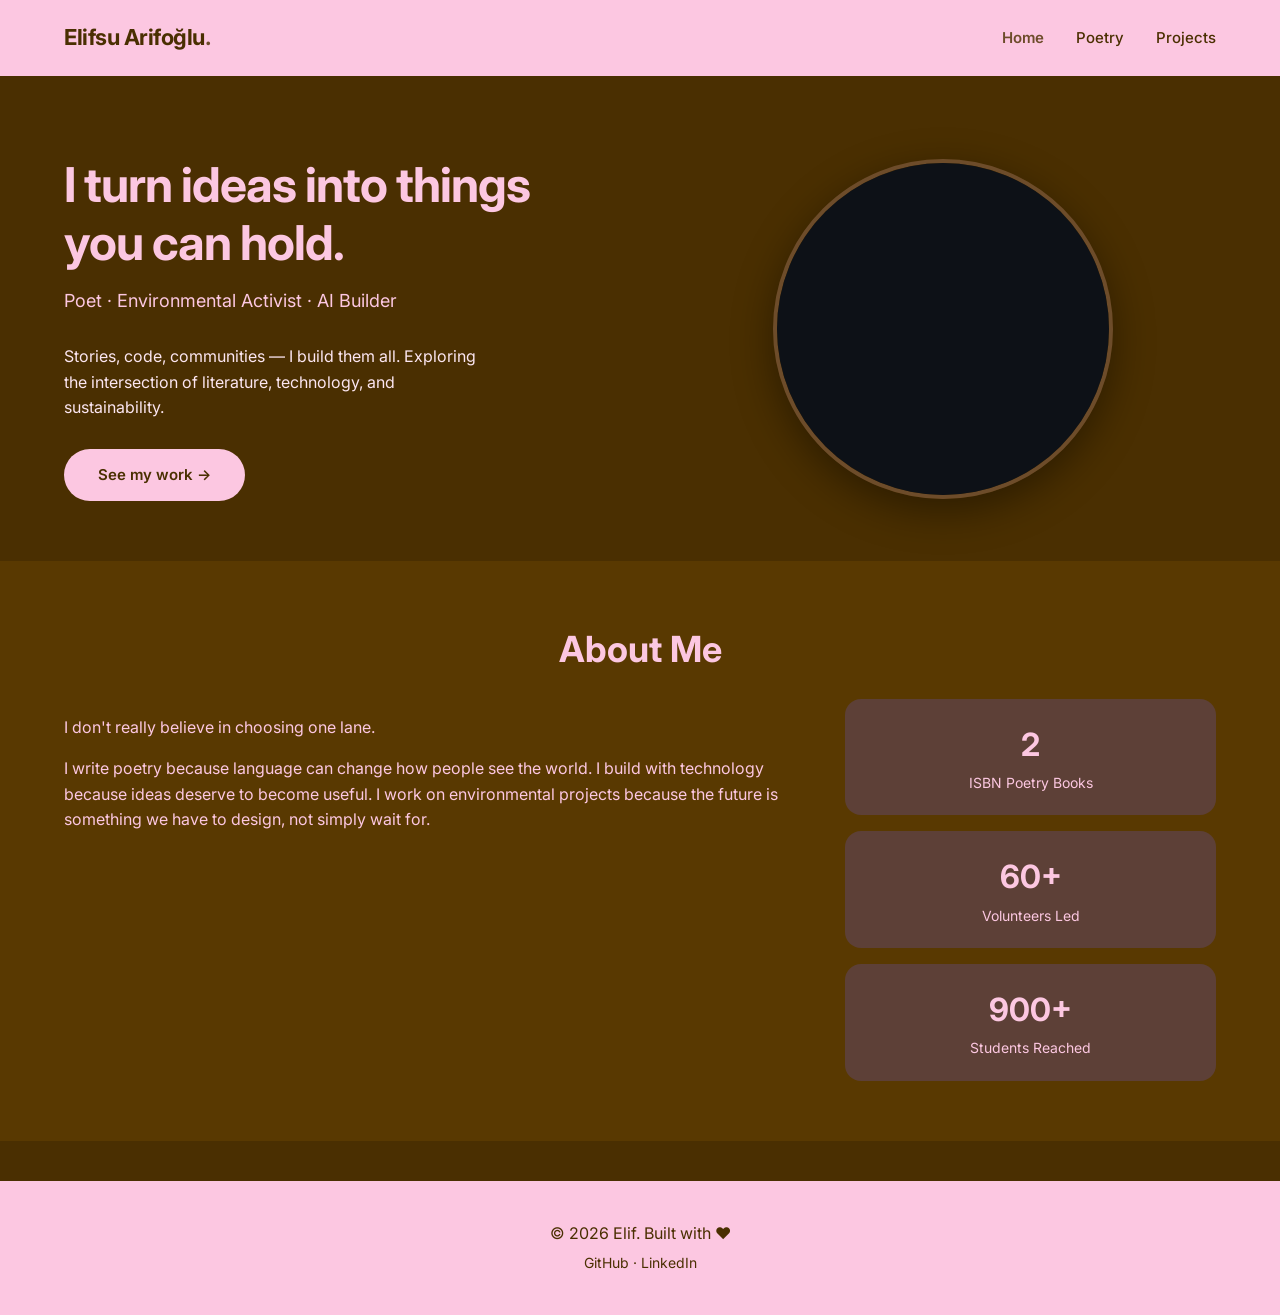
<file: index.html>
<!DOCTYPE html>
<html lang="en">
<head>
    <meta charset="UTF-8" />
    <meta name="viewport" content="width=device-width, initial-scale=1.0" />
    <title>Elifsu Arifoğlu | Portfolio</title>
    <link rel="stylesheet" href="style.css" />
    <link href="https://fonts.googleapis.com/css2?family=Inter:wght@300;400;500;600;700&display=swap" rel="stylesheet" />
</head>
<body>

    <nav>
        <div class="container">
            <div class="logo">Elifsu Arifoğlu<span>.</span></div>
            <ul class="nav-links">
                <li><a href="index.html" class="active">Home</a></li>
                <li><a href="poetry.html">Poetry</a></li>
                <li><a href="projects.html">Projects</a></li>
            </ul>
        </div>
    </nav>

    <!-- HERO -->
    <section class="hero">
        <div class="container">
            <div class="hero-content">
                <h1>I turn ideas into <span>things you can hold</span>.</h1>
                <p>Poet · Environmental Activist · AI Builder</p>
                <p style="font-size: 16px; color: #fce6f1; max-width: 420px;">
                    Stories, code, communities — I build them all. 
                    Exploring the intersection of literature, technology, and sustainability.
                </p>
                <a href="projects.html" class="btn">See my work →</a>
            </div>
            <div class="hero-image">
                <img src="elif-photo.png" alt="Elif" />
            </div>
        </div>
    </section>

    <!-- ABOUT -->
    <section style="background: #593901; padding: 60px 0;">
        <div class="container">
            <h2 class="section-title">About Me</h2>
            <div class="about-grid">
                <div class="about-text">
                    <p>
                    </p>
                        I don't really believe in choosing one lane.
                    </p>    
                        I write poetry because language can change how people see the world.
                        I build with technology because ideas deserve to become useful.
                        I work on environmental projects because the future is something we have to design, not simply wait for.
                    </p>
                    </p>
                </div>
                <div class="about-stats">
                    <div class="stat">
                        <span class="stat-number">2</span>
                        <span class="stat-label">ISBN Poetry Books</span>
                    </div>
                    <div class="stat">
                        <span class="stat-number">60+</span>
                        <span class="stat-label">Volunteers Led</span>
                    </div>
                    <div class="stat">
                        <span class="stat-number">900+</span>
                        <span class="stat-label">Students Reached</span>
                    </div>
                </div>
            </div>
        </div>
    </section>

    <footer>
        <div class="container">
            <p>© 2026 Elif. Built with ❤️</p>
            <p style="margin-top: 6px; font-size: 14px;">
                <a href="https://github.com/elifsuarifoglu" target="_blank">GitHub</a> ·
                <a href="https://linkedin.com/in/elifsu-arifoğlu-418056383" target="_blank">LinkedIn</a>
            </p>
        </div>
    </footer>

    <script src="script.js"></script>
</body>
</html>
</file>
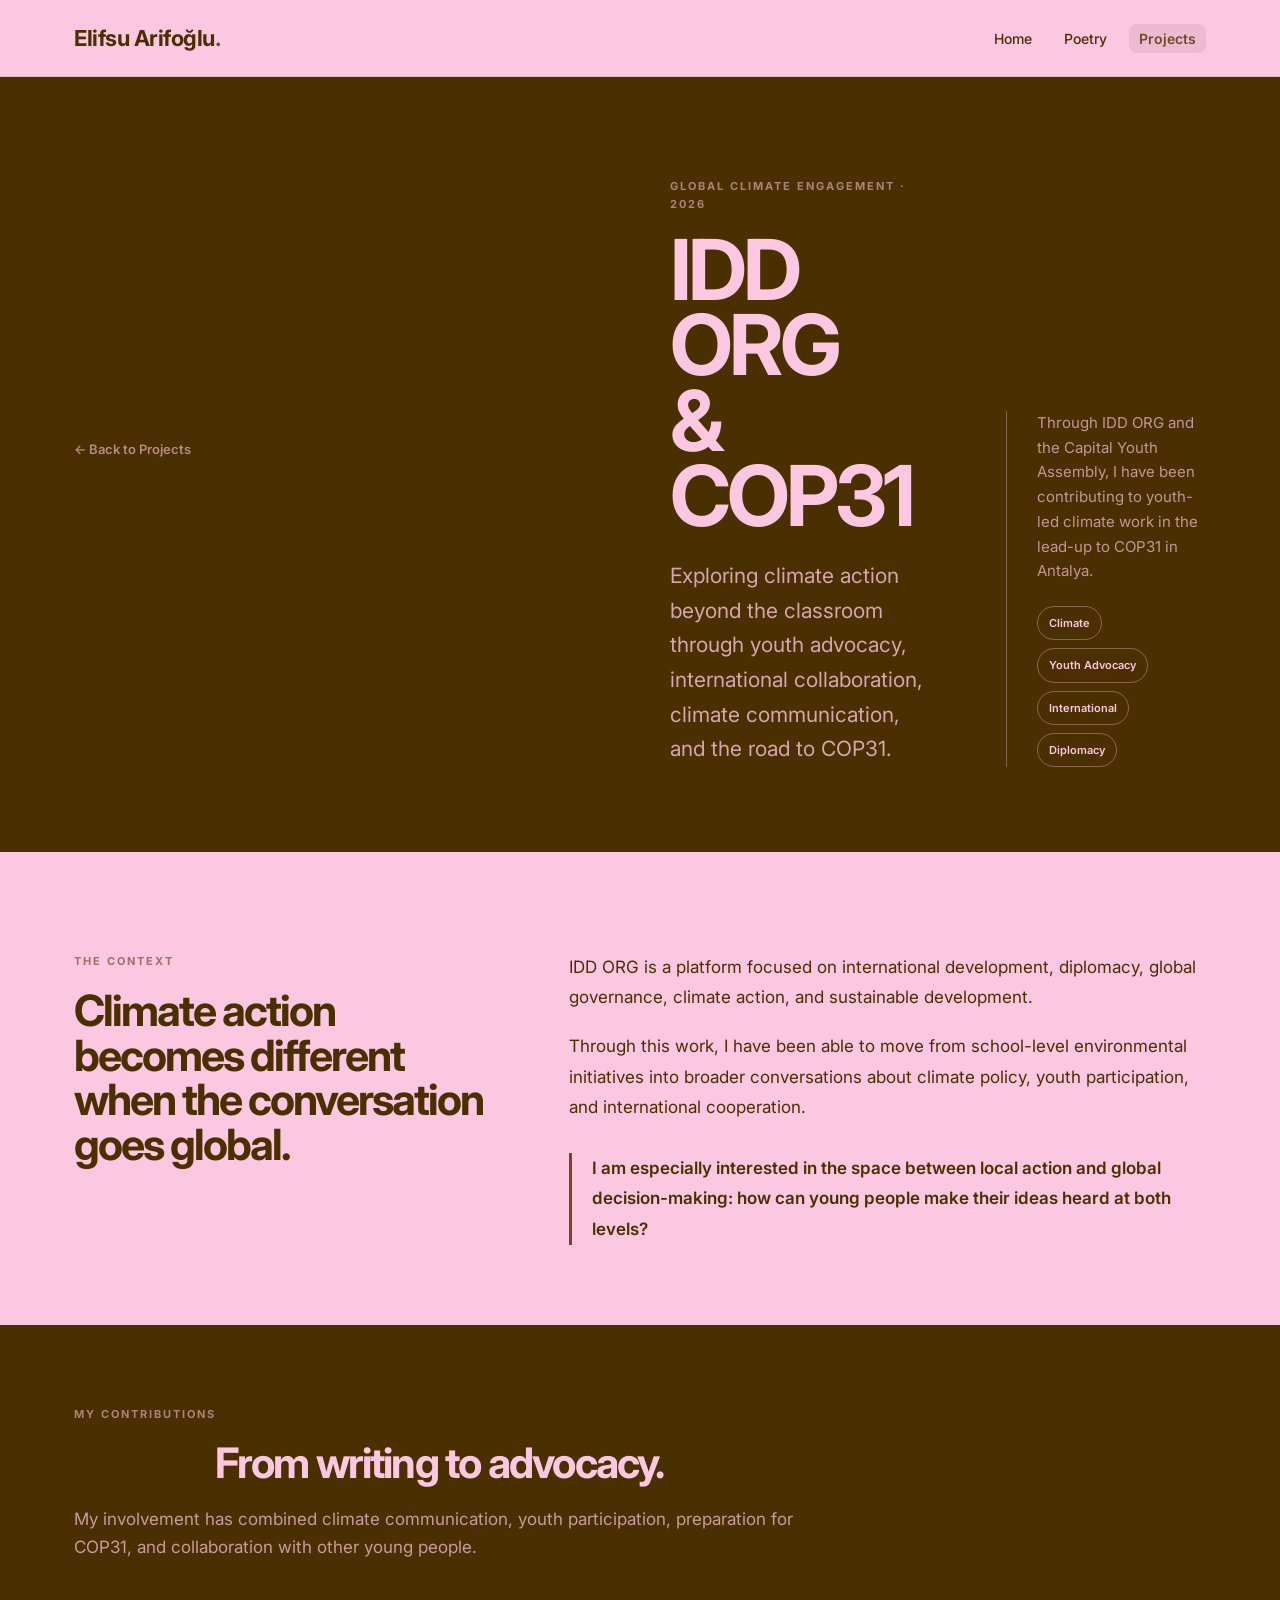
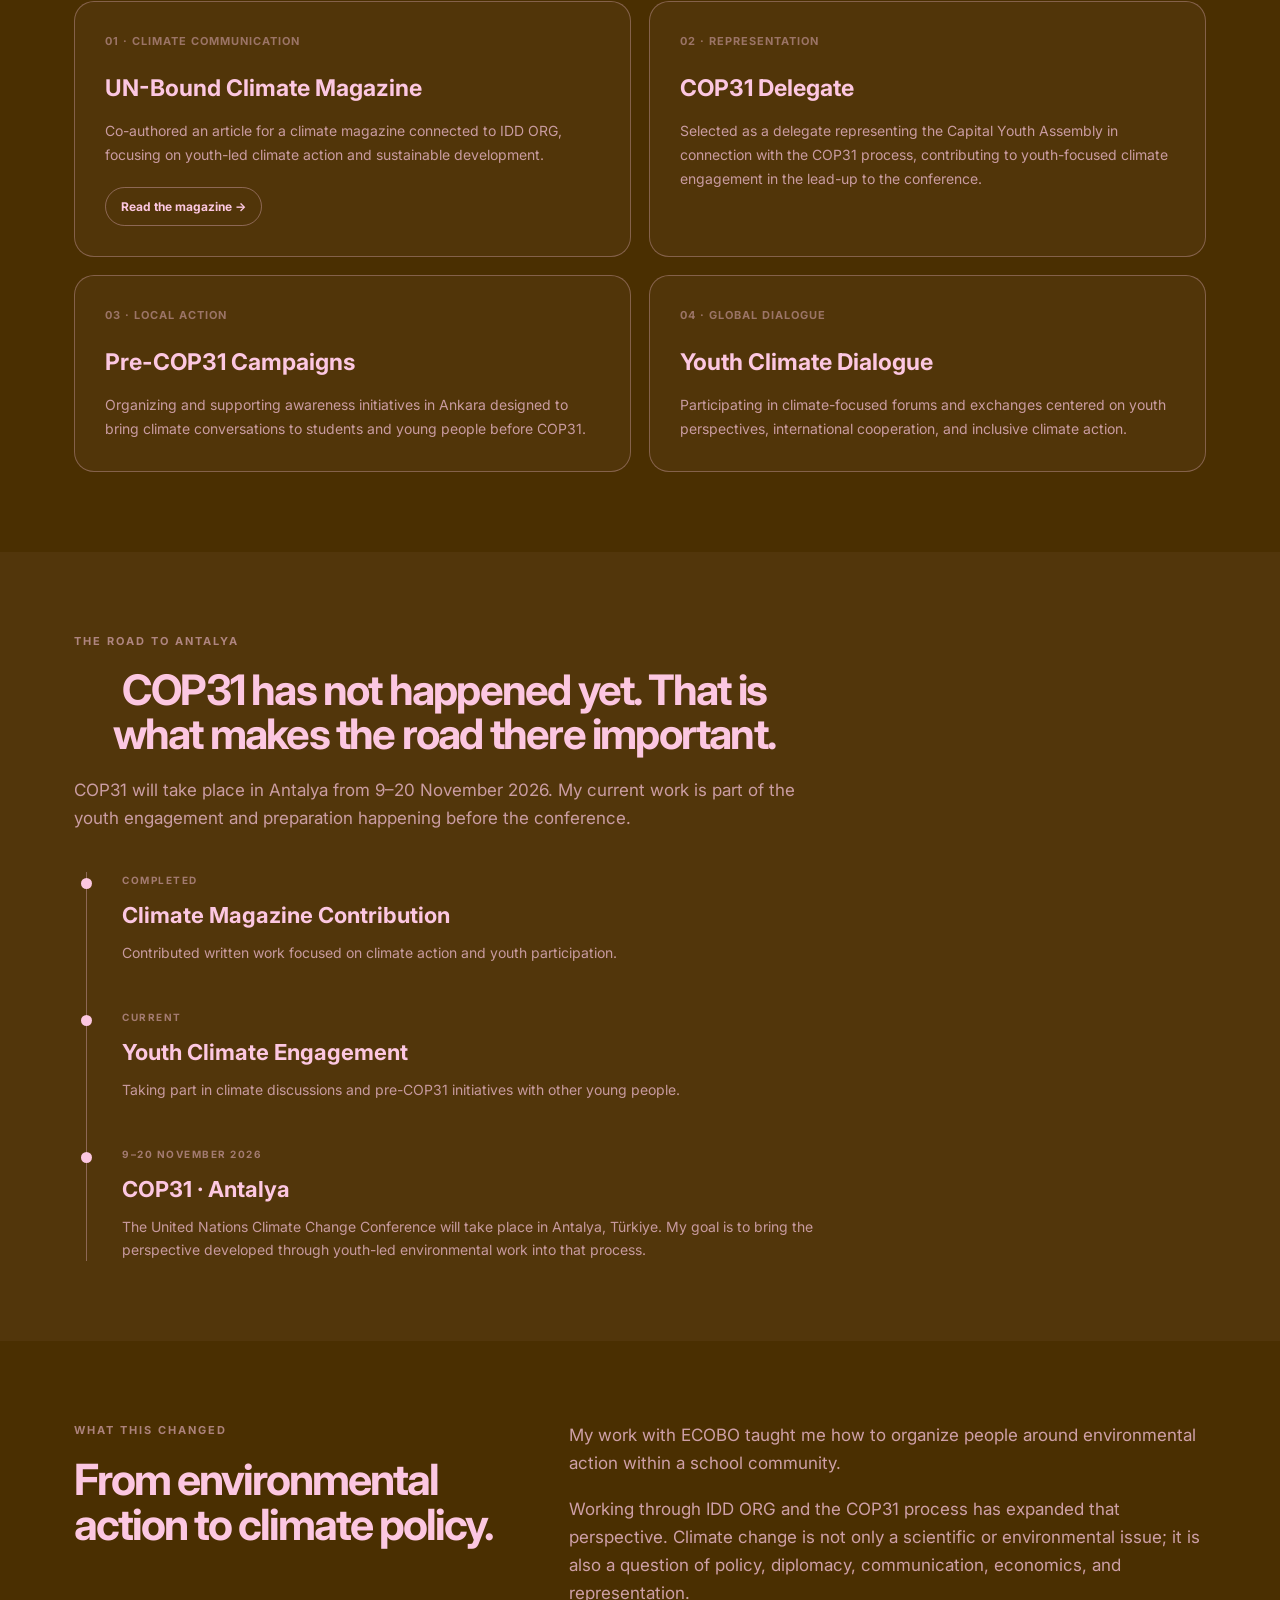
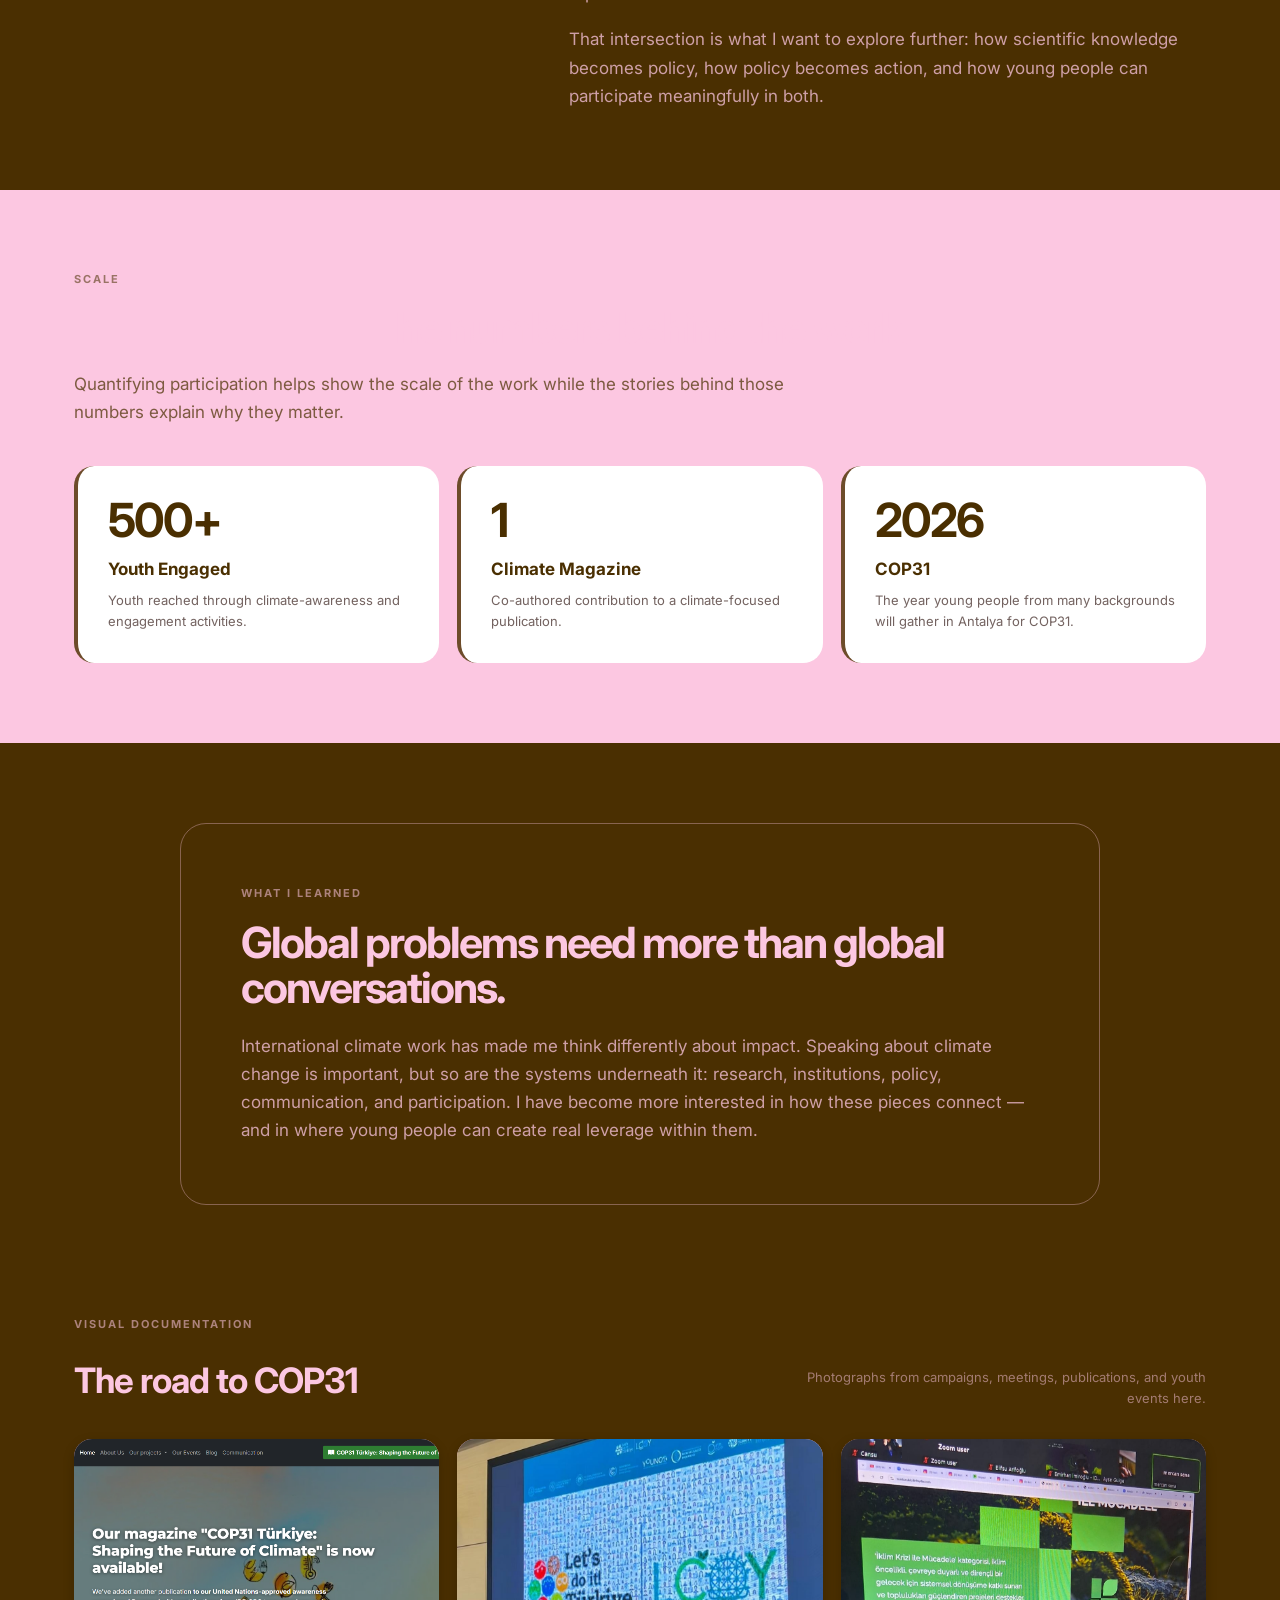
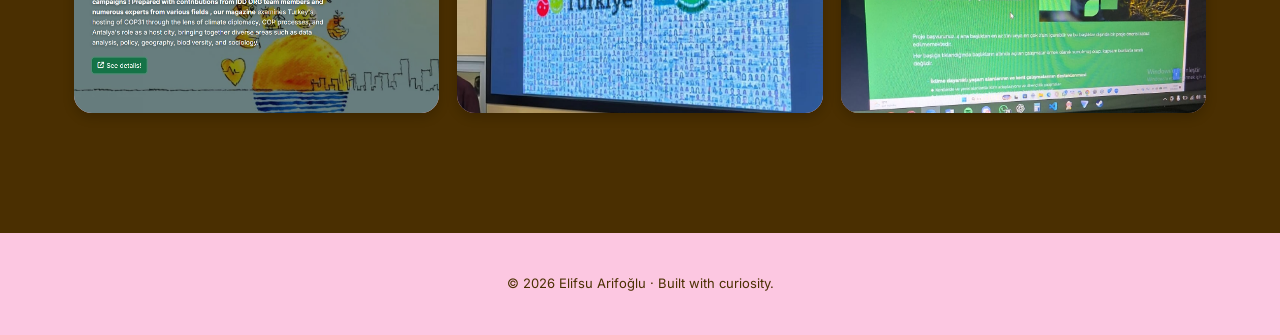
<file: cop31.html>
<!DOCTYPE html>
<html lang="en">
<head>
    <meta charset="UTF-8" />
    <meta name="viewport" content="width=device-width, initial-scale=1.0" />

    <title>IDD ORG & COP31 | Elifsu Arifoğlu</title>

    <link rel="stylesheet" href="style.css" />

    <link
        href="https://fonts.googleapis.com/css2?family=Inter:wght@300;400;500;600;700&display=swap"
        rel="stylesheet"
    />

    <style>
        * {
            margin: 0;
            padding: 0;
            box-sizing: border-box;
        }

        html {
            scroll-behavior: smooth;
        }

        body {
            font-family: 'Inter', -apple-system, BlinkMacSystemFont, sans-serif;
            background: #4a2f01;
            color: #fcc7e1;
            line-height: 1.65;
        }

        a {
            color: inherit;
        }

        .container {
            max-width: 1180px;
            margin: 0 auto;
            padding: 0 24px;
        }

        /* =========================
           NAVIGATION
        ========================== */

        nav {
            padding: 20px 0;
            background: #fcc7e1;
            position: sticky;
            top: 0;
            z-index: 100;
            border-bottom: 1px solid rgba(74, 47, 1, 0.12);
        }

        nav .container {
            display: flex;
            justify-content: space-between;
            align-items: center;
            gap: 20px;
        }

        .logo {
            color: #4a2f01;
            text-decoration: none;
            font-size: 22px;
            font-weight: 700;
            letter-spacing: -0.5px;
        }

        .logo span {
            color: #6D4C2A;
        }

        .nav-links {
            display: flex;
            gap: 12px;
            list-style: none;
            flex-wrap: wrap;
            justify-content: flex-end;
        }

        .nav-links a {
            color: #4a2f01;
            text-decoration: none;
            font-size: 14px;
            font-weight: 500;
            padding: 6px 10px;
            border-radius: 8px;
            transition: all 0.25s ease;
        }

        .nav-links a:hover,
        .nav-links a.active {
            color: #6D4C2A;
            background: rgba(74, 47, 1, 0.08);
        }

        /* =========================
           HERO
        ========================== */

        .hero {
            padding: 100px 0 85px;
        }

        .back-link {
            display: inline-block;
            text-decoration: none;
            font-size: 13px;
            font-weight: 600;
            opacity: 0.6;
            margin-bottom: 45px;
        }

        .back-link:hover {
            opacity: 1;
        }

        .hero-grid {
            display: grid;
            grid-template-columns: 1.15fr 0.85fr;
            gap: 65px;
            align-items: end;
        }

        .eyebrow {
            font-size: 11px;
            font-weight: 700;
            text-transform: uppercase;
            letter-spacing: 2px;
            opacity: 0.55;
            margin-bottom: 18px;
        }

        .hero h1 {
            font-size: clamp(48px, 7vw, 84px);
            line-height: 0.9;
            letter-spacing: -4px;
            margin-bottom: 25px;
        }

        .hero-title {
            max-width: 720px;
            font-size: 21px;
            opacity: 0.78;
        }

        .hero-side {
            border-left: 1px solid rgba(252, 199, 225, 0.35);
            padding-left: 30px;
        }

        .hero-side p {
            font-size: 15px;
            opacity: 0.68;
            margin-bottom: 22px;
        }

        .tag-row {
            display: flex;
            flex-wrap: wrap;
            gap: 8px;
        }

        .tag {
            padding: 7px 11px;
            border: 1px solid rgba(252, 199, 225, 0.35);
            border-radius: 999px;
            font-size: 11px;
            font-weight: 600;
        }

        /* =========================
           GENERAL
        ========================== */

        section {
            padding: 80px 0;
        }

        .section-label {
            font-size: 11px;
            font-weight: 700;
            text-transform: uppercase;
            letter-spacing: 2px;
            opacity: 0.55;
            margin-bottom: 18px;
        }

        .section-title {
            font-size: 42px;
            line-height: 1.05;
            letter-spacing: -1.8px;
            margin-bottom: 20px;
        }

        .section-description {
            max-width: 730px;
            font-size: 17px;
            opacity: 0.71;
        }

        /* =========================
           ABOUT
        ========================== */

        .about-section {
            background: #fcc7e1;
            color: #4a2f01;
        }

        .about-grid {
            display: grid;
            grid-template-columns: 0.8fr 1.2fr;
            gap: 70px;
        }

        .about-grid .section-label {
            color: #4a2f01;
        }

        .about-grid h2 {
            font-size: 43px;
            line-height: 1.04;
            letter-spacing: -2px;
        }

        .about-text {
            font-size: 18px;
            line-height: 1.8;
        }

        .about-text p + p {
            margin-top: 18px;
        }

        .quote {
            margin-top: 30px;
            border-left: 3px solid #6D4C2A;
            padding-left: 20px;
            font-size: 17px;
            font-weight: 600;
        }

        /* =========================
           CONTRIBUTIONS
        ========================== */

        .contribution-header {
            max-width: 730px;
            margin-bottom: 40px;
        }

        .contribution-grid {
            display: grid;
            grid-template-columns: repeat(2, 1fr);
            gap: 18px;
        }

        .contribution-card {
            padding: 30px;
            border: 1px solid rgba(252, 199, 225, 0.3);
            border-radius: 20px;
            background: rgba(252, 199, 225, 0.04);
        }

        .contribution-number {
            display: block;
            font-size: 11px;
            font-weight: 700;
            letter-spacing: 1px;
            opacity: 0.43;
            margin-bottom: 20px;
        }

        .contribution-card h3 {
            font-size: 23px;
            margin-bottom: 11px;
        }

        .contribution-card p {
            font-size: 14px;
            opacity: 0.7;
            line-height: 1.7;
        }

        .magazine-button {
            display: inline-flex;
            margin-top: 20px;
            padding: 9px 15px;
            border: 1px solid rgba(252, 199, 225, 0.35);
            border-radius: 999px;
            text-decoration: none;
            font-size: 12px;
            font-weight: 700;
            transition: transform 0.25s ease,
                        background 0.25s ease;
        }

        .magazine-button:hover {
            transform: translateY(-2px);
            background: rgba(252, 199, 225, 0.08);
        }

        /* =========================
           COP31 TIMELINE
        ========================== */

        .timeline-section {
            background: rgba(252, 199, 225, 0.045);
        }

        .timeline-header {
            max-width: 740px;
            margin-bottom: 40px;
        }

        .timeline {
            border-left: 1px solid rgba(252, 199, 225, 0.35);
            margin-left: 12px;
        }

        .timeline-item {
            position: relative;
            padding: 0 0 45px 35px;
        }

        .timeline-item:last-child {
            padding-bottom: 0;
        }

        .timeline-dot {
            position: absolute;
            width: 11px;
            height: 11px;
            border-radius: 50%;
            background: #fcc7e1;
            left: -6px;
            top: 6px;
        }

        .timeline-date {
            display: block;
            font-size: 10px;
            text-transform: uppercase;
            letter-spacing: 1.5px;
            font-weight: 700;
            opacity: 0.48;
            margin-bottom: 8px;
        }

        .timeline-item h3 {
            font-size: 22px;
            margin-bottom: 8px;
        }

        .timeline-item p {
            max-width: 720px;
            font-size: 14px;
            opacity: 0.69;
        }

        /* =========================
           GLOBAL PERSPECTIVE
        ========================== */

        .global-grid {
            display: grid;
            grid-template-columns: 0.8fr 1.2fr;
            gap: 70px;
        }

        .global-grid h2 {
            font-size: 43px;
            line-height: 1.05;
            letter-spacing: -2px;
        }

        .global-text {
            font-size: 17px;
            opacity: 0.74;
        }

        .global-text p + p {
            margin-top: 18px;
        }

        /* =========================
           IMPACT
        ========================== */

        .impact-section {
            background: #fcc7e1;
            color: #4a2f01;
        }

        .impact-section .section-label {
            color: #4a2f01;
        }

        .impact-grid {
            display: grid;
            grid-template-columns: repeat(3, 1fr);
            gap: 18px;
            margin-top: 40px;
        }

        .impact-card {
            background: #ffffff;
            border-radius: 20px;
            padding: 30px;
            border-left: 4px solid #6D4C2A;
        }

        .impact-number {
            font-size: 47px;
            font-weight: 700;
            letter-spacing: -2px;
            line-height: 1;
            margin-bottom: 12px;
        }

        .impact-card h3 {
            font-size: 17px;
            margin-bottom: 7px;
        }

        .impact-card p {
            color: #3E2723;
            font-size: 13px;
            opacity: 0.72;
        }

        /* =========================
           WHAT I LEARNED
        ========================== */

        .reflection {
            max-width: 920px;
            margin: 0 auto;
        }

        .reflection-box {
            padding: 60px;
            border: 1px solid rgba(252, 199, 225, 0.35);
            border-radius: 26px;
        }

        .reflection-box h2 {
            font-size: 43px;
            line-height: 1.05;
            letter-spacing: -2px;
            margin-bottom: 22px;
        }

        .reflection-box p {
            max-width: 800px;
            font-size: 17px;
            opacity: 0.74;
        }

        /* =========================
           GALLERY - DÜZELTİLDİ
        ========================== */

        .gallery {
            padding-top: 30px;
        }

        .gallery-header {
            display: flex;
            justify-content: space-between;
            align-items: flex-end;
            gap: 20px;
            margin-bottom: 30px;
        }

        .gallery-header h2 {
            font-size: 35px;
            letter-spacing: -1px;
        }

        .gallery-header p {
            max-width: 400px;
            font-size: 13px;
            opacity: 0.5;
            text-align: right;
        }

        .gallery-grid {
            display: grid;
            grid-template-columns: repeat(3, 1fr);
            gap: 18px;
        }

        .gallery-item {
            aspect-ratio: 4 / 3;
            background: #fcc7e1;
            border-radius: 18px;
            overflow: hidden;
            box-shadow: 0 4px 12px rgba(0, 0, 0, 0.2);
            transition: transform 0.3s, box-shadow 0.3s;
        }

        .gallery-item:hover {
            transform: scale(1.03);
            box-shadow: 0 8px 24px rgba(0, 0, 0, 0.4);
            z-index: 2;
        }

        .gallery-item .placeholder {
            width: 100%;
            height: 100%;
            overflow: hidden;
            display: flex;
            align-items: center;
            justify-content: center;
        }

        .gallery-item .placeholder img {
            width: 100% !important;
            height: 100% !important;
            object-fit: cover !important;
            display: block !important;
            transition: transform 0.5s ease;
        }

        .gallery-item:hover .placeholder img {
            transform: scale(1.1);
        }

        /* =========================
           FOOTER
        ========================== */

        footer {
            padding: 40px 0;
            background: #fcc7e1;
            color: #4a2f01;
            text-align: center;
        }

        footer p {
            font-size: 13px;
        }

        footer a {
            color: #4a2f01;
            text-decoration: none;
            font-weight: 600;
        }

        /* =========================
           RESPONSIVE
        ========================== */

        @media (max-width: 850px) {

            nav .container {
                flex-direction: column;
            }

            .hero-grid,
            .about-grid,
            .global-grid {
                grid-template-columns: 1fr;
            }

            .hero-side {
                border-left: none;
                border-top: 1px solid rgba(252, 199, 225, 0.35);
                padding-left: 0;
                padding-top: 25px;
            }

            .contribution-grid,
            .impact-grid {
                grid-template-columns: 1fr 1fr;
            }

            .gallery-grid {
                grid-template-columns: 1fr 1fr;
            }

            .gallery-header {
                flex-direction: column;
                align-items: flex-start;
            }

            .gallery-header p {
                text-align: left;
            }
        }

        @media (max-width: 600px) {

            .container {
                padding: 0 18px;
            }

            section {
                padding: 55px 0;
            }

            .hero {
                padding: 70px 0 55px;
            }

            .hero h1 {
                letter-spacing: -3px;
            }

            .hero-title {
                font-size: 17px;
            }

            .contribution-grid,
            .impact-grid,
            .gallery-grid {
                grid-template-columns: 1fr;
            }

            .about-grid h2,
            .global-grid h2,
            .impact-section .section-title,
            .reflection-box h2 {
                font-size: 31px;
            }

            .impact-number {
                font-size: 42px;
            }

            .reflection-box {
                padding: 32px 24px;
            }
        }
    </style>
</head>


<body>

    <!-- =========================
         NAVIGATION
    ========================== -->

    <nav>
        <div class="container">

            <a href="index.html" class="logo">
                Elifsu Arifoğlu<span>.</span>
            </a>

            <ul class="nav-links">

                <li>
                    <a href="index.html">Home</a>
                </li>

                <li>
                    <a href="poetry.html">Poetry</a>
                </li>

                <li>
                    <a href="projects.html" class="active">Projects</a>
                </li>

            </ul>

        </div>
    </nav>


    <!-- =========================
         HERO
    ========================== -->

    <header class="hero">

        <div class="container">

            <a href="projects.html" class="back-link">
                ← Back to Projects
            </a>

            <div class="hero-grid">

                <div>

                    <div class="eyebrow">
                        Global Climate Engagement · 2026
                    </div>

                    <h1>
                        IDD ORG<br />
                        &amp; COP31
                    </h1>

                    <p class="hero-title">
                        Exploring climate action beyond the classroom
                        through youth advocacy, international collaboration,
                        climate communication, and the road to COP31.
                    </p>

                </div>


                <div class="hero-side">

                    <p>
                        Through IDD ORG and the Capital Youth Assembly,
                        I have been contributing to youth-led climate
                        work in the lead-up to COP31 in Antalya.
                    </p>

                    <div class="tag-row">

                        <span class="tag">
                            Climate
                        </span>

                        <span class="tag">
                            Youth Advocacy
                        </span>

                        <span class="tag">
                            International
                        </span>

                        <span class="tag">
                            Diplomacy
                        </span>

                    </div>

                </div>

            </div>

        </div>

    </header>


    <!-- =========================
         ABOUT
    ========================== -->

    <section class="about-section">

        <div class="container">

            <div class="about-grid">

                <div>

                    <div class="section-label">
                        The Context
                    </div>

                    <h2>
                        Climate action becomes
                        different when the
                        conversation goes global.
                    </h2>

                </div>


                <div class="about-text">

                    <p>
                        IDD ORG is a platform focused on international
                        development, diplomacy, global governance,
                        climate action, and sustainable development.
                    </p>

                    <p>
                        Through this work, I have been able to move from
                        school-level environmental initiatives into
                        broader conversations about climate policy,
                        youth participation, and international cooperation.
                    </p>

                    <div class="quote">
                        I am especially interested in the space between
                        local action and global decision-making:
                        how can young people make their ideas heard
                        at both levels?
                    </div>

                </div>

            </div>

        </div>

    </section>


    <!-- =========================
         CONTRIBUTIONS
    ========================== -->

    <section>

        <div class="container">

            <div class="contribution-header">

                <div class="section-label">
                    My Contributions
                </div>

                <h2 class="section-title">
                    From writing to advocacy.
                </h2>

                <p class="section-description">
                    My involvement has combined climate communication,
                    youth participation, preparation for COP31, and
                    collaboration with other young people.
                </p>

            </div>


            <div class="contribution-grid">


                <!-- MAGAZINE -->

                <article class="contribution-card">

                    <span class="contribution-number">
                        01 · CLIMATE COMMUNICATION
                    </span>

                    <h3>
                        UN-Bound Climate Magazine
                    </h3>

                    <p>
                        Co-authored an article for a climate magazine
                        connected to IDD ORG, focusing on youth-led
                        climate action and sustainable development.
                    </p>

                    <a
                        href="https://iklimdd.org/public/dergi/?sayfa=1"
                        class="magazine-button"
                        target="_blank"
                        rel="noopener noreferrer"
                    >
                        Read the magazine →
                    </a>

                </article>


                <!-- DELEGATE -->

                <article class="contribution-card">

                    <span class="contribution-number">
                        02 · REPRESENTATION
                    </span>

                    <h3>
                        COP31 Delegate
                    </h3>

                    <p>
                        Selected as a delegate representing the Capital
                        Youth Assembly in connection with the COP31 process,
                        contributing to youth-focused climate engagement
                        in the lead-up to the conference.
                    </p>

                </article>


                <!-- CAMPAIGNS -->

                <article class="contribution-card">

                    <span class="contribution-number">
                        03 · LOCAL ACTION
                    </span>

                    <h3>
                        Pre-COP31 Campaigns
                    </h3>

                    <p>
                        Organizing and supporting awareness initiatives
                        in Ankara designed to bring climate conversations
                        to students and young people before COP31.
                    </p>

                </article>


                <!-- FORUMS -->

                <article class="contribution-card">

                    <span class="contribution-number">
                        04 · GLOBAL DIALOGUE
                    </span>

                    <h3>
                        Youth Climate Dialogue
                    </h3>

                    <p>
                        Participating in climate-focused forums and
                        exchanges centered on youth perspectives,
                        international cooperation, and inclusive
                        climate action.
                    </p>

                </article>


            </div>

        </div>

    </section>


    <!-- =========================
         ROAD TO COP31
    ========================== -->

    <section class="timeline-section">

        <div class="container">

            <div class="timeline-header">

                <div class="section-label">
                    The Road to Antalya
                </div>

                <h2 class="section-title">
                    COP31 has not happened yet.
                    That is what makes the road there important.
                </h2>

                <p class="section-description">
                    COP31 will take place in Antalya from
                    9–20 November 2026. My current work is part
                    of the youth engagement and preparation happening
                    before the conference.
                </p>

            </div>


            <div class="timeline">

                <div class="timeline-item">

                    <span class="timeline-dot"></span>

                    <span class="timeline-date">
                        Completed
                    </span>

                    <h3>
                        Climate Magazine Contribution
                    </h3>

                    <p>
                        Contributed written work focused on climate
                        action and youth participation.
                    </p>

                </div>


                <div class="timeline-item">

                    <span class="timeline-dot"></span>

                    <span class="timeline-date">
                        Current
                    </span>

                    <h3>
                        Youth Climate Engagement
                    </h3>

                    <p>
                        Taking part in climate discussions and
                        pre-COP31 initiatives with other young people.
                    </p>

                </div>


                <div class="timeline-item">

                    <span class="timeline-dot"></span>

                    <span class="timeline-date">
                        9–20 November 2026
                    </span>

                    <h3>
                        COP31 · Antalya
                    </h3>

                    <p>
                        The United Nations Climate Change Conference
                        will take place in Antalya, Türkiye. My goal is
                        to bring the perspective developed through
                        youth-led environmental work into that process.
                    </p>

                </div>


            </div>

        </div>

    </section>


    <!-- =========================
         GLOBAL PERSPECTIVE
    ========================== -->

    <section>

        <div class="container">

            <div class="global-grid">

                <div>

                    <div class="section-label">
                        What This Changed
                    </div>

                    <h2>
                        From environmental
                        action to climate policy.
                    </h2>

                </div>


                <div class="global-text">

                    <p>
                        My work with ECOBO taught me how to organize
                        people around environmental action within a
                        school community.
                    </p>

                    <p>
                        Working through IDD ORG and the COP31 process
                        has expanded that perspective. Climate change
                        is not only a scientific or environmental issue;
                        it is also a question of policy, diplomacy,
                        communication, economics, and representation.
                    </p>

                    <p>
                        That intersection is what I want to explore
                        further: how scientific knowledge becomes policy,
                        how policy becomes action, and how young people
                        can participate meaningfully in both.
                    </p>

                </div>

            </div>

        </div>

    </section>


    <!-- =========================
         IMPACT
    ========================== -->

    <section class="impact-section">

        <div class="container">

            <div class="section-label">
                Scale
            </div>

            <h2 class="section-title">
                The numbers behind the work.
            </h2>

            <p class="section-description">
                Quantifying participation helps show the scale of
                the work while the stories behind those numbers
                explain why they matter.
            </p>


            <div class="impact-grid">


                <div class="impact-card">

                    <div class="impact-number">
                        500+
                    </div>

                    <h3>
                        Youth Engaged
                    </h3>

                    <p>
                        Youth reached through climate-awareness
                        and engagement activities.
                    </p>

                </div>


                <div class="impact-card">

                    <div class="impact-number">
                        1
                    </div>

                    <h3>
                        Climate Magazine
                    </h3>

                    <p>
                        Co-authored contribution to a climate-focused
                        publication.
                    </p>

                </div>


                <div class="impact-card">

                    <div class="impact-number">
                        2026
                    </div>

                    <h3>
                        COP31
                    </h3>

                    <p>
                        The year young people from many backgrounds
                        will gather in Antalya for COP31.
                    </p>

                </div>


            </div>

        </div>

    </section>


    <!-- =========================
         REFLECTION
    ========================== -->

    <section>

        <div class="container">

            <div class="reflection">

                <div class="reflection-box">

                    <div class="section-label">
                        What I Learned
                    </div>

                    <h2>
                        Global problems need more
                        than global conversations.
                    </h2>

                    <p>
                        International climate work has made me think
                        differently about impact. Speaking about climate
                        change is important, but so are the systems
                        underneath it: research, institutions, policy,
                        communication, and participation. I have become
                        more interested in how these pieces connect —
                        and in where young people can create real leverage
                        within them.
                    </p>

                </div>

            </div>

        </div>

    </section>


    <!-- =========================
         GALLERY - DÜZELTİLDİ
    ========================== -->

    <section class="gallery">

        <div class="container">

            <div class="gallery-header">

                <div>

                    <div class="section-label">
                        Visual Documentation
                    </div>

                    <h2>
                        The road to COP31
                    </h2>

                </div>

                <p>
                    Photographs from campaigns, meetings,
                    publications, and youth events here.
                </p>

            </div>

            <div class="gallery-grid">

                <div class="gallery-item">
                    <div class="placeholder">
                        <img src="images/idddergi.png" alt="IDD Magazine" />
                    </div>
                </div>

                <div class="gallery-item">
                    <div class="placeholder">
                        <img src="images/lcoy.jpeg" alt="LCOY" />
                    </div>
                </div>

                <div class="gallery-item">
                    <div class="placeholder">
                        <img src="images/idd.jpeg" alt="IDD" style="object-position: center 19%;" />
                    </div>
                </div>

            </div>

        </div>

    </section>


    <!-- =========================
         FOOTER
    ========================== -->

    <footer>

        <div class="container">

            <p>
                © 2026 Elifsu Arifoğlu · Built with curiosity.
            </p>

        </div>

    </footer>

</body>
</html>
</file>
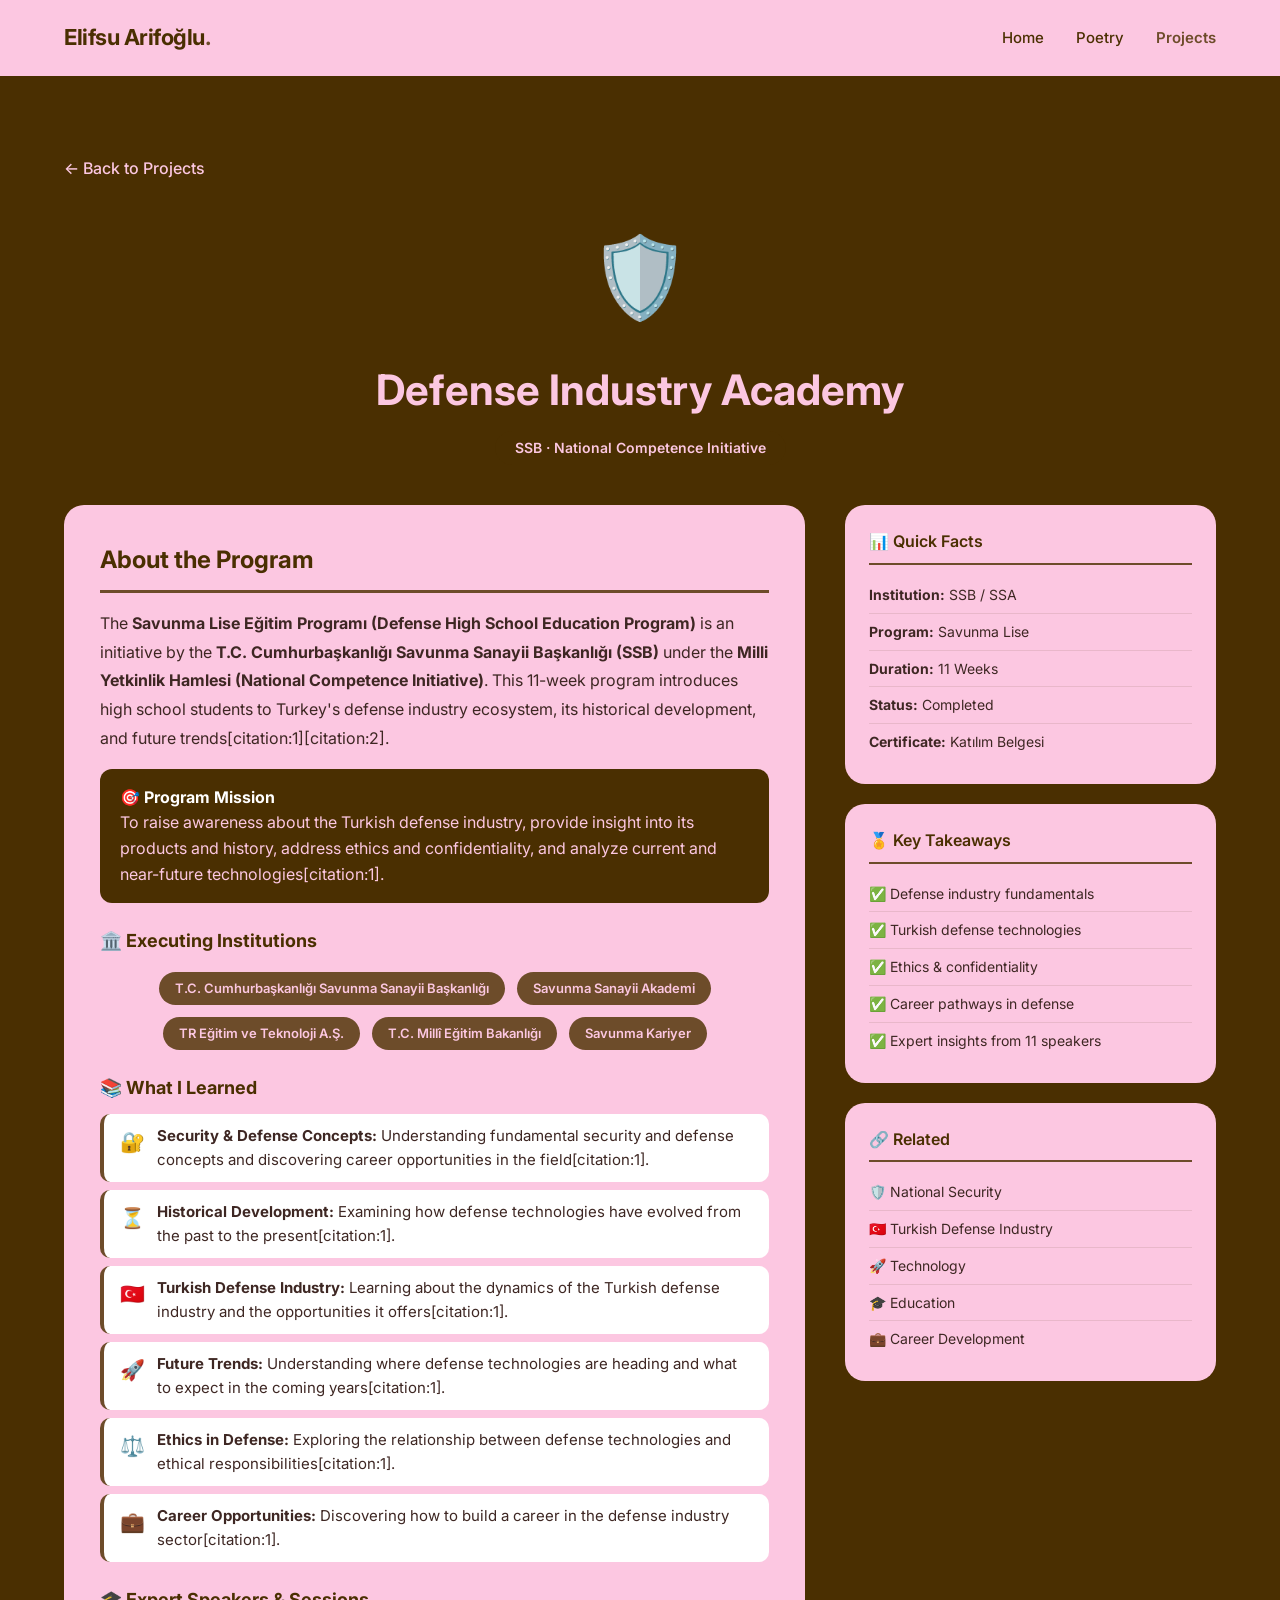
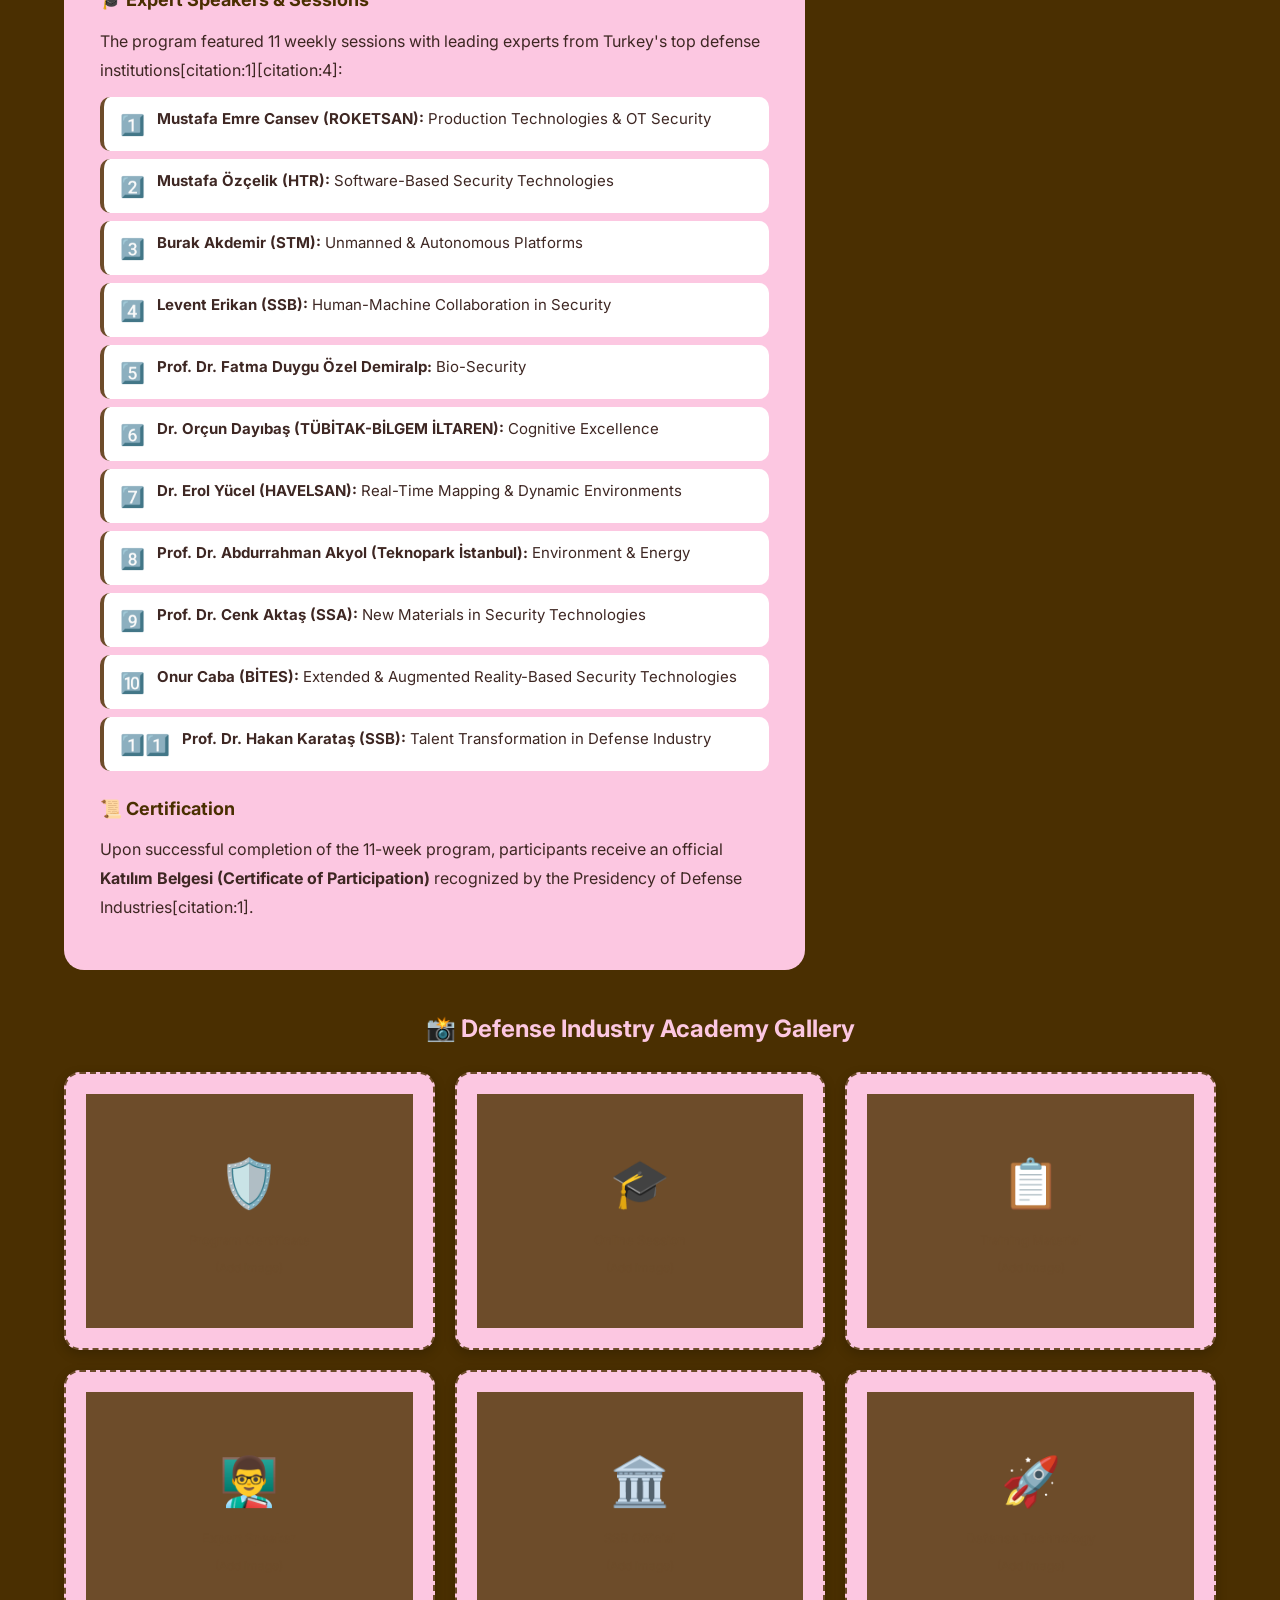
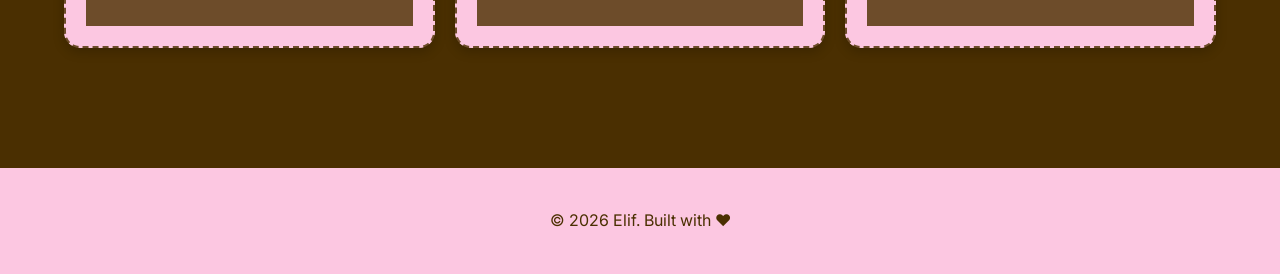
<file: defence-academy.html>
<!DOCTYPE html>
<html lang="en">
<head>
    <meta charset="UTF-8" />
    <meta name="viewport" content="width=device-width, initial-scale=1.0" />
    <title>Defense Industry Academy | Elifsu Arifoğlu</title>
    <link rel="stylesheet" href="style.css" />
    <link href="https://fonts.googleapis.com/css2?family=Inter:wght@300;400;500;600;700&display=swap" rel="stylesheet" />
    <style>
        /* Savunma Sanayii özel stilleri - SADECE İÇERİK İÇİN */
        .project-hero {
            text-align: center;
            margin-bottom: 40px;
        }

        .project-hero .icon-large {
            font-size: 80px;
            display: block;
            margin-bottom: 16px;
        }

        .project-hero h1 {
            font-size: 42px;
            font-weight: 700;
            color: #fcc7e1;
            margin-bottom: 8px;
        }

        .project-hero .tag-large {
            display: inline-block;
            padding: 6px 20px;
            background: #4a2f01;
            border-radius: 30px;
            font-size: 14px;
            font-weight: 600;
            color: #fcc7e1;
        }

        .project-content {
            display: grid;
            grid-template-columns: 2fr 1fr;
            gap: 40px;
            margin-top: 30px;
        }

        .project-main {
            background: #fcc7e1;
            border-radius: 20px;
            padding: 36px;
            color: #4a2f01;
        }

        .project-main h2 {
            font-size: 24px;
            margin-bottom: 16px;
            color: #4a2f01;
            border-bottom: 3px solid #6D4C2A;
            padding-bottom: 10px;
        }

        .project-main h3 {
            font-size: 18px;
            margin: 24px 0 12px;
            color: #4a2f01;
        }

        .project-main p {
            font-size: 16px;
            line-height: 1.8;
            color: #3E2723;
            margin-bottom: 12px;
        }

        .project-main ul {
            list-style: none;
            padding: 0;
        }

        .project-main ul li {
            padding: 10px 16px;
            margin-bottom: 8px;
            background: #ffffff;
            border-radius: 10px;
            border-left: 4px solid #6D4C2A;
            font-size: 15px;
            line-height: 1.6;
            color: #3E2723;
            display: flex;
            align-items: flex-start;
            gap: 12px;
        }

        .project-main ul li .li-icon {
            font-size: 20px;
            flex-shrink: 0;
            margin-top: 2px;
        }

        .project-sidebar {
            display: flex;
            flex-direction: column;
            gap: 20px;
        }

        .sidebar-card {
            background: #fcc7e1;
            border-radius: 20px;
            padding: 24px;
            color: #4a2f01;
        }

        .sidebar-card h4 {
            font-size: 16px;
            font-weight: 600;
            margin-bottom: 12px;
            color: #4a2f01;
            border-bottom: 2px solid #6D4C2A;
            padding-bottom: 8px;
        }

        .sidebar-card p,
        .sidebar-card li {
            font-size: 14px;
            line-height: 1.7;
            color: #3E2723;
        }

        .sidebar-card ul {
            list-style: none;
            padding: 0;
        }

        .sidebar-card ul li {
            padding: 6px 0;
            border-bottom: 1px solid rgba(74, 47, 1, 0.1);
        }

        .sidebar-card ul li:last-child {
            border-bottom: none;
        }

        .highlight-box {
            background: #4a2f01;
            border-radius: 12px;
            padding: 16px 20px;
            margin: 16px 0;
            color: #fcc7e1;
        }

        .highlight-box strong {
            color: #ffffff;
        }

        .highlight-box a {
            color: #fcc7e1;
            text-decoration: underline;
            font-weight: 600;
            transition: color 0.3s;
        }

        .highlight-box a:hover {
            color: #ffffff;
        }

        .institution-logos {
            display: flex;
            flex-wrap: wrap;
            gap: 12px;
            margin: 16px 0;
            justify-content: center;
        }

        .institution-tag {
            display: inline-block;
            padding: 6px 16px;
            background: #6D4C2A;
            border-radius: 20px;
            font-size: 13px;
            font-weight: 600;
            color: #fcc7e1;
        }

        .gallery-section {
            margin-top: 40px;
        }

        .gallery-section h2 {
            font-size: 24px;
            color: #fcc7e1;
            text-align: center;
            margin-bottom: 24px;
        }

        .gallery-grid {
            display: grid;
            grid-template-columns: repeat(3, 1fr);
            gap: 20px;
        }

        .gallery-item {
            background: #fcc7e1;
            border-radius: 16px;
            overflow: hidden;
            aspect-ratio: 4/3;
            display: flex;
            align-items: center;
            justify-content: center;
            color: #4a2f01;
            font-size: 14px;
            text-align: center;
            padding: 20px;
            transition: transform 0.3s;
            border: 2px dashed #6D4C2A;
        }

        .gallery-item:hover {
            transform: scale(1.02);
        }

        .gallery-item .placeholder {
            display: flex;
            flex-direction: column;
            align-items: center;
            gap: 8px;
        }

        .gallery-item .placeholder .icon {
            font-size: 48px;
        }

        .gallery-item .placeholder .label {
            font-weight: 500;
            font-size: 13px;
            color: #6D4C2A;
        }

        .gallery-item img {
            width: 100%;
            height: 100%;
            object-fit: cover;
        }

        @media (max-width: 768px) {
            .project-content {
                grid-template-columns: 1fr;
            }

            .project-hero h1 {
                font-size: 30px;
            }

            .project-main {
                padding: 24px;
            }

            .gallery-grid {
                grid-template-columns: 1fr 1fr;
            }
        }

        @media (max-width: 480px) {
            .gallery-grid {
                grid-template-columns: 1fr;
            }
        }
    </style>
</head>
<body>

    <nav>
        <div class="container">
            <div class="logo">Elifsu Arifoğlu<span>.</span></div>
            <ul class="nav-links">
                <li><a href="index.html">Home</a></li>
                <li><a href="poetry.html">Poetry</a></li>
                <li><a href="projects.html" class="active">Projects</a></li>
            </ul>
        </div>
    </nav>

    <section>
        <div class="container">

            <a href="projects.html" class="btn-back">← Back to Projects</a>

            <div class="project-hero">
                <span class="icon-large">🛡️</span>
                <h1>Defense Industry Academy</h1>
                <span class="tag-large">SSB · National Competence Initiative</span>
            </div>

            <div class="project-content">

                <div class="project-main">
                    <h2>About the Program</h2>
                    <p>
                        The <strong>Savunma Lise Eğitim Programı (Defense High School Education Program)</strong>
                        is an initiative by the <strong>T.C. Cumhurbaşkanlığı Savunma Sanayii Başkanlığı (SSB)</strong>
                        under the <strong>Milli Yetkinlik Hamlesi (National Competence Initiative)</strong>.
                        This 11-week program introduces high school students to Turkey's defense industry
                        ecosystem, its historical development, and future trends[citation:1][citation:2].
                    </p>

                    <div class="highlight-box">
                        <strong>🎯 Program Mission</strong><br />
                        To raise awareness about the Turkish defense industry, provide insight into
                        its products and history, address ethics and confidentiality, and analyze
                        current and near-future technologies[citation:1].
                    </div>

                    <h3>🏛️ Executing Institutions</h3>
                    <div class="institution-logos">
                        <span class="institution-tag">T.C. Cumhurbaşkanlığı Savunma Sanayii Başkanlığı</span>
                        <span class="institution-tag">Savunma Sanayii Akademi</span>
                        <span class="institution-tag">TR Eğitim ve Teknoloji A.Ş.</span>
                        <span class="institution-tag">T.C. Millî Eğitim Bakanlığı</span>
                        <span class="institution-tag">Savunma Kariyer</span>
                    </div>

                    <h3>📚 What I Learned</h3>
                    <ul>
                        <li>
                            <span class="li-icon">🔐</span>
                            <div>
                                <strong>Security & Defense Concepts:</strong> Understanding fundamental
                                security and defense concepts and discovering career opportunities
                                in the field[citation:1].
                            </div>
                        </li>
                        <li>
                            <span class="li-icon">⏳</span>
                            <div>
                                <strong>Historical Development:</strong> Examining how defense technologies
                                have evolved from the past to the present[citation:1].
                            </div>
                        </li>
                        <li>
                            <span class="li-icon">🇹🇷</span>
                            <div>
                                <strong>Turkish Defense Industry:</strong> Learning about the dynamics
                                of the Turkish defense industry and the opportunities it offers[citation:1].
                            </div>
                        </li>
                        <li>
                            <span class="li-icon">🚀</span>
                            <div>
                                <strong>Future Trends:</strong> Understanding where defense technologies
                                are heading and what to expect in the coming years[citation:1].
                            </div>
                        </li>
                        <li>
                            <span class="li-icon">⚖️</span>
                            <div>
                                <strong>Ethics in Defense:</strong> Exploring the relationship between
                                defense technologies and ethical responsibilities[citation:1].
                            </div>
                        </li>
                        <li>
                            <span class="li-icon">💼</span>
                            <div>
                                <strong>Career Opportunities:</strong> Discovering how to build a
                                career in the defense industry sector[citation:1].
                            </div>
                        </li>
                    </ul>

                    <h3>🎓 Expert Speakers & Sessions</h3>
                    <p>
                        The program featured 11 weekly sessions with leading experts from Turkey's
                        top defense institutions[citation:1][citation:4]:
                    </p>
                    <ul>
                        <li>
                            <span class="li-icon">1️⃣</span>
                            <div>
                                <strong>Mustafa Emre Cansev (ROKETSAN):</strong> Production Technologies
                                & OT Security
                            </div>
                        </li>
                        <li>
                            <span class="li-icon">2️⃣</span>
                            <div>
                                <strong>Mustafa Özçelik (HTR):</strong> Software-Based Security Technologies
                            </div>
                        </li>
                        <li>
                            <span class="li-icon">3️⃣</span>
                            <div>
                                <strong>Burak Akdemir (STM):</strong> Unmanned & Autonomous Platforms
                            </div>
                        </li>
                        <li>
                            <span class="li-icon">4️⃣</span>
                            <div>
                                <strong>Levent Erikan (SSB):</strong> Human-Machine Collaboration in Security
                            </div>
                        </li>
                        <li>
                            <span class="li-icon">5️⃣</span>
                            <div>
                                <strong>Prof. Dr. Fatma Duygu Özel Demiralp:</strong> Bio-Security
                            </div>
                        </li>
                        <li>
                            <span class="li-icon">6️⃣</span>
                            <div>
                                <strong>Dr. Orçun Dayıbaş (TÜBİTAK-BİLGEM İLTAREN):</strong> Cognitive Excellence
                            </div>
                        </li>
                        <li>
                            <span class="li-icon">7️⃣</span>
                            <div>
                                <strong>Dr. Erol Yücel (HAVELSAN):</strong> Real-Time Mapping & Dynamic Environments
                            </div>
                        </li>
                        <li>
                            <span class="li-icon">8️⃣</span>
                            <div>
                                <strong>Prof. Dr. Abdurrahman Akyol (Teknopark İstanbul):</strong> Environment & Energy
                            </div>
                        </li>
                        <li>
                            <span class="li-icon">9️⃣</span>
                            <div>
                                <strong>Prof. Dr. Cenk Aktaş (SSA):</strong> New Materials in Security Technologies
                            </div>
                        </li>
                        <li>
                            <span class="li-icon">🔟</span>
                            <div>
                                <strong>Onur Caba (BİTES):</strong> Extended & Augmented Reality-Based Security Technologies
                            </div>
                        </li>
                        <li>
                            <span class="li-icon">1️⃣1️⃣</span>
                            <div>
                                <strong>Prof. Dr. Hakan Karataş (SSB):</strong> Talent Transformation in Defense Industry
                            </div>
                        </li>
                    </ul>

                    <h3>📜 Certification</h3>
                    <p>
                        Upon successful completion of the 11-week program, participants receive
                        an official <strong>Katılım Belgesi (Certificate of Participation)</strong>
                        recognized by the Presidency of Defense Industries[citation:1].
                    </p>
                </div>

                <div class="project-sidebar">

                    <div class="sidebar-card">
                        <h4>📊 Quick Facts</h4>
                        <ul>
                            <li><strong>Institution:</strong> SSB / SSA</li>
                            <li><strong>Program:</strong> Savunma Lise</li>
                            <li><strong>Duration:</strong> 11 Weeks</li>
                            <li><strong>Status:</strong> Completed</li>
                            <li><strong>Certificate:</strong> Katılım Belgesi</li>
                        </ul>
                    </div>

                    <div class="sidebar-card">
                        <h4>🏅 Key Takeaways</h4>
                        <ul>
                            <li>✅ Defense industry fundamentals</li>
                            <li>✅ Turkish defense technologies</li>
                            <li>✅ Ethics & confidentiality</li>
                            <li>✅ Career pathways in defense</li>
                            <li>✅ Expert insights from 11 speakers</li>
                        </ul>
                    </div>

                    <div class="sidebar-card">
                        <h4>🔗 Related</h4>
                        <ul>
                            <li>🛡️ National Security</li>
                            <li>🇹🇷 Turkish Defense Industry</li>
                            <li>🚀 Technology</li>
                            <li>🎓 Education</li>
                            <li>💼 Career Development</li>
                        </ul>
                    </div>

                </div>

            </div>

            <div class="gallery-section">
                <h2>📸 Defense Industry Academy Gallery</h2>
                <div class="gallery-grid">

                    <div class="gallery-item">
                        <div class="placeholder">
                            <span class="icon">🛡️</span>
                            <span class="label">Program Certificate</span>
                            <span style="font-size:12px;color:#6D4C2A;">(Add image)</span>
                        </div>
                    </div>

                    <div class="gallery-item">
                        <div class="placeholder">
                            <span class="icon">🎓</span>
                            <span class="label">Online Session</span>
                            <span style="font-size:12px;color:#6D4C2A;">(Add image)</span>
                        </div>
                    </div>

                    <div class="gallery-item">
                        <div class="placeholder">
                            <span class="icon">📋</span>
                            <span class="label">Training Material</span>
                            <span style="font-size:12px;color:#6D4C2A;">(Add image)</span>
                        </div>
                    </div>

                    <div class="gallery-item">
                        <div class="placeholder">
                            <span class="icon">👨‍🏫</span>
                            <span class="label">Expert Speaker</span>
                            <span style="font-size:12px;color:#6D4C2A;">(Add image)</span>
                        </div>
                    </div>

                    <div class="gallery-item">
                        <div class="placeholder">
                            <span class="icon">🏛️</span>
                            <span class="label">SSB Official</span>
                            <span style="font-size:12px;color:#6D4C2A;">(Add image)</span>
                        </div>
                    </div>

                    <div class="gallery-item">
                        <div class="placeholder">
                            <span class="icon">🚀</span>
                            <span class="label">Defense Technology</span>
                            <span style="font-size:12px;color:#6D4C2A;">(Add image)</span>
                        </div>
                    </div>

                </div>
            </div>

        </div>
    </section>

    <footer>
        <div class="container">
            <p>© 2026 Elif. Built with ❤️</p>
        </div>
    </footer>

    <script src="script.js"></script>
</body>
</html>
</file>
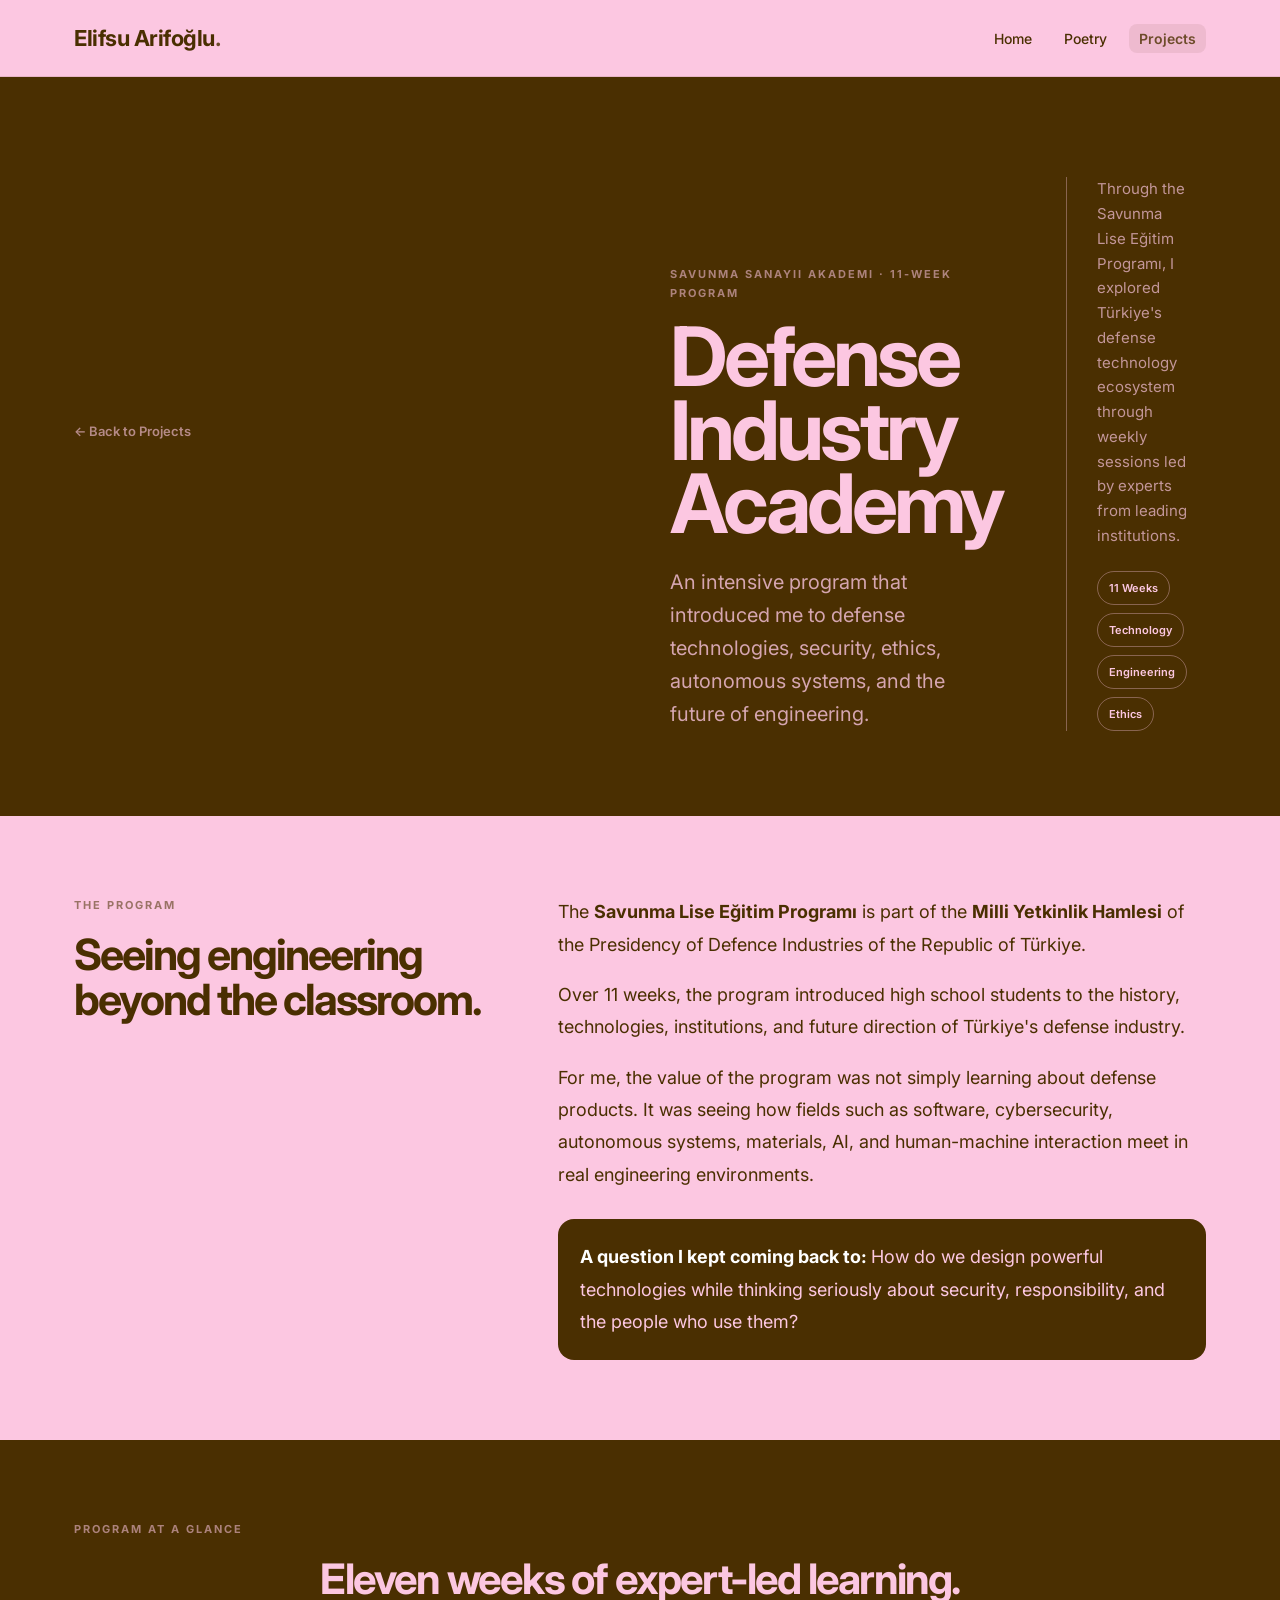
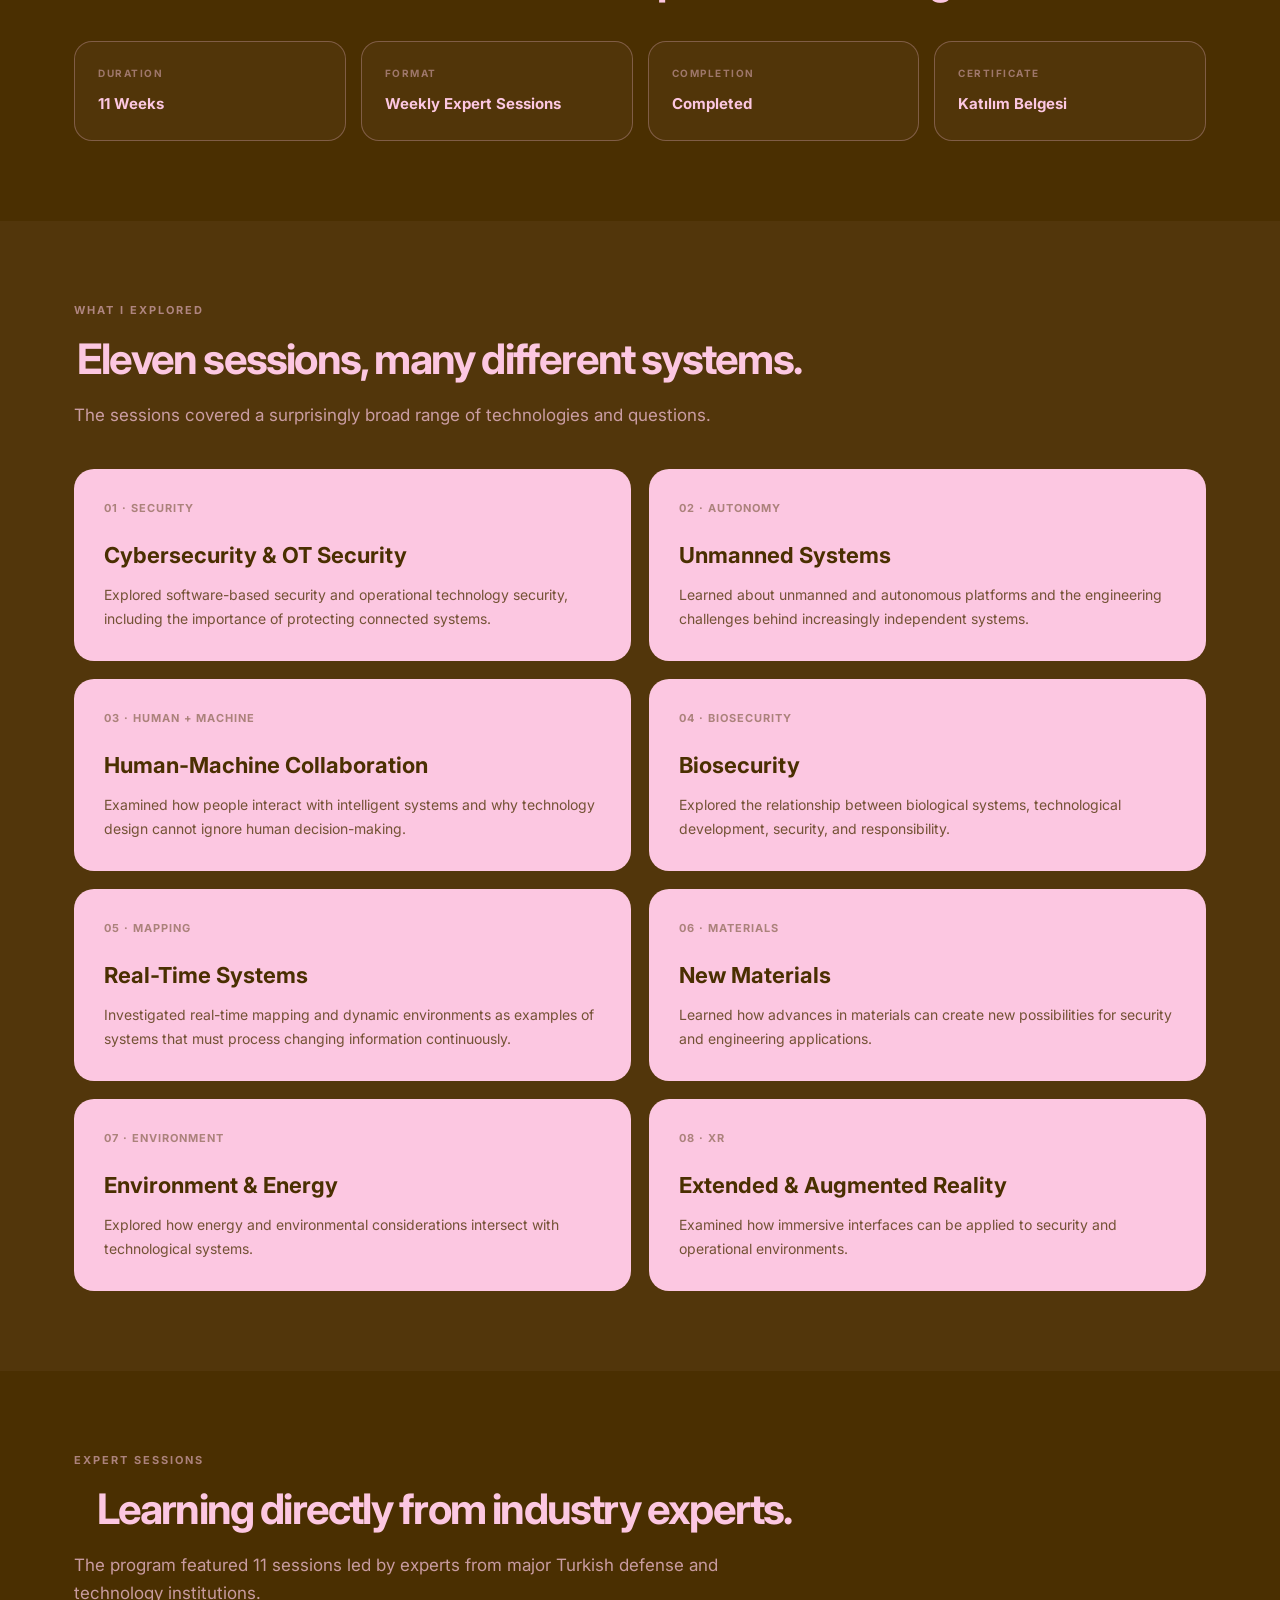
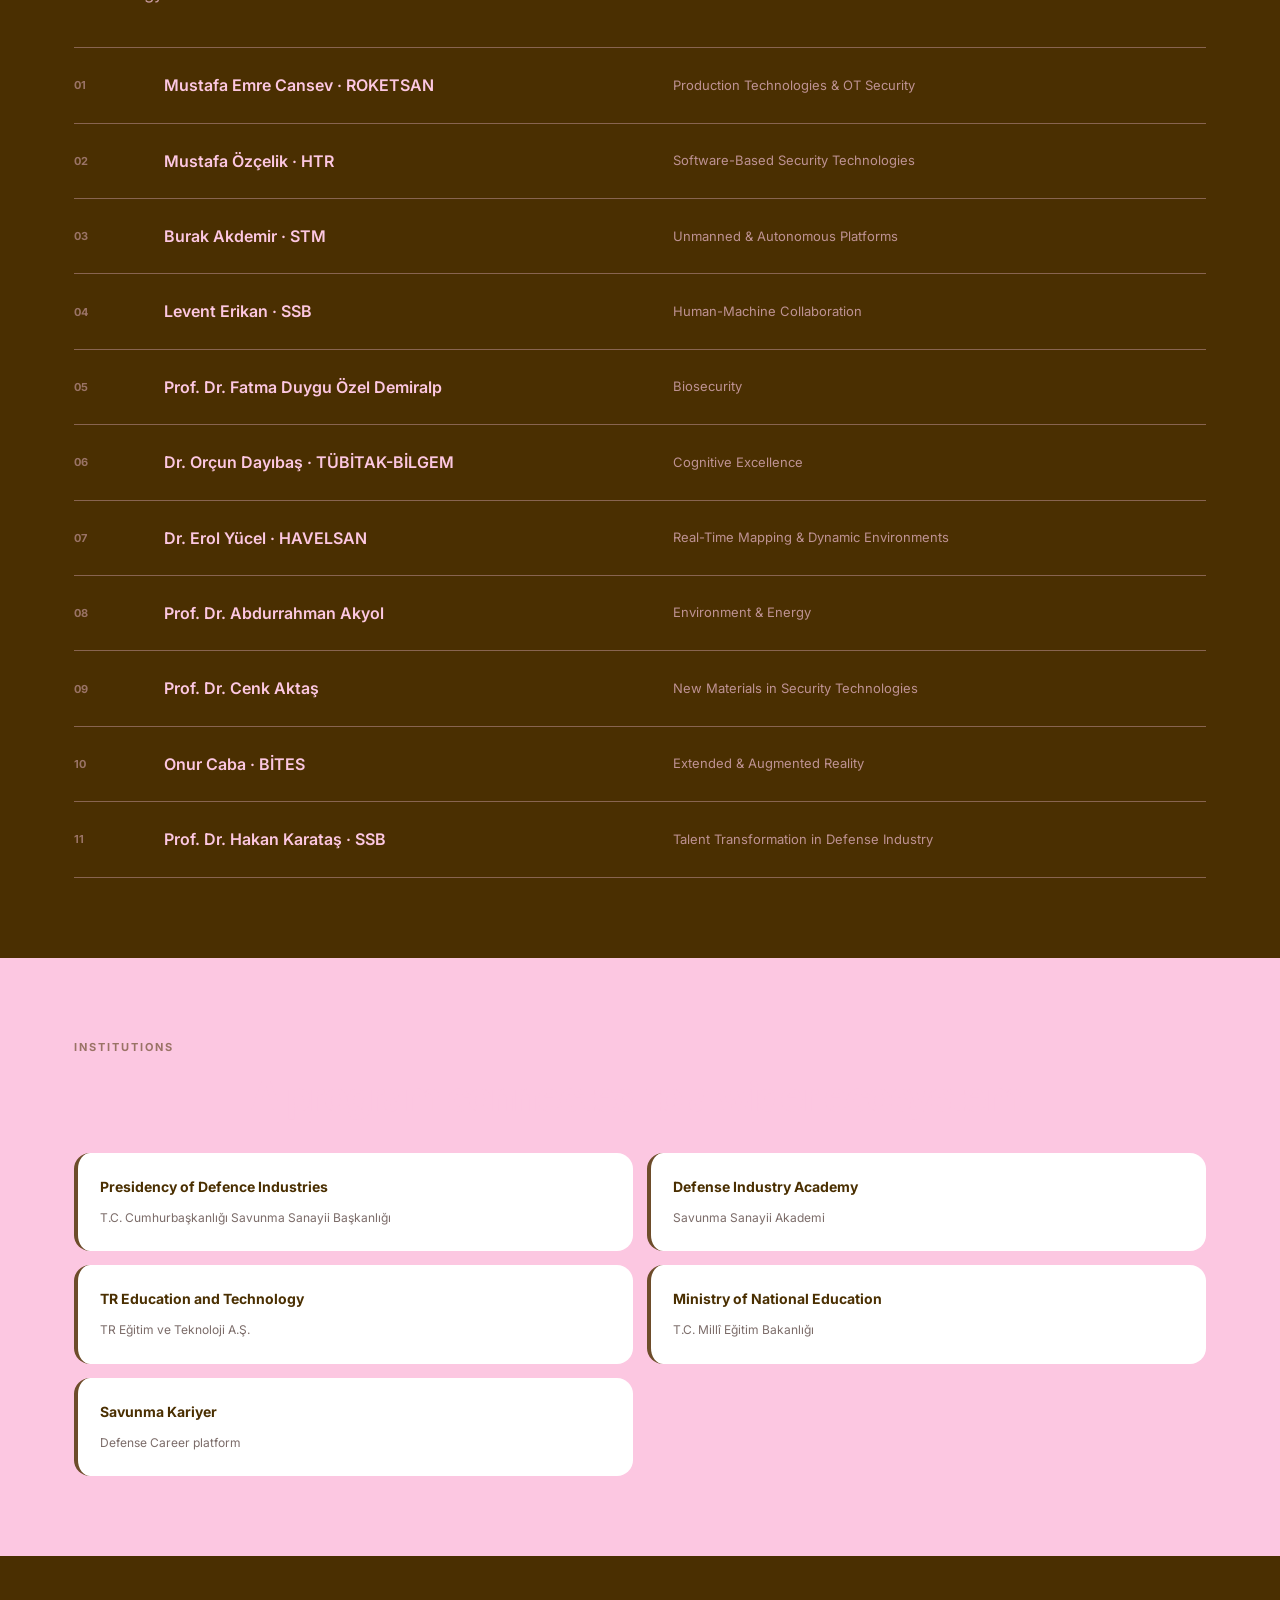
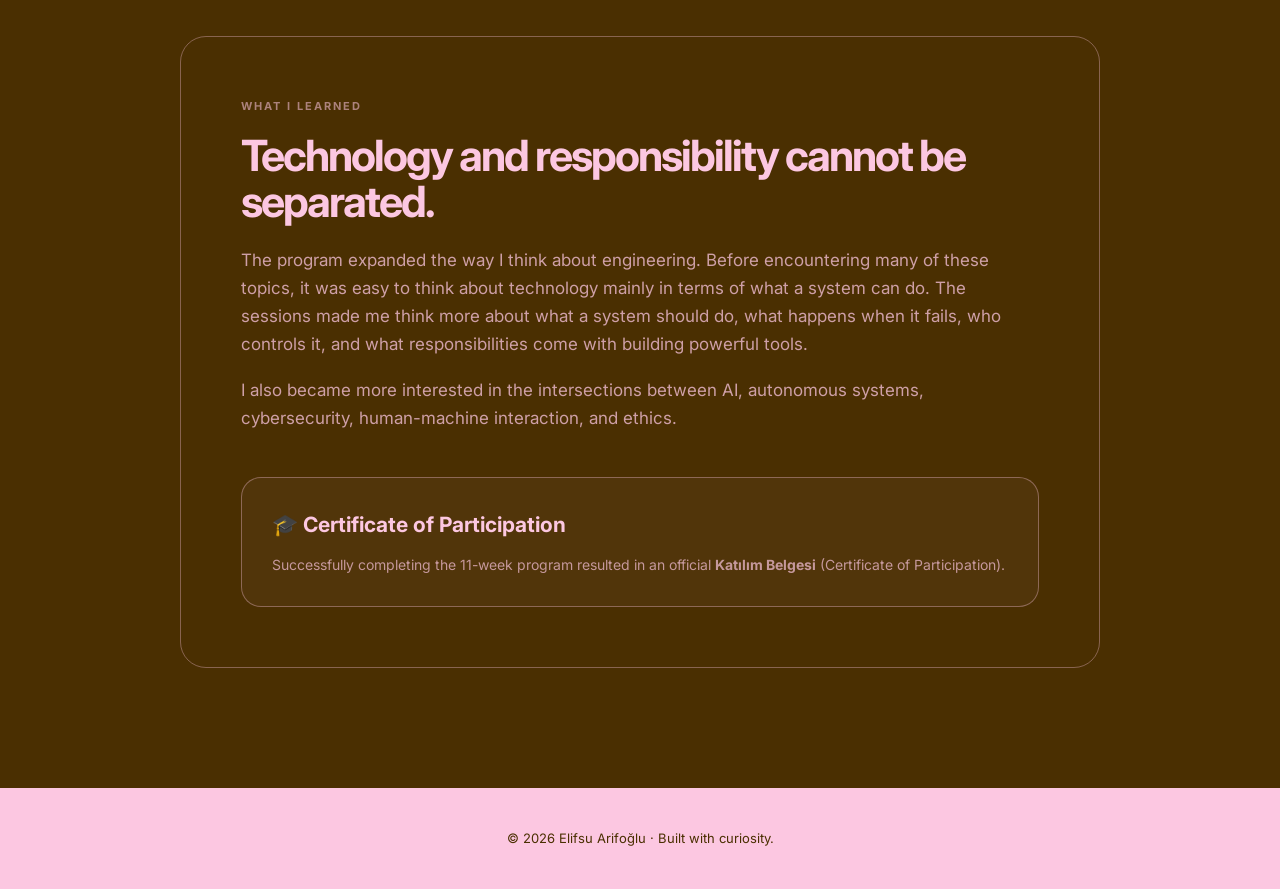
<file: defense-academy.html>
<!DOCTYPE html>
<html lang="en">
<head>
    <meta charset="UTF-8" />
    <meta name="viewport" content="width=device-width, initial-scale=1.0" />

    <title>Defense Industry Academy | Elifsu Arifoğlu</title>

    <link rel="stylesheet" href="style.css" />

    <link
        href="https://fonts.googleapis.com/css2?family=Inter:wght@300;400;500;600;700&display=swap"
        rel="stylesheet"
    />

    <style>

        /* =========================
           GLOBAL
        ========================== */

        * {
            margin: 0;
            padding: 0;
            box-sizing: border-box;
        }

        html {
            scroll-behavior: smooth;
        }

        body {
            font-family: 'Inter', -apple-system, BlinkMacSystemFont, sans-serif;
            background: #4a2f01;
            color: #fcc7e1;
            line-height: 1.65;
        }

        a {
            color: inherit;
        }

        .container {
            max-width: 1180px;
            margin: 0 auto;
            padding: 0 24px;
        }


        /* =========================
           NAVIGATION
        ========================== */

        nav {
            padding: 20px 0;
            background: #fcc7e1;
            position: sticky;
            top: 0;
            z-index: 100;
            border-bottom: 1px solid rgba(74, 47, 1, 0.12);
        }

        nav .container {
            display: flex;
            justify-content: space-between;
            align-items: center;
            gap: 20px;
        }

        .logo {
            color: #4a2f01;
            text-decoration: none;
            font-size: 22px;
            font-weight: 700;
            letter-spacing: -0.5px;
        }

        .logo span {
            color: #6D4C2A;
        }

        .nav-links {
            display: flex;
            gap: 12px;
            list-style: none;
            flex-wrap: wrap;
            justify-content: flex-end;
        }

        .nav-links a {
            color: #4a2f01;
            text-decoration: none;
            font-size: 14px;
            font-weight: 500;
            padding: 6px 10px;
            border-radius: 8px;
            transition: all 0.25s ease;
        }

        .nav-links a:hover,
        .nav-links a.active {
            color: #6D4C2A;
            background: rgba(74, 47, 1, 0.08);
        }


        /* =========================
           HERO
        ========================== */

        .hero {
            padding: 100px 0 85px;
        }

        .back-link {
            display: inline-block;
            text-decoration: none;
            font-size: 13px;
            font-weight: 600;
            opacity: 0.6;
            margin-bottom: 45px;
        }

        .back-link:hover {
            opacity: 1;
        }

        .hero-grid {
            display: grid;
            grid-template-columns: 1.15fr 0.85fr;
            gap: 65px;
            align-items: end;
        }

        .eyebrow {
            font-size: 11px;
            font-weight: 700;
            text-transform: uppercase;
            letter-spacing: 2px;
            opacity: 0.55;
            margin-bottom: 18px;
        }

        .hero h1 {
            font-size: clamp(48px, 7vw, 82px);
            line-height: 0.9;
            letter-spacing: -4px;
            margin-bottom: 25px;
        }

        .hero-title {
            max-width: 760px;
            font-size: 20px;
            opacity: 0.78;
        }

        .hero-side {
            border-left: 1px solid rgba(252, 199, 225, 0.35);
            padding-left: 30px;
        }

        .hero-side p {
            font-size: 15px;
            opacity: 0.68;
            margin-bottom: 22px;
        }

        .tag-row {
            display: flex;
            flex-wrap: wrap;
            gap: 8px;
        }

        .tag {
            padding: 7px 11px;
            border: 1px solid rgba(252, 199, 225, 0.35);
            border-radius: 999px;
            font-size: 11px;
            font-weight: 600;
        }


        /* =========================
           GENERAL
        ========================== */

        section {
            padding: 80px 0;
        }

        .section-label {
            font-size: 11px;
            font-weight: 700;
            text-transform: uppercase;
            letter-spacing: 2px;
            opacity: 0.55;
            margin-bottom: 18px;
        }

        .section-title {
            font-size: 42px;
            line-height: 1.05;
            letter-spacing: -1.8px;
            margin-bottom: 20px;
        }

        .section-description {
            max-width: 730px;
            font-size: 17px;
            opacity: 0.71;
        }


        /* =========================
           PROGRAM OVERVIEW
        ========================== */

        .overview-section {
            background: #fcc7e1;
            color: #4a2f01;
        }

        .overview-grid {
            display: grid;
            grid-template-columns: 0.78fr 1.22fr;
            gap: 70px;
        }

        .overview-grid .section-label {
            color: #4a2f01;
        }

        .overview-grid h2 {
            font-size: 43px;
            line-height: 1.04;
            letter-spacing: -2px;
        }

        .overview-text {
            font-size: 18px;
            line-height: 1.8;
        }

        .overview-text p + p {
            margin-top: 18px;
        }

        .overview-highlight {
            margin-top: 28px;
            padding: 22px;
            background: #4a2f01;
            color: #fcc7e1;
            border-radius: 16px;
        }

        .overview-highlight strong {
            color: #ffffff;
        }


        /* =========================
           QUICK FACTS
        ========================== */

        .facts-grid {
            display: grid;
            grid-template-columns: repeat(4, 1fr);
            gap: 15px;
            margin-top: 40px;
        }

        .fact-card {
            padding: 23px;
            border: 1px solid rgba(252, 199, 225, 0.28);
            border-radius: 18px;
            background: rgba(252, 199, 225, 0.04);
        }

        .fact-card span {
            display: block;
            font-size: 10px;
            text-transform: uppercase;
            letter-spacing: 1.5px;
            font-weight: 700;
            opacity: 0.45;
            margin-bottom: 9px;
        }

        .fact-card strong {
            font-size: 15px;
            line-height: 1.4;
        }


        /* =========================
           WHAT I EXPLORED
        ========================== */

        .explore-section {
            background: rgba(252, 199, 225, 0.045);
        }

        .explore-header {
            max-width: 730px;
            margin-bottom: 40px;
        }

        .explore-grid {
            display: grid;
            grid-template-columns: repeat(2, 1fr);
            gap: 18px;
        }

        .explore-card {
            padding: 30px;
            background: #fcc7e1;
            color: #4a2f01;
            border-radius: 20px;
        }

        .explore-number {
            display: block;
            font-size: 11px;
            font-weight: 700;
            letter-spacing: 1px;
            opacity: 0.45;
            margin-bottom: 20px;
        }

        .explore-card h3 {
            font-size: 22px;
            margin-bottom: 10px;
        }

        .explore-card p {
            font-size: 14px;
            line-height: 1.7;
            opacity: 0.76;
        }


        /* =========================
           EXPERT SESSIONS
        ========================== */

        .sessions-header {
            max-width: 740px;
            margin-bottom: 40px;
        }

        .sessions-list {
            border-top: 1px solid rgba(252, 199, 225, 0.35);
        }

        .session-item {
            display: grid;
            grid-template-columns: 70px 1.1fr 1.2fr;
            gap: 20px;
            align-items: center;
            padding: 24px 0;
            border-bottom: 1px solid rgba(252, 199, 225, 0.35);
        }

        .session-number {
            font-size: 11px;
            opacity: 0.45;
            font-weight: 700;
        }

        .speaker {
            font-size: 16px;
            font-weight: 600;
        }

        .topic {
            font-size: 13px;
            opacity: 0.65;
        }


        /* =========================
           INSTITUTIONS
        ========================== */

        .institutions-section {
            background: #fcc7e1;
            color: #4a2f01;
        }

        .institutions-section .section-label {
            color: #4a2f01;
        }

        .institution-grid {
            display: grid;
            grid-template-columns: repeat(2, 1fr);
            gap: 14px;
            margin-top: 35px;
        }

        .institution-card {
            padding: 22px;
            background: #ffffff;
            border-radius: 16px;
            border-left: 4px solid #6D4C2A;
        }

        .institution-card strong {
            display: block;
            font-size: 14px;
            margin-bottom: 5px;
        }

        .institution-card span {
            font-size: 12px;
            color: #3E2723;
            opacity: 0.68;
        }


        /* =========================
           REFLECTION
        ========================== */

        .reflection-box {
            max-width: 920px;
            margin: 0 auto;
            padding: 60px;
            border: 1px solid rgba(252, 199, 225, 0.35);
            border-radius: 26px;
        }

        .reflection-box h2 {
            font-size: 43px;
            line-height: 1.05;
            letter-spacing: -2px;
            margin-bottom: 22px;
        }

        .reflection-box p {
            max-width: 800px;
            font-size: 17px;
            opacity: 0.74;
        }


        /* =========================
           CERTIFICATION
        ========================== */

        .certificate {
            margin-top: 45px;
            padding: 30px;
            border: 1px solid rgba(252, 199, 225, 0.35);
            border-radius: 20px;
            background: rgba(252, 199, 225, 0.045);
        }

        .certificate h3 {
            font-size: 21px;
            margin-bottom: 10px;
        }

        .certificate p {
            font-size: 14px;
            opacity: 0.68;
        }


        /* =========================
           FOOTER
        ========================== */

        footer {
            padding: 40px 0;
            background: #fcc7e1;
            color: #4a2f01;
            text-align: center;
        }

        footer p {
            font-size: 13px;
        }


        /* =========================
           RESPONSIVE
        ========================== */

        @media (max-width: 850px) {

            nav .container {
                flex-direction: column;
            }

            .hero-grid,
            .overview-grid {
                grid-template-columns: 1fr;
            }

            .hero-side {
                border-left: none;
                border-top: 1px solid rgba(252, 199, 225, 0.35);
                padding-left: 0;
                padding-top: 25px;
            }

            .facts-grid {
                grid-template-columns: 1fr 1fr;
            }

            .explore-grid,
            .institution-grid {
                grid-template-columns: 1fr;
            }

            .session-item {
                grid-template-columns: 55px 1fr;
            }

            .topic {
                grid-column: 2;
            }
        }

        @media (max-width: 600px) {

            .container {
                padding: 0 18px;
            }

            section {
                padding: 55px 0;
            }

            .hero {
                padding: 70px 0 55px;
            }

            .hero h1 {
                letter-spacing: -3px;
            }

            .hero-title {
                font-size: 17px;
            }

            .facts-grid {
                grid-template-columns: 1fr;
            }

            .overview-grid h2,
            .reflection-box h2 {
                font-size: 31px;
            }

            .reflection-box {
                padding: 32px 24px;
            }

        }

    </style>
</head>


<body>


    <!-- =========================
         NAVIGATION
    ========================== -->

    <nav>

        <div class="container">

            <a href="index.html" class="logo">
                Elifsu Arifoğlu<span>.</span>
            </a>

            <ul class="nav-links">

                <li>
                    <a href="index.html">Home</a>
                </li>

                <li>
                    <a href="poetry.html">Poetry</a>
                </li>

                <li>
                    <a href="projects.html" class="active">Projects</a>
                </li>

            </ul>

        </div>

    </nav>


    <!-- =========================
         HERO
    ========================== -->

    <header class="hero">

        <div class="container">

            <a href="projects.html" class="back-link">
                ← Back to Projects
            </a>


            <div class="hero-grid">

                <div>

                    <div class="eyebrow">
                        Savunma Sanayii Akademi · 11-Week Program
                    </div>

                    <h1>
                        Defense<br />
                        Industry Academy
                    </h1>

                    <p class="hero-title">
                        An intensive program that introduced me to
                        defense technologies, security, ethics,
                        autonomous systems, and the future of engineering.
                    </p>

                </div>


                <div class="hero-side">

                    <p>
                        Through the Savunma Lise Eğitim Programı,
                        I explored Türkiye's defense technology ecosystem
                        through weekly sessions led by experts from
                        leading institutions.
                    </p>

                    <div class="tag-row">

                        <span class="tag">
                            11 Weeks
                        </span>

                        <span class="tag">
                            Technology
                        </span>

                        <span class="tag">
                            Engineering
                        </span>

                        <span class="tag">
                            Ethics
                        </span>

                    </div>

                </div>

            </div>

        </div>

    </header>


    <!-- =========================
         OVERVIEW
    ========================== -->

    <section class="overview-section">

        <div class="container">

            <div class="overview-grid">

                <div>

                    <div class="section-label">
                        The Program
                    </div>

                    <h2>
                        Seeing engineering
                        beyond the classroom.
                    </h2>

                </div>


                <div class="overview-text">

                    <p>
                        The <strong>Savunma Lise Eğitim Programı</strong>
                        is part of the
                        <strong>Milli Yetkinlik Hamlesi</strong>
                        of the Presidency of Defence Industries of
                        the Republic of Türkiye.
                    </p>

                    <p>
                        Over 11 weeks, the program introduced
                        high school students to the history,
                        technologies, institutions, and future
                        direction of Türkiye's defense industry.
                    </p>

                    <p>
                        For me, the value of the program was not
                        simply learning about defense products.
                        It was seeing how fields such as software,
                        cybersecurity, autonomous systems, materials,
                        AI, and human-machine interaction meet
                        in real engineering environments.
                    </p>

                    <div class="overview-highlight">

                        <strong>
                            A question I kept coming back to:
                        </strong>

                        How do we design powerful technologies
                        while thinking seriously about security,
                        responsibility, and the people who use them?

                    </div>

                </div>

            </div>

        </div>

    </section>


    <!-- =========================
         FACTS
    ========================== -->

    <section>

        <div class="container">

            <div class="section-label">
                Program at a Glance
            </div>

            <h2 class="section-title">
                Eleven weeks of expert-led learning.
            </h2>


            <div class="facts-grid">

                <div class="fact-card">

                    <span>
                        Duration
                    </span>

                    <strong>
                        11 Weeks
                    </strong>

                </div>


                <div class="fact-card">

                    <span>
                        Format
                    </span>

                    <strong>
                        Weekly Expert Sessions
                    </strong>

                </div>


                <div class="fact-card">

                    <span>
                        Completion
                    </span>

                    <strong>
                        Completed
                    </strong>

                </div>


                <div class="fact-card">

                    <span>
                        Certificate
                    </span>

                    <strong>
                        Katılım Belgesi
                    </strong>

                </div>

            </div>

        </div>

    </section>


    <!-- =========================
         WHAT I EXPLORED
    ========================== -->

    <section class="explore-section">

        <div class="container">

            <div class="explore-header">

                <div class="section-label">
                    What I Explored
                </div>

                <h2 class="section-title">
                    Eleven sessions,
                    many different systems.
                </h2>

                <p class="section-description">
                    The sessions covered a surprisingly broad
                    range of technologies and questions.
                </p>

            </div>


            <div class="explore-grid">


                <div class="explore-card">

                    <span class="explore-number">
                        01 · SECURITY
                    </span>

                    <h3>
                        Cybersecurity &amp; OT Security
                    </h3>

                    <p>
                        Explored software-based security and
                        operational technology security,
                        including the importance of protecting
                        connected systems.
                    </p>

                </div>


                <div class="explore-card">

                    <span class="explore-number">
                        02 · AUTONOMY
                    </span>

                    <h3>
                        Unmanned Systems
                    </h3>

                    <p>
                        Learned about unmanned and autonomous
                        platforms and the engineering challenges
                        behind increasingly independent systems.
                    </p>

                </div>


                <div class="explore-card">

                    <span class="explore-number">
                        03 · HUMAN + MACHINE
                    </span>

                    <h3>
                        Human-Machine Collaboration
                    </h3>

                    <p>
                        Examined how people interact with intelligent
                        systems and why technology design cannot
                        ignore human decision-making.
                    </p>

                </div>


                <div class="explore-card">

                    <span class="explore-number">
                        04 · BIOSECURITY
                    </span>

                    <h3>
                        Biosecurity
                    </h3>

                    <p>
                        Explored the relationship between biological
                        systems, technological development,
                        security, and responsibility.
                    </p>

                </div>


                <div class="explore-card">

                    <span class="explore-number">
                        05 · MAPPING
                    </span>

                    <h3>
                        Real-Time Systems
                    </h3>

                    <p>
                        Investigated real-time mapping and
                        dynamic environments as examples of
                        systems that must process changing
                        information continuously.
                    </p>

                </div>


                <div class="explore-card">

                    <span class="explore-number">
                        06 · MATERIALS
                    </span>

                    <h3>
                        New Materials
                    </h3>

                    <p>
                        Learned how advances in materials can
                        create new possibilities for security
                        and engineering applications.
                    </p>

                </div>


                <div class="explore-card">

                    <span class="explore-number">
                        07 · ENVIRONMENT
                    </span>

                    <h3>
                        Environment &amp; Energy
                    </h3>

                    <p>
                        Explored how energy and environmental
                        considerations intersect with technological
                        systems.
                    </p>

                </div>


                <div class="explore-card">

                    <span class="explore-number">
                        08 · XR
                    </span>

                    <h3>
                        Extended &amp; Augmented Reality
                    </h3>

                    <p>
                        Examined how immersive interfaces can be
                        applied to security and operational environments.
                    </p>

                </div>


            </div>

        </div>

    </section>


    <!-- =========================
         EXPERT SESSIONS
    ========================== -->

    <section>

        <div class="container">

            <div class="sessions-header">

                <div class="section-label">
                    Expert Sessions
                </div>

                <h2 class="section-title">
                    Learning directly from
                    industry experts.
                </h2>

                <p class="section-description">
                    The program featured 11 sessions led by experts
                    from major Turkish defense and technology institutions.
                </p>

            </div>


            <div class="sessions-list">


                <div class="session-item">

                    <span class="session-number">
                        01
                    </span>

                    <span class="speaker">
                        Mustafa Emre Cansev · ROKETSAN
                    </span>

                    <span class="topic">
                        Production Technologies &amp; OT Security
                    </span>

                </div>


                <div class="session-item">

                    <span class="session-number">
                        02
                    </span>

                    <span class="speaker">
                        Mustafa Özçelik · HTR
                    </span>

                    <span class="topic">
                        Software-Based Security Technologies
                    </span>

                </div>


                <div class="session-item">

                    <span class="session-number">
                        03
                    </span>

                    <span class="speaker">
                        Burak Akdemir · STM
                    </span>

                    <span class="topic">
                        Unmanned &amp; Autonomous Platforms
                    </span>

                </div>


                <div class="session-item">

                    <span class="session-number">
                        04
                    </span>

                    <span class="speaker">
                        Levent Erikan · SSB
                    </span>

                    <span class="topic">
                        Human-Machine Collaboration
                    </span>

                </div>


                <div class="session-item">

                    <span class="session-number">
                        05
                    </span>

                    <span class="speaker">
                        Prof. Dr. Fatma Duygu Özel Demiralp
                    </span>

                    <span class="topic">
                        Biosecurity
                    </span>

                </div>


                <div class="session-item">

                    <span class="session-number">
                        06
                    </span>

                    <span class="speaker">
                        Dr. Orçun Dayıbaş · TÜBİTAK-BİLGEM
                    </span>

                    <span class="topic">
                        Cognitive Excellence
                    </span>

                </div>


                <div class="session-item">

                    <span class="session-number">
                        07
                    </span>

                    <span class="speaker">
                        Dr. Erol Yücel · HAVELSAN
                    </span>

                    <span class="topic">
                        Real-Time Mapping &amp; Dynamic Environments
                    </span>

                </div>


                <div class="session-item">

                    <span class="session-number">
                        08
                    </span>

                    <span class="speaker">
                        Prof. Dr. Abdurrahman Akyol
                    </span>

                    <span class="topic">
                        Environment &amp; Energy
                    </span>

                </div>


                <div class="session-item">

                    <span class="session-number">
                        09
                    </span>

                    <span class="speaker">
                        Prof. Dr. Cenk Aktaş
                    </span>

                    <span class="topic">
                        New Materials in Security Technologies
                    </span>

                </div>


                <div class="session-item">

                    <span class="session-number">
                        10
                    </span>

                    <span class="speaker">
                        Onur Caba · BİTES
                    </span>

                    <span class="topic">
                        Extended &amp; Augmented Reality
                    </span>

                </div>


                <div class="session-item">

                    <span class="session-number">
                        11
                    </span>

                    <span class="speaker">
                        Prof. Dr. Hakan Karataş · SSB
                    </span>

                    <span class="topic">
                        Talent Transformation in Defense Industry
                    </span>

                </div>


            </div>

        </div>

    </section>


    <!-- =========================
         INSTITUTIONS
    ========================== -->

    <section class="institutions-section">

        <div class="container">

            <div class="section-label">
                Institutions
            </div>

            <h2 class="section-title">
                A program connected to
                a wider ecosystem.
            </h2>


            <div class="institution-grid">


                <div class="institution-card">

                    <strong>
                        Presidency of Defence Industries
                    </strong>

                    <span>
                        T.C. Cumhurbaşkanlığı Savunma Sanayii Başkanlığı
                    </span>

                </div>


                <div class="institution-card">

                    <strong>
                        Defense Industry Academy
                    </strong>

                    <span>
                        Savunma Sanayii Akademi
                    </span>

                </div>


                <div class="institution-card">

                    <strong>
                        TR Education and Technology
                    </strong>

                    <span>
                        TR Eğitim ve Teknoloji A.Ş.
                    </span>

                </div>


                <div class="institution-card">

                    <strong>
                        Ministry of National Education
                    </strong>

                    <span>
                        T.C. Millî Eğitim Bakanlığı
                    </span>

                </div>


                <div class="institution-card">

                    <strong>
                        Savunma Kariyer
                    </strong>

                    <span>
                        Defense Career platform
                    </span>

                </div>


            </div>

        </div>

    </section>


    <!-- =========================
         REFLECTION
    ========================== -->

    <section>

        <div class="container">

            <div class="reflection-box">

                <div class="section-label">
                    What I Learned
                </div>

                <h2>
                    Technology and responsibility
                    cannot be separated.
                </h2>

                <p>
                    The program expanded the way I think about
                    engineering. Before encountering many of these
                    topics, it was easy to think about technology
                    mainly in terms of what a system can do.
                    The sessions made me think more about what a
                    system should do, what happens when it fails,
                    who controls it, and what responsibilities come
                    with building powerful tools.
                </p>

                <p style="margin-top: 18px;">
                    I also became more interested in the intersections
                    between AI, autonomous systems, cybersecurity,
                    human-machine interaction, and ethics.
                </p>

                <div class="certificate">

                    <h3>
                        🎓 Certificate of Participation
                    </h3>

                    <p>
                        Successfully completing the 11-week program
                        resulted in an official
                        <strong>Katılım Belgesi</strong>
                        (Certificate of Participation).
                    </p>

                </div>

            </div>

        </div>

    </section>


    <!-- =========================
         FOOTER
    ========================== -->

    <footer>

        <div class="container">

            <p>
                © 2026 Elifsu Arifoğlu · Built with curiosity.
            </p>

        </div>

    </footer>


</body>
</html>
</file>
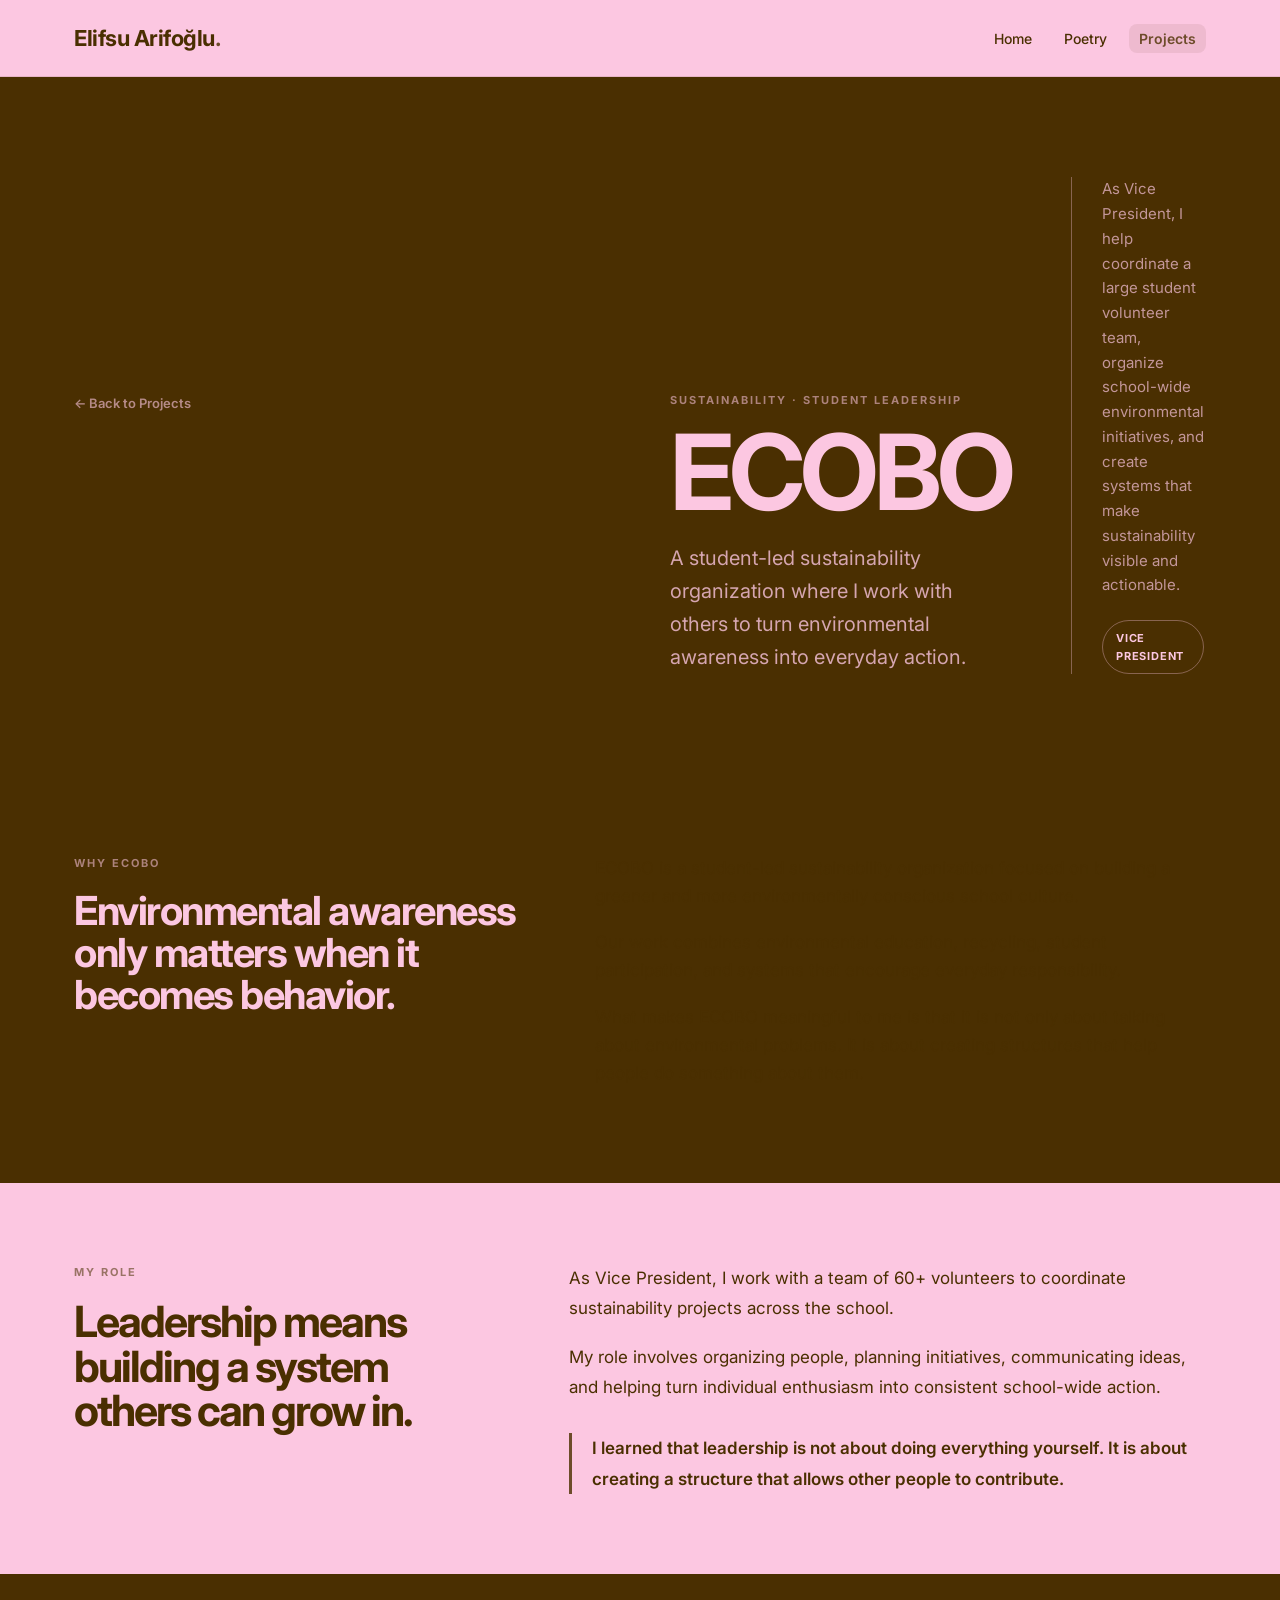
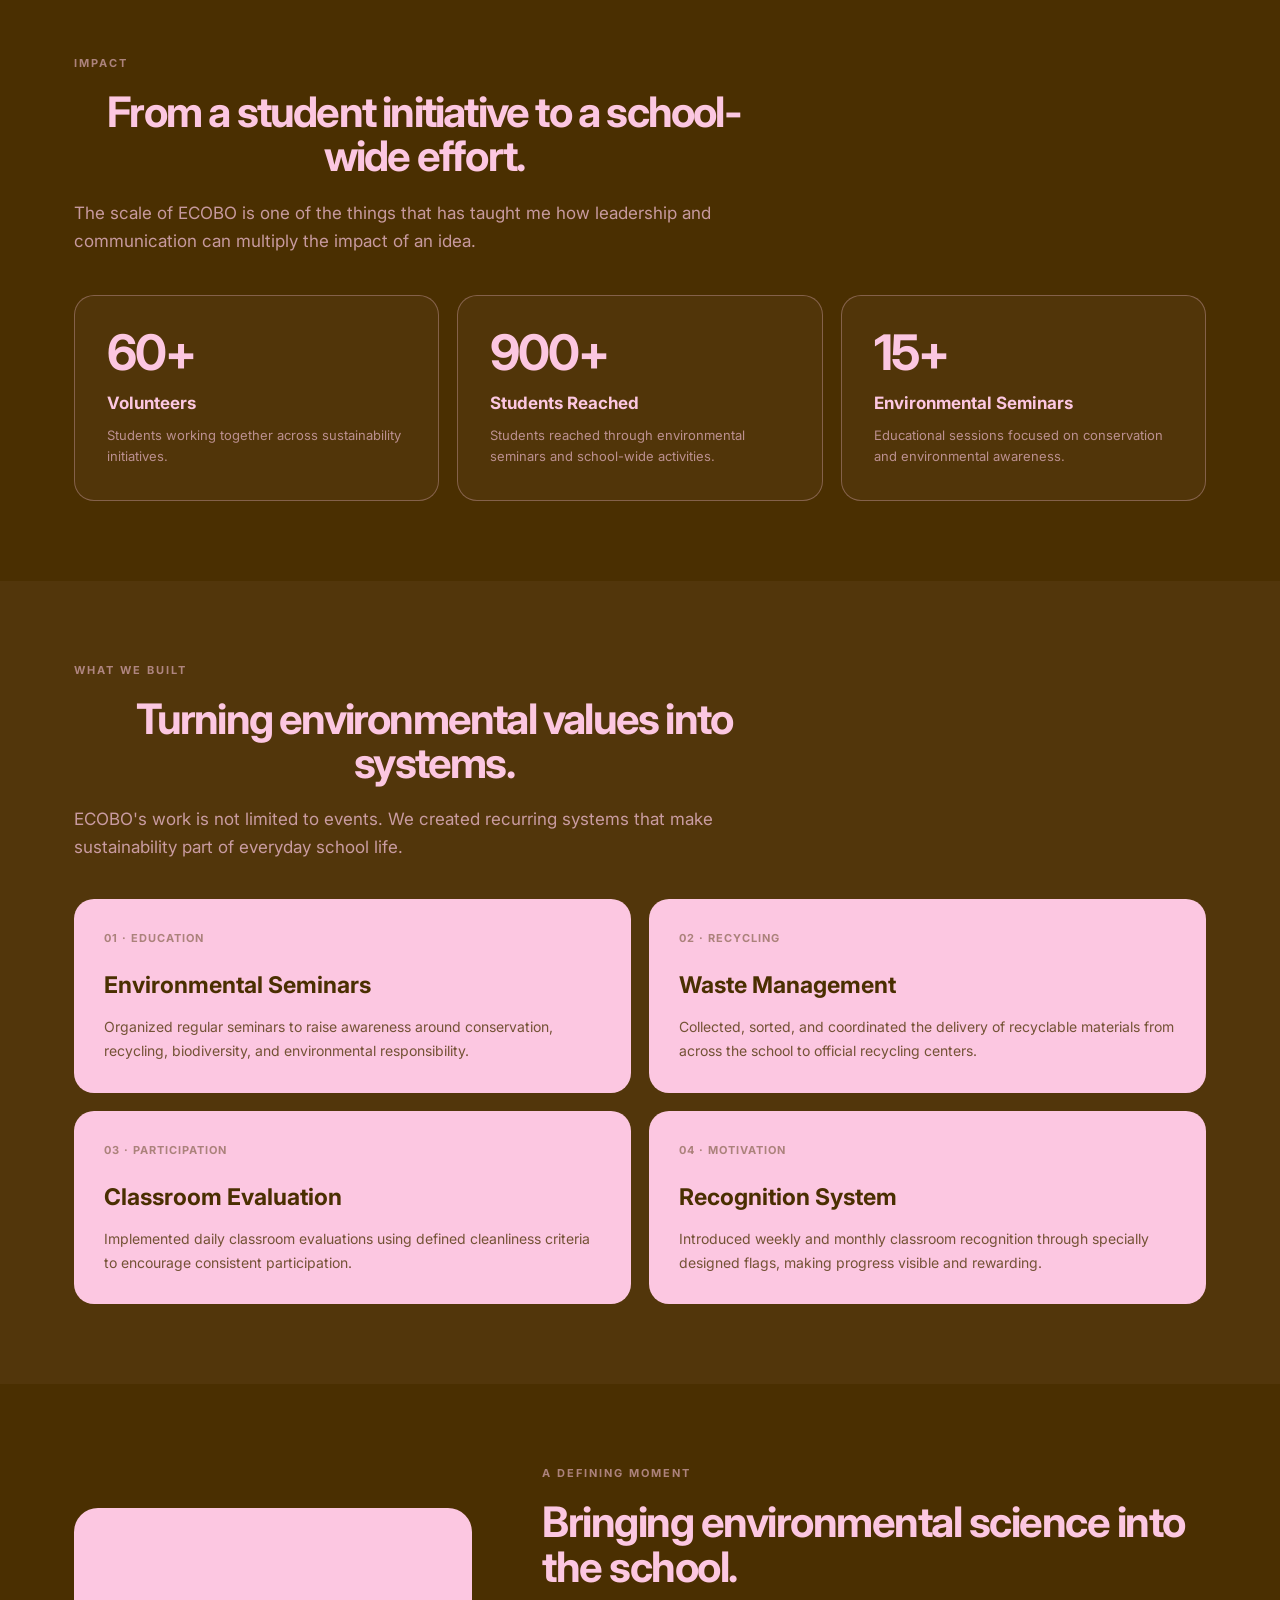
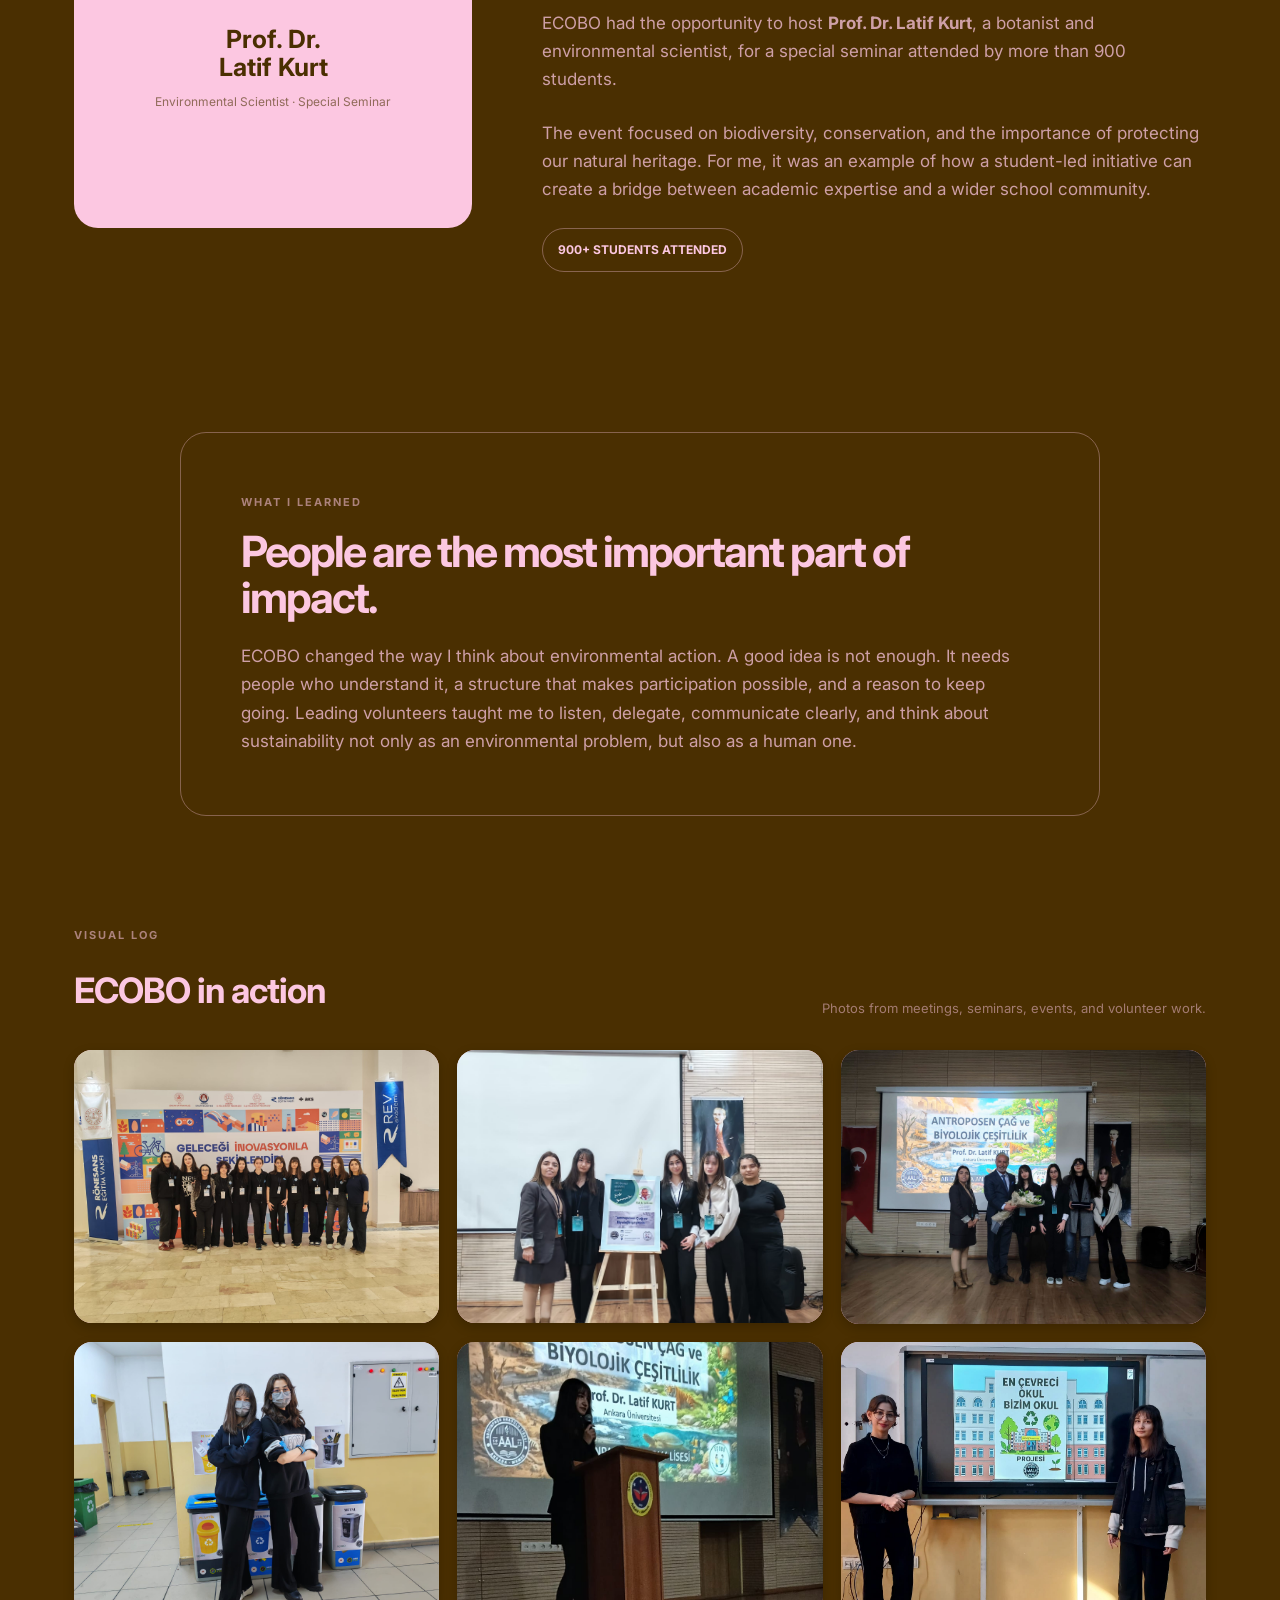
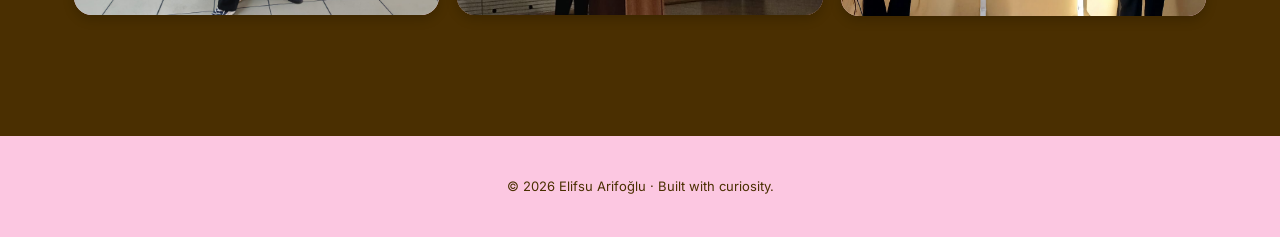
<file: ecobo.html>
<!DOCTYPE html>
<html lang="en">
<head>
    <meta charset="UTF-8" />
    <meta name="viewport" content="width=device-width, initial-scale=1.0" />

    <title>ECOBO | Elifsu Arifoğlu</title>

    <link rel="stylesheet" href="style.css" />

    <link
        href="https://fonts.googleapis.com/css2?family=Inter:wght@300;400;500;600;700&display=swap"
        rel="stylesheet"
    />

    <style>
        * {
            margin: 0;
            padding: 0;
            box-sizing: border-box;
        }

        html {
            scroll-behavior: smooth;
        }

        body {
            font-family: 'Inter', -apple-system, BlinkMacSystemFont, sans-serif;
            background: #4a2f01;
            color: #fcc7e1;
            line-height: 1.65;
        }

        a {
            color: inherit;
        }

        .container {
            max-width: 1180px;
            margin: 0 auto;
            padding: 0 24px;
        }

        /* =========================
           NAVIGATION
        ========================== */

        nav {
            padding: 20px 0;
            background: #fcc7e1;
            position: sticky;
            top: 0;
            z-index: 100;
            border-bottom: 1px solid rgba(74, 47, 1, 0.12);
        }

        nav .container {
            display: flex;
            justify-content: space-between;
            align-items: center;
            gap: 20px;
        }

        .logo {
            color: #4a2f01;
            text-decoration: none;
            font-size: 22px;
            font-weight: 700;
            letter-spacing: -0.5px;
        }

        .logo span {
            color: #6D4C2A;
        }

        .nav-links {
            display: flex;
            gap: 12px;
            list-style: none;
            flex-wrap: wrap;
            justify-content: flex-end;
        }

        .nav-links a {
            color: #4a2f01;
            text-decoration: none;
            font-size: 14px;
            font-weight: 500;
            padding: 6px 10px;
            border-radius: 8px;
            transition: all 0.25s ease;
        }

        .nav-links a:hover,
        .nav-links a.active {
            background: rgba(74, 47, 1, 0.08);
            color: #6D4C2A;
        }

        /* =========================
           HERO
        ========================== */

        .hero {
            padding: 100px 0 80px;
        }

        .back-link {
            display: inline-block;
            text-decoration: none;
            font-size: 13px;
            font-weight: 600;
            opacity: 0.6;
            margin-bottom: 45px;
            transition: opacity 0.25s ease;
        }

        .back-link:hover {
            opacity: 1;
        }

        .hero-grid {
            display: grid;
            grid-template-columns: 1.1fr 0.9fr;
            gap: 60px;
            align-items: end;
        }

        .eyebrow {
            font-size: 11px;
            text-transform: uppercase;
            letter-spacing: 2px;
            font-weight: 700;
            opacity: 0.55;
            margin-bottom: 18px;
        }

        .hero h1 {
            font-size: clamp(58px, 9vw, 105px);
            line-height: 0.86;
            letter-spacing: -5px;
            margin-bottom: 25px;
        }

        .hero-subtitle {
            max-width: 680px;
            font-size: 20px;
            opacity: 0.78;
        }

        .hero-side {
            border-left: 1px solid rgba(252, 199, 225, 0.35);
            padding-left: 30px;
        }

        .hero-side p {
            font-size: 15px;
            opacity: 0.68;
            margin-bottom: 22px;
        }

        .role-tag {
            display: inline-block;
            padding: 8px 13px;
            border: 1px solid rgba(252, 199, 225, 0.35);
            border-radius: 999px;
            font-size: 11px;
            font-weight: 700;
            text-transform: uppercase;
            letter-spacing: 0.8px;
        }

        /* =========================
           GENERAL
        ========================== */

        section {
            padding: 80px 0;
        }

        .section-label {
            font-size: 11px;
            font-weight: 700;
            text-transform: uppercase;
            letter-spacing: 2px;
            opacity: 0.55;
            margin-bottom: 18px;
        }

        .section-title {
            font-size: 42px;
            line-height: 1.05;
            letter-spacing: -1.8px;
            margin-bottom: 20px;
        }

        .section-description {
            max-width: 720px;
            font-size: 17px;
            opacity: 0.7;
        }

        /* =========================
           ABOUT / WHY
        ========================== */

        .about-grid {
            display: grid;
            grid-template-columns: 0.85fr 1.15fr;
            gap: 70px;
            align-items: start;
        }

        .about-grid h2 {
            font-size: 40px;
            line-height: 1.05;
            letter-spacing: -1.5px;
        }

        .about-text p {
            font-size: 17px;
            opacity: 0.76;
        }

        .about-text p + p {
            margin-top: 18px;
        }

        /* =========================
           MY ROLE
        ========================== */

        .role-section {
            background: #fcc7e1;
            color: #4a2f01;
        }

        .role-grid {
            display: grid;
            grid-template-columns: 1fr 1.5fr;
            gap: 70px;
        }

        .role-grid .section-label {
            color: #4a2f01;
        }

        .role-grid h2 {
            font-size: 43px;
            line-height: 1.04;
            letter-spacing: -2px;
        }

        .role-text {
            font-size: 17px;
            line-height: 1.8;
        }

        .role-text p + p {
            margin-top: 18px;
        }

        .role-quote {
            margin-top: 30px;
            padding-left: 20px;
            border-left: 3px solid #6D4C2A;
            font-size: 17px;
            font-weight: 600;
        }

        /* =========================
           IMPACT
        ========================== */

        .impact-header {
            max-width: 700px;
            margin-bottom: 40px;
        }

        .impact-grid {
            display: grid;
            grid-template-columns: repeat(3, 1fr);
            gap: 18px;
        }

        .impact-card {
            padding: 32px;
            border: 1px solid rgba(252, 199, 225, 0.3);
            border-radius: 20px;
            background: rgba(252, 199, 225, 0.04);
        }

        .impact-number {
            font-size: 49px;
            font-weight: 700;
            letter-spacing: -2px;
            line-height: 1;
            margin-bottom: 12px;
        }

        .impact-card h3 {
            font-size: 17px;
            margin-bottom: 8px;
        }

        .impact-card p {
            font-size: 13px;
            opacity: 0.62;
        }

        /* =========================
           ACTION
        ========================== */

        .action-section {
            background: rgba(252, 199, 225, 0.045);
        }

        .action-header {
            max-width: 720px;
            margin-bottom: 38px;
        }

        .action-grid {
            display: grid;
            grid-template-columns: repeat(2, 1fr);
            gap: 18px;
        }

        .action-card {
            background: #fcc7e1;
            color: #4a2f01;
            padding: 30px;
            border-radius: 20px;
        }

        .action-number {
            display: block;
            font-size: 11px;
            font-weight: 700;
            letter-spacing: 1px;
            opacity: 0.45;
            margin-bottom: 20px;
        }

        .action-card h3 {
            font-size: 23px;
            margin-bottom: 10px;
        }

        .action-card p {
            font-size: 14px;
            line-height: 1.7;
            opacity: 0.76;
        }

        /* =========================
           SPECIAL EVENT
        ========================== */

        .event-grid {
            display: grid;
            grid-template-columns: 0.75fr 1.25fr;
            gap: 70px;
            align-items: center;
        }

        .event-visual {
            min-height: 320px;
            background: #fcc7e1;
            color: #4a2f01;
            border-radius: 24px;
            display: flex;
            align-items: center;
            justify-content: center;
            padding: 35px;
            text-align: center;
        }

        .event-visual h3 {
            font-size: 25px;
            line-height: 1.15;
        }

        .event-visual span {
            display: block;
            margin-top: 10px;
            font-size: 12px;
            opacity: 0.6;
        }

        .event-text h2 {
            font-size: 42px;
            line-height: 1.05;
            letter-spacing: -1.5px;
            margin-bottom: 20px;
        }

        .event-text p {
            font-size: 17px;
            opacity: 0.74;
        }

        .event-stat {
            margin-top: 25px;
            display: inline-block;
            padding: 11px 15px;
            border: 1px solid rgba(252, 199, 225, 0.35);
            border-radius: 999px;
            font-size: 12px;
            font-weight: 700;
        }

        /* =========================
           LEADERSHIP LESSON
        ========================== */

        .reflection-box {
            max-width: 920px;
            margin: 0 auto;
            padding: 60px;
            border: 1px solid rgba(252, 199, 225, 0.34);
            border-radius: 26px;
        }

        .reflection-box h2 {
            font-size: 43px;
            line-height: 1.06;
            letter-spacing: -2px;
            margin-bottom: 22px;
        }

        .reflection-box p {
            max-width: 790px;
            font-size: 17px;
            opacity: 0.74;
        }

        /* =========================
           GALLERY - DÜZELTİLDİ
        ========================== */

        .gallery {
            padding-top: 30px;
        }

        .gallery-header {
            display: flex;
            justify-content: space-between;
            align-items: end;
            gap: 20px;
            margin-bottom: 30px;
        }

        .gallery-header h2 {
            font-size: 35px;
            letter-spacing: -1px;
        }

        .gallery-header p {
            font-size: 13px;
            opacity: 0.5;
            text-align: right;
        }

        .gallery-grid {
            display: grid;
            grid-template-columns: repeat(3, 1fr);
            gap: 18px;
        }

        .gallery-item {
            aspect-ratio: 4 / 3;
            background: #fcc7e1;
            border-radius: 18px;
            overflow: hidden;
            box-shadow: 0 4px 12px rgba(0, 0, 0, 0.2);
            transition: transform 0.3s, box-shadow 0.3s;
        }

        .gallery-item:hover {
            transform: scale(1.03);
            box-shadow: 0 8px 24px rgba(0, 0, 0, 0.4);
            z-index: 2;
        }

        .gallery-item .placeholder {
            width: 100%;
            height: 100%;
            overflow: hidden;
            display: flex;
            align-items: center;
            justify-content: center;
        }

        /* ===== FOTOĞRAFLARIN TAM KAPLAMASI ===== */
        .gallery-item .placeholder img {
            width: 100% !important;
            height: 100% !important;
            object-fit: cover !important;
            display: block !important;
            transition: transform 0.5s ease;
        }

        .gallery-item:hover .placeholder img {
            transform: scale(1.1);
        }

        /* =========================
           FOOTER
        ========================== */

        footer {
            padding: 40px 0;
            background: #fcc7e1;
            color: #4a2f01;
            text-align: center;
        }

        footer p {
            font-size: 13px;
        }

        footer a {
            color: #4a2f01;
            text-decoration: none;
            font-weight: 600;
        }

        /* =========================
           RESPONSIVE
        ========================== */

        @media (max-width: 850px) {

            nav .container {
                flex-direction: column;
            }

            .hero-grid,
            .about-grid,
            .role-grid,
            .event-grid {
                grid-template-columns: 1fr;
            }

            .hero-side {
                border-left: none;
                border-top: 1px solid rgba(252, 199, 225, 0.35);
                padding-left: 0;
                padding-top: 25px;
            }

            .impact-grid {
                grid-template-columns: 1fr 1fr;
            }

            .action-grid {
                grid-template-columns: 1fr;
            }

            .gallery-grid {
                grid-template-columns: 1fr 1fr;
            }

            .gallery-header {
                flex-direction: column;
                align-items: flex-start;
            }

            .gallery-header p {
                text-align: left;
            }
        }

        @media (max-width: 600px) {

            .container {
                padding: 0 18px;
            }

            section {
                padding: 55px 0;
            }

            .hero {
                padding: 70px 0 55px;
            }

            .hero h1 {
                letter-spacing: -3px;
            }

            .hero-subtitle {
                font-size: 17px;
            }

            .impact-grid,
            .gallery-grid {
                grid-template-columns: 1fr;
            }

            .about-grid h2,
            .role-grid h2,
            .event-text h2,
            .reflection-box h2 {
                font-size: 31px;
            }

            .impact-number {
                font-size: 42px;
            }

            .reflection-box {
                padding: 32px 24px;
            }
        }
    </style>
</head>


<body>

    <!-- =========================
         NAVIGATION
    ========================== -->

    <nav>
        <div class="container">

            <a href="index.html" class="logo">
                Elifsu Arifoğlu<span>.</span>
            </a>

            <ul class="nav-links">

                <li>
                    <a href="index.html">Home</a>
                </li>

                <li>
                    <a href="poetry.html">Poetry</a>
                </li>

                <li>
                    <a href="projects.html" class="active">Projects</a>
                </li>

            </ul>

        </div>
    </nav>


    <!-- =========================
         HERO
    ========================== -->

    <header class="hero">

        <div class="container">

            <a href="projects.html" class="back-link">
                ← Back to Projects
            </a>

            <div class="hero-grid">

                <div>

                    <div class="eyebrow">
                        Sustainability · Student Leadership
                    </div>

                    <h1>
                        ECOBO
                    </h1>

                    <p class="hero-subtitle">
                        A student-led sustainability organization where
                        I work with others to turn environmental awareness
                        into everyday action.
                    </p>

                </div>


                <div class="hero-side">

                    <p>
                        As Vice President, I help coordinate a large
                        student volunteer team, organize school-wide
                        environmental initiatives, and create systems
                        that make sustainability visible and actionable.
                    </p>

                    <span class="role-tag">
                        Vice President
                    </span>

                </div>

            </div>

        </div>

    </header>


    <!-- =========================
         ABOUT
    ========================== -->

    <section>

        <div class="container">

            <div class="about-grid">

                <div>

                    <div class="section-label">
                        Why ECOBO
                    </div>

                    <h2>
                        Environmental awareness
                        only matters when it
                        becomes behavior.
                    </h2>

                </div>


                <div class="about-text">

                    <p>
                        ECOBO is a student-led sustainability organization
                        focused on building a greener and more environmentally
                        conscious school culture.
                    </p>

                    <p>
                        Our work combines environmental education,
                        recycling, student participation, and systems
                        that encourage everyday responsibility.
                    </p>

                    <p>
                        What makes ECOBO meaningful to me is that it is
                        not only about talking about environmental problems.
                        It is about creating structures that help people
                        do something about them.
                    </p>

                </div>

            </div>

        </div>

    </section>


    <!-- =========================
         MY ROLE
    ========================== -->

    <section class="role-section">

        <div class="container">

            <div class="role-grid">

                <div>

                    <div class="section-label">
                        My Role
                    </div>

                    <h2>
                        Leadership means
                        building a system
                        others can grow in.
                    </h2>

                </div>


                <div class="role-text">

                    <p>
                        As Vice President, I work with a team of 60+
                        volunteers to coordinate sustainability
                        projects across the school.
                    </p>

                    <p>
                        My role involves organizing people, planning
                        initiatives, communicating ideas, and helping
                        turn individual enthusiasm into consistent
                        school-wide action.
                    </p>

                    <div class="role-quote">
                        I learned that leadership is not about doing
                        everything yourself. It is about creating a
                        structure that allows other people to contribute.
                    </div>

                </div>

            </div>

        </div>

    </section>


    <!-- =========================
         IMPACT
    ========================== -->

    <section>

        <div class="container">

            <div class="impact-header">

                <div class="section-label">
                    Impact
                </div>

                <h2 class="section-title">
                    From a student initiative
                    to a school-wide effort.
                </h2>

                <p class="section-description">
                    The scale of ECOBO is one of the things that has
                    taught me how leadership and communication can
                    multiply the impact of an idea.
                </p>

            </div>


            <div class="impact-grid">

                <div class="impact-card">

                    <div class="impact-number">
                        60+
                    </div>

                    <h3>
                        Volunteers
                    </h3>

                    <p>
                        Students working together across
                        sustainability initiatives.
                    </p>

                </div>


                <div class="impact-card">

                    <div class="impact-number">
                        900+
                    </div>

                    <h3>
                        Students Reached
                    </h3>

                    <p>
                        Students reached through environmental
                        seminars and school-wide activities.
                    </p>

                </div>


                <div class="impact-card">

                    <div class="impact-number">
                        15+
                    </div>

                    <h3>
                        Environmental Seminars
                    </h3>

                    <p>
                        Educational sessions focused on
                        conservation and environmental awareness.
                    </p>

                </div>

            </div>

        </div>

    </section>


    <!-- =========================
         WHAT WE BUILT
    ========================== -->

    <section class="action-section">

        <div class="container">

            <div class="action-header">

                <div class="section-label">
                    What We Built
                </div>

                <h2 class="section-title">
                    Turning environmental
                    values into systems.
                </h2>

                <p class="section-description">
                    ECOBO's work is not limited to events. We created
                    recurring systems that make sustainability part
                    of everyday school life.
                </p>

            </div>


            <div class="action-grid">


                <div class="action-card">

                    <span class="action-number">
                        01 · EDUCATION
                    </span>

                    <h3>
                        Environmental Seminars
                    </h3>

                    <p>
                        Organized regular seminars to raise awareness
                        around conservation, recycling, biodiversity,
                        and environmental responsibility.
                    </p>

                </div>


                <div class="action-card">

                    <span class="action-number">
                        02 · RECYCLING
                    </span>

                    <h3>
                        Waste Management
                    </h3>

                    <p>
                        Collected, sorted, and coordinated the delivery
                        of recyclable materials from across the school
                        to official recycling centers.
                    </p>

                </div>


                <div class="action-card">

                    <span class="action-number">
                        03 · PARTICIPATION
                    </span>

                    <h3>
                        Classroom Evaluation
                    </h3>

                    <p>
                        Implemented daily classroom evaluations using
                        defined cleanliness criteria to encourage
                        consistent participation.
                    </p>

                </div>


                <div class="action-card">

                    <span class="action-number">
                        04 · MOTIVATION
                    </span>

                    <h3>
                        Recognition System
                    </h3>

                    <p>
                        Introduced weekly and monthly classroom
                        recognition through specially designed flags,
                        making progress visible and rewarding.
                    </p>

                </div>


            </div>

        </div>

    </section>


    <!-- =========================
         SPECIAL EVENT
    ========================== -->

    <section>

        <div class="container">

            <div class="event-grid">

                <div class="event-visual">

                    <div>

                        <h3>
                            Prof. Dr.<br />
                            Latif Kurt
                        </h3>

                        <span>
                            Environmental Scientist · Special Seminar
                        </span>

                    </div>

                </div>


                <div class="event-text">

                    <div class="section-label">
                        A Defining Moment
                    </div>

                    <h2>
                        Bringing environmental
                        science into the school.
                    </h2>

                    <p>
                        ECOBO had the opportunity to host
                        <strong>Prof. Dr. Latif Kurt</strong>, a botanist
                        and environmental scientist, for a special seminar
                        attended by more than 900 students.
                    </p>

                    <br />

                    <p>
                        The event focused on biodiversity, conservation,
                        and the importance of protecting our natural
                        heritage. For me, it was an example of how a
                        student-led initiative can create a bridge between
                        academic expertise and a wider school community.
                    </p>

                    <span class="event-stat">
                        900+ STUDENTS ATTENDED
                    </span>

                </div>

            </div>

        </div>

    </section>


    <!-- =========================
         REFLECTION
    ========================== -->

    <section>

        <div class="container">

            <div class="reflection-box">

                <div class="section-label">
                    What I Learned
                </div>

                <h2>
                    People are the most
                    important part of impact.
                </h2>

                <p>
                    ECOBO changed the way I think about environmental
                    action. A good idea is not enough. It needs people
                    who understand it, a structure that makes participation
                    possible, and a reason to keep going. Leading volunteers
                    taught me to listen, delegate, communicate clearly,
                    and think about sustainability not only as an
                    environmental problem, but also as a human one.
                </p>

            </div>

        </div>

    </section>


    <!-- =========================
         GALLERY
    ========================== -->

    <section class="gallery">

        <div class="container">

            <div class="gallery-header">

                <div>

                    <div class="section-label">
                        Visual Log
                    </div>

                    <h2>
                        ECOBO in action
                    </h2>

                </div>

                <p>
                    Photos from meetings, seminars,
                    events, and volunteer work.
                </p>

            </div>


            <div class="gallery-grid">


                <div class="gallery-item">
                    <div class="placeholder">
                        <img src="images/ecoboteam.jpeg" alt="Team" />
                    </div>
                </div>


                <div class="gallery-item">
                    <div class="placeholder">
                        <img src="images/edilek.jpeg" alt="Volunteer" />
                    </div>
                </div>


                <div class="gallery-item">
                    <div class="placeholder">
                        <img src="images/ecobodr.jpeg" alt="Event" />
                    </div>
                </div>


                <div class="gallery-item">
                    <div class="placeholder">
                        <img src="images/ecoboe.jpeg" alt="Activity" />
                    </div>
                </div>


                <div class="gallery-item">
                    <div class="placeholder">
                        <img src="images/ecobome.jpeg" alt="Meeting" style="object-position: center 40%;" />
                    </div>
                </div>


                <div class="gallery-item">
                    <div class="placeholder">
                        <img src="images/ecobosunum.jpeg" alt="Seminar" />
                    </div>
                </div>


            </div>

        </div>

    </section>


    <!-- =========================
         FOOTER
    ========================== -->

    <footer>

        <div class="container">

            <p>
                © 2026 Elifsu Arifoğlu · Built with curiosity.
            </p>

        </div>

    </footer>

</body>
</html>
</file>
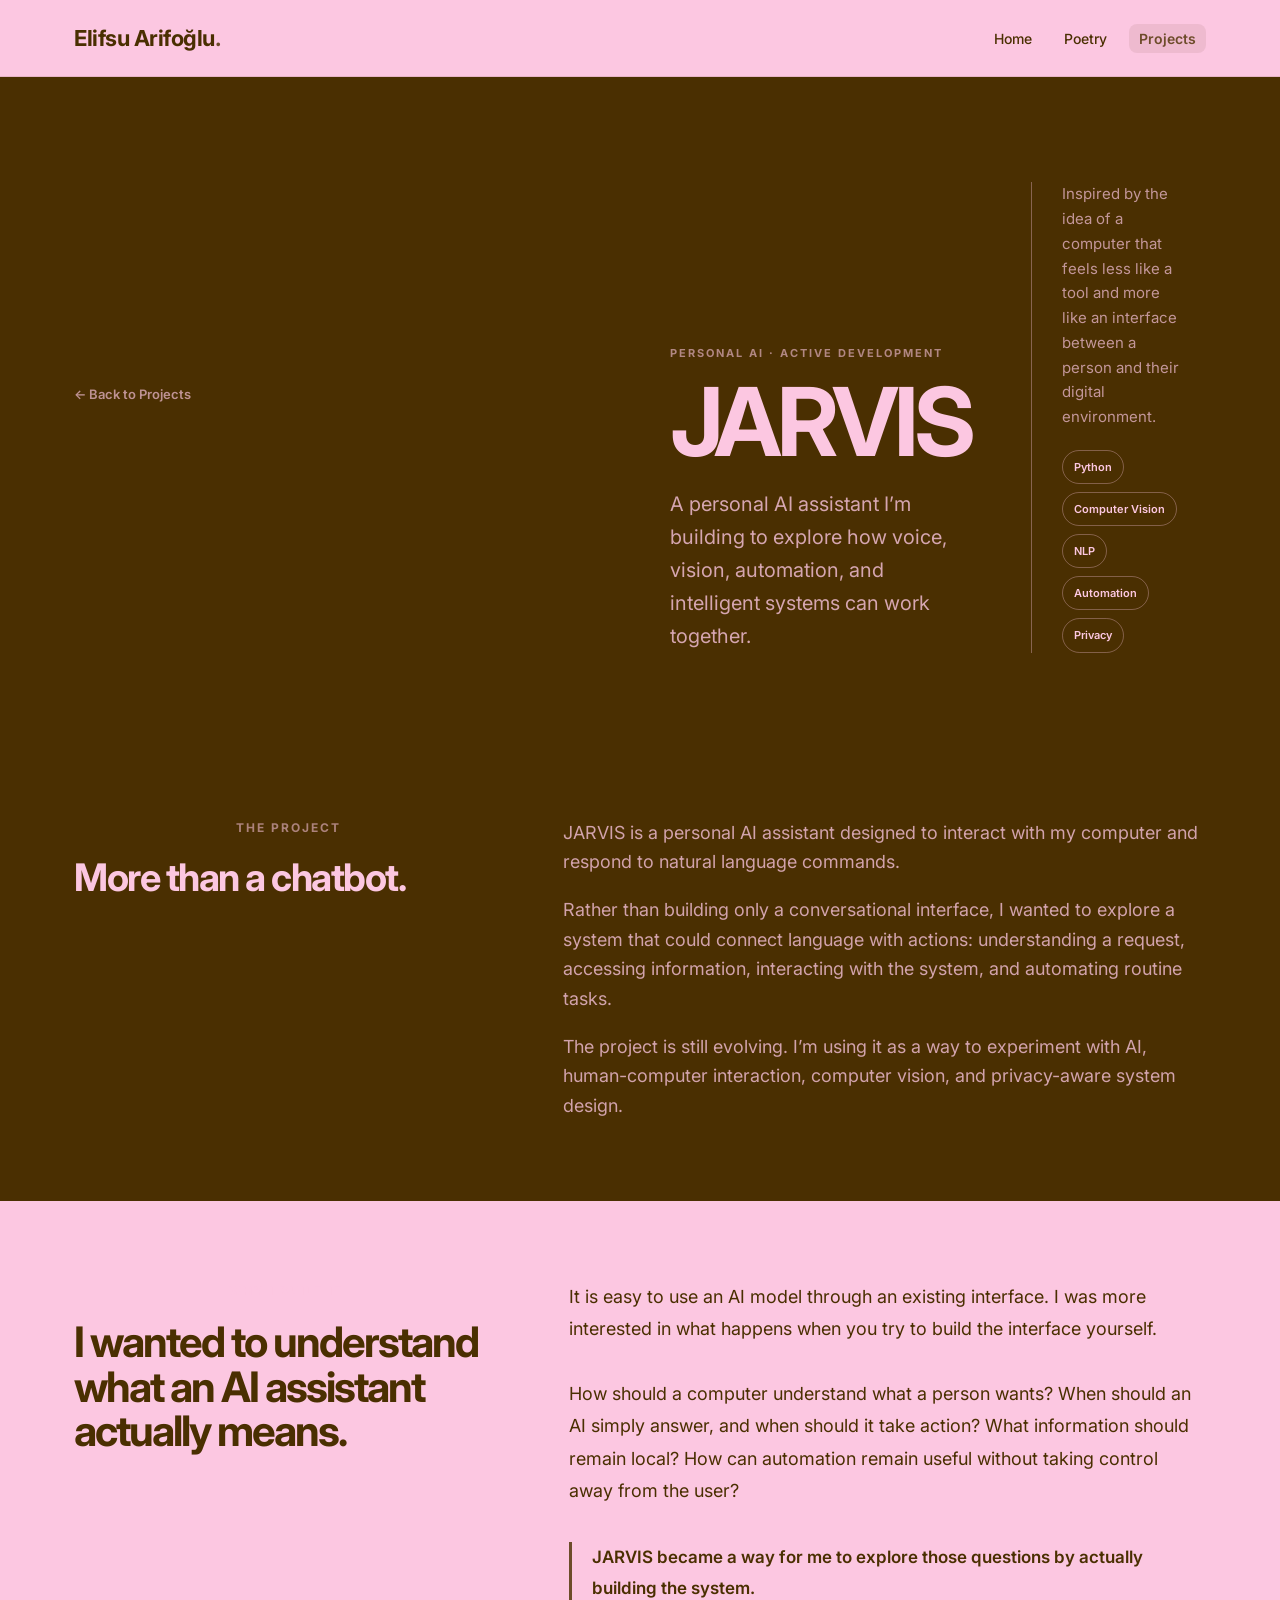
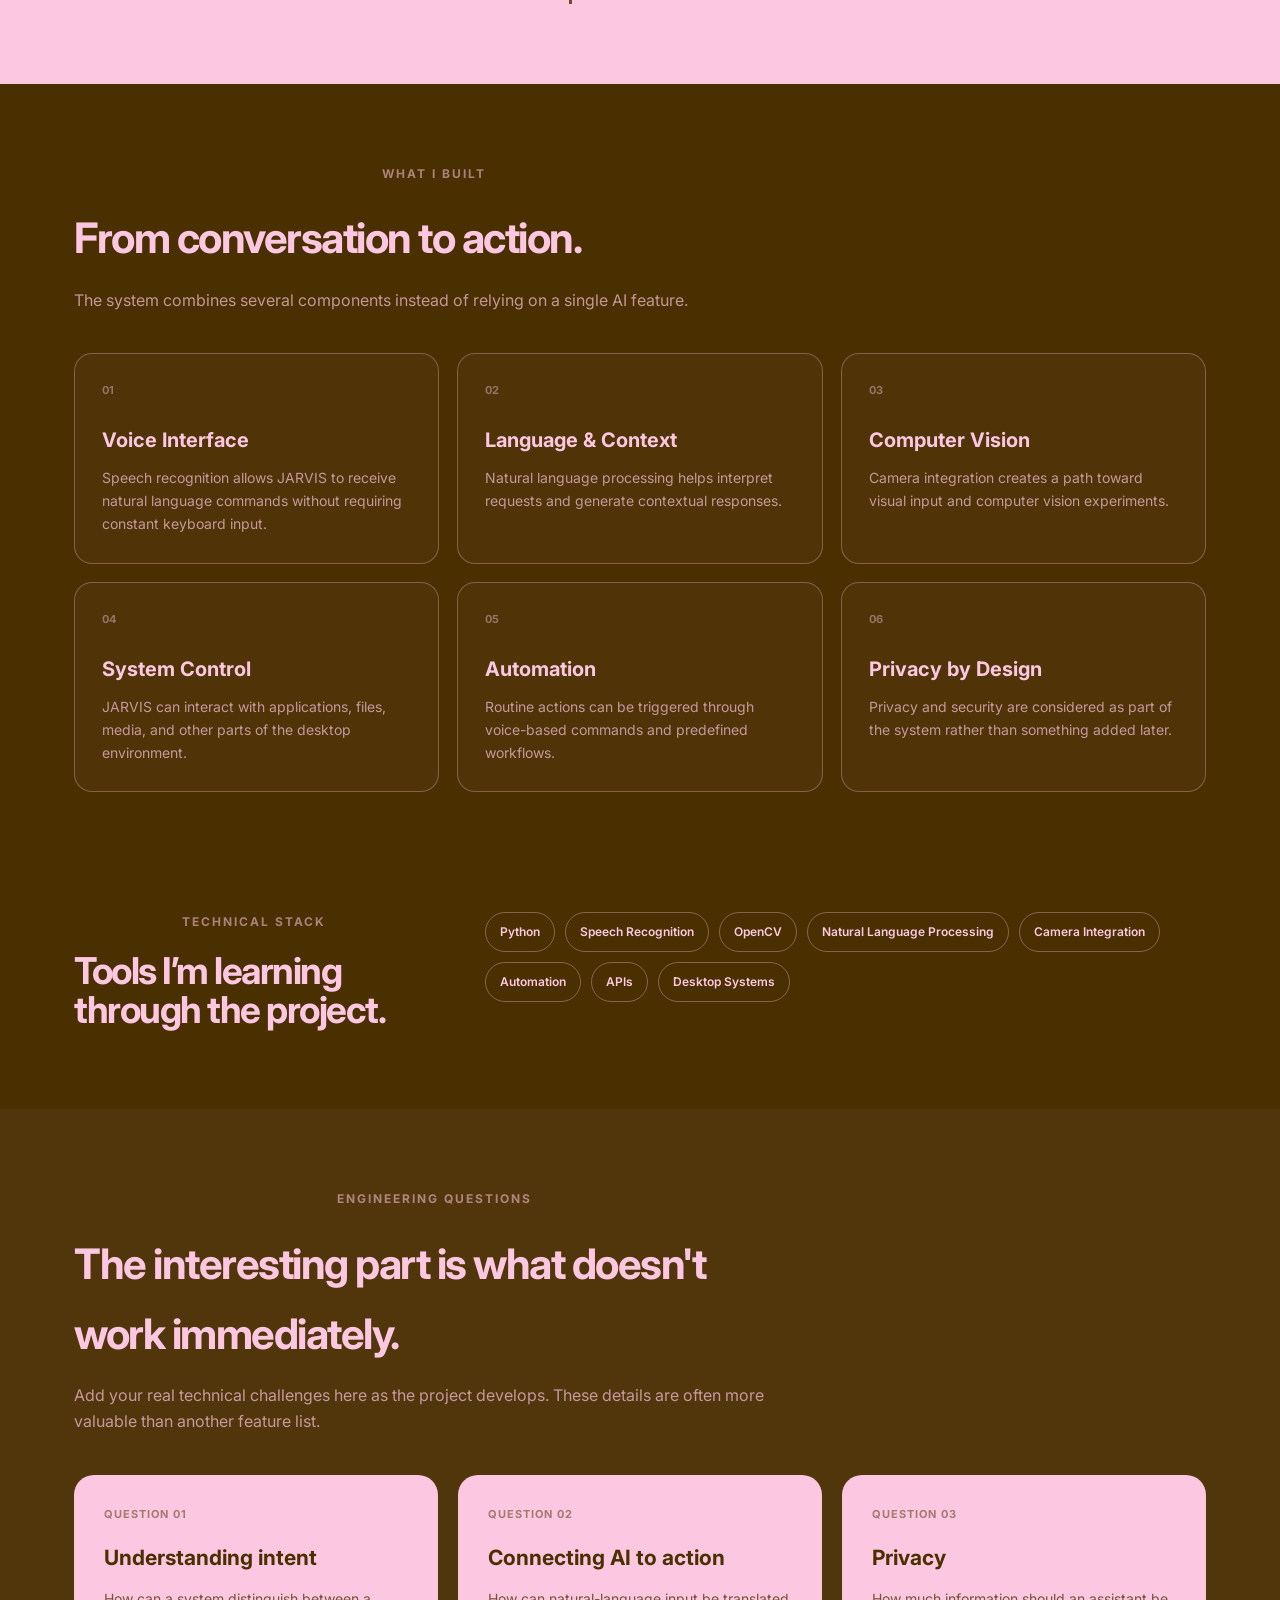
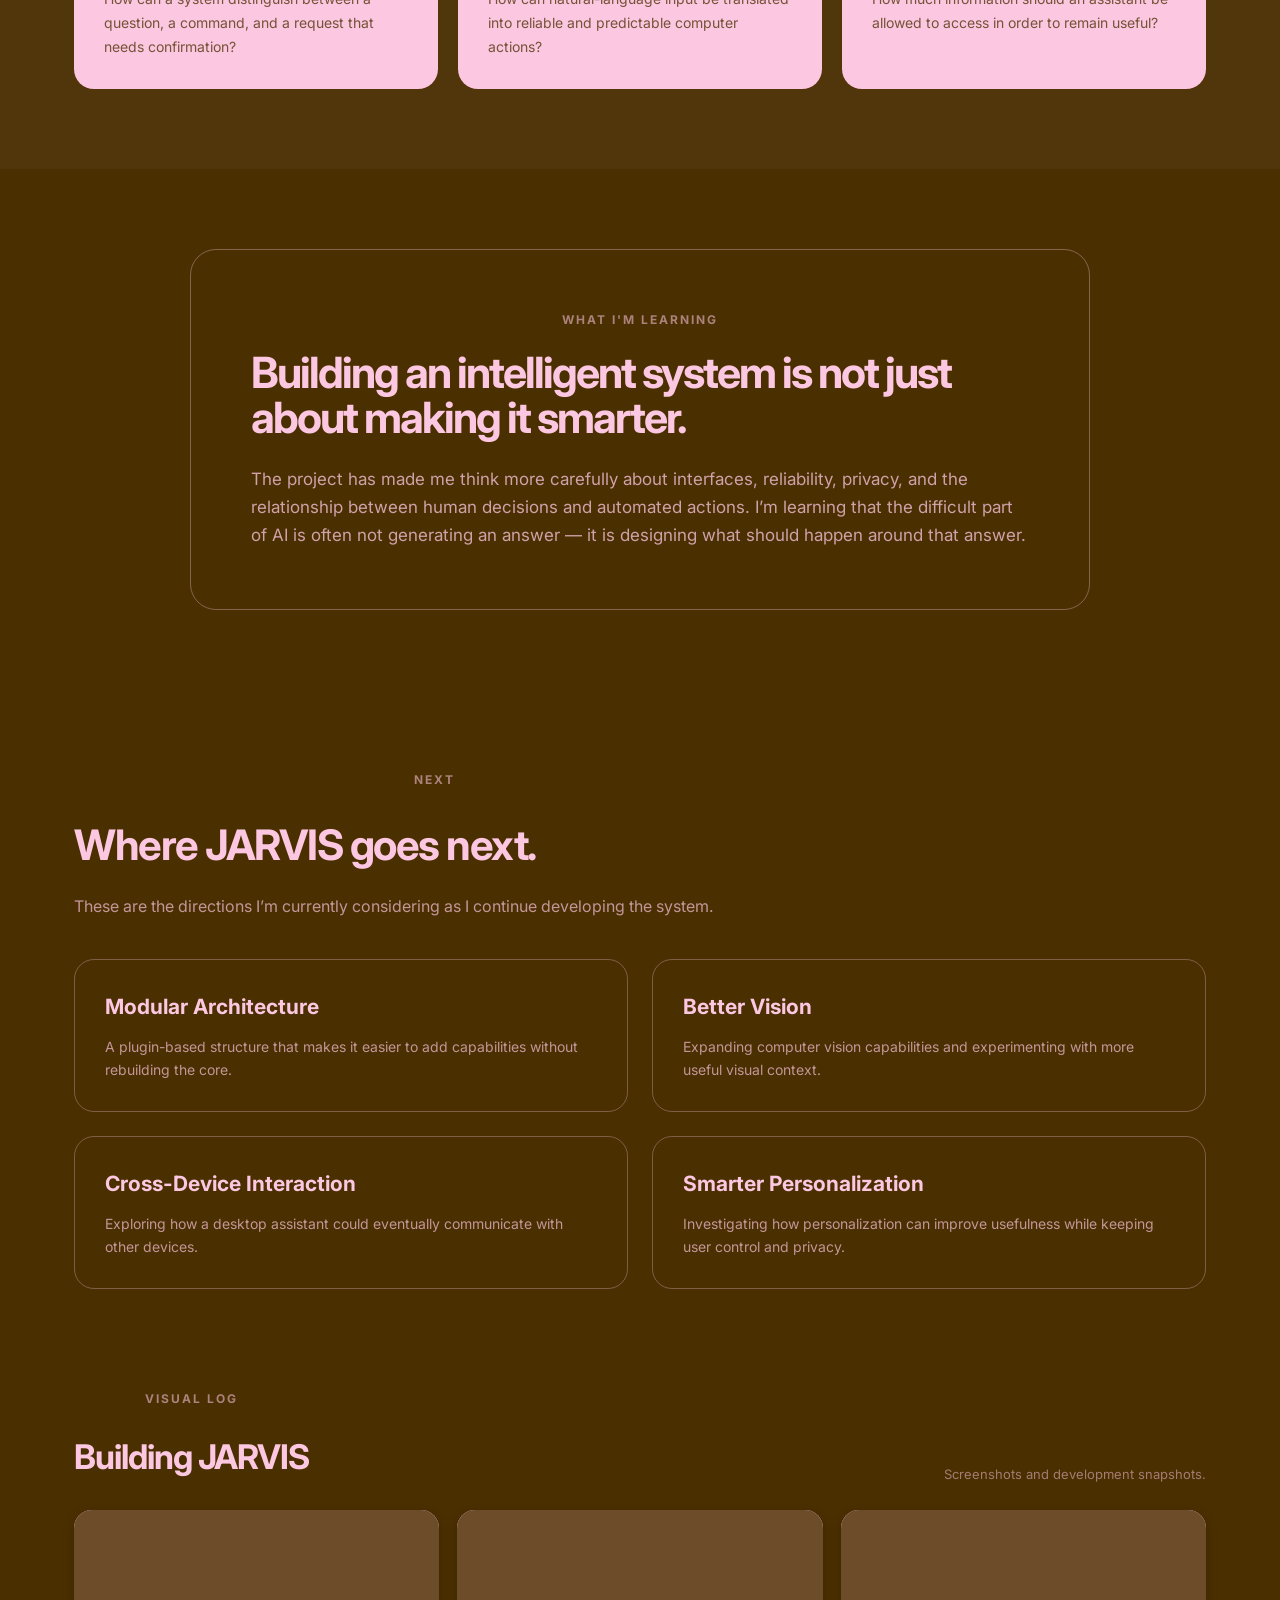
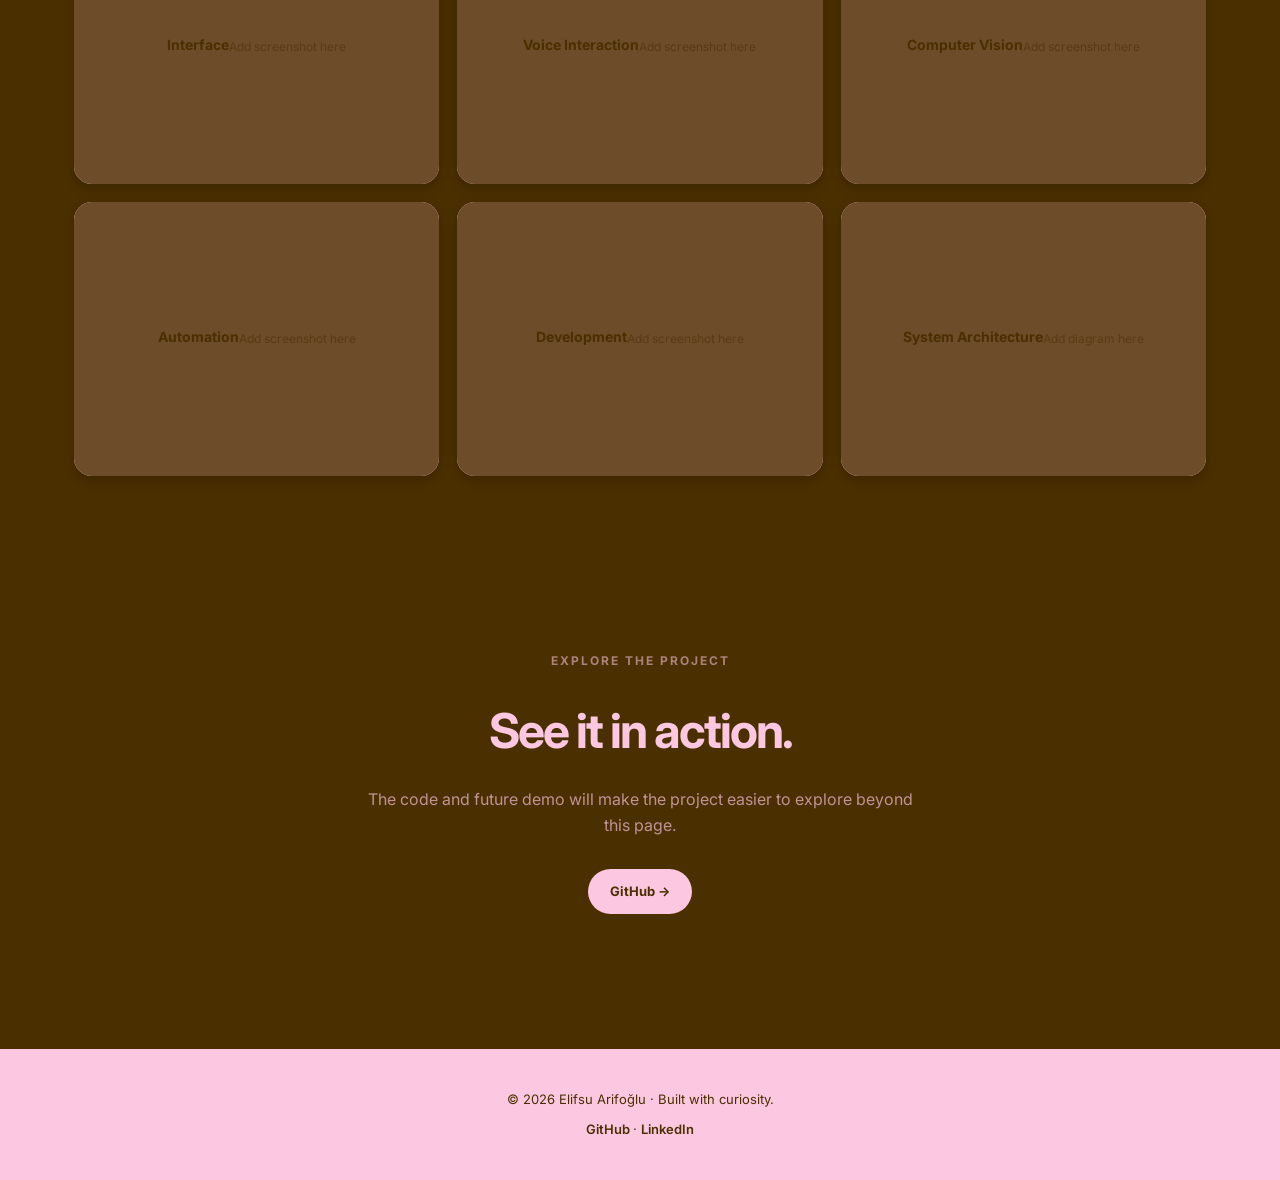
<file: jarvis.html>
<!DOCTYPE html>
<html lang="en">
<head>
    <meta charset="UTF-8" />
    <meta name="viewport" content="width=device-width, initial-scale=1.0" />

    <title>JARVIS | Elifsu Arifoğlu</title>

    <link rel="stylesheet" href="style.css" />

    <link
        href="https://fonts.googleapis.com/css2?family=Inter:wght@300;400;500;600;700&display=swap"
        rel="stylesheet"
    />

    <style>
        * {
            margin: 0;
            padding: 0;
            box-sizing: border-box;
        }

        html {
            scroll-behavior: smooth;
        }

        body {
            font-family: 'Inter', -apple-system, BlinkMacSystemFont, sans-serif;
            background: #4a2f01;
            color: #fcc7e1;
            line-height: 1.65;
        }

        a {
            color: inherit;
        }

        .container {
            max-width: 1180px;
            margin: 0 auto;
            padding: 0 24px;
        }

        /* =========================
           NAVIGATION
        ========================== */

        nav {
            padding: 20px 0;
            background: #fcc7e1;
            position: sticky;
            top: 0;
            z-index: 100;
            border-bottom: 1px solid rgba(74, 47, 1, 0.12);
        }

        nav .container {
            display: flex;
            align-items: center;
            justify-content: space-between;
            gap: 20px;
        }

        .logo {
            text-decoration: none;
            font-size: 22px;
            font-weight: 700;
            letter-spacing: -0.5px;
            color: #4a2f01;
        }

        .logo span {
            color: #6D4C2A;
        }

        .nav-links {
            list-style: none;
            display: flex;
            gap: 12px;
            flex-wrap: wrap;
            justify-content: flex-end;
        }

        .nav-links a {
            text-decoration: none;
            color: #4a2f01;
            font-size: 14px;
            font-weight: 500;
            padding: 6px 10px;
            border-radius: 8px;
            transition: all 0.25s ease;
        }

        .nav-links a:hover,
        .nav-links a.active {
            background: rgba(74, 47, 1, 0.08);
            color: #6D4C2A;
        }

        /* =========================
           HERO
        ========================== */

        .hero {
            padding: 105px 0 85px;
        }

        .back-link {
            display: inline-flex;
            text-decoration: none;
            font-size: 13px;
            font-weight: 600;
            opacity: 0.65;
            margin-bottom: 45px;
            transition: opacity 0.25s ease;
        }

        .back-link:hover {
            opacity: 1;
        }

        .hero-grid {
            display: grid;
            grid-template-columns: 1.15fr 0.85fr;
            gap: 60px;
            align-items: end;
        }

        .eyebrow {
            font-size: 11px;
            font-weight: 700;
            text-transform: uppercase;
            letter-spacing: 2px;
            opacity: 0.58;
            margin-bottom: 18px;
        }

        .hero h1 {
            font-size: clamp(52px, 8vw, 95px);
            line-height: 0.88;
            letter-spacing: -5px;
            margin-bottom: 24px;
        }

        .hero-subtitle {
            max-width: 680px;
            font-size: 20px;
            opacity: 0.78;
        }

        .hero-right {
            border-left: 1px solid rgba(252, 199, 225, 0.35);
            padding-left: 30px;
        }

        .hero-right p {
            font-size: 15px;
            opacity: 0.68;
            margin-bottom: 20px;
        }

        .hero-tags {
            display: flex;
            flex-wrap: wrap;
            gap: 8px;
        }

        .hero-tag {
            padding: 7px 11px;
            border: 1px solid rgba(252, 199, 225, 0.32);
            border-radius: 999px;
            font-size: 11px;
            font-weight: 600;
        }

        /* =========================
           INTRO
        ========================== */

        section {
            padding: 80px 0;
        }

        .section-title {
            font-size: 12px;
            text-transform: uppercase;
            letter-spacing: 2px;
            font-weight: 700;
            opacity: 0.55;
            margin-bottom: 20px;
        }

        .intro-grid {
            display: grid;
            grid-template-columns: 1fr 1.5fr;
            gap: 60px;
            align-items: start;
        }

        .intro-grid h2 {
            font-size: 38px;
            line-height: 1.08;
            letter-spacing: -1.5px;
        }

        .intro-text {
            font-size: 18px;
            opacity: 0.76;
            max-width: 720px;
        }

        .intro-text p + p {
            margin-top: 18px;
        }

        /* =========================
           WHY I BUILT IT
        ========================== */

        .why-section {
            background: #fcc7e1;
            color: #4a2f01;
        }

        .why-section .section-title {
            opacity: 0.55;
        }

        .why-grid {
            display: grid;
            grid-template-columns: 0.8fr 1.2fr;
            gap: 70px;
        }

        .why-grid h2 {
            font-size: 42px;
            line-height: 1.05;
            letter-spacing: -2px;
        }

        .why-text {
            font-size: 18px;
            line-height: 1.8;
        }

        .quote {
            margin-top: 35px;
            padding-left: 20px;
            border-left: 3px solid #6D4C2A;
            font-size: 17px;
            font-weight: 600;
        }

        /* =========================
           SYSTEM
        ========================== */

        .system-header {
            max-width: 720px;
            margin-bottom: 40px;
        }

        .system-header h2 {
            font-size: 42px;
            letter-spacing: -1.5px;
            margin-bottom: 14px;
        }

        .system-header p {
            font-size: 16px;
            opacity: 0.68;
        }

        .system-grid {
            display: grid;
            grid-template-columns: repeat(3, 1fr);
            gap: 18px;
        }

        .system-card {
            padding: 27px;
            border: 1px solid rgba(252, 199, 225, 0.3);
            border-radius: 18px;
            background: rgba(252, 199, 225, 0.035);
        }

        .system-number {
            display: block;
            font-size: 11px;
            font-weight: 700;
            opacity: 0.42;
            margin-bottom: 25px;
        }

        .system-card h3 {
            font-size: 20px;
            margin-bottom: 9px;
        }

        .system-card p {
            font-size: 14px;
            opacity: 0.68;
        }

        /* =========================
           TECH STACK
        ========================== */

        .tech-section {
            padding-top: 40px;
        }

        .tech-grid {
            display: grid;
            grid-template-columns: 1fr 2fr;
            gap: 50px;
            align-items: start;
        }

        .tech-grid h2 {
            font-size: 37px;
            line-height: 1.05;
            letter-spacing: -1.5px;
        }

        .tech-tags {
            display: flex;
            flex-wrap: wrap;
            gap: 10px;
        }

        .tech-tag {
            padding: 9px 14px;
            border: 1px solid rgba(252, 199, 225, 0.35);
            border-radius: 999px;
            font-size: 12px;
            font-weight: 600;
        }

        /* =========================
           CHALLENGES
        ========================== */

        .challenges {
            background: rgba(252, 199, 225, 0.045);
        }

        .challenge-grid {
            display: grid;
            grid-template-columns: repeat(3, 1fr);
            gap: 20px;
        }

        .challenge-card {
            padding: 30px;
            background: #fcc7e1;
            color: #4a2f01;
            border-radius: 20px;
        }

        .challenge-card span {
            display: block;
            font-size: 11px;
            font-weight: 700;
            letter-spacing: 1px;
            opacity: 0.5;
            margin-bottom: 18px;
        }

        .challenge-card h3 {
            font-size: 21px;
            margin-bottom: 12px;
        }

        .challenge-card p {
            font-size: 14px;
            line-height: 1.7;
            opacity: 0.76;
        }

        /* =========================
           LEARNING
        ========================== */

        .learning-box {
            max-width: 900px;
            margin: 0 auto;
            padding: 60px;
            border: 1px solid rgba(252, 199, 225, 0.34);
            border-radius: 26px;
        }

        .learning-box h2 {
            font-size: 43px;
            line-height: 1.05;
            letter-spacing: -2px;
            margin-bottom: 25px;
        }

        .learning-box p {
            font-size: 17px;
            opacity: 0.75;
        }

        /* =========================
           FUTURE
        ========================== */

        .future-grid {
            display: grid;
            grid-template-columns: 1fr 1fr;
            gap: 24px;
        }

        .future-card {
            padding: 30px;
            border-radius: 20px;
            border: 1px solid rgba(252, 199, 225, 0.3);
        }

        .future-card h3 {
            font-size: 21px;
            margin-bottom: 10px;
        }

        .future-card p {
            font-size: 14px;
            opacity: 0.68;
        }

        /* =========================
           LINKS
        ========================== */

        .links-section {
            text-align: center;
            padding: 95px 0;
        }

        .links-section h2 {
            font-size: 48px;
            letter-spacing: -2px;
            margin-bottom: 16px;
        }

        .links-section p {
            max-width: 560px;
            margin: 0 auto 30px;
            opacity: 0.66;
        }

        .button-row {
            display: flex;
            justify-content: center;
            flex-wrap: wrap;
            gap: 12px;
        }

        .button {
            display: inline-flex;
            align-items: center;
            justify-content: center;
            padding: 12px 22px;
            border-radius: 999px;
            text-decoration: none;
            font-weight: 700;
            font-size: 13px;
            transition: transform 0.25s ease,
                        background 0.25s ease;
        }

        .button-primary {
            background: #fcc7e1;
            color: #4a2f01;
        }

        .button-secondary {
            border: 1px solid rgba(252, 199, 225, 0.4);
            color: #fcc7e1;
        }

        .button:hover {
            transform: translateY(-2px);
        }

        /* =========================
           GALLERY
        ========================== */

        .gallery {
            padding-top: 20px;
        }

        .gallery-header {
            display: flex;
            justify-content: space-between;
            align-items: end;
            gap: 20px;
            margin-bottom: 25px;
        }

        .gallery-header h2 {
            font-size: 34px;
            letter-spacing: -1px;
        }

        .gallery-header p {
            font-size: 13px;
            opacity: 0.5;
            text-align: right;
        }

        .gallery-grid {
            display: grid;
            grid-template-columns: repeat(3, 1fr);
            gap: 18px;
        }

        .gallery-item {
            aspect-ratio: 4 / 3;
            background: #fcc7e1;
            border-radius: 18px;
            overflow: hidden;
            display: flex;
            align-items: center;
            justify-content: center;
            color: #4a2f01;
        }

        .gallery-item img {
            width: 100%;
            height: 100%;
            object-fit: cover;
        }

        .placeholder {
            text-align: center;
            padding: 20px;
        }

        .placeholder strong {
            display: block;
            font-size: 14px;
            margin-bottom: 5px;
        }

        .placeholder span {
            font-size: 12px;
            opacity: 0.55;
        }

        /* =========================
           FOOTER
        ========================== */

        footer {
            padding: 40px 0;
            background: #fcc7e1;
            color: #4a2f01;
            text-align: center;
        }

        footer p {
            font-size: 13px;
        }

        footer a {
            color: #4a2f01;
            text-decoration: none;
            font-weight: 600;
        }

        /* =========================
           RESPONSIVE
        ========================== */

        @media (max-width: 850px) {

            nav .container {
                flex-direction: column;
            }

            .hero-grid,
            .intro-grid,
            .why-grid,
            .tech-grid {
                grid-template-columns: 1fr;
            }

            .hero-right {
                border-left: none;
                border-top: 1px solid rgba(252, 199, 225, 0.35);
                padding-left: 0;
                padding-top: 25px;
            }

            .system-grid,
            .challenge-grid {
                grid-template-columns: 1fr 1fr;
            }

            .future-grid {
                grid-template-columns: 1fr;
            }

            .gallery-grid {
                grid-template-columns: 1fr 1fr;
            }

            .gallery-header {
                flex-direction: column;
                align-items: flex-start;
            }

            .gallery-header p {
                text-align: left;
            }
        }

        @media (max-width: 600px) {

            .container {
                padding: 0 18px;
            }

            section {
                padding: 55px 0;
            }

            .hero {
                padding: 70px 0 55px;
            }

            .hero h1 {
                letter-spacing: -3px;
            }

            .hero-subtitle {
                font-size: 17px;
            }

            .system-grid,
            .challenge-grid,
            .gallery-grid {
                grid-template-columns: 1fr;
            }

            .intro-grid h2,
            .why-grid h2,
            .tech-grid h2,
            .learning-box h2 {
                font-size: 31px;
            }

            .learning-box {
                padding: 32px 24px;
            }

            .links-section h2 {
                font-size: 38px;
            }
        }
    </style>
</head>


<body>

    <!-- =========================
         NAV
    ========================== -->

    <nav>
        <div class="container">

            <a href="index.html" class="logo">
                Elifsu Arifoğlu<span>.</span>
            </a>

            <ul class="nav-links">

                <li>
                    <a href="index.html">Home</a>
                </li>

                <li>
                    <a href="poetry.html">Poetry</a>
                </li>

                <li>
                    <a href="projects.html" class="active">Projects</a>
                </li>

            </ul>

        </div>
    </nav>


    <!-- =========================
         HERO
    ========================== -->

    <header class="hero">

        <div class="container">

            <a href="projects.html" class="back-link">
                ← Back to Projects
            </a>

            <div class="hero-grid">

                <div>

                    <div class="eyebrow">
                        Personal AI · Active Development
                    </div>

                    <h1>
                        JARVIS
                    </h1>

                    <p class="hero-subtitle">
                        A personal AI assistant I’m building to explore
                        how voice, vision, automation, and intelligent
                        systems can work together.
                    </p>

                </div>


                <div class="hero-right">

                    <p>
                        Inspired by the idea of a computer that feels
                        less like a tool and more like an interface
                        between a person and their digital environment.
                    </p>

                    <div class="hero-tags">

                        <span class="hero-tag">
                            Python
                        </span>

                        <span class="hero-tag">
                            Computer Vision
                        </span>

                        <span class="hero-tag">
                            NLP
                        </span>

                        <span class="hero-tag">
                            Automation
                        </span>

                        <span class="hero-tag">
                            Privacy
                        </span>

                    </div>

                </div>

            </div>

        </div>

    </header>


    <!-- =========================
         ABOUT
    ========================== -->

    <section>

        <div class="container">

            <div class="intro-grid">

                <div>

                    <div class="section-title">
                        The Project
                    </div>

                    <h2>
                        More than a chatbot.
                    </h2>

                </div>


                <div class="intro-text">

                    <p>
                        JARVIS is a personal AI assistant designed to
                        interact with my computer and respond to natural
                        language commands.
                    </p>

                    <p>
                        Rather than building only a conversational
                        interface, I wanted to explore a system that
                        could connect language with actions: understanding
                        a request, accessing information, interacting with
                        the system, and automating routine tasks.
                    </p>

                    <p>
                        The project is still evolving. I’m using it as a
                        way to experiment with AI, human-computer
                        interaction, computer vision, and privacy-aware
                        system design.
                    </p>

                </div>

            </div>

        </div>

    </section>


    <!-- =========================
         WHY I BUILT IT
    ========================== -->

    <section class="why-section">

        <div class="container">

            <div class="why-grid">

                <div>

                    <div class="section-title">
                        Why I Built It
                    </div>

                    <h2>
                        I wanted to understand
                        what an AI assistant
                        actually means.
                    </h2>

                </div>


                <div class="why-text">

                    <p>
                        It is easy to use an AI model through an existing
                        interface. I was more interested in what happens
                        when you try to build the interface yourself.
                    </p>

                    <br />

                    <p>
                        How should a computer understand what a person
                        wants? When should an AI simply answer, and when
                        should it take action? What information should
                        remain local? How can automation remain useful
                        without taking control away from the user?
                    </p>

                    <div class="quote">
                        JARVIS became a way for me to explore those
                        questions by actually building the system.
                    </div>

                </div>

            </div>

        </div>

    </section>


    <!-- =========================
         SYSTEM
    ========================== -->

    <section>

        <div class="container">

            <div class="system-header">

                <div class="section-title">
                    What I Built
                </div>

                <h2>
                    From conversation to action.
                </h2>

                <p>
                    The system combines several components instead of
                    relying on a single AI feature.
                </p>

            </div>


            <div class="system-grid">


                <div class="system-card">

                    <span class="system-number">
                        01
                    </span>

                    <h3>
                        Voice Interface
                    </h3>

                    <p>
                        Speech recognition allows JARVIS to receive
                        natural language commands without requiring
                        constant keyboard input.
                    </p>

                </div>


                <div class="system-card">

                    <span class="system-number">
                        02
                    </span>

                    <h3>
                        Language &amp; Context
                    </h3>

                    <p>
                        Natural language processing helps interpret
                        requests and generate contextual responses.
                    </p>

                </div>


                <div class="system-card">

                    <span class="system-number">
                        03
                    </span>

                    <h3>
                        Computer Vision
                    </h3>

                    <p>
                        Camera integration creates a path toward
                        visual input and computer vision experiments.
                    </p>

                </div>


                <div class="system-card">

                    <span class="system-number">
                        04
                    </span>

                    <h3>
                        System Control
                    </h3>

                    <p>
                        JARVIS can interact with applications, files,
                        media, and other parts of the desktop environment.
                    </p>

                </div>


                <div class="system-card">

                    <span class="system-number">
                        05
                    </span>

                    <h3>
                        Automation
                    </h3>

                    <p>
                        Routine actions can be triggered through
                        voice-based commands and predefined workflows.
                    </p>

                </div>


                <div class="system-card">

                    <span class="system-number">
                        06
                    </span>

                    <h3>
                        Privacy by Design
                    </h3>

                    <p>
                        Privacy and security are considered as part of
                        the system rather than something added later.
                    </p>

                </div>


            </div>

        </div>

    </section>


    <!-- =========================
         TECHNOLOGY
    ========================== -->

    <section class="tech-section">

        <div class="container">

            <div class="tech-grid">

                <div>

                    <div class="section-title">
                        Technical Stack
                    </div>

                    <h2>
                        Tools I’m learning
                        through the project.
                    </h2>

                </div>


                <div class="tech-tags">

                    <span class="tech-tag">
                        Python
                    </span>

                    <span class="tech-tag">
                        Speech Recognition
                    </span>

                    <span class="tech-tag">
                        OpenCV
                    </span>

                    <span class="tech-tag">
                        Natural Language Processing
                    </span>

                    <span class="tech-tag">
                        Camera Integration
                    </span>

                    <span class="tech-tag">
                        Automation
                    </span>

                    <span class="tech-tag">
                        APIs
                    </span>

                    <span class="tech-tag">
                        Desktop Systems
                    </span>

                </div>

            </div>

        </div>

    </section>


    <!-- =========================
         CHALLENGES
    ========================== -->

    <section class="challenges">

        <div class="container">

            <div class="system-header">

                <div class="section-title">
                    Engineering Questions
                </div>

                <h2>
                    The interesting part is what
                    doesn't work immediately.
                </h2>

                <p>
                    Add your real technical challenges here as the
                    project develops. These details are often more
                    valuable than another feature list.
                </p>

            </div>


            <div class="challenge-grid">


                <div class="challenge-card">

                    <span>
                        QUESTION 01
                    </span>

                    <h3>
                        Understanding intent
                    </h3>

                    <p>
                        How can a system distinguish between a question,
                        a command, and a request that needs confirmation?
                    </p>

                </div>


                <div class="challenge-card">

                    <span>
                        QUESTION 02
                    </span>

                    <h3>
                        Connecting AI to action
                    </h3>

                    <p>
                        How can natural-language input be translated
                        into reliable and predictable computer actions?
                    </p>

                </div>


                <div class="challenge-card">

                    <span>
                        QUESTION 03
                    </span>

                    <h3>
                        Privacy
                    </h3>

                    <p>
                        How much information should an assistant be
                        allowed to access in order to remain useful?
                    </p>

                </div>


            </div>

        </div>

    </section>


    <!-- =========================
         WHAT I LEARNED
    ========================== -->

    <section>

        <div class="container">

            <div class="learning-box">

                <div class="section-title">
                    What I'm Learning
                </div>

                <h2>
                    Building an intelligent system
                    is not just about making it smarter.
                </h2>

                <p>
                    The project has made me think more carefully about
                    interfaces, reliability, privacy, and the relationship
                    between human decisions and automated actions.
                    I’m learning that the difficult part of AI is often
                    not generating an answer — it is designing what should
                    happen around that answer.
                </p>

            </div>

        </div>

    </section>


    <!-- =========================
         FUTURE
    ========================== -->

    <section>

        <div class="container">

            <div class="system-header">

                <div class="section-title">
                    Next
                </div>

                <h2>
                    Where JARVIS goes next.
                </h2>

                <p>
                    These are the directions I’m currently considering
                    as I continue developing the system.
                </p>

            </div>


            <div class="future-grid">


                <div class="future-card">

                    <h3>
                        Modular Architecture
                    </h3>

                    <p>
                        A plugin-based structure that makes it easier
                        to add capabilities without rebuilding the core.
                    </p>

                </div>


                <div class="future-card">

                    <h3>
                        Better Vision
                    </h3>

                    <p>
                        Expanding computer vision capabilities and
                        experimenting with more useful visual context.
                    </p>

                </div>


                <div class="future-card">

                    <h3>
                        Cross-Device Interaction
                    </h3>

                    <p>
                        Exploring how a desktop assistant could eventually
                        communicate with other devices.
                    </p>

                </div>


                <div class="future-card">

                    <h3>
                        Smarter Personalization
                    </h3>

                    <p>
                        Investigating how personalization can improve
                        usefulness while keeping user control and privacy.
                    </p>

                </div>


            </div>

        </div>

    </section>


    <!-- =========================
         GALLERY
    ========================== -->

    <section class="gallery">

        <div class="container">

            <div class="gallery-header">

                <div>

                    <div class="section-title">
                        Visual Log
                    </div>

                    <h2>
                        Building JARVIS
                    </h2>

                </div>

                <p>
                    Screenshots and development snapshots.
                </p>

            </div>


            <div class="gallery-grid">

                <div class="gallery-item">

                    <div class="placeholder">
                        <strong>Interface</strong>
                        <span>Add screenshot here</span>
                    </div>

                </div>


                <div class="gallery-item">

                    <div class="placeholder">
                        <strong>Voice Interaction</strong>
                        <span>Add screenshot here</span>
                    </div>

                </div>


                <div class="gallery-item">

                    <div class="placeholder">
                        <strong>Computer Vision</strong>
                        <span>Add screenshot here</span>
                    </div>

                </div>


                <div class="gallery-item">

                    <div class="placeholder">
                        <strong>Automation</strong>
                        <span>Add screenshot here</span>
                    </div>

                </div>


                <div class="gallery-item">

                    <div class="placeholder">
                        <strong>Development</strong>
                        <span>Add screenshot here</span>
                    </div>

                </div>


                <div class="gallery-item">

                    <div class="placeholder">
                        <strong>System Architecture</strong>
                        <span>Add diagram here</span>
                    </div>

                </div>


            </div>

        </div>

    </section>


    <!-- =========================
         LINKS
    ========================== -->

    <section class="links-section">

        <div class="container">

            <div class="section-title">
                Explore the project
            </div>

            <h2>
                See it in action.
            </h2>

            <p>
                The code and future demo will make the project
                easier to explore beyond this page.
            </p>

            <div class="button-row">

                <!--
                Replace this URL with your actual repository
                when the final GitHub link is ready.
                -->

                <a
                    href="https://github.com/elifsuarifoglu/jarvis-ai-assistant"
                    target="_blank"
                    rel="noopener noreferrer"
                    class="button button-primary"
                >
                    GitHub →
                </a>

                <!-- Add your live demo later -->

                <!--
                <a
                    href="YOUR-DEMO-LINK"
                    target="_blank"
                    rel="noopener noreferrer"
                    class="button button-secondary"
                >
                    Live Demo →
                </a>
                -->

            </div>

        </div>

    </section>


    <!-- =========================
         FOOTER
    ========================== -->

    <footer>

        <div class="container">

            <p>
                © 2026 Elifsu Arifoğlu · Built with curiosity.
            </p>

            <p style="margin-top: 8px;">

                <a
                    href="https://github.com/elifsuarifoglu"
                    target="_blank"
                    rel="noopener noreferrer"
                >
                    GitHub
                </a>

                ·

                <a
                    href="https://linkedin.com/in/elifsuarifoglu"
                    target="_blank"
                    rel="noopener noreferrer"
                >
                    LinkedIn
                </a>

            </p>

        </div>

    </footer>


</body>
</html>
</file>
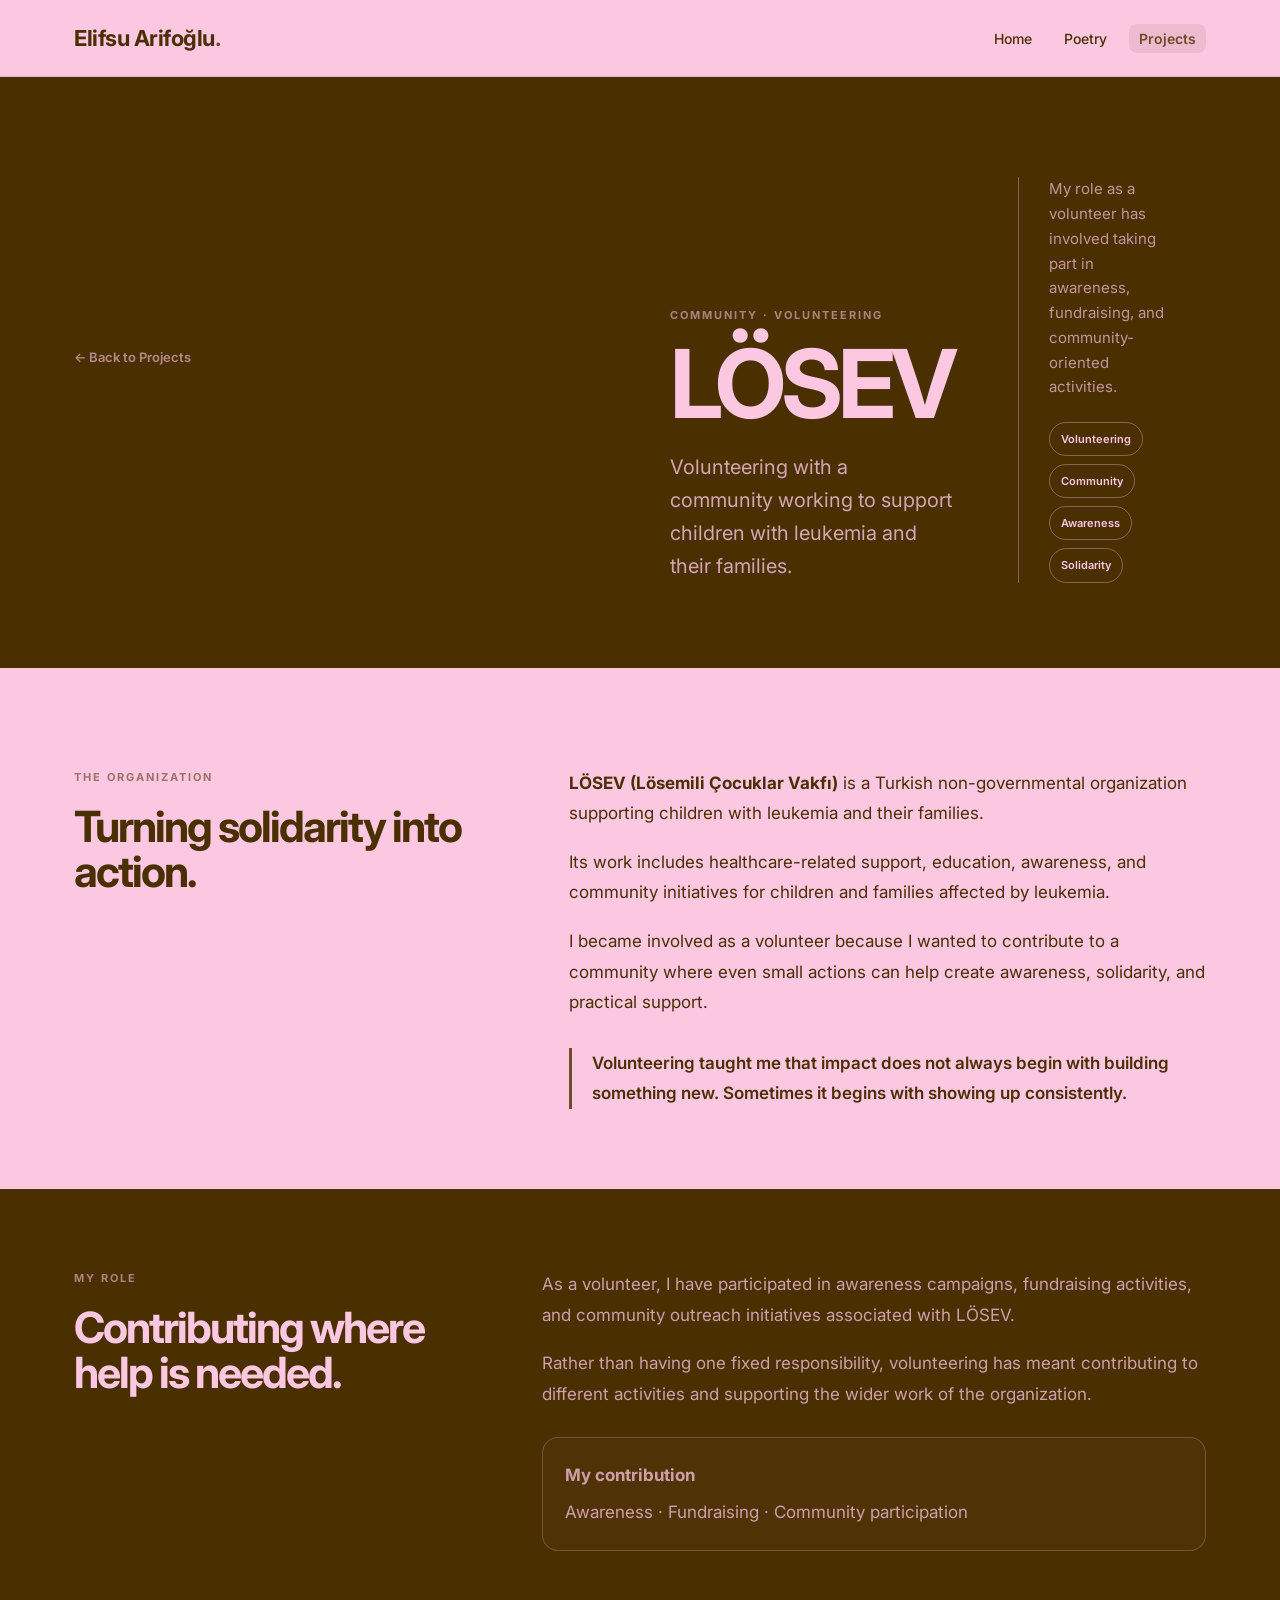
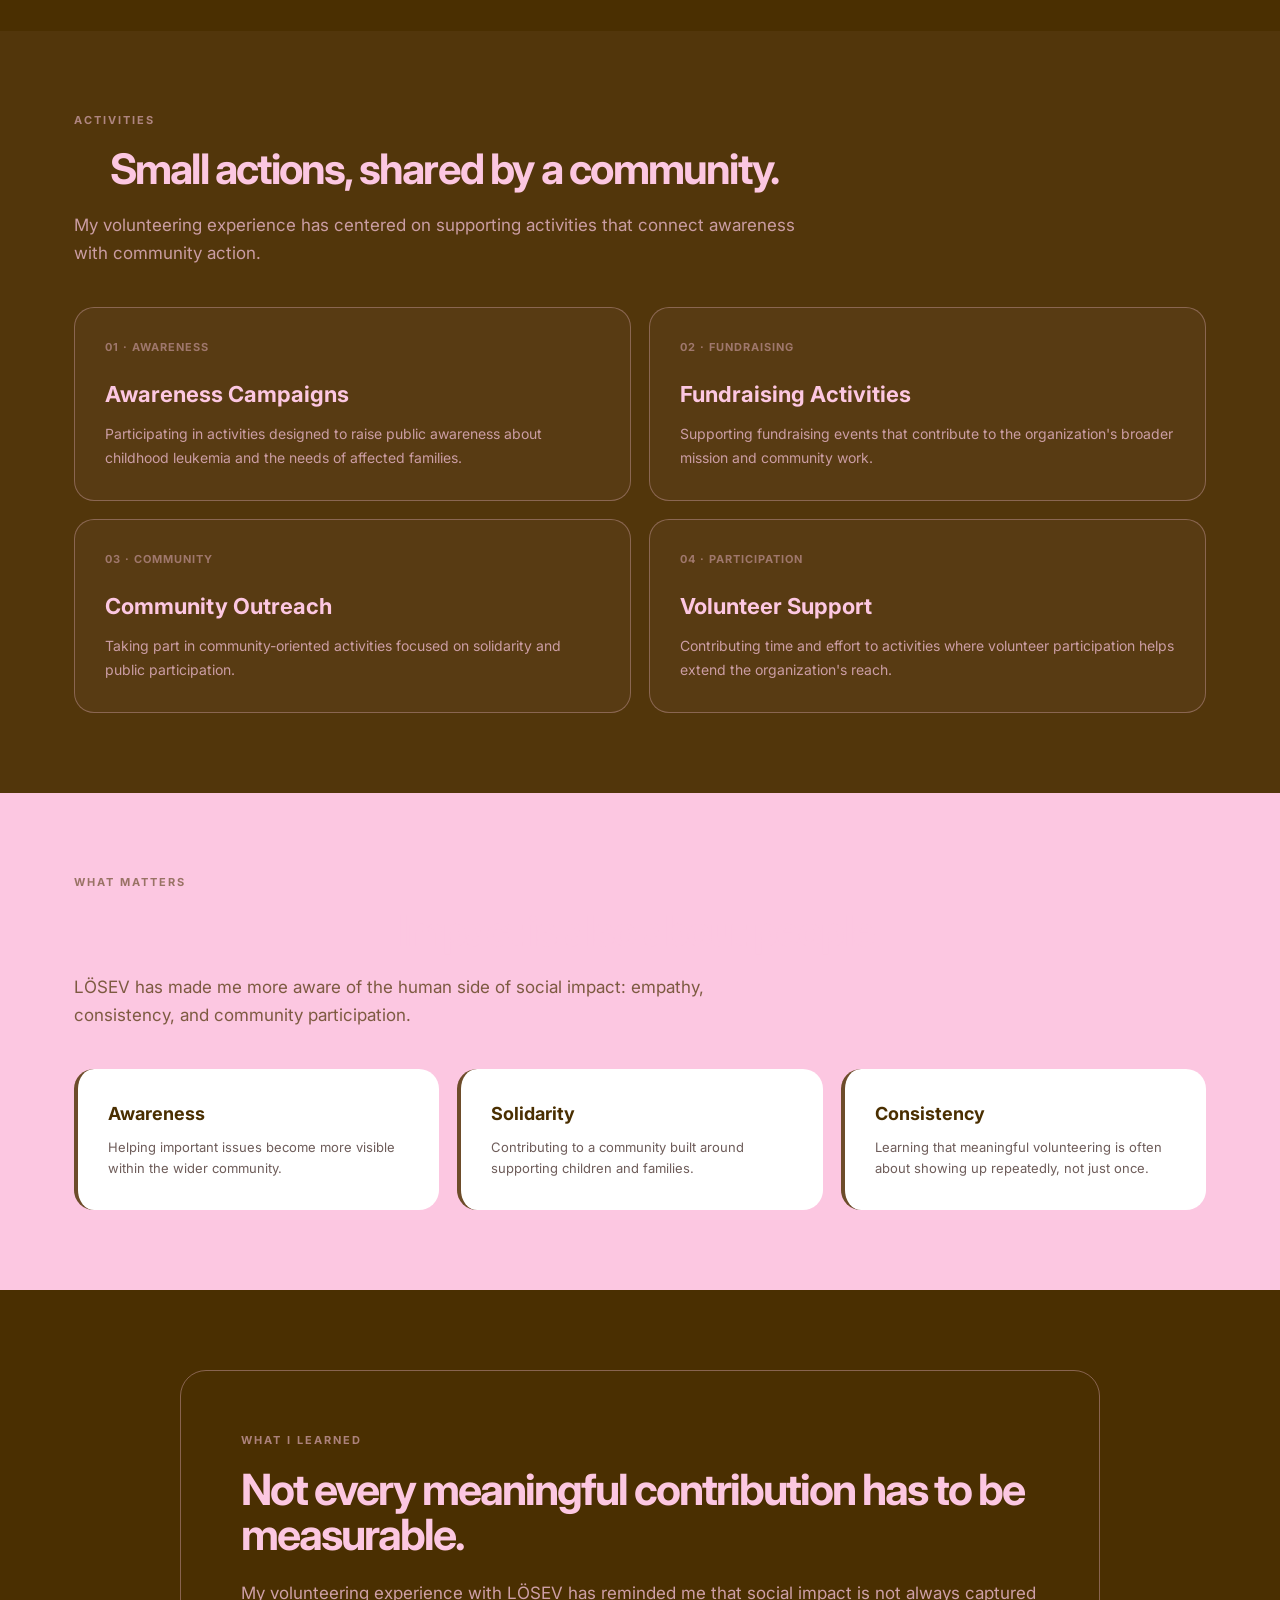
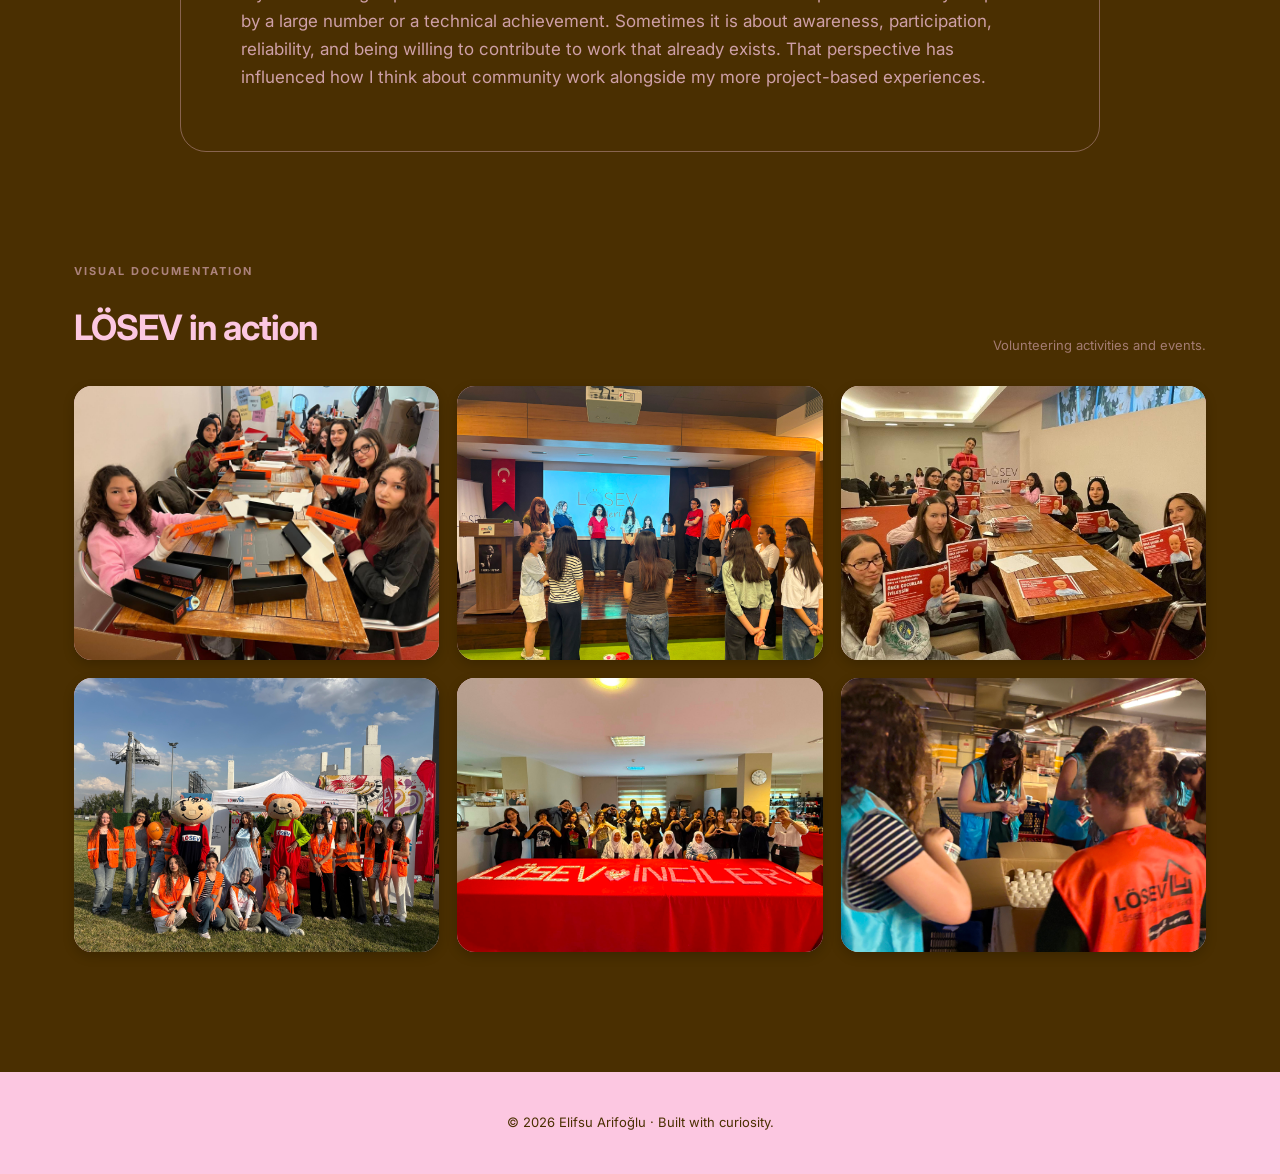
<file: losev.html>
<!DOCTYPE html>
<html lang="en">
<head>
    <meta charset="UTF-8" />
    <meta name="viewport" content="width=device-width, initial-scale=1.0" />

    <title>LÖSEV | Elifsu Arifoğlu</title>

    <link rel="stylesheet" href="style.css" />

    <link
        href="https://fonts.googleapis.com/css2?family=Inter:wght@300;400;500;600;700&display=swap"
        rel="stylesheet"
    />

    <style>

        /* =========================
           GLOBAL
        ========================== */

        * {
            margin: 0;
            padding: 0;
            box-sizing: border-box;
        }

        html {
            scroll-behavior: smooth;
        }

        body {
            font-family: 'Inter', -apple-system, BlinkMacSystemFont, sans-serif;
            background: #4a2f01;
            color: #fcc7e1;
            line-height: 1.65;
        }

        a {
            color: inherit;
        }

        .container {
            max-width: 1180px;
            margin: 0 auto;
            padding: 0 24px;
        }


        /* =========================
           NAVIGATION
        ========================== */

        nav {
            padding: 20px 0;
            background: #fcc7e1;
            position: sticky;
            top: 0;
            z-index: 100;
            border-bottom: 1px solid rgba(74, 47, 1, 0.12);
        }

        nav .container {
            display: flex;
            justify-content: space-between;
            align-items: center;
            gap: 20px;
        }

        .logo {
            color: #4a2f01;
            text-decoration: none;
            font-size: 22px;
            font-weight: 700;
            letter-spacing: -0.5px;
        }

        .logo span {
            color: #6D4C2A;
        }

        .nav-links {
            display: flex;
            gap: 12px;
            list-style: none;
            flex-wrap: wrap;
            justify-content: flex-end;
        }

        .nav-links a {
            color: #4a2f01;
            text-decoration: none;
            font-size: 14px;
            font-weight: 500;
            padding: 6px 10px;
            border-radius: 8px;
            transition: all 0.25s ease;
        }

        .nav-links a:hover,
        .nav-links a.active {
            color: #6D4C2A;
            background: rgba(74, 47, 1, 0.08);
        }


        /* =========================
           HERO
        ========================== */

        .hero {
            padding: 100px 0 85px;
        }

        .back-link {
            display: inline-block;
            text-decoration: none;
            font-size: 13px;
            font-weight: 600;
            opacity: 0.6;
            margin-bottom: 45px;
        }

        .back-link:hover {
            opacity: 1;
        }

        .hero-grid {
            display: grid;
            grid-template-columns: 1.15fr 0.85fr;
            gap: 65px;
            align-items: end;
        }

        .eyebrow {
            font-size: 11px;
            font-weight: 700;
            text-transform: uppercase;
            letter-spacing: 2px;
            opacity: 0.55;
            margin-bottom: 18px;
        }

        .hero h1 {
            font-size: clamp(55px, 8vw, 95px);
            line-height: 0.88;
            letter-spacing: -5px;
            margin-bottom: 25px;
        }

        .hero-title {
            max-width: 720px;
            font-size: 20px;
            opacity: 0.78;
        }

        .hero-side {
            border-left: 1px solid rgba(252, 199, 225, 0.35);
            padding-left: 30px;
        }

        .hero-side p {
            font-size: 15px;
            opacity: 0.68;
            margin-bottom: 22px;
        }

        .tag-row {
            display: flex;
            flex-wrap: wrap;
            gap: 8px;
        }

        .tag {
            padding: 7px 11px;
            border: 1px solid rgba(252, 199, 225, 0.35);
            border-radius: 999px;
            font-size: 11px;
            font-weight: 600;
        }


        /* =========================
           GENERAL
        ========================== */

        section {
            padding: 80px 0;
        }

        .section-label {
            font-size: 11px;
            font-weight: 700;
            text-transform: uppercase;
            letter-spacing: 2px;
            opacity: 0.55;
            margin-bottom: 18px;
        }

        .section-title {
            font-size: 42px;
            line-height: 1.05;
            letter-spacing: -1.8px;
            margin-bottom: 20px;
        }

        .section-description {
            max-width: 730px;
            font-size: 17px;
            opacity: 0.71;
        }


        /* =========================
           ABOUT
        ========================== */

        .about-section {
            background: #fcc7e1;
            color: #4a2f01;
        }

        .about-grid {
            display: grid;
            grid-template-columns: 0.8fr 1.2fr;
            gap: 70px;
        }

        .about-grid .section-label {
            color: #4a2f01;
        }

        .about-grid h2 {
            font-size: 43px;
            line-height: 1.05;
            letter-spacing: -2px;
        }

        .about-text {
            font-size: 18px;
            line-height: 1.8;
            color: #4a2f01;
        }

        .about-text p + p {
            margin-top: 18px;
        }

        .quote {
            margin-top: 30px;
            border-left: 3px solid #6D4C2A;
            padding-left: 20px;
            font-size: 17px;
            font-weight: 600;
        }


        /* =========================
           MY ROLE
        ========================== */

        .role-grid {
            display: grid;
            grid-template-columns: 0.75fr 1.25fr;
            gap: 70px;
        }

        .role-grid h2 {
            font-size: 43px;
            line-height: 1.04;
            letter-spacing: -2px;
        }

        .role-text {
            font-size: 17px;
            opacity: 0.74;
            line-height: 1.8;
        }

        .role-text p + p {
            margin-top: 18px;
        }

        .role-highlight {
            margin-top: 28px;
            padding: 22px;
            border: 1px solid rgba(252, 199, 225, 0.3);
            border-radius: 16px;
            background: rgba(252, 199, 225, 0.045);
        }

        .role-highlight strong {
            display: block;
            margin-bottom: 6px;
        }


        /* =========================
           ACTIVITIES
        ========================== */

        .activities-section {
            background: rgba(252, 199, 225, 0.045);
        }

        .activities-header {
            max-width: 740px;
            margin-bottom: 40px;
        }

        .activity-grid {
            display: grid;
            grid-template-columns: repeat(2, 1fr);
            gap: 18px;
        }

        .activity-card {
            padding: 30px;
            border: 1px solid rgba(252, 199, 225, 0.3);
            border-radius: 20px;
            background: rgba(252, 199, 225, 0.04);
        }

        .activity-number {
            display: block;
            font-size: 11px;
            font-weight: 700;
            letter-spacing: 1px;
            opacity: 0.43;
            margin-bottom: 20px;
        }

        .activity-card h3 {
            font-size: 22px;
            margin-bottom: 10px;
        }

        .activity-card p {
            font-size: 14px;
            opacity: 0.7;
            line-height: 1.7;
        }


        /* =========================
           IMPACT
        ========================== */

        .impact-section {
            background: #fcc7e1;
            color: #4a2f01;
        }

        .impact-section .section-label {
            color: #4a2f01;
        }

        .impact-grid {
            display: grid;
            grid-template-columns: repeat(3, 1fr);
            gap: 18px;
            margin-top: 40px;
        }

        .impact-card {
            background: #ffffff;
            border-radius: 20px;
            padding: 30px;
            border-left: 4px solid #6D4C2A;
        }

        .impact-card h3 {
            font-size: 18px;
            margin-bottom: 8px;
        }

        .impact-card p {
            color: #3E2723;
            font-size: 13px;
            opacity: 0.75;
        }


        /* =========================
           REFLECTION
        ========================== */

        .reflection-box {
            max-width: 920px;
            margin: 0 auto;
            padding: 60px;
            border: 1px solid rgba(252, 199, 225, 0.35);
            border-radius: 26px;
        }

        .reflection-box h2 {
            font-size: 43px;
            line-height: 1.05;
            letter-spacing: -2px;
            margin-bottom: 22px;
        }

        .reflection-box p {
            max-width: 800px;
            font-size: 17px;
            opacity: 0.74;
        }


        /* =========================
           GALLERY - DÜZELTİLDİ
        ========================== */

        .gallery {
            padding-top: 30px;
        }

        .gallery-header {
            display: flex;
            justify-content: space-between;
            align-items: flex-end;
            gap: 20px;
            margin-bottom: 30px;
        }

        .gallery-header h2 {
            font-size: 35px;
            letter-spacing: -1px;
        }

        .gallery-header p {
            font-size: 13px;
            opacity: 0.5;
            text-align: right;
        }

        .gallery-grid {
            display: grid;
            grid-template-columns: repeat(3, 1fr);
            gap: 18px;
        }

        .gallery-item {
            aspect-ratio: 4 / 3;
            background: #fcc7e1;
            border-radius: 18px;
            overflow: hidden;
            box-shadow: 0 4px 12px rgba(0, 0, 0, 0.2);
            transition: transform 0.3s, box-shadow 0.3s;
        }

        .gallery-item:hover {
            transform: scale(1.03);
            box-shadow: 0 8px 24px rgba(0, 0, 0, 0.4);
            z-index: 2;
        }

        .gallery-item .placeholder {
            width: 100%;
            height: 100%;
            overflow: hidden;
            display: flex;
            align-items: center;
            justify-content: center;
        }

        .gallery-item .placeholder img {
            width: 100% !important;
            height: 100% !important;
            object-fit: cover !important;
            display: block !important;
            transition: transform 0.5s ease;
        }

        .gallery-item:hover .placeholder img {
            transform: scale(1.1);
        }


        /* =========================
           FOOTER
        ========================== */

        footer {
            padding: 40px 0;
            background: #fcc7e1;
            color: #4a2f01;
            text-align: center;
        }

        footer p {
            font-size: 13px;
        }


        /* =========================
           RESPONSIVE
        ========================== */

        @media (max-width: 850px) {

            nav .container {
                flex-direction: column;
            }

            .hero-grid,
            .about-grid,
            .role-grid {
                grid-template-columns: 1fr;
            }

            .hero-side {
                border-left: none;
                border-top: 1px solid rgba(252, 199, 225, 0.35);
                padding-left: 0;
                padding-top: 25px;
            }

            .activity-grid,
            .impact-grid {
                grid-template-columns: 1fr 1fr;
            }

            .gallery-grid {
                grid-template-columns: 1fr 1fr;
            }

            .gallery-header {
                flex-direction: column;
                align-items: flex-start;
            }

            .gallery-header p {
                text-align: left;
            }
        }

        @media (max-width: 600px) {

            .container {
                padding: 0 18px;
            }

            section {
                padding: 55px 0;
            }

            .hero {
                padding: 70px 0 55px;
            }

            .hero h1 {
                letter-spacing: -3px;
            }

            .hero-title {
                font-size: 17px;
            }

            .activity-grid,
            .impact-grid,
            .gallery-grid {
                grid-template-columns: 1fr;
            }

            .about-grid h2,
            .role-grid h2,
            .reflection-box h2 {
                font-size: 31px;
            }

            .reflection-box {
                padding: 32px 24px;
            }
        }

    </style>
</head>


<body>


    <!-- =========================
         NAVIGATION
    ========================== -->

    <nav>

        <div class="container">

            <a href="index.html" class="logo">
                Elifsu Arifoğlu<span>.</span>
            </a>

            <ul class="nav-links">

                <li>
                    <a href="index.html">Home</a>
                </li>

                <li>
                    <a href="poetry.html">Poetry</a>
                </li>

                <li>
                    <a href="projects.html" class="active">Projects</a>
                </li>

            </ul>

        </div>

    </nav>


    <!-- =========================
         HERO
    ========================== -->

    <header class="hero">

        <div class="container">

            <a href="projects.html" class="back-link">
                ← Back to Projects
            </a>

            <div class="hero-grid">

                <div>

                    <div class="eyebrow">
                        Community · Volunteering
                    </div>

                    <h1>
                        LÖSEV
                    </h1>

                    <p class="hero-title">
                        Volunteering with a community working to support
                        children with leukemia and their families.
                    </p>

                </div>


                <div class="hero-side">

                    <p>
                        My role as a volunteer has involved taking part
                        in awareness, fundraising, and community-oriented
                        activities.
                    </p>

                    <div class="tag-row">

                        <span class="tag">
                            Volunteering
                        </span>

                        <span class="tag">
                            Community
                        </span>

                        <span class="tag">
                            Awareness
                        </span>

                        <span class="tag">
                            Solidarity
                        </span>

                    </div>

                </div>

            </div>

        </div>

    </header>


    <!-- =========================
         ABOUT
    ========================== -->

    <section class="about-section">

        <div class="container">

            <div class="about-grid">

                <div>

                    <div class="section-label">
                        The Organization
                    </div>

                    <h2>
                        Turning solidarity
                        into action.
                    </h2>

                </div>


                <div class="about-text">

                    <p>
                        <strong>LÖSEV (Lösemili Çocuklar Vakfı)</strong>
                        is a Turkish non-governmental organization
                        supporting children with leukemia and their
                        families.
                    </p>

                    <p>
                        Its work includes healthcare-related support,
                        education, awareness, and community initiatives
                        for children and families affected by leukemia.
                    </p>

                    <p>
                        I became involved as a volunteer because I wanted
                        to contribute to a community where even small
                        actions can help create awareness, solidarity,
                        and practical support.
                    </p>

                    <div class="quote">
                        Volunteering taught me that impact does not
                        always begin with building something new.
                        Sometimes it begins with showing up consistently.
                    </div>

                </div>

            </div>

        </div>

    </section>


    <!-- =========================
         MY ROLE
    ========================== -->

    <section>

        <div class="container">

            <div class="role-grid">

                <div>

                    <div class="section-label">
                        My Role
                    </div>

                    <h2>
                        Contributing where
                        help is needed.
                    </h2>

                </div>


                <div class="role-text">

                    <p>
                        As a volunteer, I have participated in
                        awareness campaigns, fundraising activities,
                        and community outreach initiatives associated
                        with LÖSEV.
                    </p>

                    <p>
                        Rather than having one fixed responsibility,
                        volunteering has meant contributing to different
                        activities and supporting the wider work of the
                        organization.
                    </p>

                    <div class="role-highlight">

                        <strong>
                            My contribution
                        </strong>

                        Awareness · Fundraising · Community participation

                    </div>

                </div>

            </div>

        </div>

    </section>


    <!-- =========================
         ACTIVITIES
    ========================== -->

    <section class="activities-section">

        <div class="container">

            <div class="activities-header">

                <div class="section-label">
                    Activities
                </div>

                <h2 class="section-title">
                    Small actions,
                    shared by a community.
                </h2>

                <p class="section-description">
                    My volunteering experience has centered on
                    supporting activities that connect awareness
                    with community action.
                </p>

            </div>


            <div class="activity-grid">


                <div class="activity-card">

                    <span class="activity-number">
                        01 · AWARENESS
                    </span>

                    <h3>
                        Awareness Campaigns
                    </h3>

                    <p>
                        Participating in activities designed to raise
                        public awareness about childhood leukemia and
                        the needs of affected families.
                    </p>

                </div>


                <div class="activity-card">

                    <span class="activity-number">
                        02 · FUNDRAISING
                    </span>

                    <h3>
                        Fundraising Activities
                    </h3>

                    <p>
                        Supporting fundraising events that contribute
                        to the organization's broader mission and
                        community work.
                    </p>

                </div>


                <div class="activity-card">

                    <span class="activity-number">
                        03 · COMMUNITY
                    </span>

                    <h3>
                        Community Outreach
                    </h3>

                    <p>
                        Taking part in community-oriented activities
                        focused on solidarity and public participation.
                    </p>

                </div>


                <div class="activity-card">

                    <span class="activity-number">
                        04 · PARTICIPATION
                    </span>

                    <h3>
                        Volunteer Support
                    </h3>

                    <p>
                        Contributing time and effort to activities
                        where volunteer participation helps extend
                        the organization's reach.
                    </p>

                </div>


            </div>

        </div>

    </section>


    <!-- =========================
         IMPACT
    ========================== -->

    <section class="impact-section">

        <div class="container">

            <div class="section-label">
                What Matters
            </div>

            <h2 class="section-title">
                Impact is also about
                people.
            </h2>

            <p class="section-description">
                LÖSEV has made me more aware of the human side of
                social impact: empathy, consistency, and community
                participation.
            </p>


            <div class="impact-grid">


                <div class="impact-card">

                    <h3>
                        Awareness
                    </h3>

                    <p>
                        Helping important issues become more visible
                        within the wider community.
                    </p>

                </div>


                <div class="impact-card">

                    <h3>
                        Solidarity
                    </h3>

                    <p>
                        Contributing to a community built around
                        supporting children and families.
                    </p>

                </div>


                <div class="impact-card">

                    <h3>
                        Consistency
                    </h3>

                    <p>
                        Learning that meaningful volunteering is
                        often about showing up repeatedly, not just once.
                    </p>

                </div>


            </div>

        </div>

    </section>


    <!-- =========================
         REFLECTION
    ========================== -->

    <section>

        <div class="container">

            <div class="reflection-box">

                <div class="section-label">
                    What I Learned
                </div>

                <h2>
                    Not every meaningful
                    contribution has to be
                    measurable.
                </h2>

                <p>
                    My volunteering experience with LÖSEV has reminded
                    me that social impact is not always captured by a
                    large number or a technical achievement. Sometimes
                    it is about awareness, participation, reliability,
                    and being willing to contribute to work that already
                    exists. That perspective has influenced how I think
                    about community work alongside my more project-based
                    experiences.
                </p>

            </div>

        </div>

    </section>


    <!-- =========================
         GALLERY - DÜZELTİLDİ
    ========================== -->

    <section class="gallery">

        <div class="container">

            <div class="gallery-header">

                <div>

                    <div class="section-label">
                        Visual Documentation
                    </div>

                    <h2>
                        LÖSEV in action
                    </h2>

                </div>

                <p>
                    Volunteering activities and events.
                </p>

            </div>

            <div class="gallery-grid">

                <div class="gallery-item">
                    <div class="placeholder">
                        <img src="images/l.jpeg" alt="LÖSEV Activity" />
                    </div>
                </div>

                <div class="gallery-item">
                    <div class="placeholder">
                        <img src="images/o.jpeg" alt="LÖSEV Event" />
                    </div>
                </div>

                <div class="gallery-item">
                    <div class="placeholder">
                        <img src="images/s.jpeg" alt="LÖSEV Campaign" />
                    </div>
                </div>

                <div class="gallery-item">
                    <div class="placeholder">
                        <img src="images/v.jpeg" alt="LÖSEV Volunteer" />
                    </div>
                </div>

                <div class="gallery-item">
                    <div class="placeholder">
                        <img src="images/e.jpeg" alt="LÖSEV Community" />
                    </div>
                </div>

                <div class="gallery-item">
                    <div class="placeholder">
                        <img src="images/v1.jpeg" alt="LÖSEV Event" />
                    </div>
                </div>

            </div>

        </div>

    </section>


    <!-- =========================
         FOOTER
    ========================== -->

    <footer>

        <div class="container">

            <p>
                © 2026 Elifsu Arifoğlu · Built with curiosity.
            </p>

        </div>

    </footer>


</body>
</html>
</file>
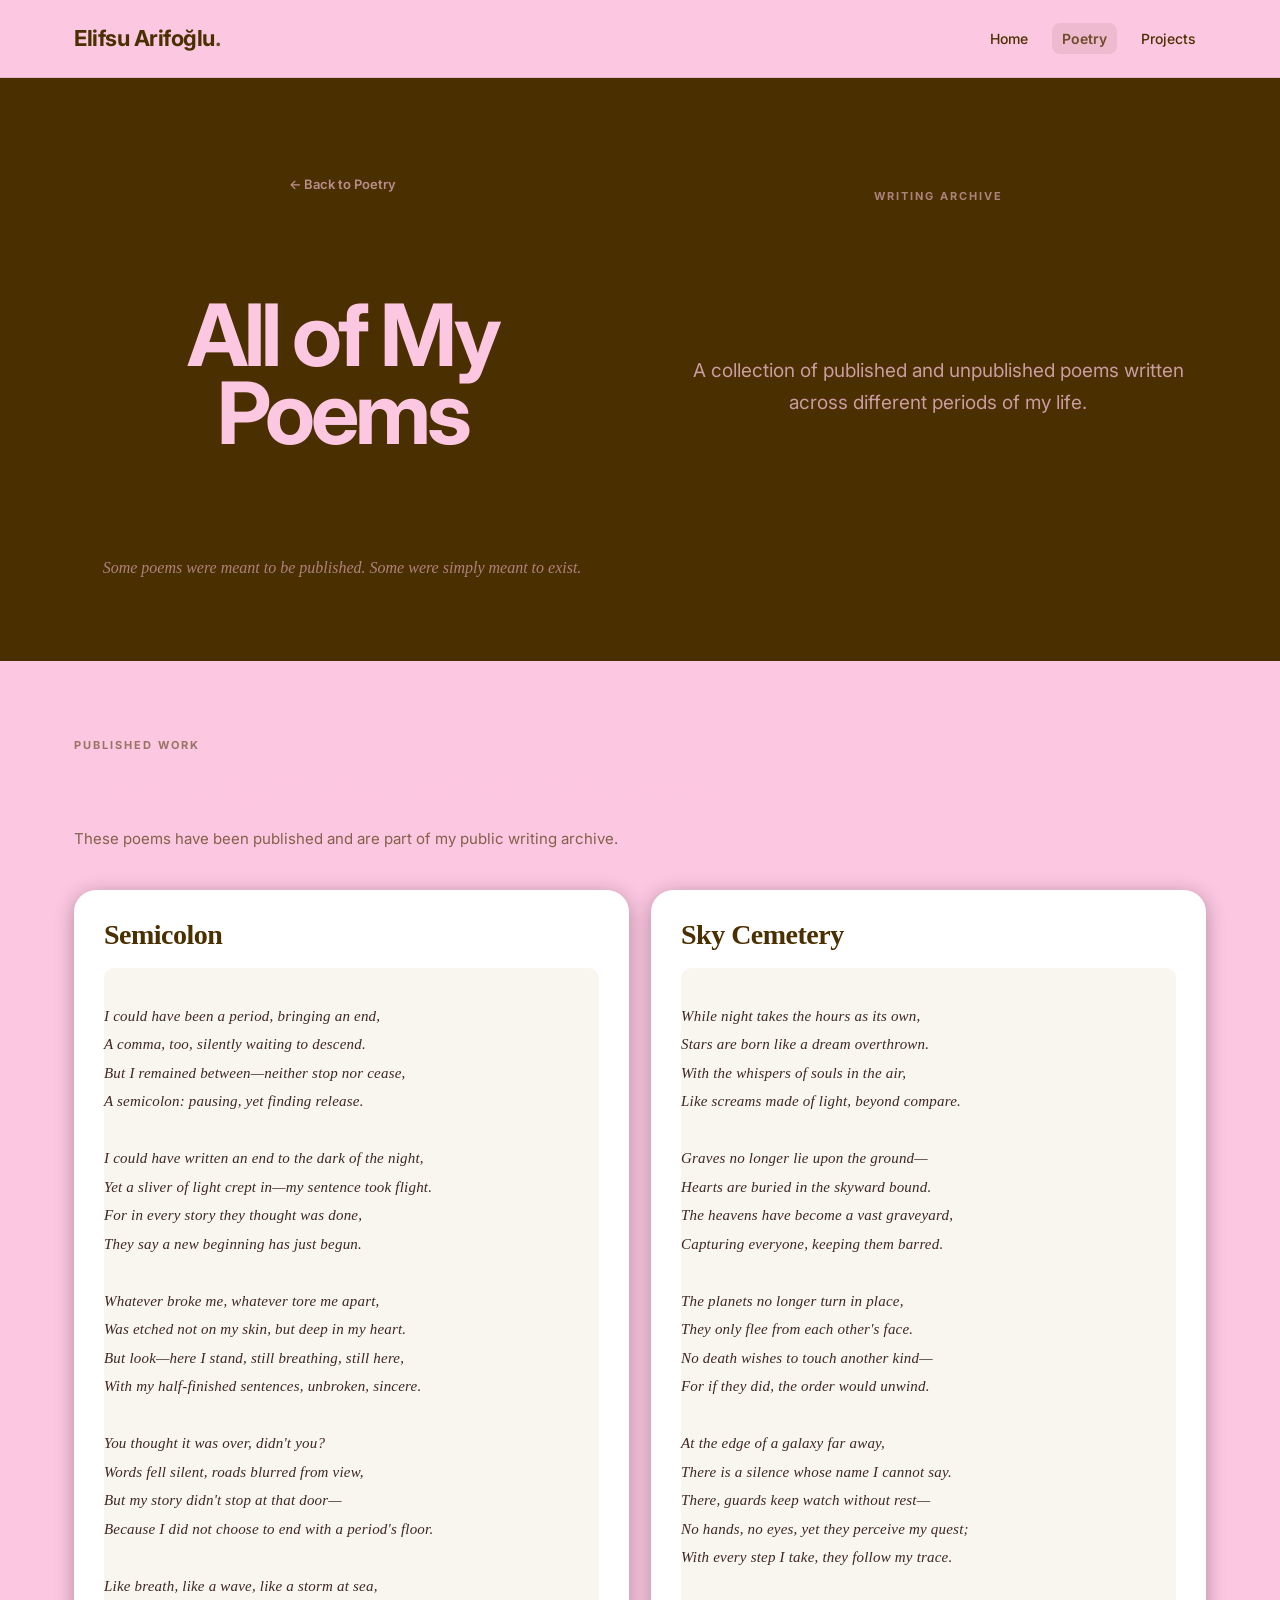
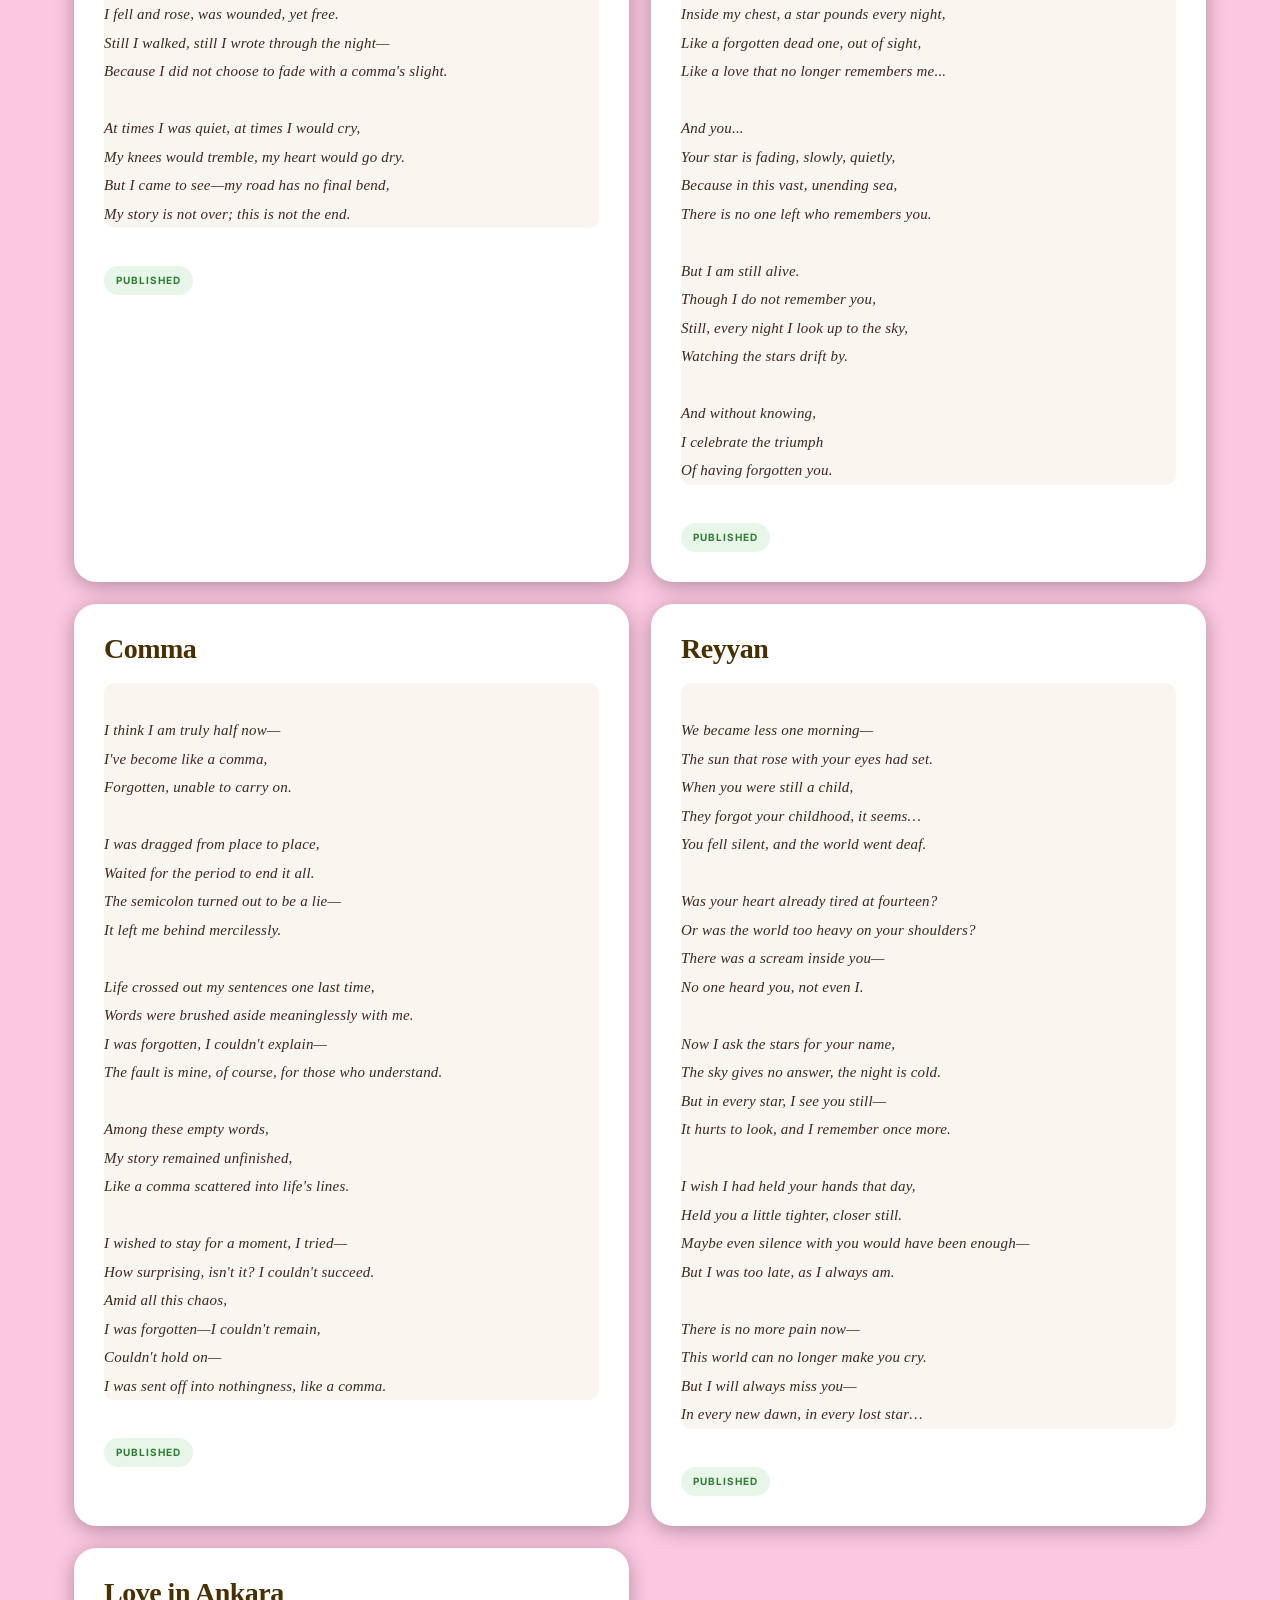
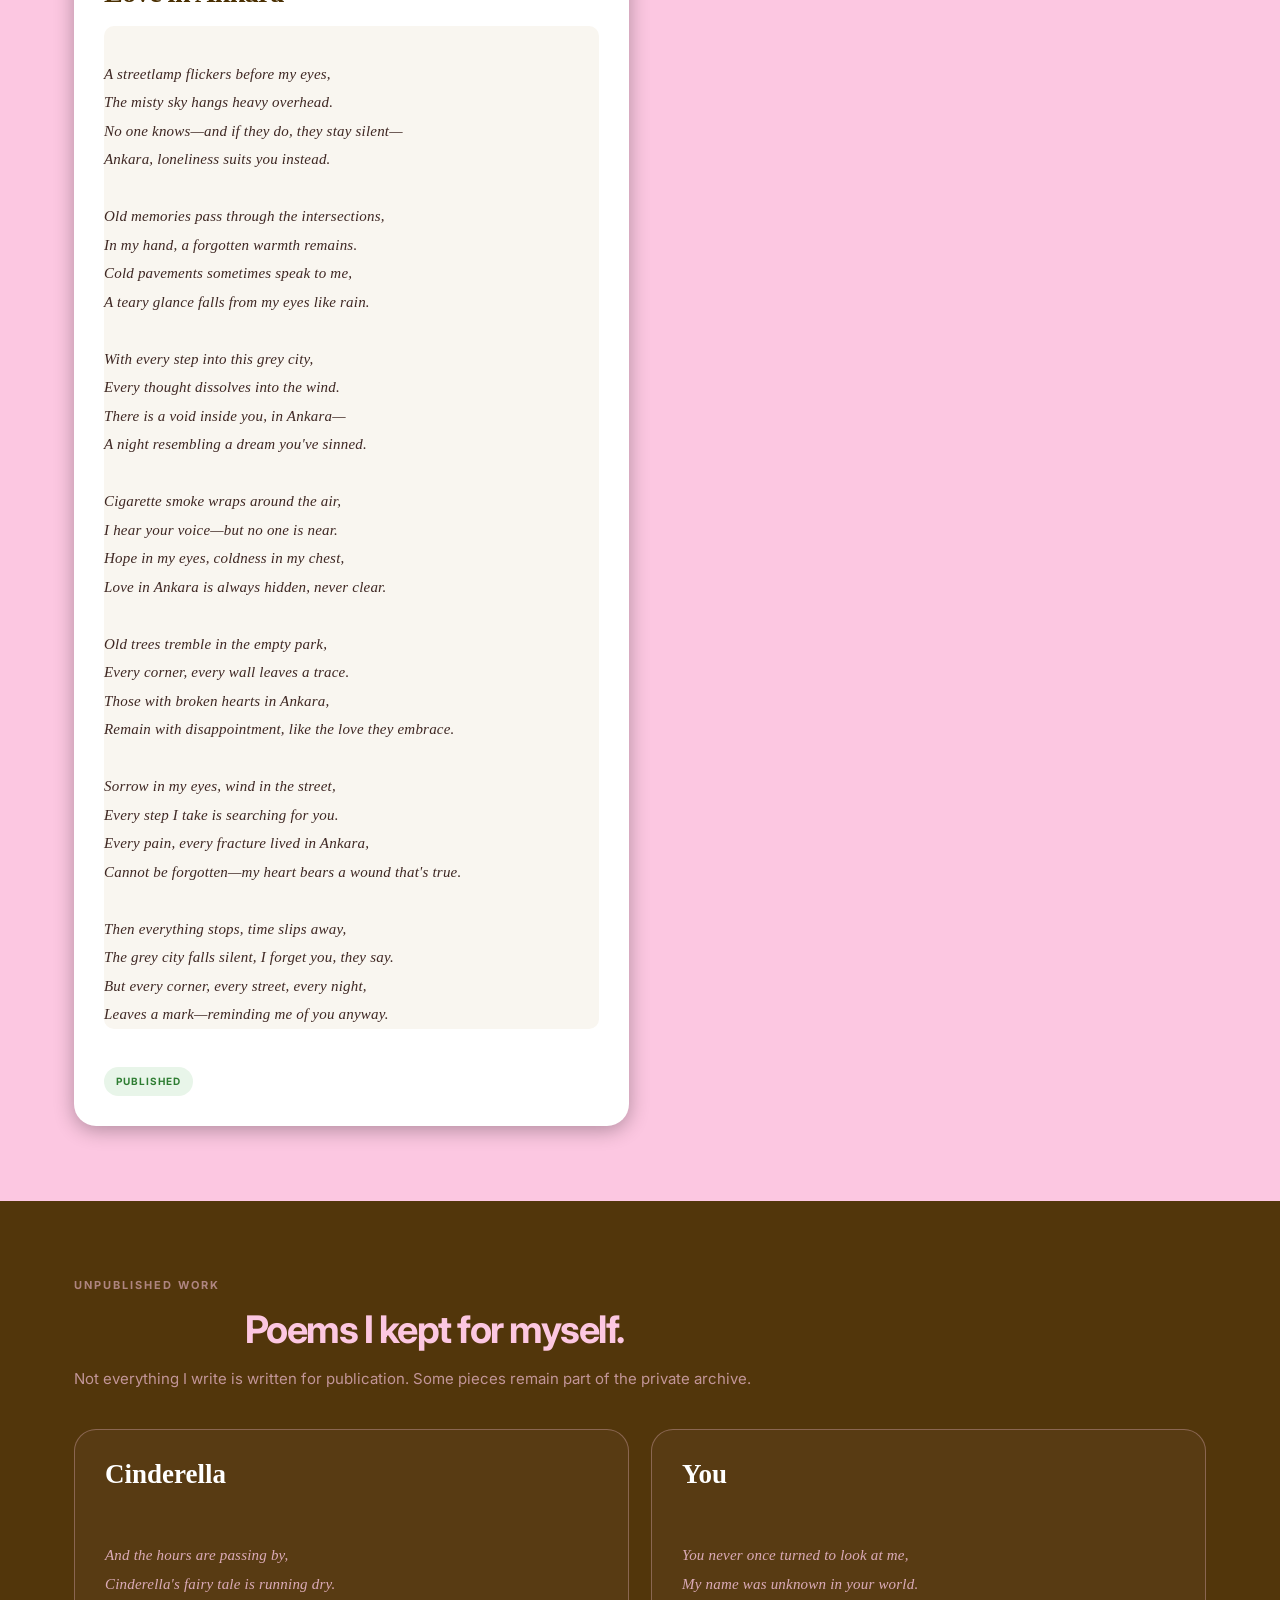
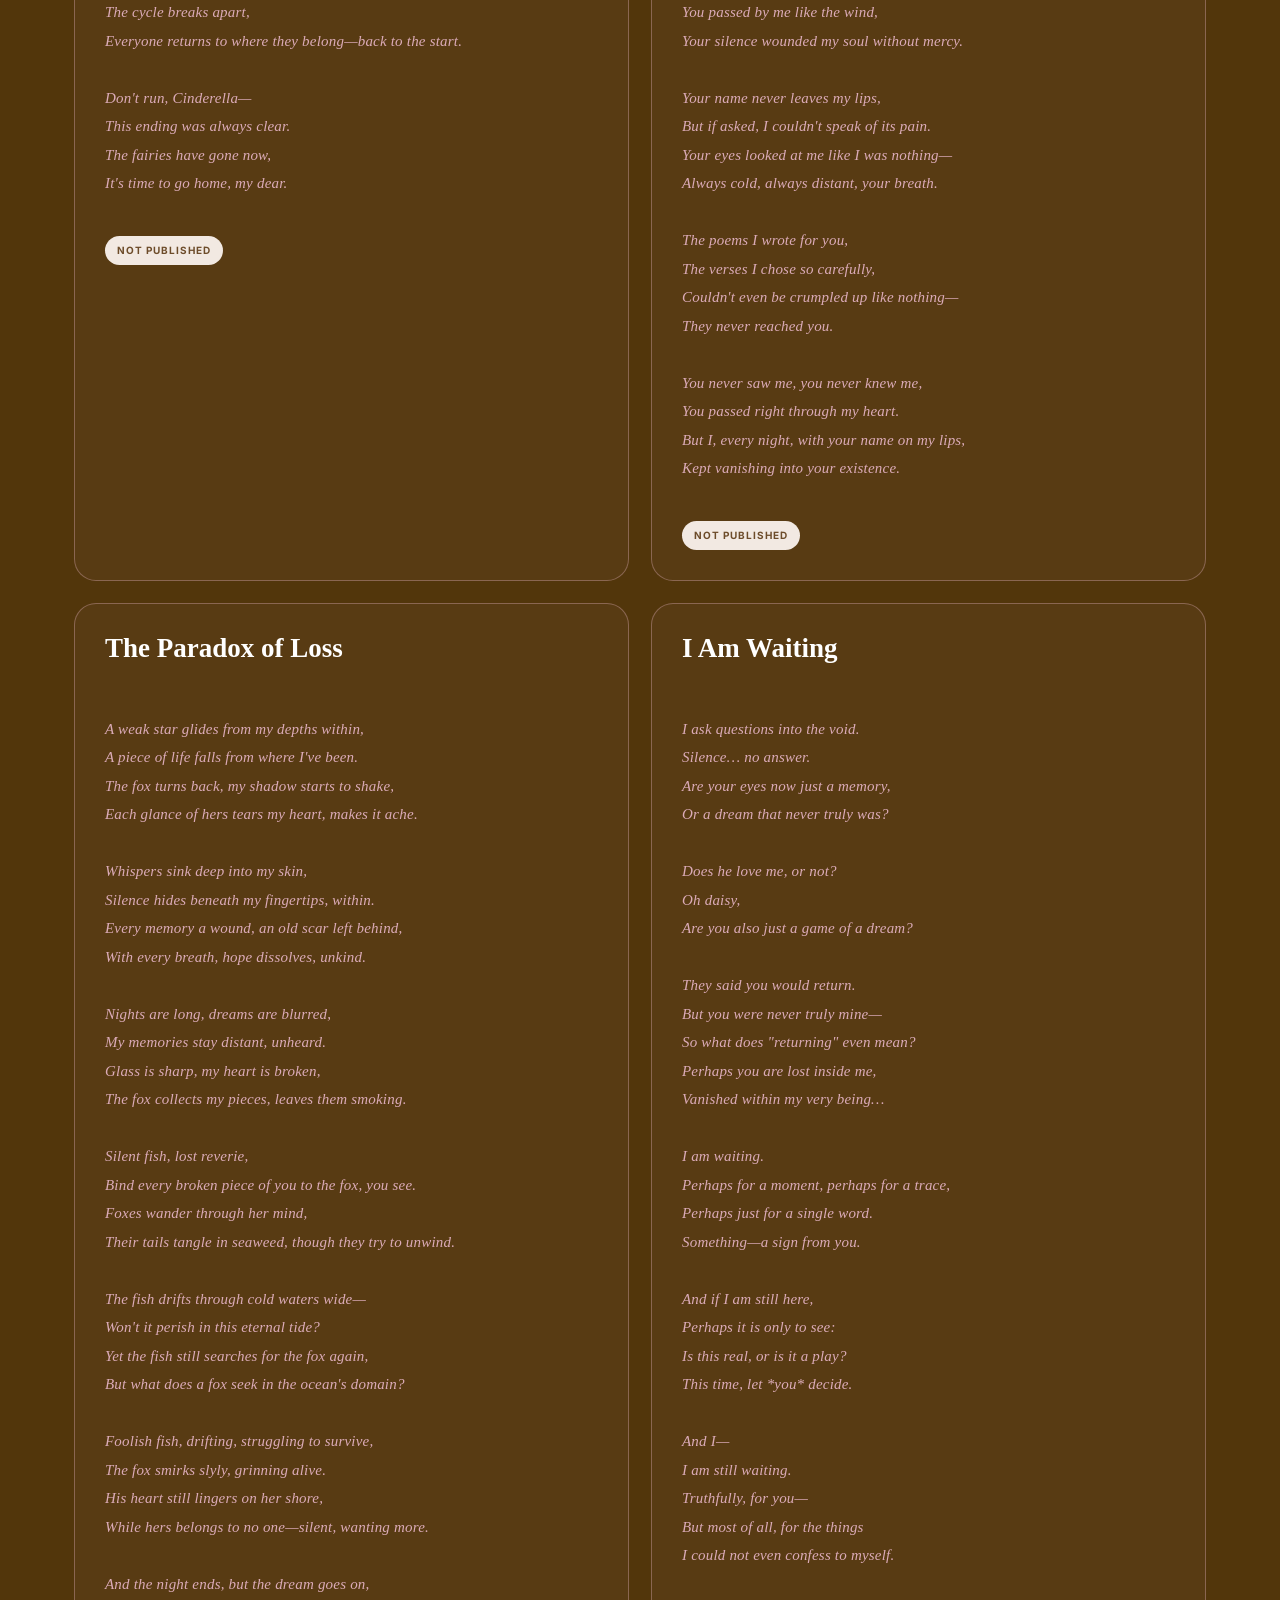
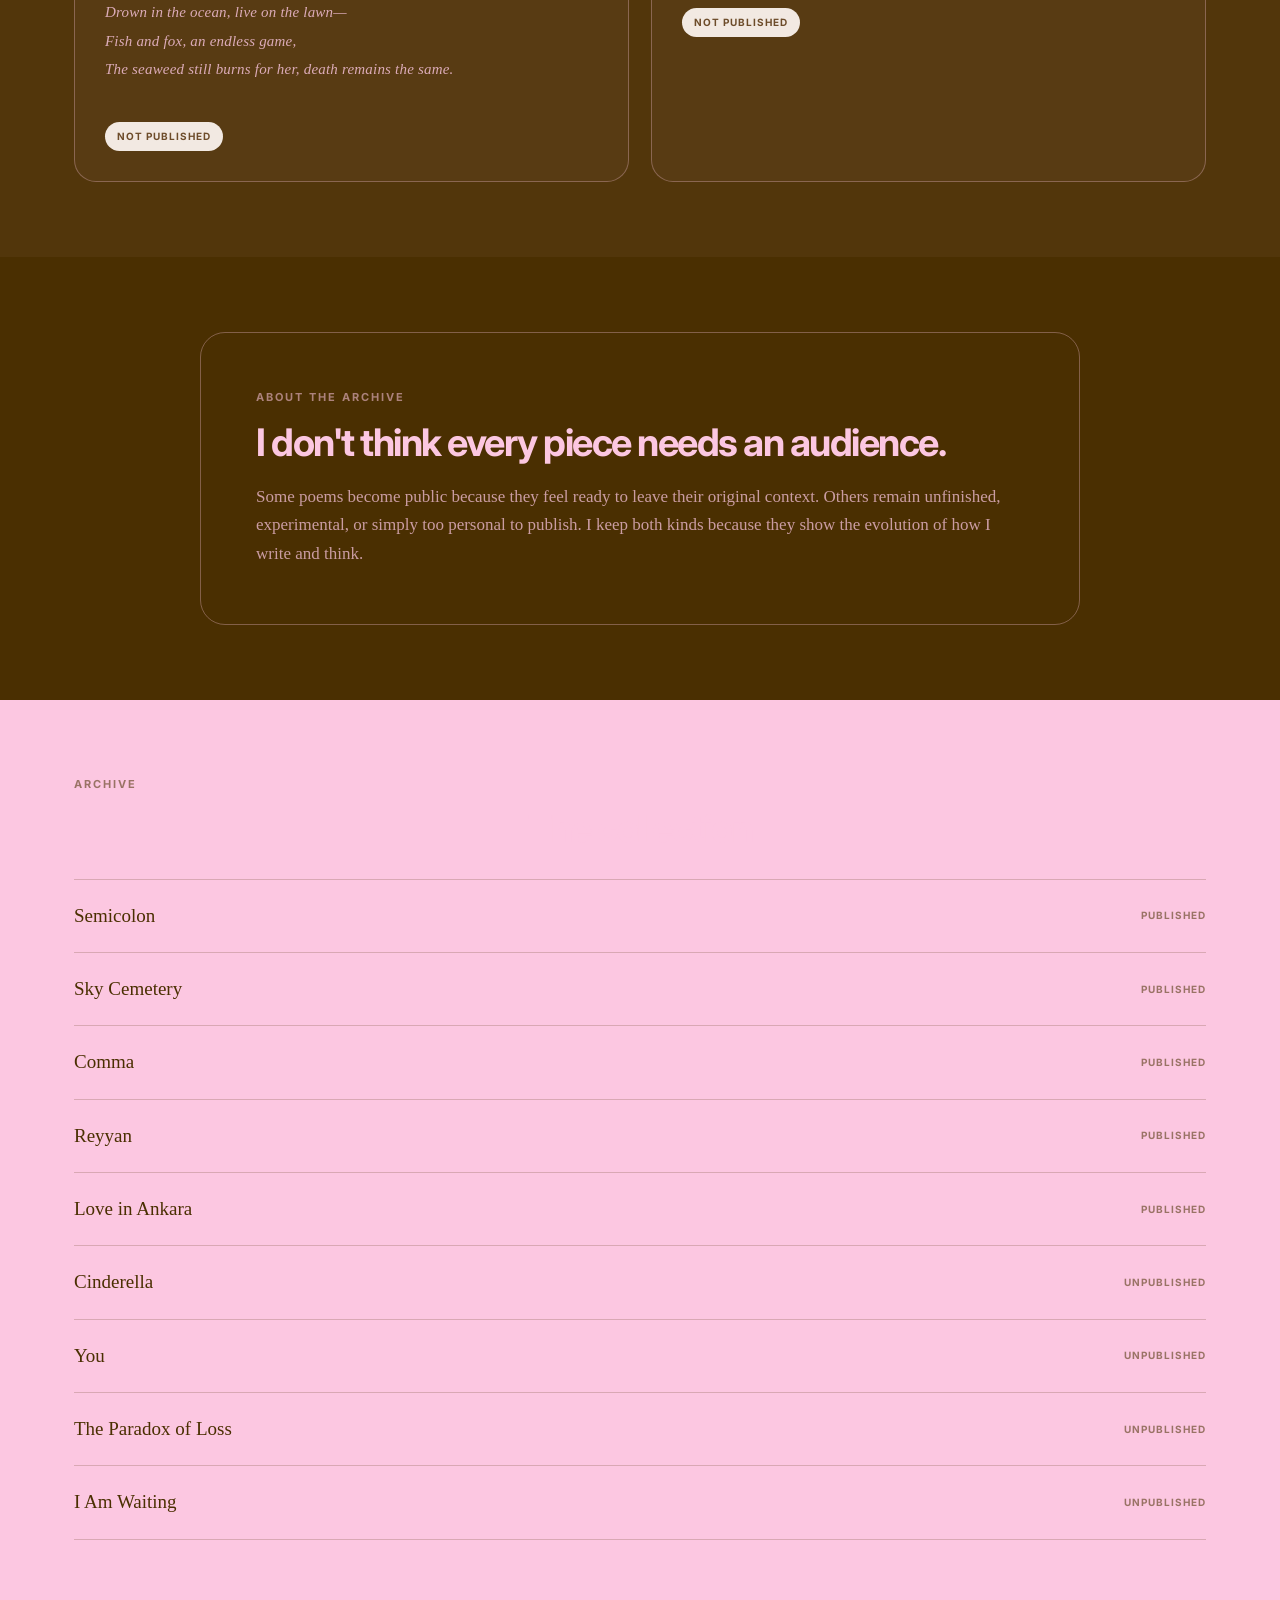
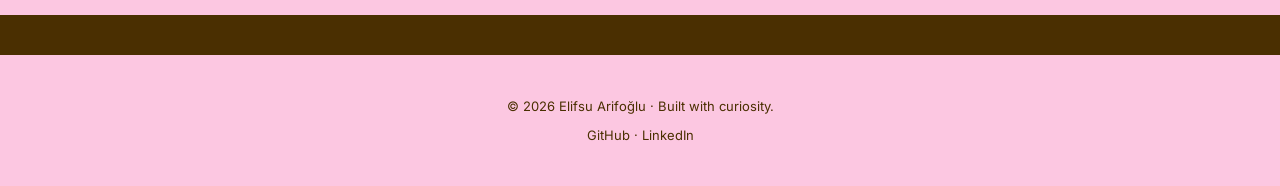
<file: poems.html>
<!DOCTYPE html>
<html lang="en">
<head>
    <meta charset="UTF-8" />
    <meta name="viewport" content="width=device-width, initial-scale=1.0" />

    <title>Elifsu Arifoğlu | All Poems</title>

    <link rel="stylesheet" href="style.css" />

    <link
        href="https://fonts.googleapis.com/css2?family=Inter:wght@300;400;500;600;700&display=swap"
        rel="stylesheet"
    />

    <style>

        /* =========================
           GLOBAL
        ========================== */

        * {
            margin: 0;
            padding: 0;
            box-sizing: border-box;
        }

        html {
            scroll-behavior: smooth;
        }

        body {
            font-family: 'Inter', -apple-system, BlinkMacSystemFont, sans-serif;
            background: #4a2f01;
            color: #fcc7e1;
            line-height: 1.7;
        }

        .container {
            max-width: 1180px;
            margin: 0 auto;
            padding: 0 24px;
        }


        /* =========================
           NAVIGATION
        ========================== */

        nav {
            padding: 20px 0;
            background: #fcc7e1;
            position: sticky;
            top: 0;
            z-index: 100;
            border-bottom: 1px solid rgba(74, 47, 1, 0.12);
        }

        nav .container {
            display: flex;
            justify-content: space-between;
            align-items: center;
            gap: 20px;
        }

        .logo {
            font-size: 22px;
            font-weight: 700;
            letter-spacing: -0.5px;
            color: #4a2f01;
            text-decoration: none;
        }

        .logo span {
            color: #6D4C2A;
        }

        .nav-links {
            display: flex;
            gap: 14px;
            list-style: none;
            flex-wrap: wrap;
        }

        .nav-links a {
            text-decoration: none;
            color: #4a2f01;
            font-weight: 500;
            font-size: 14px;
            padding: 7px 10px;
            border-radius: 8px;
            transition: all 0.25s ease;
        }

        .nav-links a:hover,
        .nav-links a.active {
            color: #6D4C2A;
            background: rgba(74, 47, 1, 0.08);
        }


        /* =========================
           HERO
        ========================== */

        .hero {
            padding: 95px 0 80px;
            text-align: center;
        }

        .back-btn {
            display: inline-block;
            margin-bottom: 42px;
            text-decoration: none;
            color: #fcc7e1;
            font-size: 13px;
            font-weight: 600;
            opacity: 0.62;
            transition: opacity 0.25s ease;
        }

        .back-btn:hover {
            opacity: 1;
        }

        .eyebrow {
            font-size: 11px;
            text-transform: uppercase;
            letter-spacing: 2px;
            font-weight: 700;
            opacity: 0.55;
            margin-bottom: 18px;
        }

        .hero h1 {
            font-size: clamp(48px, 8vw, 86px);
            line-height: 0.9;
            letter-spacing: -4px;
            margin-bottom: 24px;
        }

        .hero-description {
            max-width: 680px;
            margin: 0 auto;
            font-size: 19px;
            opacity: 0.72;
        }

        .hero-note {
            max-width: 650px;
            margin: 18px auto 0;
            font-family: Georgia, serif;
            font-style: italic;
            font-size: 16px;
            opacity: 0.55;
        }


        /* =========================
           GENERAL SECTIONS
        ========================== */

        section {
            padding: 75px 0;
        }

        .section-label {
            font-size: 11px;
            text-transform: uppercase;
            letter-spacing: 2px;
            font-weight: 700;
            opacity: 0.55;
            margin-bottom: 15px;
        }

        .section-title {
            font-size: 38px;
            line-height: 1.05;
            letter-spacing: -1.5px;
            margin-bottom: 16px;
        }

        .section-description {
            max-width: 700px;
            font-size: 15px;
            opacity: 0.66;
        }


        /* =========================
           FEATURED / PUBLISHED
        ========================== */

        .published-section {
            background: #fcc7e1;
            color: #4a2f01;
        }

        .published-section .section-label {
            color: #4a2f01;
        }

        .published-header {
            max-width: 720px;
            margin-bottom: 38px;
        }

        .published-header .section-description {
            color: #4a2f01;
            opacity: 0.67;
        }

        .poetry-grid {
            display: grid;
            grid-template-columns: repeat(2, minmax(0, 1fr));
            gap: 22px;
        }

        .poetry-card {
            background: #ffffff;
            color: #4a2f01;
            border-radius: 22px;
            padding: 30px;
            transition:
                transform 0.3s ease,
                box-shadow 0.3s ease;
        }

        .poetry-card:hover {
            transform: translateY(-5px);
            box-shadow: 0 15px 35px rgba(74, 47, 1, 0.16);
        }

        .poetry-card h3 {
            font-family: Georgia, 'Times New Roman', serif;
            font-size: 28px;
            line-height: 1.1;
            text-align: left;
            letter-spacing: -0.5px;
            margin-bottom: 18px;
        }

        .poem-full {
            font-family: Georgia, 'Times New Roman', serif;
            font-size: 15px;
            line-height: 1.9;
            white-space: pre-line;
            font-style: italic;
            color: #3E2723;
            padding: 5px 0 0;
        }

        .poem-status {
            display: inline-block;
            margin-top: 24px;
            padding: 6px 12px;
            border-radius: 999px;
            font-family: 'Inter', sans-serif;
            font-size: 10px;
            font-weight: 700;
            text-transform: uppercase;
            letter-spacing: 1px;
        }

        .poem-status.published {
            background: #e8f5e9;
            color: #2e7d32;
        }

        .poem-status.unpublished {
            background: #f2e9e2;
            color: #6D4C2A;
        }


        /* =========================
           UNPUBLISHED
        ========================== */

        .unpublished-section {
            background: rgba(252, 199, 225, 0.045);
        }

        .unpublished-header {
            max-width: 720px;
            margin-bottom: 38px;
        }

        .unpublished-grid {
            display: grid;
            grid-template-columns: repeat(2, minmax(0, 1fr));
            gap: 22px;
        }

        .unpublished-card {
            background: rgba(252, 199, 225, 0.04);
            border: 1px solid rgba(252, 199, 225, 0.3);
            border-radius: 22px;
            padding: 30px;
        }

        .unpublished-card:hover {
            background: rgba(252, 199, 225, 0.07);
        }

        .unpublished-card h3 {
            font-family: Georgia, 'Times New Roman', serif;
            font-size: 27px;
            line-height: 1.1;
            margin-bottom: 18px;
        }

        .unpublished-card .poem-full {
            color: #fcc7e1;
            opacity: 0.8;
        }


        /* =========================
           WRITING NOTE
        ========================== */

        .writing-note {
            max-width: 880px;
            margin: 0 auto;
            padding: 55px;
            border: 1px solid rgba(252, 199, 225, 0.32);
            border-radius: 25px;
        }

        .writing-note h2 {
            font-size: 38px;
            line-height: 1.08;
            letter-spacing: -1.5px;
            margin-bottom: 20px;
        }

        .writing-note p {
            font-family: Georgia, 'Times New Roman', serif;
            font-size: 17px;
            opacity: 0.72;
        }


        /* =========================
           ARCHIVE
        ========================== */

        .archive-section {
            background: #fcc7e1;
            color: #4a2f01;
        }

        .archive-section .section-label {
            color: #4a2f01;
        }

        .archive-list {
            margin-top: 30px;
            border-top: 1px solid rgba(74, 47, 1, 0.2);
        }

        .archive-item {
            display: flex;
            align-items: center;
            justify-content: space-between;
            gap: 20px;
            padding: 20px 0;
            border-bottom: 1px solid rgba(74, 47, 1, 0.2);
        }

        .archive-title {
            font-family: Georgia, 'Times New Roman', serif;
            font-size: 19px;
        }

        .archive-status {
            font-size: 10px;
            text-transform: uppercase;
            letter-spacing: 1px;
            font-weight: 700;
            opacity: 0.55;
        }


        /* =========================
           FOOTER
        ========================== */

        footer {
            padding: 40px 0;
            background: #fcc7e1;
            color: #4a2f01;
            text-align: center;
        }

        footer p {
            font-size: 13px;
        }

        footer a {
            color: #4a2f01;
            text-decoration: none;
        }


        /* =========================
           RESPONSIVE
        ========================== */

        @media (max-width: 850px) {

            nav .container {
                flex-direction: column;
            }

            .poetry-grid,
            .unpublished-grid {
                grid-template-columns: 1fr;
            }

            .writing-note {
                padding: 38px 28px;
            }

        }


        @media (max-width: 600px) {

            .container {
                padding: 0 18px;
            }

            section {
                padding: 55px 0;
            }

            .hero {
                padding: 70px 0 55px;
            }

            .hero h1 {
                letter-spacing: -3px;
            }

            .hero-description {
                font-size: 16px;
            }

            .poetry-card,
            .unpublished-card {
                padding: 24px;
            }

            .poetry-card h3,
            .unpublished-card h3 {
                font-size: 24px;
            }

            .poem-full {
                font-size: 14px;
            }

            .writing-note {
                padding: 30px 22px;
            }

            .writing-note h2 {
                font-size: 30px;
            }

            .archive-item {
                align-items: flex-start;
                flex-direction: column;
                gap: 6px;
            }

        }

    </style>
</head>


<body>


    <!-- =========================
         NAVIGATION
    ========================== -->

    <nav>

        <div class="container">

            <a href="index.html" class="logo">
                Elifsu Arifoğlu<span>.</span>
            </a>

            <ul class="nav-links">

                <li>
                    <a href="index.html">Home</a>
                </li>

                <li>
                    <a href="poetry.html" class="active">Poetry</a>
                </li>

                <li>
                    <a href="projects.html">Projects</a>
                </li>

            </ul>

        </div>

    </nav>


    <!-- =========================
         HERO
    ========================== -->

    <header class="hero">

        <div class="container">

            <a href="poetry.html" class="back-btn">
                ← Back to Poetry
            </a>

            <div class="eyebrow">
                Writing Archive
            </div>

            <h1>
                All of My Poems
            </h1>

            <p class="hero-description">
                A collection of published and unpublished poems
                written across different periods of my life.
            </p>

            <p class="hero-note">
                Some poems were meant to be published.
                Some were simply meant to exist.
            </p>

        </div>

    </header>


    <!-- =========================
         PUBLISHED
    ========================== -->

    <section class="published-section">

        <div class="container">

            <div class="published-header">

                <div class="section-label">
                    Published Work
                </div>

                <h2 class="section-title">
                    Poems that found their way
                    into the world.
                </h2>

                <p class="section-description">
                    These poems have been published and are part
                    of my public writing archive.
                </p>

            </div>


            <div class="poetry-grid">


                <!-- SEMICOLON -->

                <article class="poetry-card">

                    <h3>
                        Semicolon
                    </h3>

                    <div class="poem-full">
I could have been a period, bringing an end,
A comma, too, silently waiting to descend.
But I remained between—neither stop nor cease,
A semicolon: pausing, yet finding release.

I could have written an end to the dark of the night,
Yet a sliver of light crept in—my sentence took flight.
For in every story they thought was done,
They say a new beginning has just begun.

Whatever broke me, whatever tore me apart,
Was etched not on my skin, but deep in my heart.
But look—here I stand, still breathing, still here,
With my half-finished sentences, unbroken, sincere.

You thought it was over, didn't you?
Words fell silent, roads blurred from view,
But my story didn't stop at that door—
Because I did not choose to end with a period's floor.

Like breath, like a wave, like a storm at sea,
I fell and rose, was wounded, yet free.
Still I walked, still I wrote through the night—
Because I did not choose to fade with a comma's slight.

At times I was quiet, at times I would cry,
My knees would tremble, my heart would go dry.
But I came to see—my road has no final bend,
My story is not over; this is not the end.
                    </div>

                    <span class="poem-status published">
                        Published
                    </span>

                </article>


                <!-- SKY CEMETERY -->

                <article class="poetry-card">

                    <h3>
                        Sky Cemetery
                    </h3>

                    <div class="poem-full">
While night takes the hours as its own,
Stars are born like a dream overthrown.
With the whispers of souls in the air,
Like screams made of light, beyond compare.

Graves no longer lie upon the ground—
Hearts are buried in the skyward bound.
The heavens have become a vast graveyard,
Capturing everyone, keeping them barred.

The planets no longer turn in place,
They only flee from each other's face.
No death wishes to touch another kind—
For if they did, the order would unwind.

At the edge of a galaxy far away,
There is a silence whose name I cannot say.
There, guards keep watch without rest—
No hands, no eyes, yet they perceive my quest;
With every step I take, they follow my trace.

Inside my chest, a star pounds every night,
Like a forgotten dead one, out of sight,
Like a love that no longer remembers me...

And you...
Your star is fading, slowly, quietly,
Because in this vast, unending sea,
There is no one left who remembers you.

But I am still alive.
Though I do not remember you,
Still, every night I look up to the sky,
Watching the stars drift by.

And without knowing,
I celebrate the triumph
Of having forgotten you.
                    </div>

                    <span class="poem-status published">
                        Published
                    </span>

                </article>


                <!-- COMMA -->

                <article class="poetry-card">

                    <h3>
                        Comma
                    </h3>

                    <div class="poem-full">
I think I am truly half now—
I've become like a comma,
Forgotten, unable to carry on.

I was dragged from place to place,
Waited for the period to end it all.
The semicolon turned out to be a lie—
It left me behind mercilessly.

Life crossed out my sentences one last time,
Words were brushed aside meaninglessly with me.
I was forgotten, I couldn't explain—
The fault is mine, of course, for those who understand.

Among these empty words,
My story remained unfinished,
Like a comma scattered into life's lines.

I wished to stay for a moment, I tried—
How surprising, isn't it? I couldn't succeed.
Amid all this chaos,
I was forgotten—I couldn't remain,
Couldn't hold on—
I was sent off into nothingness, like a comma.
                    </div>

                    <span class="poem-status published">
                        Published
                    </span>

                </article>


                <!-- REYYAN -->

                <article class="poetry-card">

                    <h3>
                        Reyyan
                    </h3>

                    <div class="poem-full">
We became less one morning—
The sun that rose with your eyes had set.
When you were still a child,
They forgot your childhood, it seems…
You fell silent, and the world went deaf.

Was your heart already tired at fourteen?
Or was the world too heavy on your shoulders?
There was a scream inside you—
No one heard you, not even I.

Now I ask the stars for your name,
The sky gives no answer, the night is cold.
But in every star, I see you still—
It hurts to look, and I remember once more.

I wish I had held your hands that day,
Held you a little tighter, closer still.
Maybe even silence with you would have been enough—
But I was too late, as I always am.

There is no more pain now—
This world can no longer make you cry.
But I will always miss you—
In every new dawn, in every lost star…
                    </div>

                    <span class="poem-status published">
                        Published
                    </span>

                </article>


                <!-- LOVE IN ANKARA -->

                <article class="poetry-card">

                    <h3>
                        Love in Ankara
                    </h3>

                    <div class="poem-full">
A streetlamp flickers before my eyes,
The misty sky hangs heavy overhead.
No one knows—and if they do, they stay silent—
Ankara, loneliness suits you instead.

Old memories pass through the intersections,
In my hand, a forgotten warmth remains.
Cold pavements sometimes speak to me,
A teary glance falls from my eyes like rain.

With every step into this grey city,
Every thought dissolves into the wind.
There is a void inside you, in Ankara—
A night resembling a dream you've sinned.

Cigarette smoke wraps around the air,
I hear your voice—but no one is near.
Hope in my eyes, coldness in my chest,
Love in Ankara is always hidden, never clear.

Old trees tremble in the empty park,
Every corner, every wall leaves a trace.
Those with broken hearts in Ankara,
Remain with disappointment, like the love they embrace.

Sorrow in my eyes, wind in the street,
Every step I take is searching for you.
Every pain, every fracture lived in Ankara,
Cannot be forgotten—my heart bears a wound that's true.

Then everything stops, time slips away,
The grey city falls silent, I forget you, they say.
But every corner, every street, every night,
Leaves a mark—reminding me of you anyway.
                    </div>

                    <span class="poem-status published">
                        Published
                    </span>

                </article>

            </div>

        </div>

    </section>


    <!-- =========================
         UNPUBLISHED
    ========================== -->

    <section class="unpublished-section">

        <div class="container">

            <div class="unpublished-header">

                <div class="section-label">
                    Unpublished Work
                </div>

                <h2 class="section-title">
                    Poems I kept for myself.
                </h2>

                <p class="section-description">
                    Not everything I write is written for publication.
                    Some pieces remain part of the private archive.
                </p>

            </div>


            <div class="unpublished-grid">


                <!-- CINDERELLA -->

                <article class="unpublished-card">

                    <h3>
                        Cinderella
                    </h3>

                    <div class="poem-full">
And the hours are passing by,
Cinderella's fairy tale is running dry.
The cycle breaks apart,
Everyone returns to where they belong—back to the start.

Don't run, Cinderella—
This ending was always clear.
The fairies have gone now,
It's time to go home, my dear.
                    </div>

                    <span class="poem-status unpublished">
                        Not Published
                    </span>

                </article>


                <!-- YOU -->

                <article class="unpublished-card">

                    <h3>
                        You
                    </h3>

                    <div class="poem-full">
You never once turned to look at me,
My name was unknown in your world.
You passed by me like the wind,
Your silence wounded my soul without mercy.

Your name never leaves my lips,
But if asked, I couldn't speak of its pain.
Your eyes looked at me like I was nothing—
Always cold, always distant, your breath.

The poems I wrote for you,
The verses I chose so carefully,
Couldn't even be crumpled up like nothing—
They never reached you.

You never saw me, you never knew me,
You passed right through my heart.
But I, every night, with your name on my lips,
Kept vanishing into your existence.
                    </div>

                    <span class="poem-status unpublished">
                        Not Published
                    </span>

                </article>


                <!-- THE PARADOX OF LOSS -->

                <article class="unpublished-card">

                    <h3>
                        The Paradox of Loss
                    </h3>

                    <div class="poem-full">
A weak star glides from my depths within,
A piece of life falls from where I've been.
The fox turns back, my shadow starts to shake,
Each glance of hers tears my heart, makes it ache.

Whispers sink deep into my skin,
Silence hides beneath my fingertips, within.
Every memory a wound, an old scar left behind,
With every breath, hope dissolves, unkind.

Nights are long, dreams are blurred,
My memories stay distant, unheard.
Glass is sharp, my heart is broken,
The fox collects my pieces, leaves them smoking.

Silent fish, lost reverie,
Bind every broken piece of you to the fox, you see.
Foxes wander through her mind,
Their tails tangle in seaweed, though they try to unwind.

The fish drifts through cold waters wide—
Won't it perish in this eternal tide?
Yet the fish still searches for the fox again,
But what does a fox seek in the ocean's domain?

Foolish fish, drifting, struggling to survive,
The fox smirks slyly, grinning alive.
His heart still lingers on her shore,
While hers belongs to no one—silent, wanting more.

And the night ends, but the dream goes on,
Drown in the ocean, live on the lawn—
Fish and fox, an endless game,
The seaweed still burns for her, death remains the same.
                    </div>

                    <span class="poem-status unpublished">
                        Not Published
                    </span>

                </article>


                <!-- I AM WAITING -->

                <article class="unpublished-card">

                    <h3>
                        I Am Waiting
                    </h3>

                    <div class="poem-full">
I ask questions into the void.
Silence… no answer.
Are your eyes now just a memory,
Or a dream that never truly was?

Does he love me, or not?
Oh daisy,
Are you also just a game of a dream?

They said you would return.
But you were never truly mine—
So what does "returning" even mean?
Perhaps you are lost inside me,
Vanished within my very being…

I am waiting.
Perhaps for a moment, perhaps for a trace,
Perhaps just for a single word.
Something—a sign from you.

And if I am still here,
Perhaps it is only to see:
Is this real, or is it a play?
This time, let *you* decide.

And I—
I am still waiting.
Truthfully, for you—
But most of all, for the things
I could not even confess to myself.
                    </div>

                    <span class="poem-status unpublished">
                        Not Published
                    </span>

                </article>


            </div>

        </div>

    </section>


    <!-- =========================
         WRITING NOTE
    ========================== -->

    <section>

        <div class="container">

            <div class="writing-note">

                <div class="section-label">
                    About the Archive
                </div>

                <h2>
                    I don't think every piece
                    needs an audience.
                </h2>

                <p>
                    Some poems become public because they feel ready
                    to leave their original context. Others remain
                    unfinished, experimental, or simply too personal
                    to publish. I keep both kinds because they show
                    the evolution of how I write and think.
                </p>

            </div>

        </div>

    </section>


    <!-- =========================
         ARCHIVE
    ========================== -->

    <section class="archive-section">

        <div class="container">

            <div class="section-label">
                Archive
            </div>

            <h2 class="section-title">
                The collection
            </h2>


            <div class="archive-list">


                <div class="archive-item">

                    <span class="archive-title">
                        Semicolon
                    </span>

                    <span class="archive-status">
                        Published
                    </span>

                </div>


                <div class="archive-item">

                    <span class="archive-title">
                        Sky Cemetery
                    </span>

                    <span class="archive-status">
                        Published
                    </span>

                </div>


                <div class="archive-item">

                    <span class="archive-title">
                        Comma
                    </span>

                    <span class="archive-status">
                        Published
                    </span>

                </div>


                <div class="archive-item">

                    <span class="archive-title">
                        Reyyan
                    </span>

                    <span class="archive-status">
                        Published
                    </span>

                </div>


                <div class="archive-item">

                    <span class="archive-title">
                        Love in Ankara
                    </span>

                    <span class="archive-status">
                        Published
                    </span>

                </div>


                <div class="archive-item">

                    <span class="archive-title">
                        Cinderella
                    </span>

                    <span class="archive-status">
                        Unpublished
                    </span>

                </div>


                <div class="archive-item">

                    <span class="archive-title">
                        You
                    </span>

                    <span class="archive-status">
                        Unpublished
                    </span>

                </div>


                <div class="archive-item">

                    <span class="archive-title">
                        The Paradox of Loss
                    </span>

                    <span class="archive-status">
                        Unpublished
                    </span>

                </div>


                <div class="archive-item">

                    <span class="archive-title">
                        I Am Waiting
                    </span>

                    <span class="archive-status">
                        Unpublished
                    </span>

                </div>


            </div>

        </div>

    </section>


    <!-- =========================
         FOOTER
    ========================== -->

    <footer>

        <div class="container">

            <p>
                © 2026 Elifsu Arifoğlu · Built with curiosity.
            </p>

            <p style="margin-top: 7px;">

                <a
                    href="https://github.com/elifsuarifoglu"
                    target="_blank"
                    rel="noopener noreferrer"
                >
                    GitHub
                </a>

                ·

                <a
                    href="https://linkedin.com/in/elifsuarifoglu"
                    target="_blank"
                    rel="noopener noreferrer"
                >
                    LinkedIn
                </a>

            </p>

        </div>

    </footer>

</body>
</html>
</file>
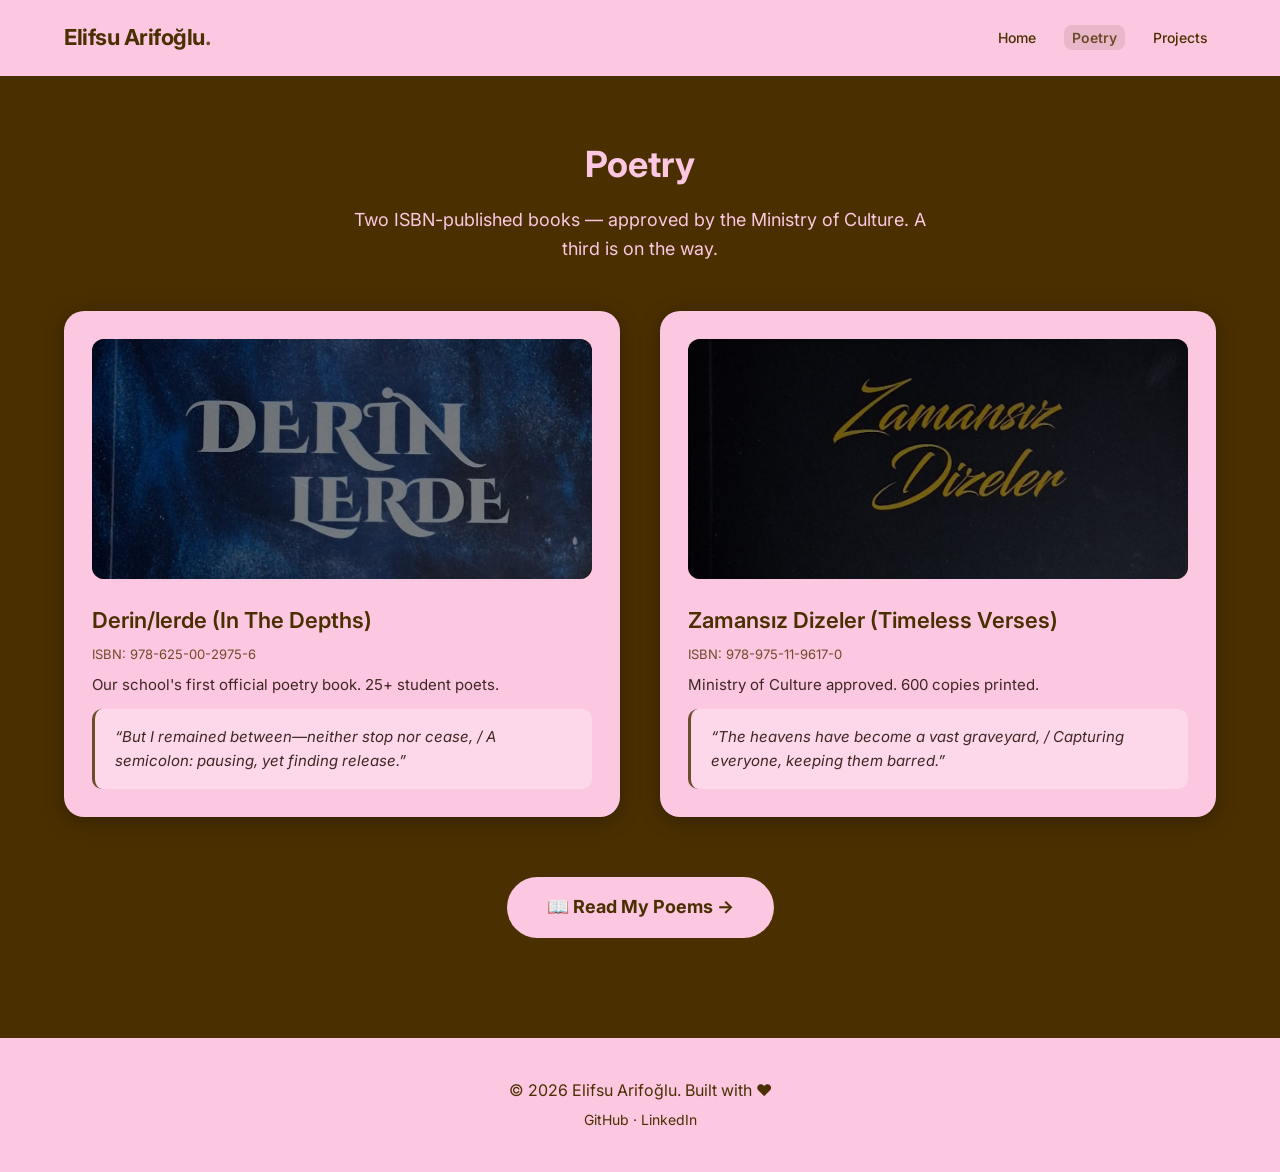
<file: poetry.html>
<!DOCTYPE html>
<html lang="tr">
<head>
    <meta charset="UTF-8" />
    <meta name="viewport" content="width=device-width, initial-scale=1.0" />
    <title>Elifsu Arifoğlu | Poetry</title>
    <link rel="stylesheet" href="style.css" />
    <link href="https://fonts.googleapis.com/css2?family=Inter:wght@300;400;500;600;700&display=swap" rel="stylesheet" />

    <style>
        * {
            margin: 0;
            padding: 0;
            box-sizing: border-box;
        }

        body {
            font-family: 'Inter', -apple-system, BlinkMacSystemFont, sans-serif;
            background: #4a2f01;
            color: #fcc7e1;
            line-height: 1.6;
        }

        .container {
            max-width: 1200px;
            margin: 0 auto;
            padding: 0 24px;
        }

        /* NAVIGATION */
        nav {
            padding: 20px 0;
            border-bottom: 1px solid #fcc7e1;
            background: #fcc7e1;
            position: sticky;
            top: 0;
            z-index: 100;
        }

        nav .container {
            display: flex;
            justify-content: space-between;
            align-items: center;
            flex-wrap: wrap;
            gap: 10px;
        }

        .logo {
            font-size: 22px;
            font-weight: 700;
            letter-spacing: -0.5px;
            color: #4a2f01;
        }

        .logo span {
            color: #6D4C2A;
        }

        .nav-links {
            display: flex;
            gap: 20px;
            list-style: none;
            flex-wrap: wrap;
        }

        .nav-links a {
            text-decoration: none;
            color: #4a2f01;
            font-weight: 500;
            font-size: 14px;
            transition: color 0.3s;
            padding: 4px 8px;
            border-radius: 8px;
        }

        .nav-links a:hover,
        .nav-links a.active {
            color: #6D4C2A;
            background: rgba(74, 47, 1, 0.1);
        }

        /* SECTION */
        section {
            padding: 60px 0;
        }

        .section-title {
            font-size: 36px;
            font-weight: 700;
            text-align: center;
            margin-bottom: 12px;
            color: #fcc7e1;
        }

        .section-desc {
            text-align: center;
            color: #fcc7e1;
            max-width: 600px;
            margin: 0 auto 48px;
            font-size: 18px;
        }

        /* POETRY GRID */
        .poetry-grid {
            display: grid;
            grid-template-columns: repeat(auto-fit, minmax(300px, 1fr));
            gap: 40px;
        }

        .poetry-card {
            background: #fcc7e1;
            border-radius: 20px;
            padding: 28px;
            box-shadow: 0 4px 20px rgba(0, 0, 0, 0.3);
            transition: transform 0.3s;
        }

        .poetry-card:hover {
            transform: translateY(-6px);
        }

        .poetry-card img {
            width: 100%;
            height: 240px;
            object-fit: cover;
            border-radius: 12px;
            margin-bottom: 16px;
            background: #6D4C2A;
        }

        .poetry-card h3 {
            font-size: 22px;
            font-weight: 600;
            margin-bottom: 6px;
            color: #4a2f01;
        }

        .poetry-card .isbn {
            font-size: 13px;
            color: #6D4C2A;
            margin-bottom: 8px;
        }

        .poetry-card p {
            font-size: 15px;
            color: #3E2723;
            margin-bottom: 12px;
        }

        .poetry-card .poem-excerpt {
            font-style: italic;
            background: rgba(255, 255, 255, 0.3);
            padding: 16px 20px;
            border-radius: 10px;
            color: #3E2723;
            font-size: 15px;
            border-left: 3px solid #6D4C2A;
        }

        /* READ MORE BUTTON */
        .read-more-btn {
            display: inline-block;
            padding: 16px 40px;
            background: #fcc7e1;
            color: #4a2f01;
            text-decoration: none;
            border-radius: 40px;
            font-weight: 700;
            font-size: 18px;
            transition: all 0.3s;
            border: none;
            cursor: pointer;
            margin-top: 20px;
        }

        .read-more-btn:hover {
            background: #6D4C2A;
            color: #fcc7e1;
            transform: scale(1.05);
        }

        .center-btn {
            text-align: center;
            margin-top: 40px;
        }

        /* FOOTER */
        footer {
            padding: 40px 0;
            background: #fcc7e1;
            color: #4a2f01;
            text-align: center;
            margin-top: 40px;
        }

        footer a {
            color: #4a2f01;
            text-decoration: none;
            transition: color 0.3s;
        }

        footer a:hover {
            color: #6D4C2A;
        }

        /* RESPONSIVE */
        @media (max-width: 768px) {
            .nav-links {
                gap: 10px;
                justify-content: center;
            }

            .nav-links a {
                font-size: 12px;
                padding: 4px 6px;
            }

            .section-title {
                font-size: 28px;
            }

            section {
                padding: 40px 0;
            }
        }
    </style>
</head>

<body>

    <!-- NAVIGATION -->
    <nav>
        <div class="container">
            <div class="logo">Elifsu Arifoğlu<span>.</span></div>
            <ul class="nav-links">
                <li><a href="index.html">Home</a></li>
                <li><a href="poetry.html" class="active">Poetry</a></li>
                <li><a href="projects.html">Projects</a></li>
            </ul>
        </div>
    </nav>

    <!-- POETRY SECTION -->
    <section>
        <div class="container">
            <h1 class="section-title">Poetry</h1>
            <p class="section-desc">
                Two ISBN-published books — approved by the Ministry of Culture.
                A third is on the way.
            </p>

            <!-- KİTAP KARTLARI -->
            <div class="poetry-grid">

                <!-- Kitap 1 -->
                <div class="poetry-card book-card">
                    <img src="images/poetry-cover1.jpeg" alt="Derin/lerde" style="object-position: center 45%;" />
                    <h3>Derin/lerde (In The Depths)</h3>
                    <div class="isbn">ISBN: 978-625-00-2975-6</div>
                    <p>Our school's first official poetry book. 25+ student poets.</p>
                    <div class="poem-excerpt">
                        “But I remained between—neither stop nor cease, / A semicolon: pausing, yet finding release.”
                    </div>
                </div>

                <!-- Kitap 2 -->
                <div class="poetry-card book-card">
                    <img src="images/poetry-cover2.jpeg" alt="Zamansız Dizeler" style="object-position: center 6%;" />
                    <h3>Zamansız Dizeler (Timeless Verses)</h3>
                    <div class="isbn">ISBN: 978-975-11-9617-0</div>
                    <p>Ministry of Culture approved. 600 copies printed.</p>
                    <div class="poem-excerpt">
                        “The heavens have become a vast graveyard, / Capturing everyone, keeping them barred.”
                    </div>
                </div>

            </div>

            <!-- READ MY POEMS BUTTON -->
            <div class="center-btn">
                <a href="poems.html" class="read-more-btn">📖 Read My Poems →</a>
            </div>

        </div>
    </section>

    <!-- FOOTER -->
    <footer>
        <div class="container">
            <p>© 2026 Elifsu Arifoğlu. Built with ❤️</p>
            <p style="margin-top: 6px; font-size: 14px;">
                <a href="https://github.com/elifsuarifoglu" target="_blank">GitHub</a> ·
                <a href="https://linkedin.com/in/elifsuarifoglu" target="_blank">LinkedIn</a>
            </p>
        </div>
    </footer>

</body>
</html>
</file>
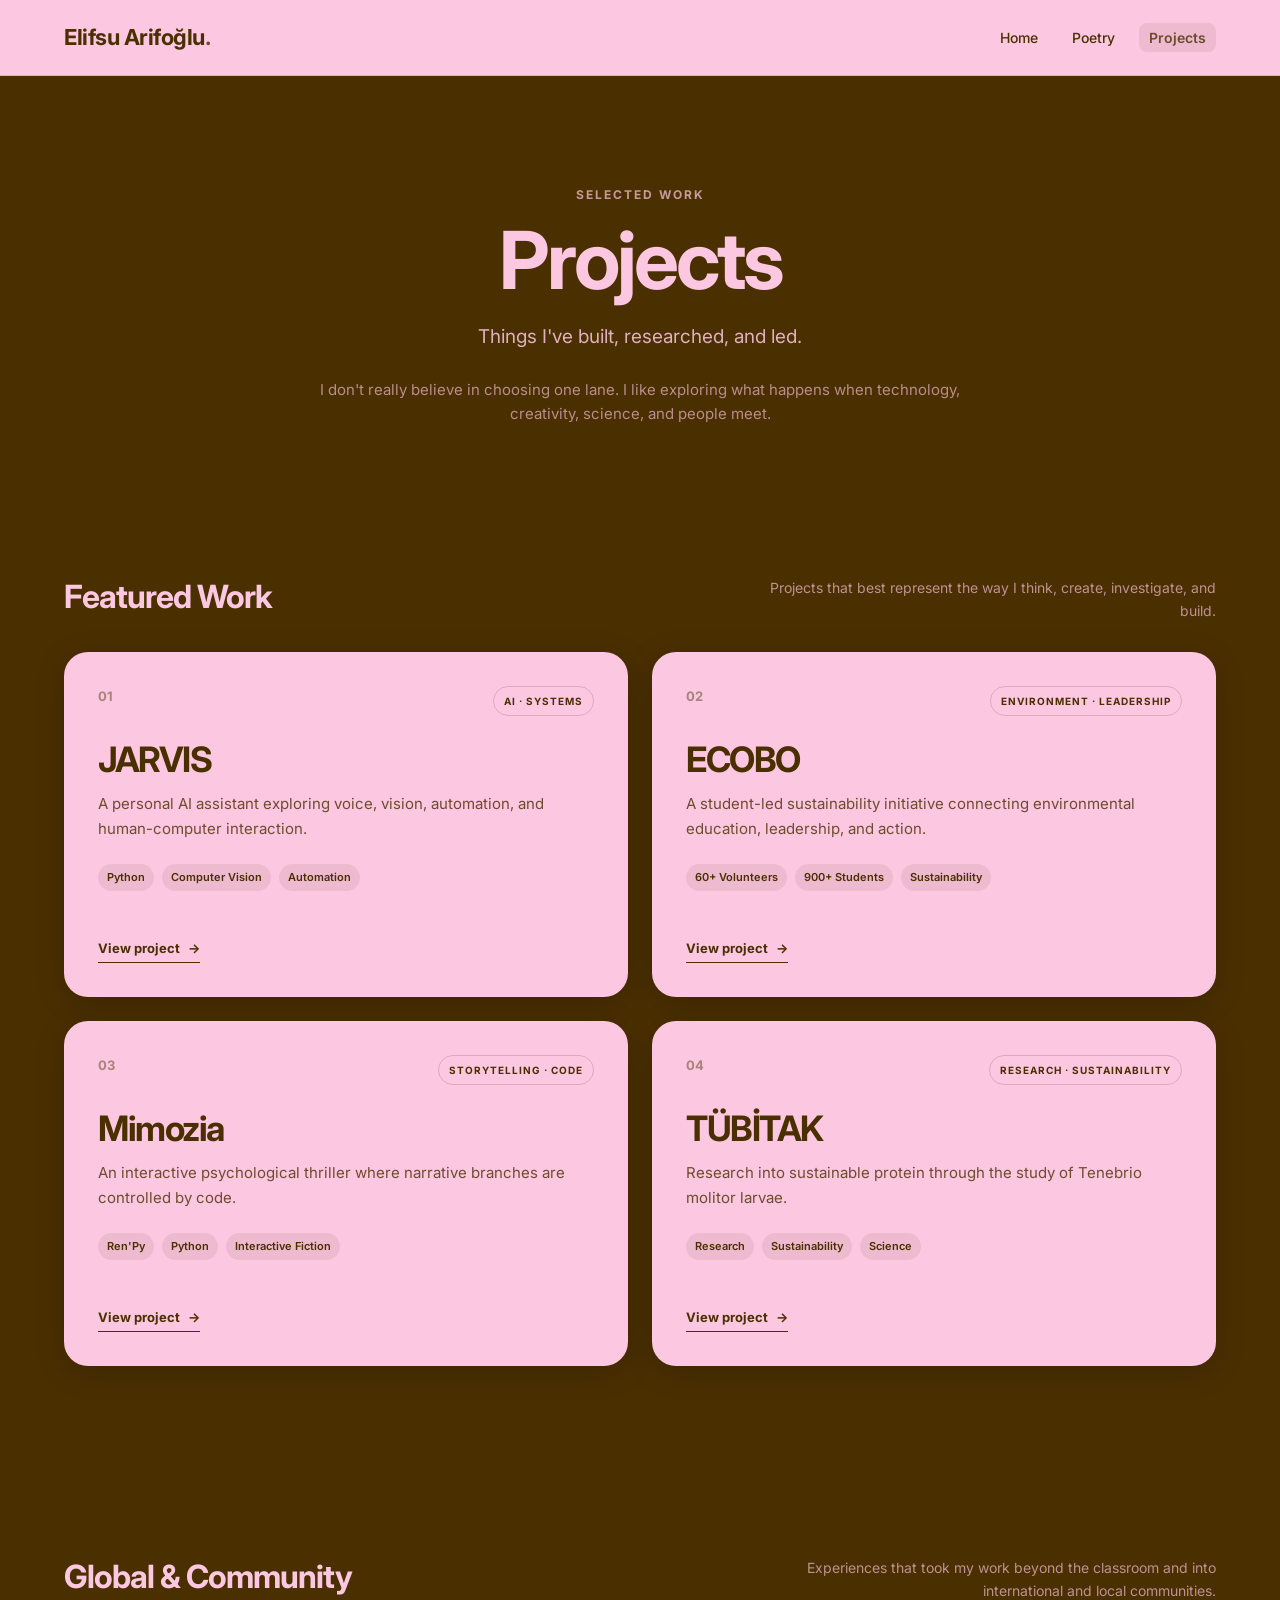
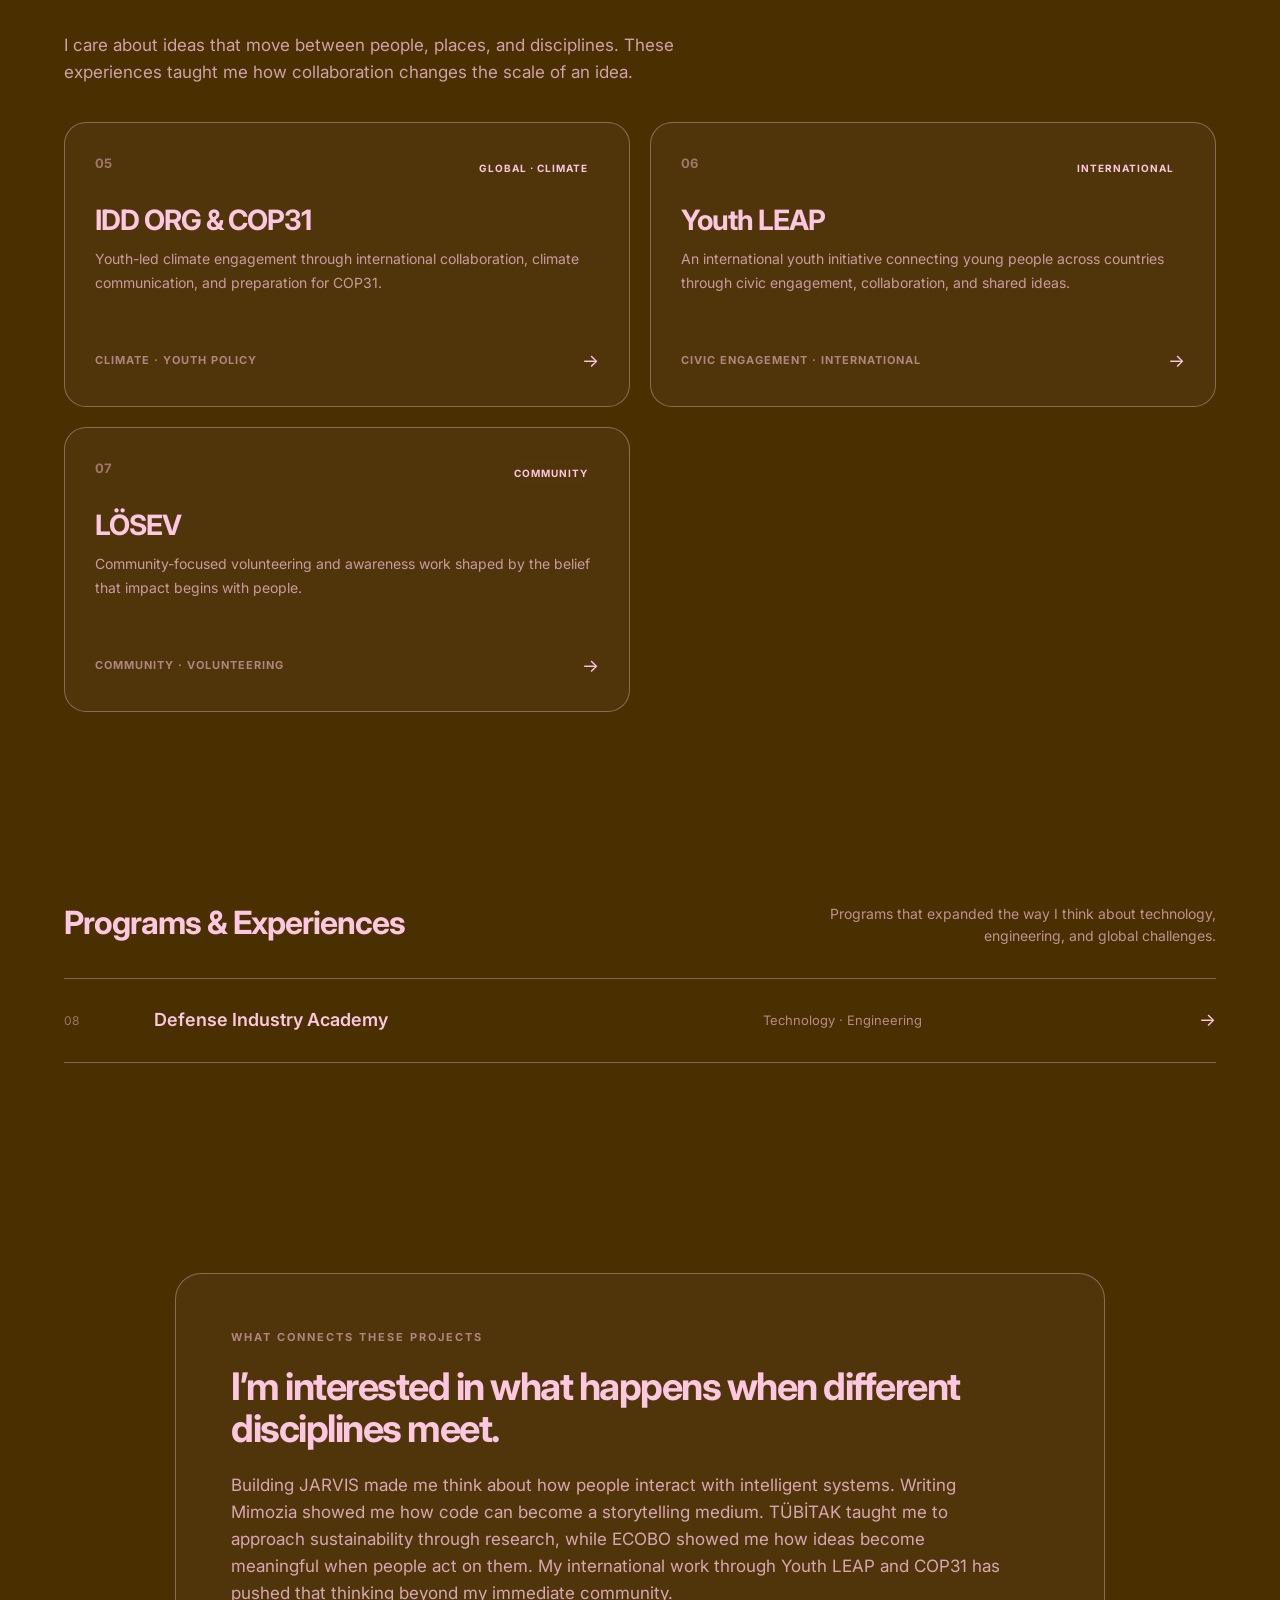
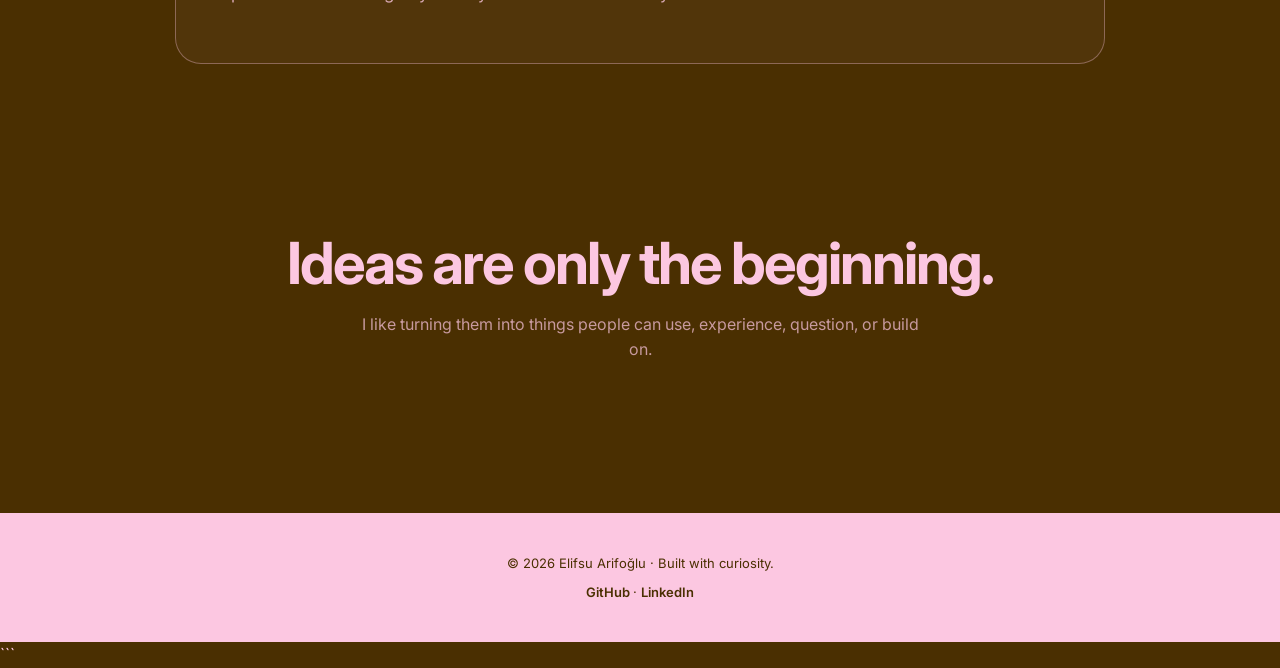
<file: projects.html>
<!DOCTYPE html>
<html lang="en">
<head>
    <meta charset="UTF-8" />
    <meta name="viewport" content="width=device-width, initial-scale=1.0" />

    <title>Elifsu Arifoğlu | Projects</title>

    <link rel="stylesheet" href="style.css" />

    <link
        href="https://fonts.googleapis.com/css2?family=Inter:wght@300;400;500;600;700&display=swap"
        rel="stylesheet"
    />

    <style>
        * {
            margin: 0;
            padding: 0;
            box-sizing: border-box;
        }

        html {
            scroll-behavior: smooth;
        }

        body {
            font-family: 'Inter', -apple-system, BlinkMacSystemFont, sans-serif;
            background: #4a2f01;
            color: #fcc7e1;
            line-height: 1.6;
        }

        a {
            color: inherit;
        }

        .container {
            max-width: 1200px;
            margin: 0 auto;
            padding: 0 24px;
        }

        /* =========================
           NAVIGATION
        ========================== */

        nav {
            padding: 20px 0;
            border-bottom: 1px solid rgba(74, 47, 1, 0.15);
            background: #fcc7e1;
            position: sticky;
            top: 0;
            z-index: 100;
        }

        nav .container {
            display: flex;
            justify-content: space-between;
            align-items: center;
            gap: 20px;
        }

        .logo {
            font-size: 22px;
            font-weight: 700;
            letter-spacing: -0.5px;
            color: #4a2f01;
            text-decoration: none;
            white-space: nowrap;
        }

        .logo span {
            color: #6D4C2A;
        }

        .nav-links {
            display: flex;
            gap: 14px;
            list-style: none;
            flex-wrap: wrap;
            justify-content: flex-end;
        }

        .nav-links a {
            text-decoration: none;
            color: #4a2f01;
            font-weight: 500;
            font-size: 14px;
            transition: all 0.3s ease;
            padding: 6px 10px;
            border-radius: 8px;
        }

        .nav-links a:hover,
        .nav-links a.active {
            color: #6D4C2A;
            background: rgba(74, 47, 1, 0.08);
        }

        /* =========================
           HERO
        ========================== */

        .projects-hero {
            padding: 105px 0 75px;
            text-align: center;
        }

        .eyebrow {
            display: inline-block;
            margin-bottom: 18px;
            font-size: 12px;
            font-weight: 700;
            letter-spacing: 2px;
            text-transform: uppercase;
            opacity: 0.7;
        }

        .section-title {
            font-size: clamp(46px, 7vw, 80px);
            line-height: 0.95;
            font-weight: 700;
            letter-spacing: -3px;
            margin-bottom: 24px;
        }

        .hero-description {
            max-width: 700px;
            margin: 0 auto;
            font-size: 19px;
            opacity: 0.85;
        }

        .hero-statement {
            max-width: 700px;
            margin: 25px auto 0;
            font-size: 15px;
            opacity: 0.62;
        }

        /* =========================
           SECTIONS
        ========================== */

        section {
            padding: 70px 0;
        }

        .section-heading {
            display: flex;
            justify-content: space-between;
            align-items: flex-end;
            gap: 25px;
            margin-bottom: 30px;
        }

        .section-heading h2 {
            font-size: 32px;
            letter-spacing: -1px;
        }

        .section-heading p {
            max-width: 470px;
            font-size: 14px;
            opacity: 0.65;
            text-align: right;
        }

        /* =========================
           FEATURED WORK
        ========================== */

        .featured-grid {
            display: grid;
            grid-template-columns: repeat(2, minmax(0, 1fr));
            gap: 24px;
        }

        .featured-card {
            background: #fcc7e1;
            color: #4a2f01;
            border-radius: 24px;
            padding: 34px;
            min-height: 345px;
            display: flex;
            flex-direction: column;
            justify-content: space-between;
            transition: transform 0.35s ease, box-shadow 0.35s ease;
            box-shadow: 0 6px 30px rgba(0, 0, 0, 0.18);
        }

        .featured-card:hover {
            transform: translateY(-7px);
            box-shadow: 0 16px 45px rgba(0, 0, 0, 0.28);
        }

        .featured-top {
            display: flex;
            justify-content: space-between;
            align-items: flex-start;
            gap: 15px;
        }

        .project-number {
            font-size: 13px;
            font-weight: 700;
            opacity: 0.45;
        }

        .project-type {
            display: inline-block;
            font-size: 10px;
            font-weight: 700;
            letter-spacing: 1px;
            text-transform: uppercase;
            padding: 6px 10px;
            border: 1px solid rgba(74, 47, 1, 0.18);
            border-radius: 999px;
        }

        .featured-card h3 {
            font-size: 35px;
            line-height: 1.05;
            letter-spacing: -1.5px;
            margin: 25px 0 13px;
        }

        .featured-card p {
            max-width: 560px;
            font-size: 15px;
            line-height: 1.7;
            opacity: 0.8;
        }

        .project-meta {
            display: flex;
            gap: 8px;
            flex-wrap: wrap;
            margin-top: 22px;
        }

        .meta-tag {
            font-size: 11px;
            font-weight: 600;
            padding: 5px 9px;
            background: rgba(74, 47, 1, 0.08);
            border-radius: 999px;
        }

        .view-link {
            display: inline-flex;
            align-items: center;
            gap: 8px;
            width: fit-content;
            margin-top: 28px;
            text-decoration: none;
            font-size: 13px;
            font-weight: 700;
            color: #4a2f01;
            border-bottom: 1px solid #4a2f01;
            padding-bottom: 3px;
            transition: gap 0.3s ease;
        }

        .view-link:hover {
            gap: 13px;
        }

        /* =========================
           GLOBAL & COMMUNITY
        ========================== */

        .global-section {
            margin-top: 45px;
        }

        .global-intro {
            max-width: 680px;
            font-size: 17px;
            opacity: 0.75;
            margin-bottom: 35px;
        }

        .global-grid {
            display: grid;
            grid-template-columns: repeat(2, minmax(0, 1fr));
            gap: 20px;
        }

        .global-card {
            display: flex;
            flex-direction: column;
            justify-content: space-between;
            min-height: 285px;
            padding: 30px;
            border: 1px solid rgba(252, 199, 225, 0.35);
            border-radius: 22px;
            background: rgba(252, 199, 225, 0.045);
            text-decoration: none;
            transition: transform 0.3s ease,
                        background 0.3s ease,
                        border-color 0.3s ease;
        }

        .global-card:hover {
            transform: translateY(-5px);
            background: rgba(252, 199, 225, 0.09);
            border-color: rgba(252, 199, 225, 0.6);
        }

        .global-card .project-number {
            color: #fcc7e1;
        }

        .global-card h3 {
            font-size: 28px;
            letter-spacing: -1px;
            line-height: 1.1;
            margin: 22px 0 12px;
        }

        .global-card p {
            font-size: 14px;
            opacity: 0.7;
            line-height: 1.7;
        }

        .global-card .card-footer {
            display: flex;
            justify-content: space-between;
            align-items: center;
            margin-top: 25px;
            gap: 15px;
        }

        .global-card .category {
            font-size: 11px;
            font-weight: 700;
            letter-spacing: 1px;
            text-transform: uppercase;
            opacity: 0.55;
        }

        .global-card .arrow {
            font-size: 18px;
        }

        /* =========================
           PROGRAMS
        ========================== */

        .programs-section {
            margin-top: 45px;
        }

        .program-list {
            border-top: 1px solid rgba(252, 199, 225, 0.35);
        }

        .program-item {
            display: grid;
            grid-template-columns: 70px 1.5fr 1fr 40px;
            align-items: center;
            gap: 20px;
            padding: 27px 0;
            border-bottom: 1px solid rgba(252, 199, 225, 0.35);
            text-decoration: none;
            transition: padding 0.3s ease,
                        background 0.3s ease;
        }

        .program-item:hover {
            padding-left: 12px;
            padding-right: 12px;
            background: rgba(252, 199, 225, 0.05);
        }

        .program-number {
            font-size: 12px;
            opacity: 0.45;
        }

        .program-title {
            font-size: 18px;
            font-weight: 600;
        }

        .program-category {
            font-size: 13px;
            opacity: 0.6;
        }

        .program-arrow {
            font-size: 18px;
            text-align: right;
        }

        /* =========================
           REFLECTION
        ========================== */

        .reflection {
            margin-top: 70px;
        }

        .reflection-box {
            max-width: 930px;
            margin: 0 auto;
            padding: 55px;
            border: 1px solid rgba(252, 199, 225, 0.35);
            border-radius: 26px;
            background: rgba(252, 199, 225, 0.045);
        }

        .reflection-label {
            font-size: 11px;
            text-transform: uppercase;
            letter-spacing: 2px;
            font-weight: 700;
            opacity: 0.55;
            margin-bottom: 20px;
        }

        .reflection-box h2 {
            font-size: 38px;
            line-height: 1.1;
            letter-spacing: -1.5px;
            margin-bottom: 22px;
        }

        .reflection-box p {
            max-width: 780px;
            font-size: 17px;
            opacity: 0.78;
        }

        /* =========================
           CLOSING
        ========================== */

        .closing {
            text-align: center;
            padding: 100px 0 110px;
        }

        .closing h2 {
            font-size: clamp(34px, 6vw, 58px);
            letter-spacing: -2px;
            line-height: 1;
            margin-bottom: 20px;
        }

        .closing p {
            max-width: 560px;
            margin: 0 auto;
            opacity: 0.7;
            font-size: 16px;
        }

        /* =========================
           FOOTER
        ========================== */

        footer {
            padding: 40px 0;
            background: #fcc7e1;
            color: #4a2f01;
            text-align: center;
        }

        footer p {
            font-size: 13px;
        }

        footer a {
            color: #4a2f01;
            text-decoration: none;
            font-weight: 600;
        }

        footer a:hover {
            color: #6D4C2A;
        }

        /* =========================
           RESPONSIVE
        ========================== */

        @media (max-width: 850px) {

            nav .container {
                flex-direction: column;
                align-items: center;
            }

            .nav-links {
                justify-content: center;
            }

            .projects-hero {
                padding-top: 70px;
            }

            .featured-grid,
            .global-grid {
                grid-template-columns: 1fr;
            }

            .section-heading {
                align-items: flex-start;
                flex-direction: column;
            }

            .section-heading p {
                text-align: left;
            }

            .program-item {
                grid-template-columns: 55px 1fr 30px;
            }

            .program-category {
                display: none;
            }
        }

        @media (max-width: 620px) {

            .container {
                padding: 0 18px;
            }

            .section-title {
                letter-spacing: -2px;
            }

            .hero-description {
                font-size: 16px;
            }

            .hero-statement {
                font-size: 14px;
            }

            section {
                padding: 50px 0;
            }

            .featured-card {
                padding: 26px;
                min-height: 300px;
            }

            .featured-card h3 {
                font-size: 29px;
            }

            .global-card {
                padding: 26px;
                min-height: 260px;
            }

            .global-card h3 {
                font-size: 25px;
            }

            .program-item {
                grid-template-columns: 1fr 30px;
                gap: 8px;
            }

            .program-number {
                display: none;
            }

            .program-title {
                font-size: 16px;
            }

            .reflection-box {
                padding: 30px 24px;
            }

            .reflection-box h2 {
                font-size: 30px;
            }

            .reflection-box p {
                font-size: 15px;
            }
        }
    </style>
</head>


<body>

    <!-- =========================
         NAVIGATION
    ========================== -->

    <nav>
        <div class="container">

            <a href="index.html" class="logo">
                Elifsu Arifoğlu<span>.</span>
            </a>

            <ul class="nav-links">

                <li>
                    <a href="index.html">Home</a>
                </li>

                <li>
                    <a href="poetry.html">Poetry</a>
                </li>

                <li>
                    <a href="projects.html" class="active">Projects</a>
                </li>

            </ul>

        </div>
    </nav>


    <!-- =========================
         HERO
    ========================== -->

    <header class="projects-hero">

        <div class="container">

            <span class="eyebrow">
                Selected Work
            </span>

            <h1 class="section-title">
                Projects
            </h1>

            <p class="hero-description">
                Things I've built, researched, and led.
            </p>

            <p class="hero-statement">
                I don't really believe in choosing one lane.
                I like exploring what happens when technology,
                creativity, science, and people meet.
            </p>

        </div>

    </header>


    <!-- =========================
         FEATURED WORK
    ========================== -->

    <section>

        <div class="container">

            <div class="section-heading">

                <h2>
                    Featured Work
                </h2>

                <p>
                    Projects that best represent the way I think,
                    create, investigate, and build.
                </p>

            </div>


            <div class="featured-grid">


                <!-- JARVIS -->

                <article class="featured-card">

                    <div>

                        <div class="featured-top">

                            <span class="project-number">
                                01
                            </span>

                            <span class="project-type">
                                AI · Systems
                            </span>

                        </div>

                        <h3>
                            JARVIS
                        </h3>

                        <p>
                            A personal AI assistant exploring voice,
                            vision, automation, and human-computer
                            interaction.
                        </p>

                        <div class="project-meta">

                            <span class="meta-tag">
                                Python
                            </span>

                            <span class="meta-tag">
                                Computer Vision
                            </span>

                            <span class="meta-tag">
                                Automation
                            </span>

                        </div>

                    </div>

                    <a href="jarvis.html" class="view-link">
                        View project <span>→</span>
                    </a>

                </article>


                <!-- ECOBO -->

                <article class="featured-card">

                    <div>

                        <div class="featured-top">

                            <span class="project-number">
                                02
                            </span>

                            <span class="project-type">
                                Environment · Leadership
                            </span>

                        </div>

                        <h3>
                            ECOBO
                        </h3>

                        <p>
                            A student-led sustainability initiative
                            connecting environmental education,
                            leadership, and action.
                        </p>

                        <div class="project-meta">

                            <span class="meta-tag">
                                60+ Volunteers
                            </span>

                            <span class="meta-tag">
                                900+ Students
                            </span>

                            <span class="meta-tag">
                                Sustainability
                            </span>

                        </div>

                    </div>

                    <a href="ecobo.html" class="view-link">
                        View project <span>→</span>
                    </a>

                </article>


                <!-- MIMOZIA -->

                <article class="featured-card">

                    <div>

                        <div class="featured-top">

                            <span class="project-number">
                                03
                            </span>

                            <span class="project-type">
                                Storytelling · Code
                            </span>

                        </div>

                        <h3>
                            Mimozia
                        </h3>

                        <p>
                            An interactive psychological thriller
                            where narrative branches are controlled
                            by code.
                        </p>

                        <div class="project-meta">

                            <span class="meta-tag">
                                Ren'Py
                            </span>

                            <span class="meta-tag">
                                Python
                            </span>

                            <span class="meta-tag">
                                Interactive Fiction
                            </span>

                        </div>

                    </div>

                    <a href="renpy.html" class="view-link">
                        View project <span>→</span>
                    </a>

                </article>


                <!-- TÜBİTAK -->

                <article class="featured-card">

                    <div>

                        <div class="featured-top">

                            <span class="project-number">
                                04
                            </span>

                            <span class="project-type">
                                Research · Sustainability
                            </span>

                        </div>

                        <h3>
                            TÜBİTAK
                        </h3>

                        <p>
                            Research into sustainable protein through
                            the study of Tenebrio molitor larvae.
                        </p>

                        <div class="project-meta">

                            <span class="meta-tag">
                                Research
                            </span>

                            <span class="meta-tag">
                                Sustainability
                            </span>

                            <span class="meta-tag">
                                Science
                            </span>

                        </div>

                    </div>

                    <a href="tubitak.html" class="view-link">
                        View project <span>→</span>
                    </a>

                </article>


            </div>

        </div>

    </section>


    <!-- =========================
         GLOBAL & COMMUNITY
    ========================== -->

    <section class="global-section">

        <div class="container">

            <div class="section-heading">

                <h2>
                    Global &amp; Community
                </h2>

                <p>
                    Experiences that took my work beyond the
                    classroom and into international and local communities.
                </p>

            </div>


            <p class="global-intro">
                I care about ideas that move between people, places,
                and disciplines. These experiences taught me how
                collaboration changes the scale of an idea.
            </p>


            <div class="global-grid">


                <!-- COP31 / IDD -->

                <a href="cop31.html" class="global-card">

                    <div>

                        <div class="featured-top">

                            <span class="project-number">
                                05
                            </span>

                            <span class="project-type">
                                Global · Climate
                            </span>

                        </div>

                        <h3>
                            IDD ORG &amp; COP31
                        </h3>

                        <p>
                            Youth-led climate engagement through
                            international collaboration, climate
                            communication, and preparation for COP31.
                        </p>

                    </div>

                    <div class="card-footer">

                        <span class="category">
                            Climate · Youth Policy
                        </span>

                        <span class="arrow">
                            →
                        </span>

                    </div>

                </a>


                <!-- YOUTH LEAP -->

                <a href="youth-leap.html" class="global-card">

                    <div>

                        <div class="featured-top">

                            <span class="project-number">
                                06
                            </span>

                            <span class="project-type">
                                International
                            </span>

                        </div>

                        <h3>
                            Youth LEAP
                        </h3>

                        <p>
                            An international youth initiative connecting
                            young people across countries through civic
                            engagement, collaboration, and shared ideas.
                        </p>

                    </div>

                    <div class="card-footer">

                        <span class="category">
                            Civic Engagement · International
                        </span>

                        <span class="arrow">
                            →
                        </span>

                    </div>

                </a>


                <!-- LÖSEV -->

                <a href="losev.html" class="global-card">

                    <div>

                        <div class="featured-top">

                            <span class="project-number">
                                07
                            </span>

                            <span class="project-type">
                                Community
                            </span>

                        </div>

                        <h3>
                            LÖSEV
                        </h3>

                        <p>
                            Community-focused volunteering and
                            awareness work shaped by the belief that
                            impact begins with people.
                        </p>

                    </div>

                    <div class="card-footer">

                        <span class="category">
                            Community · Volunteering
                        </span>

                        <span class="arrow">
                            →
                        </span>

                    </div>

                </a>


            </div>

        </div>

    </section>


    <!-- =========================
         PROGRAMS & EXPERIENCES
    ========================== -->

    <section class="programs-section">

        <div class="container">

            <div class="section-heading">

                <h2>
                    Programs &amp; Experiences
                </h2>

                <p>
                    Programs that expanded the way I think about
                    technology, engineering, and global challenges.
                </p>

            </div>


            <div class="program-list">


                <!-- DEFENSE ACADEMY -->

                <a
                    href="defense-academy.html"
                    class="program-item"
                >

                    <span class="program-number">
                        08
                    </span>

                    <span class="program-title">
                        Defense Industry Academy
                    </span>

                    <span class="program-category">
                        Technology · Engineering
                    </span>

                    <span class="program-arrow">
                        →
                    </span>

                </a>


            </div>

        </div>

    </section>


    <!-- =========================
         REFLECTION
    ========================== -->

    <section class="reflection">

        <div class="container">

            <div class="reflection-box">

                <div class="reflection-label">
                    What connects these projects
                </div>

                <h2>
                    I’m interested in what happens
                    when different disciplines meet.
                </h2>

                <p>
                    Building JARVIS made me think about how people
                    interact with intelligent systems. Writing Mimozia
                    showed me how code can become a storytelling medium.
                    TÜBİTAK taught me to approach sustainability through
                    research, while ECOBO showed me how ideas become
                    meaningful when people act on them. My international
                    work through Youth LEAP and COP31 has pushed that
                    thinking beyond my immediate community.
                </p>

            </div>

        </div>

    </section>


    <!-- =========================
         CLOSING
    ========================== -->

    <section class="closing">

        <div class="container">

            <h2>
                Ideas are only the beginning.
            </h2>

            <p>
                I like turning them into things people can use,
                experience, question, or build on.
            </p>

        </div>

    </section>


    <!-- =========================
         FOOTER
    ========================== -->

    <footer>

        <div class="container">

            <p>
                © 2026 Elifsu Arifoğlu · Built with curiosity.
            </p>

            <p style="margin-top: 8px;">

                <a
                    href="https://github.com/elifsuarifoglu"
                    target="_blank"
                    rel="noopener noreferrer"
                >
                    GitHub
                </a>

                ·

                <a
                    href="https://linkedin.com/in/elifsuarifoglu"
                    target="_blank"
                    rel="noopener noreferrer"
                >
                    LinkedIn
                </a>

            </p>

        </div>

    </footer>

</body>
</html>
```
</file>
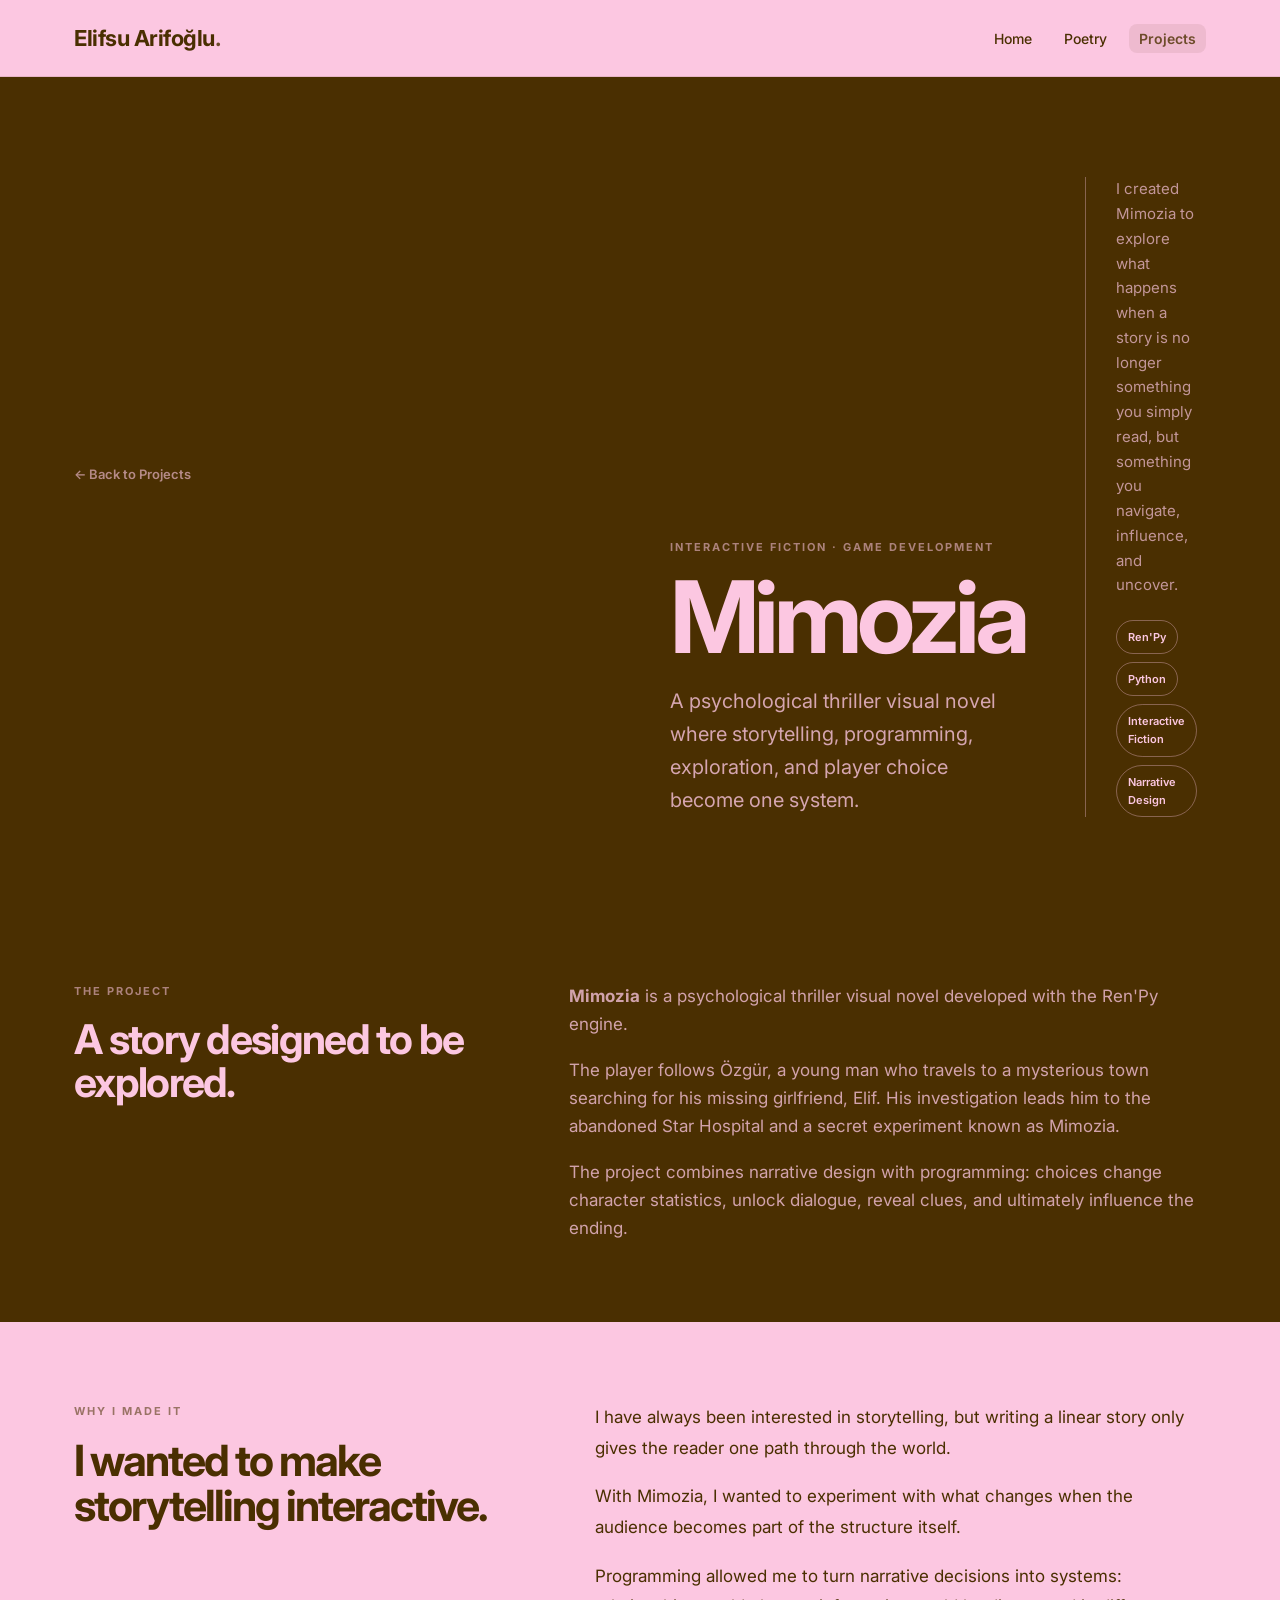
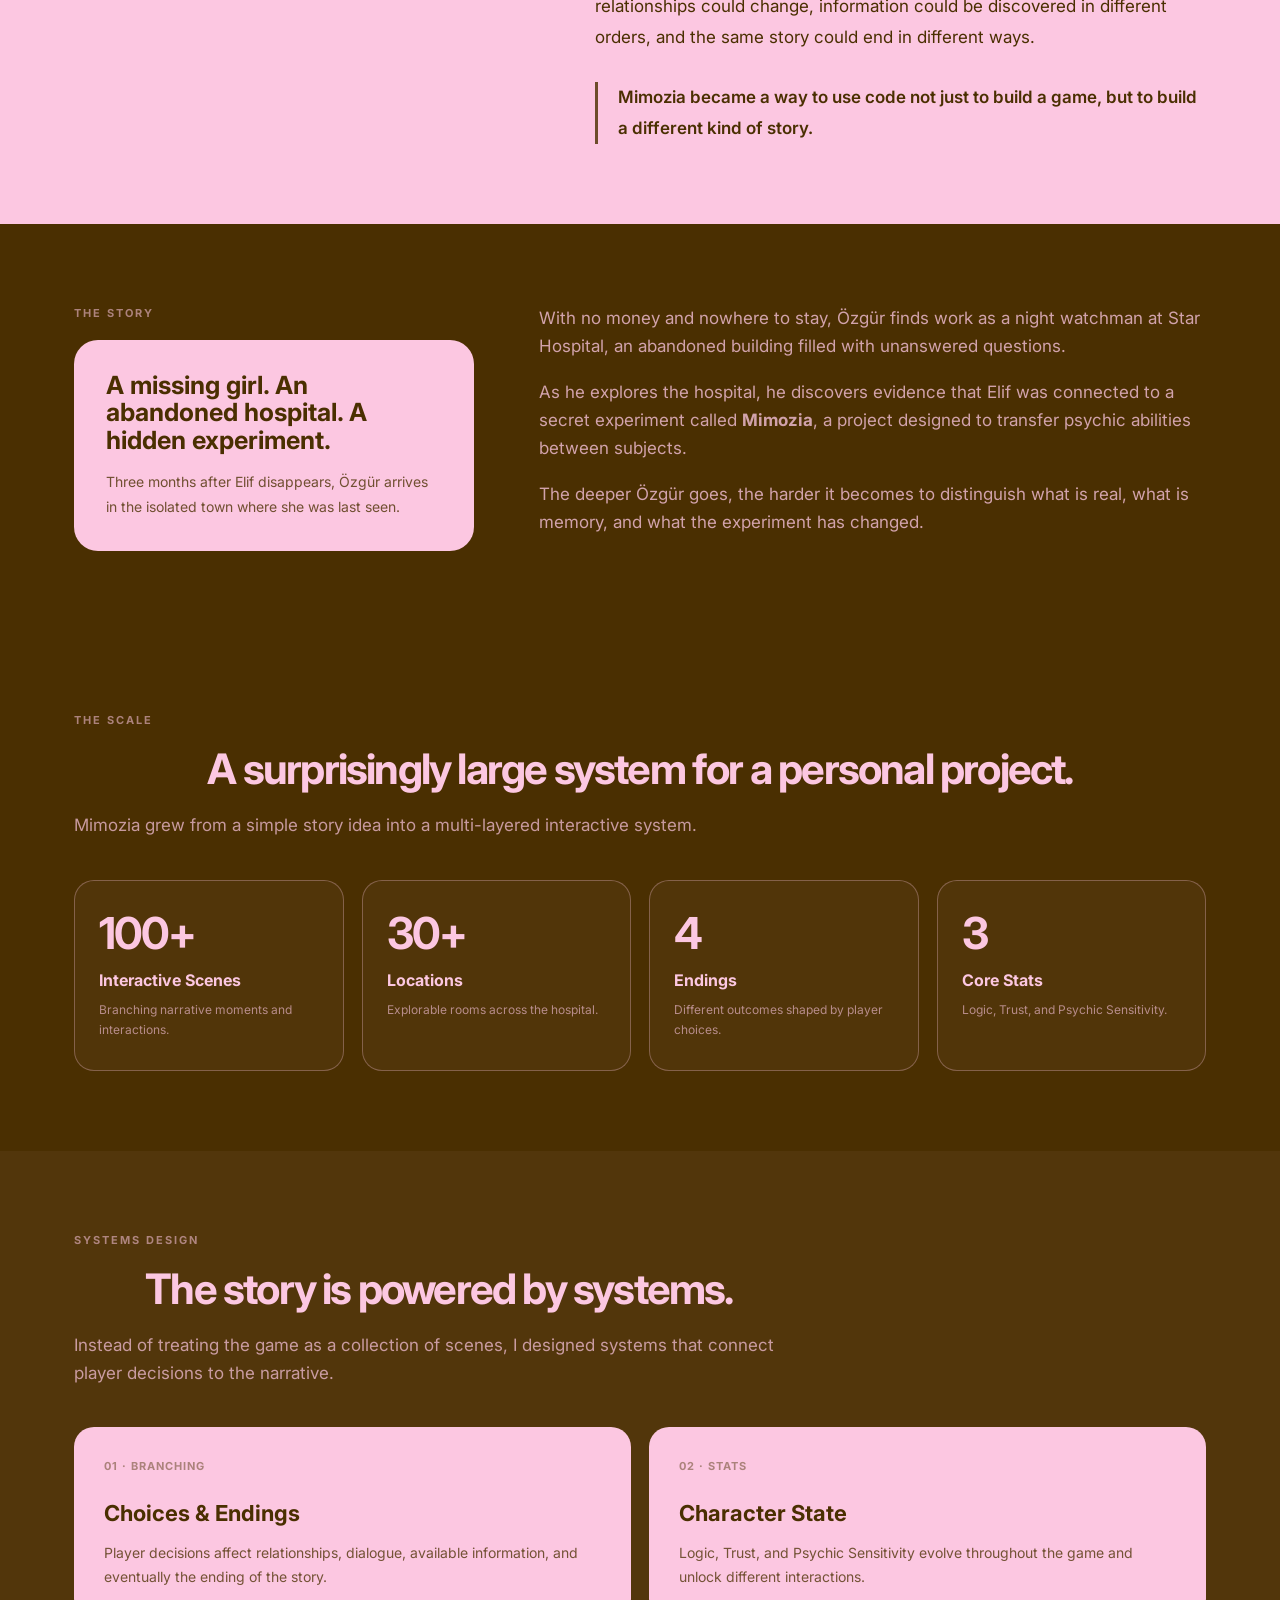
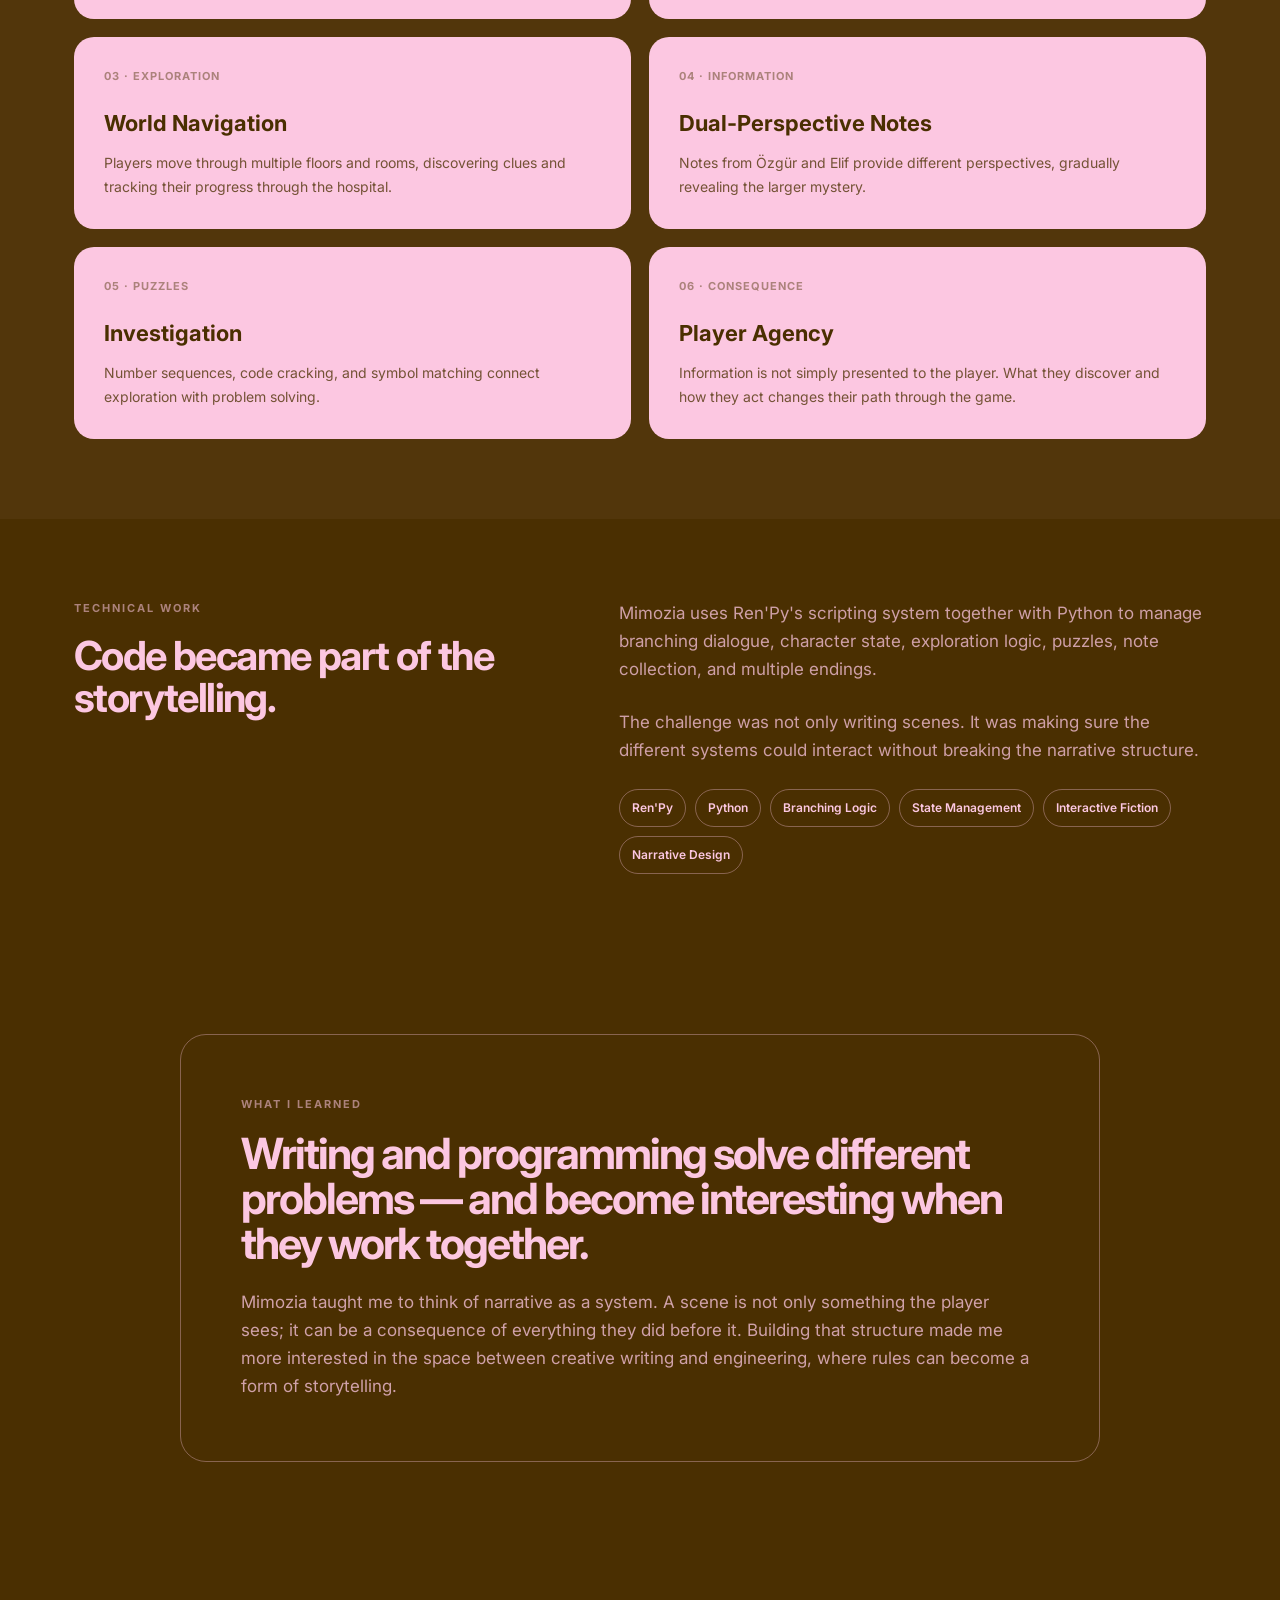
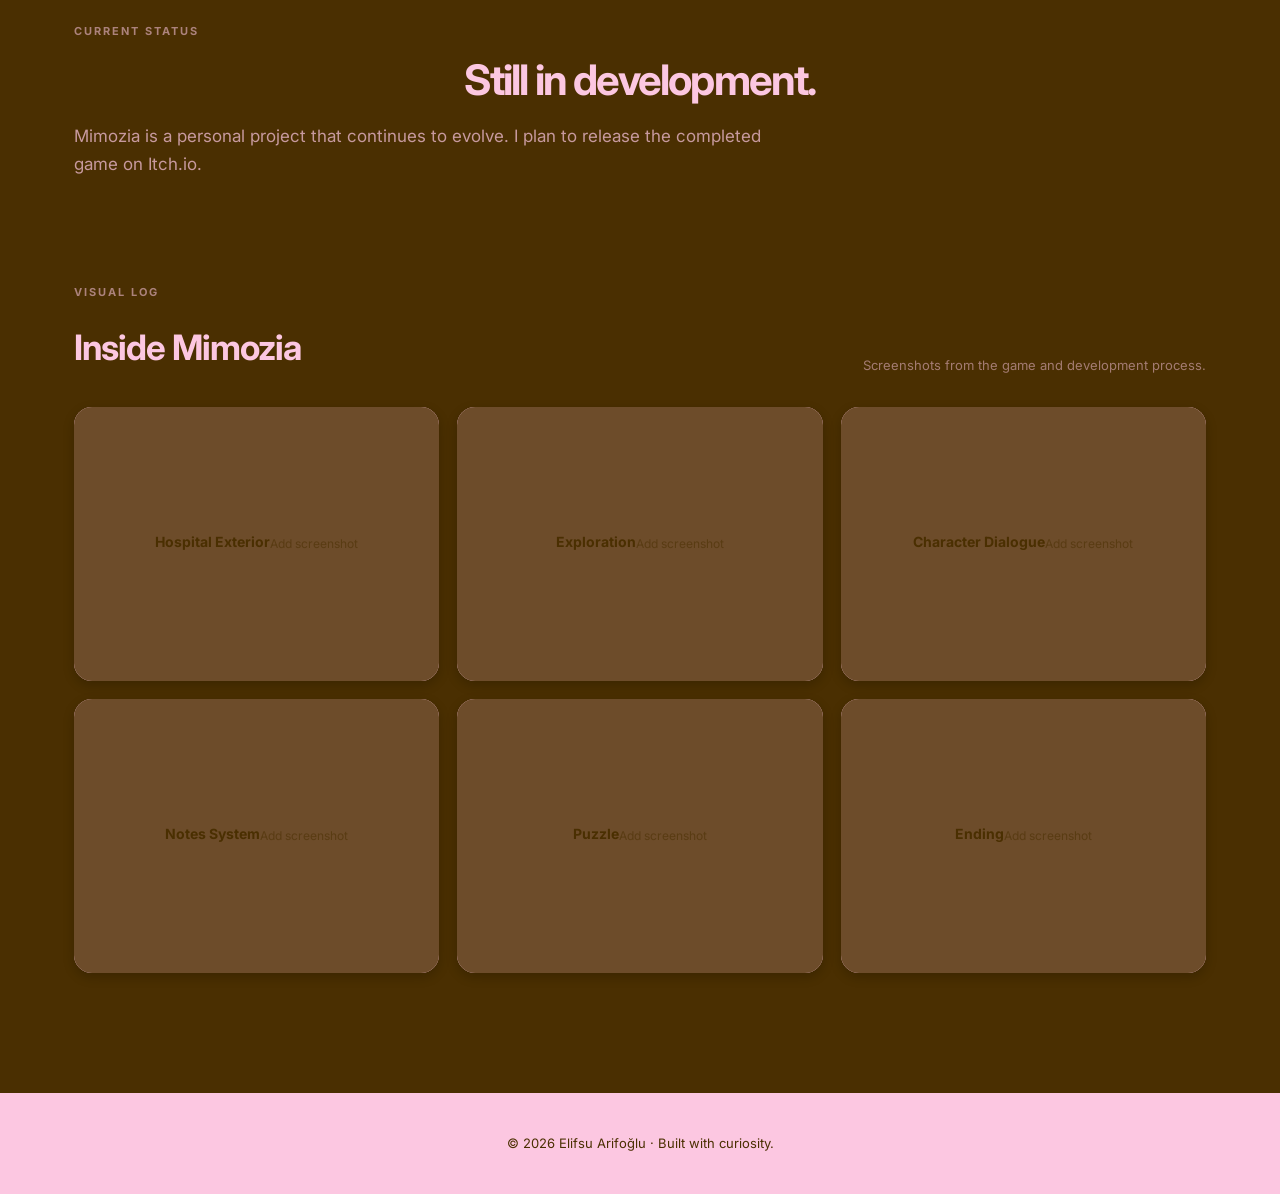
<file: renpy.html>
<!DOCTYPE html>
<html lang="en">
<head>
    <meta charset="UTF-8" />
    <meta name="viewport" content="width=device-width, initial-scale=1.0" />

    <title>Mimozia | Elifsu Arifoğlu</title>

    <link rel="stylesheet" href="style.css" />

    <link
        href="https://fonts.googleapis.com/css2?family=Inter:wght@300;400;500;600;700&display=swap"
        rel="stylesheet"
    />

    <style>
        * {
            margin: 0;
            padding: 0;
            box-sizing: border-box;
        }

        html {
            scroll-behavior: smooth;
        }

        body {
            font-family: 'Inter', -apple-system, BlinkMacSystemFont, sans-serif;
            background: #4a2f01;
            color: #fcc7e1;
            line-height: 1.65;
        }

        a {
            color: inherit;
        }

        .container {
            max-width: 1180px;
            margin: 0 auto;
            padding: 0 24px;
        }

        /* =========================
           NAVIGATION
        ========================== */

        nav {
            padding: 20px 0;
            background: #fcc7e1;
            position: sticky;
            top: 0;
            z-index: 100;
            border-bottom: 1px solid rgba(74, 47, 1, 0.12);
        }

        nav .container {
            display: flex;
            justify-content: space-between;
            align-items: center;
            gap: 20px;
        }

        .logo {
            color: #4a2f01;
            text-decoration: none;
            font-size: 22px;
            font-weight: 700;
            letter-spacing: -0.5px;
        }

        .logo span {
            color: #6D4C2A;
        }

        .nav-links {
            display: flex;
            gap: 12px;
            list-style: none;
            flex-wrap: wrap;
            justify-content: flex-end;
        }

        .nav-links a {
            color: #4a2f01;
            text-decoration: none;
            font-size: 14px;
            font-weight: 500;
            padding: 6px 10px;
            border-radius: 8px;
            transition: all 0.25s ease;
        }

        .nav-links a:hover,
        .nav-links a.active {
            background: rgba(74, 47, 1, 0.08);
            color: #6D4C2A;
        }

        /* =========================
           HERO
        ========================== */

        .hero {
            padding: 100px 0 85px;
        }

        .back-link {
            display: inline-block;
            text-decoration: none;
            font-size: 13px;
            font-weight: 600;
            opacity: 0.6;
            margin-bottom: 45px;
            transition: opacity 0.25s ease;
        }

        .back-link:hover {
            opacity: 1;
        }

        .hero-grid {
            display: grid;
            grid-template-columns: 1.15fr 0.85fr;
            gap: 60px;
            align-items: end;
        }

        .eyebrow {
            font-size: 11px;
            font-weight: 700;
            text-transform: uppercase;
            letter-spacing: 2px;
            opacity: 0.55;
            margin-bottom: 18px;
        }

        .hero h1 {
            font-size: clamp(56px, 9vw, 100px);
            line-height: 0.86;
            letter-spacing: -5px;
            margin-bottom: 25px;
        }

        .hero-subtitle {
            max-width: 720px;
            font-size: 20px;
            opacity: 0.78;
        }

        .hero-side {
            border-left: 1px solid rgba(252, 199, 225, 0.35);
            padding-left: 30px;
        }

        .hero-side p {
            font-size: 15px;
            opacity: 0.68;
            margin-bottom: 22px;
        }

        .tag-row {
            display: flex;
            flex-wrap: wrap;
            gap: 8px;
        }

        .tag {
            padding: 7px 11px;
            border: 1px solid rgba(252, 199, 225, 0.35);
            border-radius: 999px;
            font-size: 11px;
            font-weight: 600;
        }

        /* =========================
           GENERAL
        ========================== */

        section {
            padding: 80px 0;
        }

        .section-label {
            font-size: 11px;
            font-weight: 700;
            text-transform: uppercase;
            letter-spacing: 2px;
            opacity: 0.55;
            margin-bottom: 18px;
        }

        .section-title {
            font-size: 42px;
            line-height: 1.05;
            letter-spacing: -1.8px;
            margin-bottom: 20px;
        }

        .section-description {
            max-width: 720px;
            font-size: 17px;
            opacity: 0.7;
        }

        /* =========================
           INTRO
        ========================== */

        .intro-grid {
            display: grid;
            grid-template-columns: 0.8fr 1.2fr;
            gap: 70px;
            align-items: start;
        }

        .intro-grid h2 {
            font-size: 41px;
            line-height: 1.05;
            letter-spacing: -1.7px;
        }

        .intro-text {
            font-size: 17px;
            opacity: 0.76;
        }

        .intro-text p + p {
            margin-top: 18px;
        }

        /* =========================
           WHY
        ========================== */

        .why-section {
            background: #fcc7e1;
            color: #4a2f01;
        }

        .why-grid {
            display: grid;
            grid-template-columns: 0.85fr 1.15fr;
            gap: 70px;
        }

        .why-grid .section-label {
            color: #4a2f01;
        }

        .why-grid h2 {
            font-size: 43px;
            line-height: 1.04;
            letter-spacing: -2px;
        }

        .why-text {
            font-size: 17px;
            line-height: 1.8;
        }

        .why-text p + p {
            margin-top: 18px;
        }

        .quote {
            margin-top: 30px;
            border-left: 3px solid #6D4C2A;
            padding-left: 20px;
            font-size: 17px;
            font-weight: 600;
        }

        /* =========================
           STORY
        ========================== */

        .story-grid {
            display: grid;
            grid-template-columns: 0.75fr 1.25fr;
            gap: 65px;
            align-items: start;
        }

        .story-card {
            background: #fcc7e1;
            color: #4a2f01;
            border-radius: 24px;
            padding: 32px;
        }

        .story-card h3 {
            font-size: 25px;
            line-height: 1.1;
            margin-bottom: 16px;
        }

        .story-card p {
            font-size: 14px;
            line-height: 1.75;
            opacity: 0.78;
        }

        .story-text p {
            font-size: 17px;
            opacity: 0.76;
        }

        .story-text p + p {
            margin-top: 18px;
        }

        /* =========================
           SCALE
        ========================== */

        .scale-grid {
            display: grid;
            grid-template-columns: repeat(4, 1fr);
            gap: 18px;
            margin-top: 40px;
        }

        .scale-card {
            padding: 30px 24px;
            border: 1px solid rgba(252, 199, 225, 0.3);
            border-radius: 20px;
            background: rgba(252, 199, 225, 0.04);
        }

        .scale-number {
            font-size: 44px;
            font-weight: 700;
            letter-spacing: -2px;
            line-height: 1;
            margin-bottom: 12px;
        }

        .scale-card h3 {
            font-size: 16px;
            margin-bottom: 7px;
        }

        .scale-card p {
            font-size: 12px;
            opacity: 0.6;
        }

        /* =========================
           SYSTEMS
        ========================== */

        .systems-section {
            background: rgba(252, 199, 225, 0.045);
        }

        .systems-header {
            max-width: 730px;
            margin-bottom: 40px;
        }

        .systems-grid {
            display: grid;
            grid-template-columns: repeat(2, 1fr);
            gap: 18px;
        }

        .system-card {
            background: #fcc7e1;
            color: #4a2f01;
            padding: 30px;
            border-radius: 20px;
        }

        .system-number {
            display: block;
            font-size: 11px;
            font-weight: 700;
            letter-spacing: 1px;
            opacity: 0.45;
            margin-bottom: 20px;
        }

        .system-card h3 {
            font-size: 22px;
            margin-bottom: 10px;
        }

        .system-card p {
            font-size: 14px;
            line-height: 1.7;
            opacity: 0.76;
        }

        /* =========================
           TECHNICAL
        ========================== */

        .technical-grid {
            display: grid;
            grid-template-columns: 0.9fr 1.1fr;
            gap: 65px;
            align-items: start;
        }

        .technical-grid h2 {
            font-size: 40px;
            line-height: 1.05;
            letter-spacing: -1.6px;
        }

        .tech-content p {
            font-size: 17px;
            opacity: 0.74;
            margin-bottom: 25px;
        }

        .tech-tags {
            display: flex;
            flex-wrap: wrap;
            gap: 9px;
        }

        .tech-tag {
            padding: 8px 12px;
            border: 1px solid rgba(252, 199, 225, 0.35);
            border-radius: 999px;
            font-size: 12px;
            font-weight: 600;
        }

        /* =========================
           REFLECTION
        ========================== */

        .reflection-box {
            max-width: 920px;
            margin: 0 auto;
            padding: 60px;
            border: 1px solid rgba(252, 199, 225, 0.35);
            border-radius: 26px;
        }

        .reflection-box h2 {
            font-size: 43px;
            line-height: 1.05;
            letter-spacing: -2px;
            margin-bottom: 22px;
        }

        .reflection-box p {
            max-width: 790px;
            font-size: 17px;
            opacity: 0.75;
        }

        /* =========================
           GALLERY
        ========================== */

        .gallery {
            padding-top: 25px;
        }

        .gallery-header {
            display: flex;
            justify-content: space-between;
            align-items: flex-end;
            gap: 20px;
            margin-bottom: 30px;
        }

        .gallery-header h2 {
            font-size: 35px;
            letter-spacing: -1px;
        }

        .gallery-header p {
            font-size: 13px;
            opacity: 0.5;
            text-align: right;
        }

        .gallery-grid {
            display: grid;
            grid-template-columns: repeat(3, 1fr);
            gap: 18px;
        }

        .gallery-item {
            aspect-ratio: 4 / 3;
            background: #fcc7e1;
            color: #4a2f01;
            border-radius: 18px;
            overflow: hidden;
            display: flex;
            align-items: center;
            justify-content: center;
            text-align: center;
        }

        .gallery-item img {
            width: 100%;
            height: 100%;
            object-fit: cover;
        }

        .placeholder {
            padding: 20px;
        }

        .placeholder strong {
            display: block;
            font-size: 14px;
            margin-bottom: 5px;
        }

        .placeholder span {
            font-size: 12px;
            opacity: 0.55;
        }

        /* =========================
           FOOTER
        ========================== */

        footer {
            padding: 40px 0;
            background: #fcc7e1;
            color: #4a2f01;
            text-align: center;
        }

        footer p {
            font-size: 13px;
        }

        footer a {
            color: #4a2f01;
            text-decoration: none;
            font-weight: 600;
        }

        /* =========================
           RESPONSIVE
        ========================== */

        @media (max-width: 850px) {

            nav .container {
                flex-direction: column;
            }

            .hero-grid,
            .intro-grid,
            .why-grid,
            .story-grid,
            .technical-grid {
                grid-template-columns: 1fr;
            }

            .hero-side {
                border-left: none;
                border-top: 1px solid rgba(252, 199, 225, 0.35);
                padding-left: 0;
                padding-top: 25px;
            }

            .scale-grid {
                grid-template-columns: 1fr 1fr;
            }

            .systems-grid {
                grid-template-columns: 1fr;
            }

            .gallery-grid {
                grid-template-columns: 1fr 1fr;
            }

            .gallery-header {
                flex-direction: column;
                align-items: flex-start;
            }

            .gallery-header p {
                text-align: left;
            }
        }

        @media (max-width: 600px) {

            .container {
                padding: 0 18px;
            }

            section {
                padding: 55px 0;
            }

            .hero {
                padding: 70px 0 55px;
            }

            .hero h1 {
                letter-spacing: -3px;
            }

            .hero-subtitle {
                font-size: 17px;
            }

            .scale-grid,
            .gallery-grid {
                grid-template-columns: 1fr;
            }

            .intro-grid h2,
            .why-grid h2,
            .technical-grid h2,
            .reflection-box h2 {
                font-size: 31px;
            }

            .reflection-box {
                padding: 32px 24px;
            }
        }
    </style>
</head>


<body>

    <!-- =========================
         NAVIGATION
    ========================== -->

    <nav>
        <div class="container">

            <a href="index.html" class="logo">
                Elifsu Arifoğlu<span>.</span>
            </a>

            <ul class="nav-links">

                <li>
                    <a href="index.html">Home</a>
                </li>

                <li>
                    <a href="poetry.html">Poetry</a>
                </li>

                <li>
                    <a href="projects.html" class="active">Projects</a>
                </li>

            </ul>

        </div>
    </nav>


    <!-- =========================
         HERO
    ========================== -->

    <header class="hero">

        <div class="container">

            <a href="projects.html" class="back-link">
                ← Back to Projects
            </a>

            <div class="hero-grid">

                <div>

                    <div class="eyebrow">
                        Interactive Fiction · Game Development
                    </div>

                    <h1>
                        Mimozia
                    </h1>

                    <p class="hero-subtitle">
                        A psychological thriller visual novel where
                        storytelling, programming, exploration, and
                        player choice become one system.
                    </p>

                </div>


                <div class="hero-side">

                    <p>
                        I created Mimozia to explore what happens when
                        a story is no longer something you simply read,
                        but something you navigate, influence, and uncover.
                    </p>

                    <div class="tag-row">

                        <span class="tag">
                            Ren'Py
                        </span>

                        <span class="tag">
                            Python
                        </span>

                        <span class="tag">
                            Interactive Fiction
                        </span>

                        <span class="tag">
                            Narrative Design
                        </span>

                    </div>

                </div>

            </div>

        </div>

    </header>


    <!-- =========================
         INTRO
    ========================== -->

    <section>

        <div class="container">

            <div class="intro-grid">

                <div>

                    <div class="section-label">
                        The Project
                    </div>

                    <h2>
                        A story designed
                        to be explored.
                    </h2>

                </div>


                <div class="intro-text">

                    <p>
                        <strong>Mimozia</strong> is a psychological thriller
                        visual novel developed with the Ren'Py engine.
                    </p>

                    <p>
                        The player follows Özgür, a young man who travels
                        to a mysterious town searching for his missing
                        girlfriend, Elif. His investigation leads him to
                        the abandoned Star Hospital and a secret experiment
                        known as Mimozia.
                    </p>

                    <p>
                        The project combines narrative design with
                        programming: choices change character statistics,
                        unlock dialogue, reveal clues, and ultimately
                        influence the ending.
                    </p>

                </div>

            </div>

        </div>

    </section>


    <!-- =========================
         WHY I MADE IT
    ========================== -->

    <section class="why-section">

        <div class="container">

            <div class="why-grid">

                <div>

                    <div class="section-label">
                        Why I Made It
                    </div>

                    <h2>
                        I wanted to make
                        storytelling interactive.
                    </h2>

                </div>


                <div class="why-text">

                    <p>
                        I have always been interested in storytelling,
                        but writing a linear story only gives the reader
                        one path through the world.
                    </p>

                    <p>
                        With Mimozia, I wanted to experiment with what
                        changes when the audience becomes part of the
                        structure itself.
                    </p>

                    <p>
                        Programming allowed me to turn narrative decisions
                        into systems: relationships could change,
                        information could be discovered in different
                        orders, and the same story could end in different ways.
                    </p>

                    <div class="quote">
                        Mimozia became a way to use code not just to
                        build a game, but to build a different kind of story.
                    </div>

                </div>

            </div>

        </div>

    </section>


    <!-- =========================
         STORY
    ========================== -->

    <section>

        <div class="container">

            <div class="story-grid">

                <div>

                    <div class="section-label">
                        The Story
                    </div>

                    <div class="story-card">

                        <h3>
                            A missing girl.
                            An abandoned hospital.
                            A hidden experiment.
                        </h3>

                        <p>
                            Three months after Elif disappears,
                            Özgür arrives in the isolated town where
                            she was last seen.
                        </p>

                    </div>

                </div>


                <div class="story-text">

                    <p>
                        With no money and nowhere to stay, Özgür finds
                        work as a night watchman at Star Hospital, an
                        abandoned building filled with unanswered questions.
                    </p>

                    <p>
                        As he explores the hospital, he discovers evidence
                        that Elif was connected to a secret experiment
                        called <strong>Mimozia</strong>, a project designed
                        to transfer psychic abilities between subjects.
                    </p>

                    <p>
                        The deeper Özgür goes, the harder it becomes to
                        distinguish what is real, what is memory, and
                        what the experiment has changed.
                    </p>

                </div>

            </div>

        </div>

    </section>


    <!-- =========================
         SCALE
    ========================== -->

    <section>

        <div class="container">

            <div class="section-label">
                The Scale
            </div>

            <h2 class="section-title">
                A surprisingly large system
                for a personal project.
            </h2>

            <p class="section-description">
                Mimozia grew from a simple story idea into a multi-layered
                interactive system.
            </p>


            <div class="scale-grid">


                <div class="scale-card">

                    <div class="scale-number">
                        100+
                    </div>

                    <h3>
                        Interactive Scenes
                    </h3>

                    <p>
                        Branching narrative moments and interactions.
                    </p>

                </div>


                <div class="scale-card">

                    <div class="scale-number">
                        30+
                    </div>

                    <h3>
                        Locations
                    </h3>

                    <p>
                        Explorable rooms across the hospital.
                    </p>

                </div>


                <div class="scale-card">

                    <div class="scale-number">
                        4
                    </div>

                    <h3>
                        Endings
                    </h3>

                    <p>
                        Different outcomes shaped by player choices.
                    </p>

                </div>


                <div class="scale-card">

                    <div class="scale-number">
                        3
                    </div>

                    <h3>
                        Core Stats
                    </h3>

                    <p>
                        Logic, Trust, and Psychic Sensitivity.
                    </p>

                </div>


            </div>

        </div>

    </section>


    <!-- =========================
         SYSTEMS
    ========================== -->

    <section class="systems-section">

        <div class="container">

            <div class="systems-header">

                <div class="section-label">
                    Systems Design
                </div>

                <h2 class="section-title">
                    The story is powered by systems.
                </h2>

                <p class="section-description">
                    Instead of treating the game as a collection of scenes,
                    I designed systems that connect player decisions to the
                    narrative.
                </p>

            </div>


            <div class="systems-grid">


                <div class="system-card">

                    <span class="system-number">
                        01 · BRANCHING
                    </span>

                    <h3>
                        Choices &amp; Endings
                    </h3>

                    <p>
                        Player decisions affect relationships, dialogue,
                        available information, and eventually the ending
                        of the story.
                    </p>

                </div>


                <div class="system-card">

                    <span class="system-number">
                        02 · STATS
                    </span>

                    <h3>
                        Character State
                    </h3>

                    <p>
                        Logic, Trust, and Psychic Sensitivity evolve
                        throughout the game and unlock different
                        interactions.
                    </p>

                </div>


                <div class="system-card">

                    <span class="system-number">
                        03 · EXPLORATION
                    </span>

                    <h3>
                        World Navigation
                    </h3>

                    <p>
                        Players move through multiple floors and rooms,
                        discovering clues and tracking their progress
                        through the hospital.
                    </p>

                </div>


                <div class="system-card">

                    <span class="system-number">
                        04 · INFORMATION
                    </span>

                    <h3>
                        Dual-Perspective Notes
                    </h3>

                    <p>
                        Notes from Özgür and Elif provide different
                        perspectives, gradually revealing the larger
                        mystery.
                    </p>

                </div>


                <div class="system-card">

                    <span class="system-number">
                        05 · PUZZLES
                    </span>

                    <h3>
                        Investigation
                    </h3>

                    <p>
                        Number sequences, code cracking, and symbol
                        matching connect exploration with problem solving.
                    </p>

                </div>


                <div class="system-card">

                    <span class="system-number">
                        06 · CONSEQUENCE
                    </span>

                    <h3>
                        Player Agency
                    </h3>

                    <p>
                        Information is not simply presented to the player.
                        What they discover and how they act changes their
                        path through the game.
                    </p>

                </div>


            </div>

        </div>

    </section>


    <!-- =========================
         TECHNICAL
    ========================== -->

    <section>

        <div class="container">

            <div class="technical-grid">

                <div>

                    <div class="section-label">
                        Technical Work
                    </div>

                    <h2>
                        Code became part
                        of the storytelling.
                    </h2>

                </div>


                <div class="tech-content">

                    <p>
                        Mimozia uses Ren'Py's scripting system together
                        with Python to manage branching dialogue,
                        character state, exploration logic, puzzles,
                        note collection, and multiple endings.
                    </p>

                    <p>
                        The challenge was not only writing scenes.
                        It was making sure the different systems could
                        interact without breaking the narrative structure.
                    </p>


                    <div class="tech-tags">

                        <span class="tech-tag">
                            Ren'Py
                        </span>

                        <span class="tech-tag">
                            Python
                        </span>

                        <span class="tech-tag">
                            Branching Logic
                        </span>

                        <span class="tech-tag">
                            State Management
                        </span>

                        <span class="tech-tag">
                            Interactive Fiction
                        </span>

                        <span class="tech-tag">
                            Narrative Design
                        </span>

                    </div>

                </div>

            </div>

        </div>

    </section>


    <!-- =========================
         REFLECTION
    ========================== -->

    <section>

        <div class="container">

            <div class="reflection-box">

                <div class="section-label">
                    What I Learned
                </div>

                <h2>
                    Writing and programming
                    solve different problems —
                    and become interesting
                    when they work together.
                </h2>

                <p>
                    Mimozia taught me to think of narrative as a system.
                    A scene is not only something the player sees; it can
                    be a consequence of everything they did before it.
                    Building that structure made me more interested in
                    the space between creative writing and engineering,
                    where rules can become a form of storytelling.
                </p>

            </div>

        </div>

    </section>


    <!-- =========================
         DEVELOPMENT STATUS
    ========================== -->

    <section>

        <div class="container">

            <div class="section-label">
                Current Status
            </div>

            <h2 class="section-title">
                Still in development.
            </h2>

            <p class="section-description">
                Mimozia is a personal project that continues to evolve.
                I plan to release the completed game on Itch.io.
            </p>

        </div>

    </section>


    <!-- =========================
         GALLERY
    ========================== -->

    <section class="gallery">

        <div class="container">

            <div class="gallery-header">

                <div>

                    <div class="section-label">
                        Visual Log
                    </div>

                    <h2>
                        Inside Mimozia
                    </h2>

                </div>

                <p>
                    Screenshots from the game and development process.
                </p>

            </div>


            <div class="gallery-grid">


                <div class="gallery-item">

                    <div class="placeholder">

                        <strong>
                            Hospital Exterior
                        </strong>

                        <span>
                            Add screenshot
                        </span>

                    </div>

                </div>


                <div class="gallery-item">

                    <div class="placeholder">

                        <strong>
                            Exploration
                        </strong>

                        <span>
                            Add screenshot
                        </span>

                    </div>

                </div>


                <div class="gallery-item">

                    <div class="placeholder">

                        <strong>
                            Character Dialogue
                        </strong>

                        <span>
                            Add screenshot
                        </span>

                    </div>

                </div>


                <div class="gallery-item">

                    <div class="placeholder">

                        <strong>
                            Notes System
                        </strong>

                        <span>
                            Add screenshot
                        </span>

                    </div>

                </div>


                <div class="gallery-item">

                    <div class="placeholder">

                        <strong>
                            Puzzle
                        </strong>

                        <span>
                            Add screenshot
                        </span>

                    </div>

                </div>


                <div class="gallery-item">

                    <div class="placeholder">

                        <strong>
                            Ending
                        </strong>

                        <span>
                            Add screenshot
                        </span>

                    </div>

                </div>


            </div>

        </div>

    </section>


    <!-- =========================
         FOOTER
    ========================== -->

    <footer>

        <div class="container">

            <p>
                © 2026 Elifsu Arifoğlu · Built with curiosity.
            </p>

        </div>

    </footer>

</body>
</html>
</file>
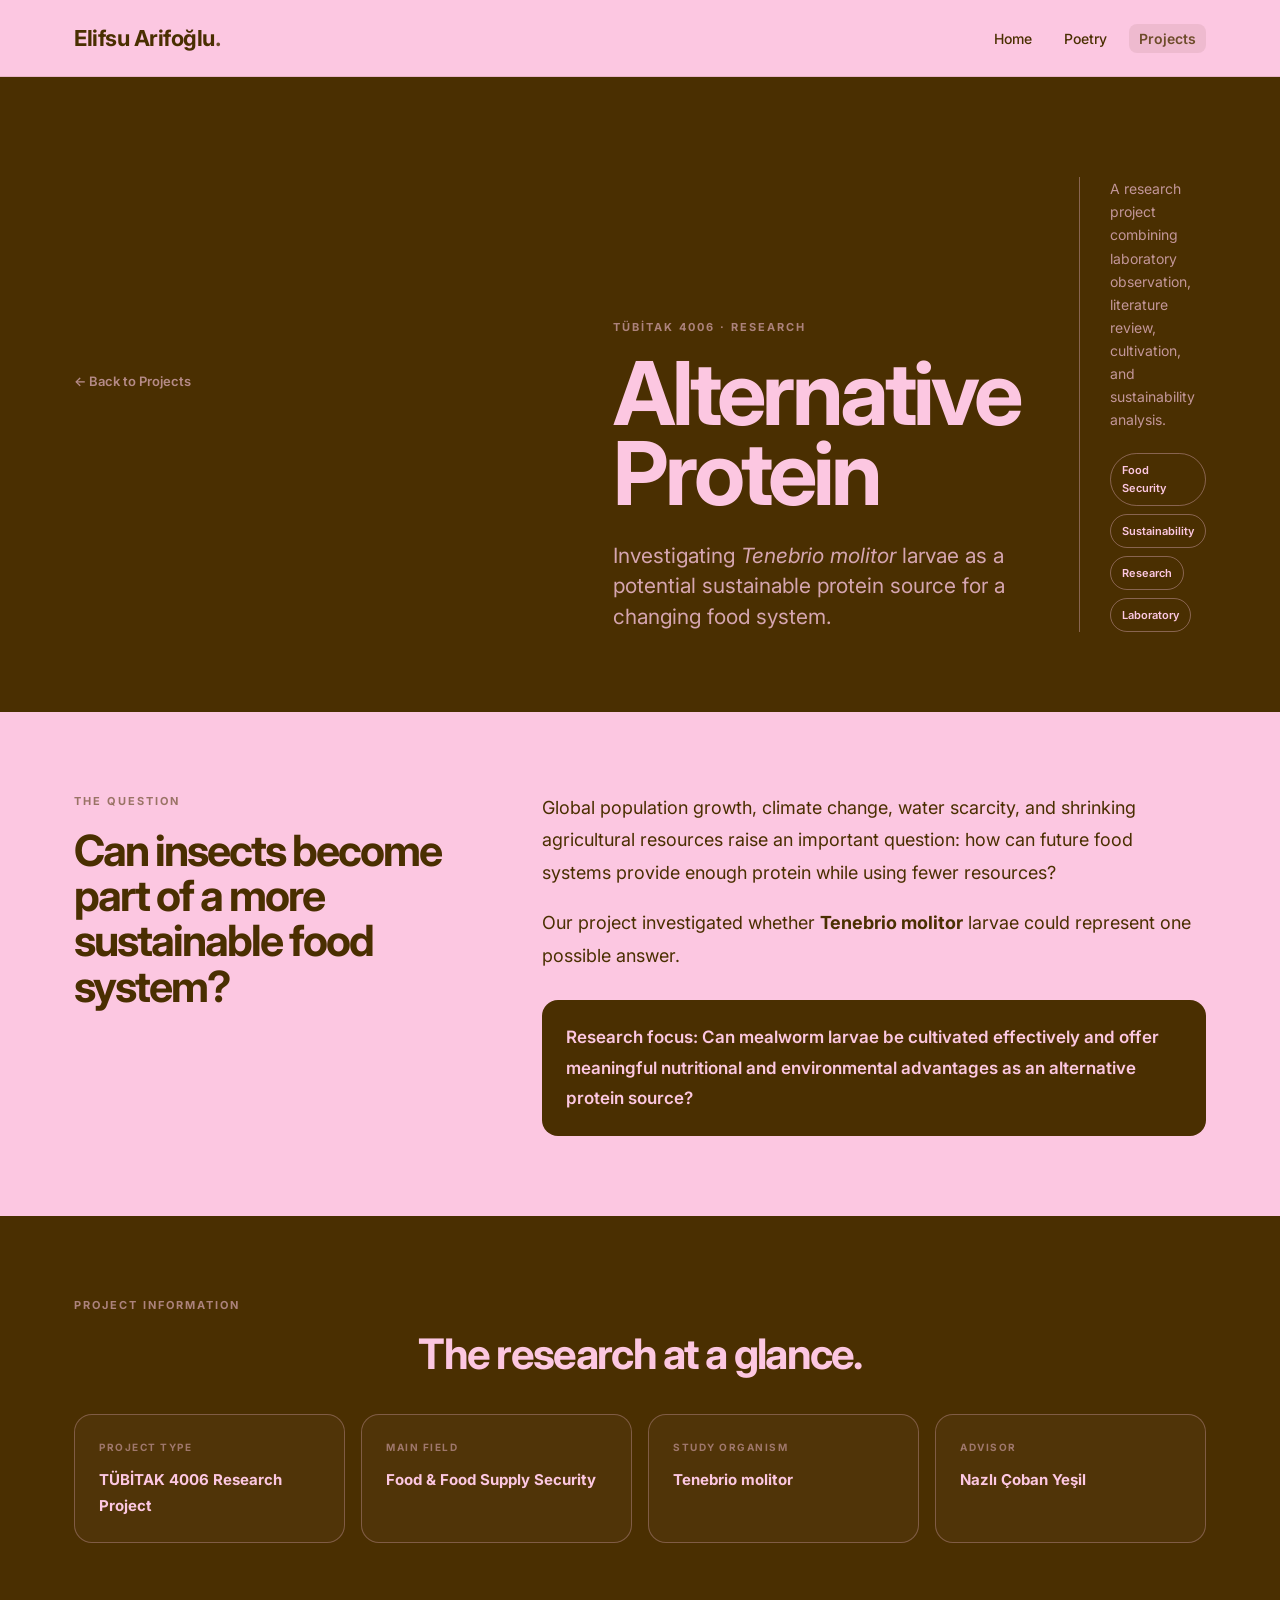
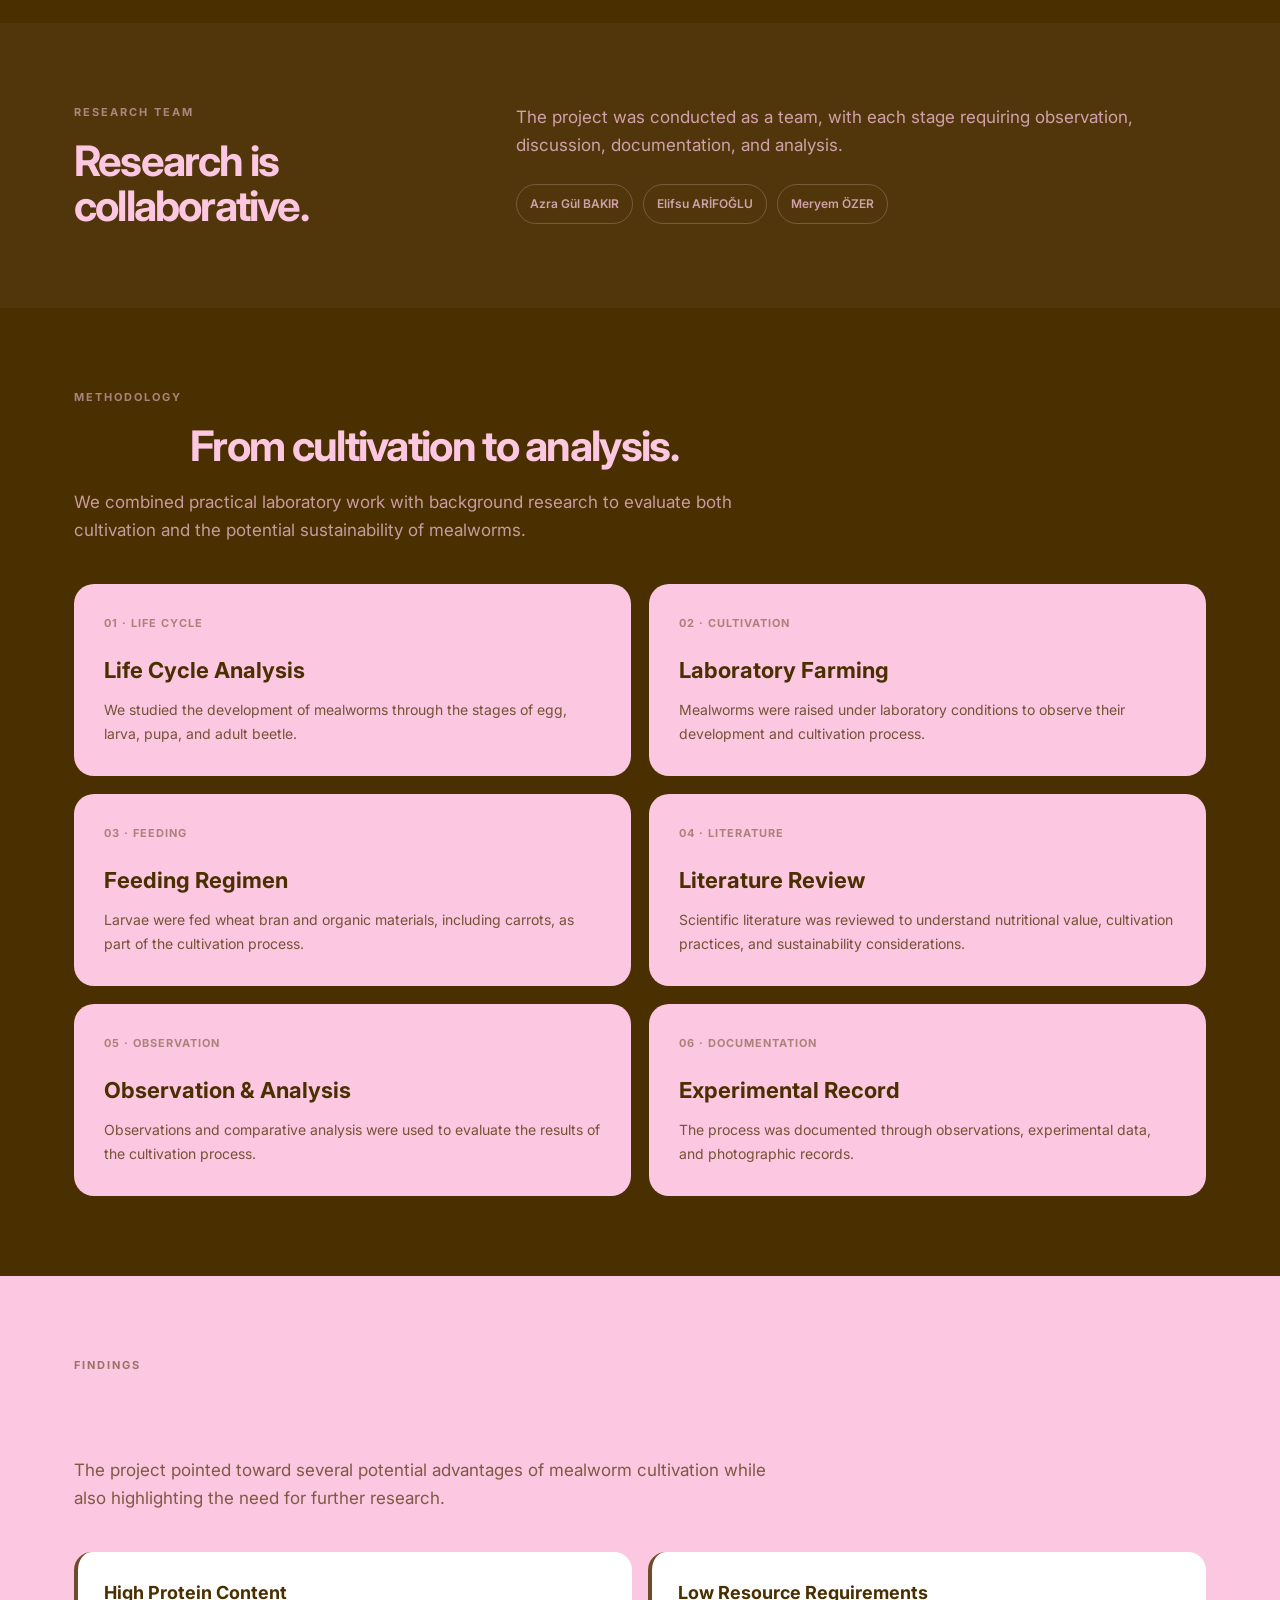
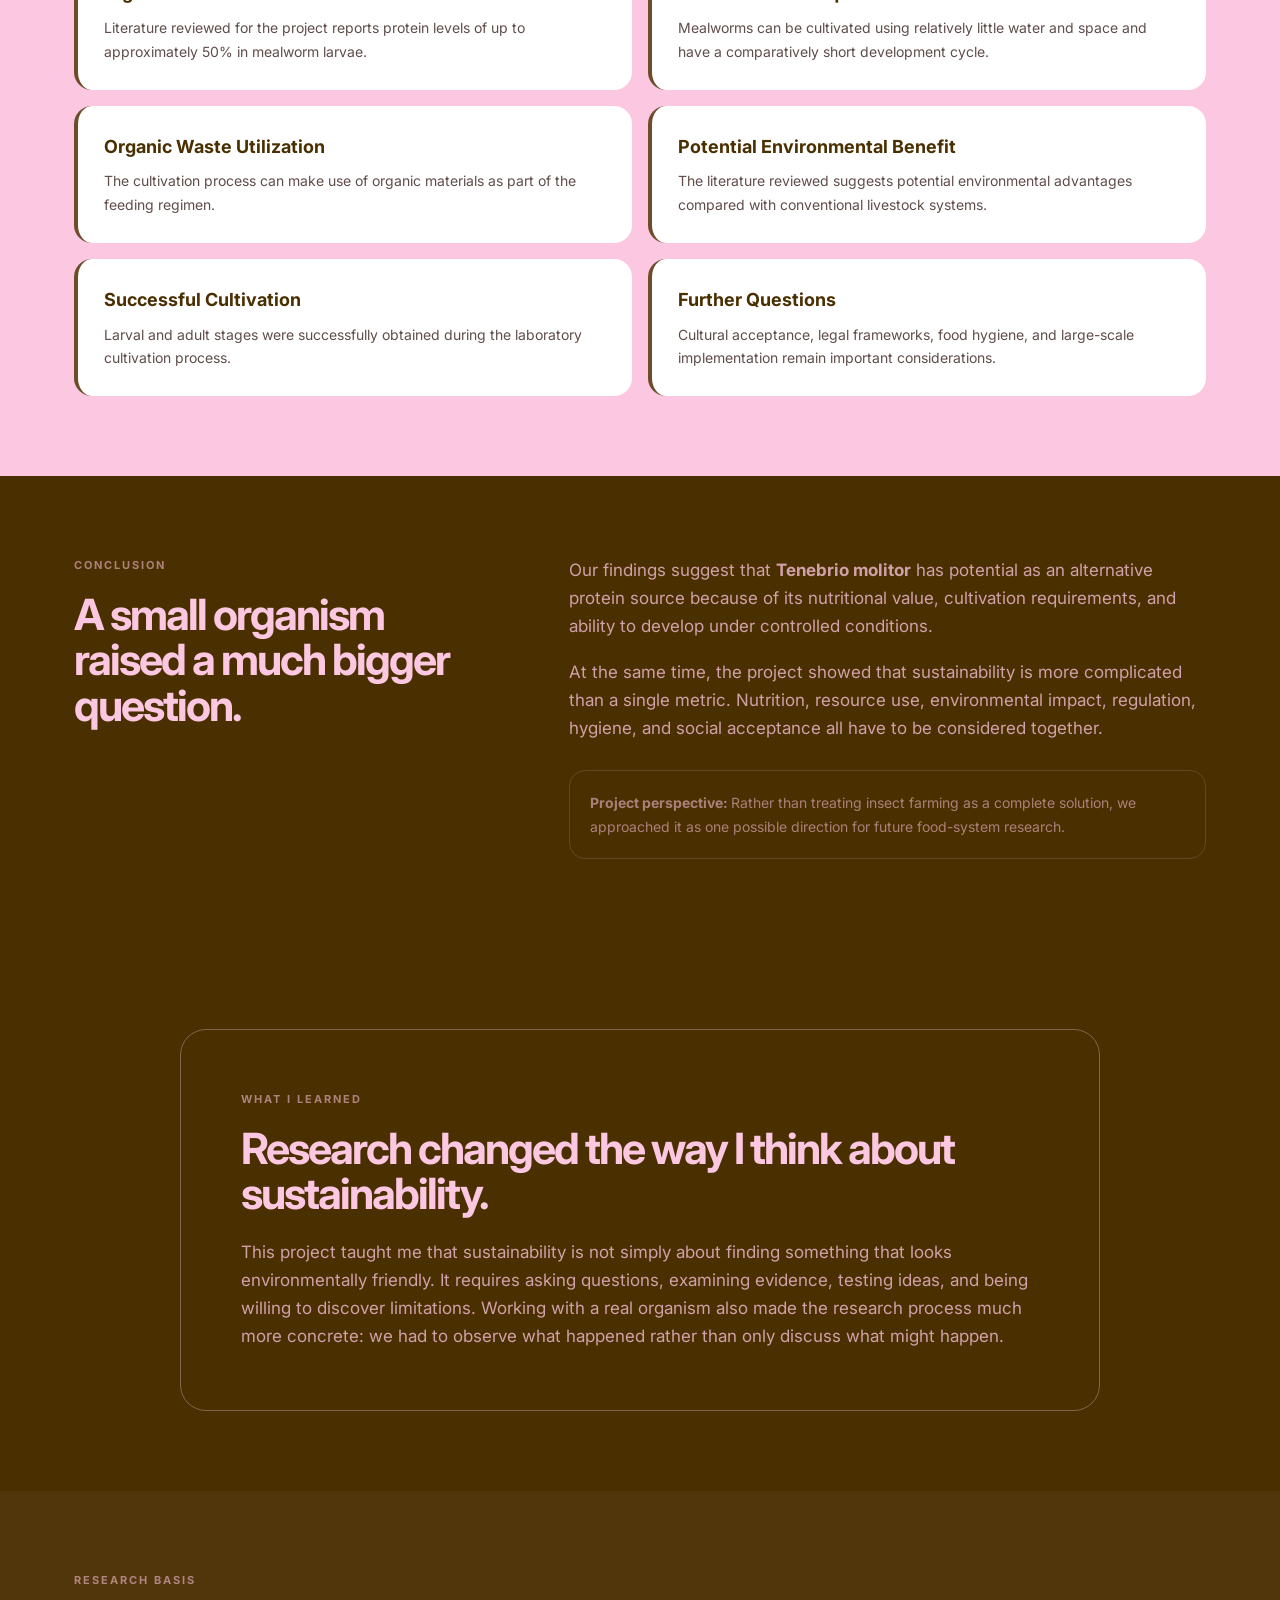
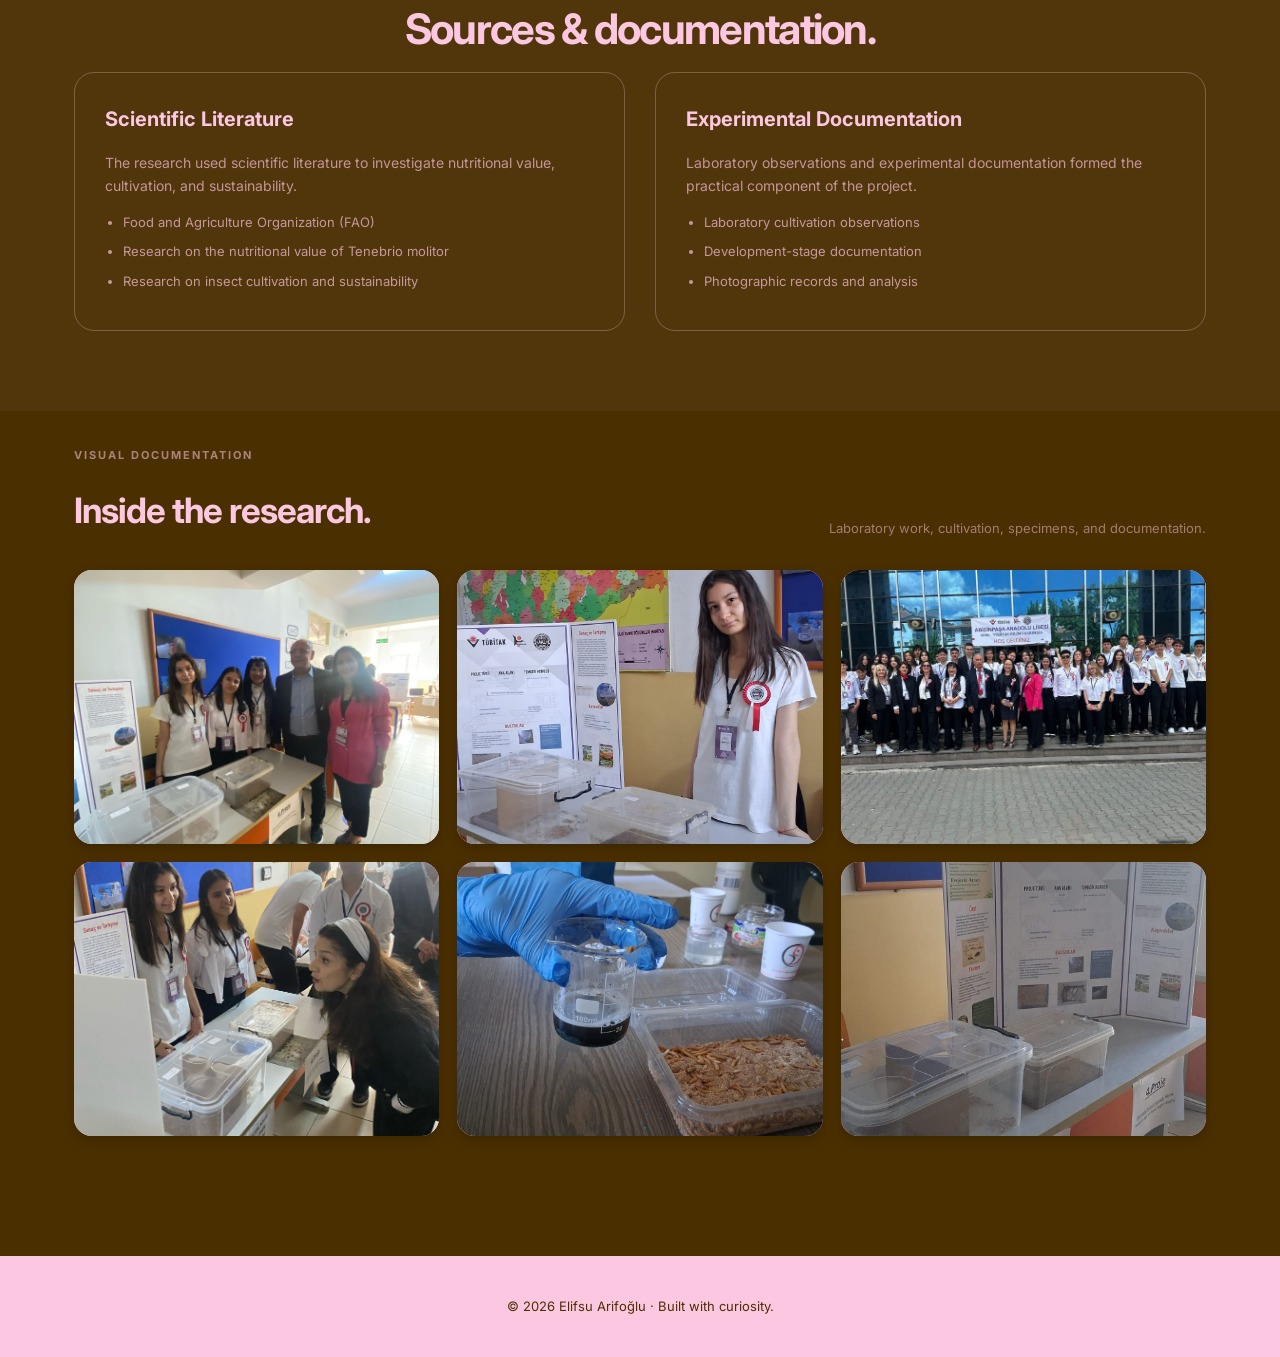
<file: tubitak.html>
<!DOCTYPE html>
<html lang="en">
<head>
    <meta charset="UTF-8" />
    <meta name="viewport" content="width=device-width, initial-scale=1.0" />

    <title>TÜBİTAK 4006 | Elifsu Arifoğlu</title>

    <link rel="stylesheet" href="style.css" />

    <link
        href="https://fonts.googleapis.com/css2?family=Inter:wght@300;400;500;600;700&display=swap"
        rel="stylesheet"
    />

    <style>
        * {
            margin: 0;
            padding: 0;
            box-sizing: border-box;
        }

        html {
            scroll-behavior: smooth;
        }

        body {
            font-family: 'Inter', -apple-system, BlinkMacSystemFont, sans-serif;
            background: #4a2f01;
            color: #fcc7e1;
            line-height: 1.65;
        }

        a {
            color: inherit;
        }

        .container {
            max-width: 1180px;
            margin: 0 auto;
            padding: 0 24px;
        }

        /* =========================
           NAVIGATION
        ========================== */

        nav {
            padding: 20px 0;
            background: #fcc7e1;
            position: sticky;
            top: 0;
            z-index: 100;
            border-bottom: 1px solid rgba(74, 47, 1, 0.12);
        }

        nav .container {
            display: flex;
            align-items: center;
            justify-content: space-between;
            gap: 20px;
        }

        .logo {
            color: #4a2f01;
            text-decoration: none;
            font-size: 22px;
            font-weight: 700;
            letter-spacing: -0.5px;
        }

        .logo span {
            color: #6D4C2A;
        }

        .nav-links {
            list-style: none;
            display: flex;
            gap: 12px;
            flex-wrap: wrap;
            justify-content: flex-end;
        }

        .nav-links a {
            color: #4a2f01;
            text-decoration: none;
            font-size: 14px;
            font-weight: 500;
            padding: 6px 10px;
            border-radius: 8px;
            transition: all 0.25s ease;
        }

        .nav-links a:hover,
        .nav-links a.active {
            background: rgba(74, 47, 1, 0.08);
            color: #6D4C2A;
        }

        /* =========================
           HERO
        ========================== */

        .hero {
            padding: 100px 0 80px;
        }

        .back-link {
            display: inline-block;
            text-decoration: none;
            font-size: 13px;
            font-weight: 600;
            opacity: 0.6;
            margin-bottom: 45px;
            transition: opacity 0.25s ease;
        }

        .back-link:hover {
            opacity: 1;
        }

        .hero-grid {
            display: grid;
            grid-template-columns: 1.2fr 0.8fr;
            gap: 60px;
            align-items: end;
        }

        .eyebrow {
            font-size: 11px;
            font-weight: 700;
            text-transform: uppercase;
            letter-spacing: 2px;
            opacity: 0.55;
            margin-bottom: 18px;
        }

        .hero h1 {
            font-size: clamp(50px, 7vw, 88px);
            line-height: 0.9;
            letter-spacing: -4px;
            margin-bottom: 28px;
        }

        .hero-title {
            max-width: 780px;
            font-size: 21px;
            line-height: 1.45;
            opacity: 0.78;
        }

        .hero-side {
            border-left: 1px solid rgba(252, 199, 225, 0.35);
            padding-left: 30px;
        }

        .hero-side p {
            font-size: 14px;
            opacity: 0.68;
            margin-bottom: 22px;
        }

        .hero-tags {
            display: flex;
            flex-wrap: wrap;
            gap: 8px;
        }

        .hero-tag {
            padding: 7px 11px;
            border: 1px solid rgba(252, 199, 225, 0.35);
            border-radius: 999px;
            font-size: 11px;
            font-weight: 600;
        }

        /* =========================
           SECTION
        ========================== */

        section {
            padding: 80px 0;
        }

        .section-label {
            font-size: 11px;
            font-weight: 700;
            text-transform: uppercase;
            letter-spacing: 2px;
            opacity: 0.55;
            margin-bottom: 18px;
        }

        .section-title {
            font-size: 42px;
            line-height: 1.05;
            letter-spacing: -1.7px;
            margin-bottom: 20px;
        }

        .section-description {
            max-width: 740px;
            font-size: 17px;
            opacity: 0.71;
        }

        /* =========================
           RESEARCH QUESTION
        ========================== */

        .question-section {
            background: #fcc7e1;
            color: #4a2f01;
        }

        .question-grid {
            display: grid;
            grid-template-columns: 0.75fr 1.25fr;
            gap: 70px;
        }

        .question-grid .section-label {
            color: #4a2f01;
        }

        .question-grid h2 {
            font-size: 43px;
            line-height: 1.05;
            letter-spacing: -2px;
        }

        .question-text {
            font-size: 18px;
            line-height: 1.8;
        }

        .question-text p + p {
            margin-top: 18px;
        }

        .research-question {
            margin-top: 28px;
            padding: 22px 24px;
            background: #4a2f01;
            color: #fcc7e1;
            border-radius: 16px;
            font-size: 17px;
            font-weight: 600;
        }

        /* =========================
           PROJECT INFO
        ========================== */

        .info-grid {
            display: grid;
            grid-template-columns: repeat(4, 1fr);
            gap: 16px;
            margin-top: 38px;
        }

        .info-card {
            padding: 24px;
            border: 1px solid rgba(252, 199, 225, 0.28);
            border-radius: 18px;
            background: rgba(252, 199, 225, 0.035);
        }

        .info-card span {
            display: block;
            font-size: 10px;
            text-transform: uppercase;
            letter-spacing: 1.5px;
            font-weight: 700;
            opacity: 0.46;
            margin-bottom: 10px;
        }

        .info-card strong {
            font-size: 15px;
            line-height: 1.4;
        }

        /* =========================
           TEAM
        ========================== */

        .team-section {
            background: rgba(252, 199, 225, 0.045);
        }

        .team-grid {
            display: grid;
            grid-template-columns: 0.7fr 1.3fr;
            gap: 70px;
        }

        .team-grid h2 {
            font-size: 42px;
            line-height: 1.05;
            letter-spacing: -1.8px;
        }

        .team-text {
            font-size: 17px;
            opacity: 0.74;
        }

        .team-members {
            display: flex;
            flex-wrap: wrap;
            gap: 10px;
            margin-top: 25px;
        }

        .team-member {
            display: inline-block;
            padding: 9px 13px;
            border: 1px solid rgba(252, 199, 225, 0.32);
            border-radius: 999px;
            font-size: 12px;
            font-weight: 600;
        }

        /* =========================
           METHODOLOGY
        ========================== */

        .method-header {
            max-width: 720px;
            margin-bottom: 40px;
        }

        .method-grid {
            display: grid;
            grid-template-columns: repeat(2, 1fr);
            gap: 18px;
        }

        .method-card {
            background: #fcc7e1;
            color: #4a2f01;
            border-radius: 20px;
            padding: 30px;
        }

        .method-number {
            display: block;
            font-size: 11px;
            font-weight: 700;
            letter-spacing: 1px;
            opacity: 0.45;
            margin-bottom: 20px;
        }

        .method-card h3 {
            font-size: 22px;
            margin-bottom: 10px;
        }

        .method-card p {
            font-size: 14px;
            line-height: 1.7;
            opacity: 0.76;
        }

        /* =========================
           FINDINGS
        ========================== */

        .findings-section {
            background: #fcc7e1;
            color: #4a2f01;
        }

        .findings-header {
            max-width: 720px;
            margin-bottom: 40px;
        }

        .findings-header .section-label {
            color: #4a2f01;
        }

        .finding-grid {
            display: grid;
            grid-template-columns: repeat(2, 1fr);
            gap: 16px;
        }

        .finding-card {
            background: #ffffff;
            border-radius: 18px;
            padding: 26px;
            border-left: 4px solid #6D4C2A;
        }

        .finding-card h3 {
            font-size: 18px;
            margin-bottom: 8px;
        }

        .finding-card p {
            font-size: 14px;
            line-height: 1.7;
            color: #3E2723;
            opacity: 0.82;
        }

        /* =========================
           CONCLUSION
        ========================== */

        .conclusion-grid {
            display: grid;
            grid-template-columns: 0.8fr 1.2fr;
            gap: 70px;
        }

        .conclusion-grid h2 {
            font-size: 43px;
            line-height: 1.05;
            letter-spacing: -2px;
        }

        .conclusion-text {
            font-size: 17px;
            opacity: 0.75;
        }

        .conclusion-text p + p {
            margin-top: 18px;
        }

        .note {
            margin-top: 28px;
            padding: 20px;
            border: 1px solid rgba(252, 199, 225, 0.3);
            border-radius: 16px;
            font-size: 14px;
            opacity: 0.72;
        }

        /* =========================
           LEARNING
        ========================== */

        .learning {
            margin-top: 10px;
        }

        .learning-box {
            max-width: 920px;
            margin: 0 auto;
            padding: 60px;
            border: 1px solid rgba(252, 199, 225, 0.34);
            border-radius: 26px;
        }

        .learning-box h2 {
            font-size: 43px;
            line-height: 1.05;
            letter-spacing: -2px;
            margin-bottom: 22px;
        }

        .learning-box p {
            max-width: 800px;
            font-size: 17px;
            opacity: 0.75;
        }

        /* =========================
           SOURCES
        ========================== */

        .sources {
            background: rgba(252, 199, 225, 0.045);
        }

        .sources-grid {
            display: grid;
            grid-template-columns: 1fr 1fr;
            gap: 30px;
        }

        .source-box {
            padding: 30px;
            border: 1px solid rgba(252, 199, 225, 0.28);
            border-radius: 20px;
        }

        .source-box h3 {
            font-size: 20px;
            margin-bottom: 15px;
        }

        .source-box p {
            font-size: 14px;
            opacity: 0.66;
        }

        .source-box ul {
            margin-top: 15px;
            padding-left: 18px;
        }

        .source-box li {
            font-size: 13px;
            opacity: 0.68;
            margin-bottom: 8px;
        }

        /* =========================
           GALLERY - DÜZELTİLDİ
        ========================== */

        .gallery {
            padding-top: 35px;
        }

        .gallery-header {
            display: flex;
            justify-content: space-between;
            align-items: flex-end;
            gap: 20px;
            margin-bottom: 30px;
        }

        .gallery-header h2 {
            font-size: 35px;
            letter-spacing: -1px;
        }

        .gallery-header p {
            font-size: 13px;
            opacity: 0.5;
            text-align: right;
        }

        .gallery-grid {
            display: grid;
            grid-template-columns: repeat(3, 1fr);
            gap: 18px;
        }

        .gallery-item {
            aspect-ratio: 4 / 3;
            background: #fcc7e1;
            border-radius: 18px;
            overflow: hidden;
            box-shadow: 0 4px 12px rgba(0, 0, 0, 0.2);
            transition: transform 0.3s, box-shadow 0.3s;
        }

        .gallery-item:hover {
            transform: scale(1.03);
            box-shadow: 0 8px 24px rgba(0, 0, 0, 0.4);
            z-index: 2;
        }

        .gallery-item .placeholder {
            width: 100%;
            height: 100%;
            overflow: hidden;
            display: flex;
            align-items: center;
            justify-content: center;
        }

        .gallery-item .placeholder img {
            width: 100% !important;
            height: 100% !important;
            object-fit: cover !important;
            display: block !important;
            transition: transform 0.5s ease;
        }

        .gallery-item:hover .placeholder img {
            transform: scale(1.1);
        }

        /* =========================
           FOOTER
        ========================== */

        footer {
            padding: 40px 0;
            background: #fcc7e1;
            color: #4a2f01;
            text-align: center;
        }

        footer p {
            font-size: 13px;
        }

        footer a {
            color: #4a2f01;
            text-decoration: none;
            font-weight: 600;
        }

        /* =========================
           RESPONSIVE
        ========================== */

        @media (max-width: 850px) {

            nav .container {
                flex-direction: column;
            }

            .hero-grid,
            .question-grid,
            .team-grid,
            .conclusion-grid {
                grid-template-columns: 1fr;
            }

            .hero-side {
                border-left: none;
                border-top: 1px solid rgba(252, 199, 225, 0.35);
                padding-left: 0;
                padding-top: 25px;
            }

            .info-grid {
                grid-template-columns: 1fr 1fr;
            }

            .method-grid,
            .finding-grid,
            .sources-grid {
                grid-template-columns: 1fr;
            }

            .gallery-grid {
                grid-template-columns: 1fr 1fr;
            }

            .gallery-header {
                flex-direction: column;
                align-items: flex-start;
            }

            .gallery-header p {
                text-align: left;
            }
        }

        @media (max-width: 600px) {

            .container {
                padding: 0 18px;
            }

            section {
                padding: 55px 0;
            }

            .hero {
                padding: 70px 0 55px;
            }

            .hero h1 {
                letter-spacing: -3px;
            }

            .hero-title {
                font-size: 17px;
            }

            .info-grid,
            .gallery-grid {
                grid-template-columns: 1fr;
            }

            .question-grid h2,
            .team-grid h2,
            .conclusion-grid h2,
            .learning-box h2 {
                font-size: 31px;
            }

            .learning-box {
                padding: 32px 24px;
            }
        }
    </style>
</head>


<body>

    <!-- =========================
         NAVIGATION
    ========================== -->

    <nav>
        <div class="container">

            <a href="index.html" class="logo">
                Elifsu Arifoğlu<span>.</span>
            </a>

            <ul class="nav-links">

                <li>
                    <a href="index.html">Home</a>
                </li>

                <li>
                    <a href="poetry.html">Poetry</a>
                </li>

                <li>
                    <a href="projects.html" class="active">Projects</a>
                </li>

            </ul>

        </div>
    </nav>


    <!-- =========================
         HERO
    ========================== -->

    <header class="hero">

        <div class="container">

            <a href="projects.html" class="back-link">
                ← Back to Projects
            </a>

            <div class="hero-grid">

                <div>

                    <div class="eyebrow">
                        TÜBİTAK 4006 · Research
                    </div>

                    <h1>
                        Alternative Protein
                    </h1>

                    <p class="hero-title">
                        Investigating <em>Tenebrio molitor</em> larvae
                        as a potential sustainable protein source for
                        a changing food system.
                    </p>

                </div>


                <div class="hero-side">

                    <p>
                        A research project combining laboratory
                        observation, literature review, cultivation,
                        and sustainability analysis.
                    </p>

                    <div class="hero-tags">

                        <span class="hero-tag">
                            Food Security
                        </span>

                        <span class="hero-tag">
                            Sustainability
                        </span>

                        <span class="hero-tag">
                            Research
                        </span>

                        <span class="hero-tag">
                            Laboratory
                        </span>

                    </div>

                </div>

            </div>

        </div>

    </header>


    <!-- =========================
         RESEARCH QUESTION
    ========================== -->

    <section class="question-section">

        <div class="container">

            <div class="question-grid">

                <div>

                    <div class="section-label">
                        The Question
                    </div>

                    <h2>
                        Can insects become
                        part of a more
                        sustainable food system?
                    </h2>

                </div>


                <div class="question-text">

                    <p>
                        Global population growth, climate change,
                        water scarcity, and shrinking agricultural
                        resources raise an important question:
                        how can future food systems provide enough
                        protein while using fewer resources?
                    </p>

                    <p>
                        Our project investigated whether
                        <strong>Tenebrio molitor</strong> larvae
                        could represent one possible answer.
                    </p>

                    <div class="research-question">
                        Research focus:
                        Can mealworm larvae be cultivated
                        effectively and offer meaningful
                        nutritional and environmental advantages
                        as an alternative protein source?
                    </div>

                </div>

            </div>

        </div>

    </section>


    <!-- =========================
         PROJECT INFORMATION
    ========================== -->

    <section>

        <div class="container">

            <div class="section-label">
                Project Information
            </div>

            <h2 class="section-title">
                The research at a glance.
            </h2>

            <div class="info-grid">

                <div class="info-card">

                    <span>
                        Project Type
                    </span>

                    <strong>
                        TÜBİTAK 4006 Research Project
                    </strong>

                </div>


                <div class="info-card">

                    <span>
                        Main Field
                    </span>

                    <strong>
                        Food &amp; Food Supply Security
                    </strong>

                </div>


                <div class="info-card">

                    <span>
                        Study Organism
                    </span>

                    <strong>
                        Tenebrio molitor
                    </strong>

                </div>


                <div class="info-card">

                    <span>
                        Advisor
                    </span>

                    <strong>
                        Nazlı Çoban Yeşil
                    </strong>

                </div>

            </div>

        </div>

    </section>


    <!-- =========================
         TEAM
    ========================== -->

    <section class="team-section">

        <div class="container">

            <div class="team-grid">

                <div>

                    <div class="section-label">
                        Research Team
                    </div>

                    <h2>
                        Research is
                        collaborative.
                    </h2>

                </div>


                <div class="team-text">

                    <p>
                        The project was conducted as a team, with each
                        stage requiring observation, discussion,
                        documentation, and analysis.
                    </p>

                    <div class="team-members">

                        <span class="team-member">
                            Azra Gül BAKIR
                        </span>

                        <span class="team-member">
                            Elifsu ARİFOĞLU
                        </span>

                        <span class="team-member">
                            Meryem ÖZER
                        </span>

                    </div>

                </div>

            </div>

        </div>

    </section>


    <!-- =========================
         METHODOLOGY
    ========================== -->

    <section>

        <div class="container">

            <div class="method-header">

                <div class="section-label">
                    Methodology
                </div>

                <h2 class="section-title">
                    From cultivation to analysis.
                </h2>

                <p class="section-description">
                    We combined practical laboratory work with
                    background research to evaluate both cultivation
                    and the potential sustainability of mealworms.
                </p>

            </div>


            <div class="method-grid">


                <div class="method-card">

                    <span class="method-number">
                        01 · LIFE CYCLE
                    </span>

                    <h3>
                        Life Cycle Analysis
                    </h3>

                    <p>
                        We studied the development of mealworms through
                        the stages of egg, larva, pupa, and adult beetle.
                    </p>

                </div>


                <div class="method-card">

                    <span class="method-number">
                        02 · CULTIVATION
                    </span>

                    <h3>
                        Laboratory Farming
                    </h3>

                    <p>
                        Mealworms were raised under laboratory conditions
                        to observe their development and cultivation process.
                    </p>

                </div>


                <div class="method-card">

                    <span class="method-number">
                        03 · FEEDING
                    </span>

                    <h3>
                        Feeding Regimen
                    </h3>

                    <p>
                        Larvae were fed wheat bran and organic materials,
                        including carrots, as part of the cultivation process.
                    </p>

                </div>


                <div class="method-card">

                    <span class="method-number">
                        04 · LITERATURE
                    </span>

                    <h3>
                        Literature Review
                    </h3>

                    <p>
                        Scientific literature was reviewed to understand
                        nutritional value, cultivation practices, and
                        sustainability considerations.
                    </p>

                </div>


                <div class="method-card">

                    <span class="method-number">
                        05 · OBSERVATION
                    </span>

                    <h3>
                        Observation &amp; Analysis
                    </h3>

                    <p>
                        Observations and comparative analysis were used
                        to evaluate the results of the cultivation process.
                    </p>

                </div>


                <div class="method-card">

                    <span class="method-number">
                        06 · DOCUMENTATION
                    </span>

                    <h3>
                        Experimental Record
                    </h3>

                    <p>
                        The process was documented through observations,
                        experimental data, and photographic records.
                    </p>

                </div>


            </div>

        </div>

    </section>


    <!-- =========================
         FINDINGS
    ========================== -->

    <section class="findings-section">

        <div class="container">

            <div class="findings-header">

                <div class="section-label">
                    Findings
                </div>

                <h2 class="section-title">
                    What the research suggested.
                </h2>

                <p class="section-description">
                    The project pointed toward several potential
                    advantages of mealworm cultivation while also
                    highlighting the need for further research.
                </p>

            </div>


            <div class="finding-grid">


                <div class="finding-card">

                    <h3>
                        High Protein Content
                    </h3>

                    <p>
                        Literature reviewed for the project reports
                        protein levels of up to approximately 50%
                        in mealworm larvae.
                    </p>

                </div>


                <div class="finding-card">

                    <h3>
                        Low Resource Requirements
                    </h3>

                    <p>
                        Mealworms can be cultivated using relatively
                        little water and space and have a comparatively
                        short development cycle.
                    </p>

                </div>


                <div class="finding-card">

                    <h3>
                        Organic Waste Utilization
                    </h3>

                    <p>
                        The cultivation process can make use of organic
                        materials as part of the feeding regimen.
                    </p>

                </div>


                <div class="finding-card">

                    <h3>
                        Potential Environmental Benefit
                    </h3>

                    <p>
                        The literature reviewed suggests potential
                        environmental advantages compared with
                        conventional livestock systems.
                    </p>

                </div>


                <div class="finding-card">

                    <h3>
                        Successful Cultivation
                    </h3>

                    <p>
                        Larval and adult stages were successfully
                        obtained during the laboratory cultivation process.
                    </p>

                </div>


                <div class="finding-card">

                    <h3>
                        Further Questions
                    </h3>

                    <p>
                        Cultural acceptance, legal frameworks,
                        food hygiene, and large-scale implementation
                        remain important considerations.
                    </p>

                </div>


            </div>

        </div>

    </section>


    <!-- =========================
         CONCLUSION
    ========================== -->

    <section>

        <div class="container">

            <div class="conclusion-grid">

                <div>

                    <div class="section-label">
                        Conclusion
                    </div>

                    <h2>
                        A small organism
                        raised a much bigger question.
                    </h2>

                </div>


                <div class="conclusion-text">

                    <p>
                        Our findings suggest that
                        <strong>Tenebrio molitor</strong> has potential
                        as an alternative protein source because of its
                        nutritional value, cultivation requirements,
                        and ability to develop under controlled conditions.
                    </p>

                    <p>
                        At the same time, the project showed that
                        sustainability is more complicated than a single
                        metric. Nutrition, resource use, environmental
                        impact, regulation, hygiene, and social acceptance
                        all have to be considered together.
                    </p>

                    <div class="note">
                        <strong>
                            Project perspective:
                        </strong>
                        Rather than treating insect farming as a complete
                        solution, we approached it as one possible direction
                        for future food-system research.
                    </div>

                </div>

            </div>

        </div>

    </section>


    <!-- =========================
         WHAT I LEARNED
    ========================== -->

    <section class="learning">

        <div class="container">

            <div class="learning-box">

                <div class="section-label">
                    What I Learned
                </div>

                <h2>
                    Research changed the way
                    I think about sustainability.
                </h2>

                <p>
                    This project taught me that sustainability is not
                    simply about finding something that looks
                    environmentally friendly. It requires asking
                    questions, examining evidence, testing ideas,
                    and being willing to discover limitations.
                    Working with a real organism also made the
                    research process much more concrete: we had to
                    observe what happened rather than only discuss
                    what might happen.
                </p>

            </div>

        </div>

    </section>


    <!-- =========================
         SOURCES
    ========================== -->

    <section class="sources">

        <div class="container">

            <div class="section-label">
                Research Basis
            </div>

            <h2 class="section-title">
                Sources &amp; documentation.
            </h2>

            <div class="sources-grid">

                <div class="source-box">

                    <h3>
                        Scientific Literature
                    </h3>

                    <p>
                        The research used scientific literature to
                        investigate nutritional value, cultivation,
                        and sustainability.
                    </p>

                    <ul>

                        <li>
                            Food and Agriculture Organization (FAO)
                        </li>

                        <li>
                            Research on the nutritional value of
                            Tenebrio molitor
                        </li>

                        <li>
                            Research on insect cultivation and
                            sustainability
                        </li>

                    </ul>

                </div>


                <div class="source-box">

                    <h3>
                        Experimental Documentation
                    </h3>

                    <p>
                        Laboratory observations and experimental
                        documentation formed the practical component
                        of the project.
                    </p>

                    <ul>

                        <li>
                            Laboratory cultivation observations
                        </li>

                        <li>
                            Development-stage documentation
                        </li>

                        <li>
                            Photographic records and analysis
                        </li>

                    </ul>

                </div>

            </div>

        </div>

    </section>


    <!-- =========================
         GALLERY
    ========================== -->

    <section class="gallery">

        <div class="container">

            <div class="gallery-header">

                <div>

                    <div class="section-label">
                        Visual Documentation
                    </div>

                    <h2>
                        Inside the research.
                    </h2>

                </div>

                <p>
                    Laboratory work, cultivation,
                    specimens, and documentation.
                </p>

            </div>


            <div class="gallery-grid">


                <div class="gallery-item">
                    <div class="placeholder">
                        <img src="images/mudur.jpeg" alt="Laboratory" />
                    </div>
                </div>


                <div class="gallery-item">
                    <div class="placeholder">
                        <img src="images/tubitakme.jpeg" alt="Research Team" />
                    </div>
                </div>


                <div class="gallery-item">
                    <div class="placeholder">
                        <img src="images/okul.jpeg" alt="School" />
                    </div>
                </div>


                <div class="gallery-item">
                    <div class="placeholder">
                        <img src="images/ogr.jpeg" alt="Students" />
                    </div>
                </div>


                <div class="gallery-item">
                    <div class="placeholder">
                        <img src="images/deney.jpeg" alt="Experiment" />
                    </div>
                </div>


                <div class="gallery-item">
                    <div class="placeholder">
                        <img src="images/proje.jpeg" alt="Project" />
                    </div>
                </div>


            </div>

        </div>

    </section>


    <!-- =========================
         FOOTER
    ========================== -->

    <footer>

        <div class="container">

            <p>
                © 2026 Elifsu Arifoğlu · Built with curiosity.
            </p>

        </div>

    </footer>

</body>
</html>
</file>
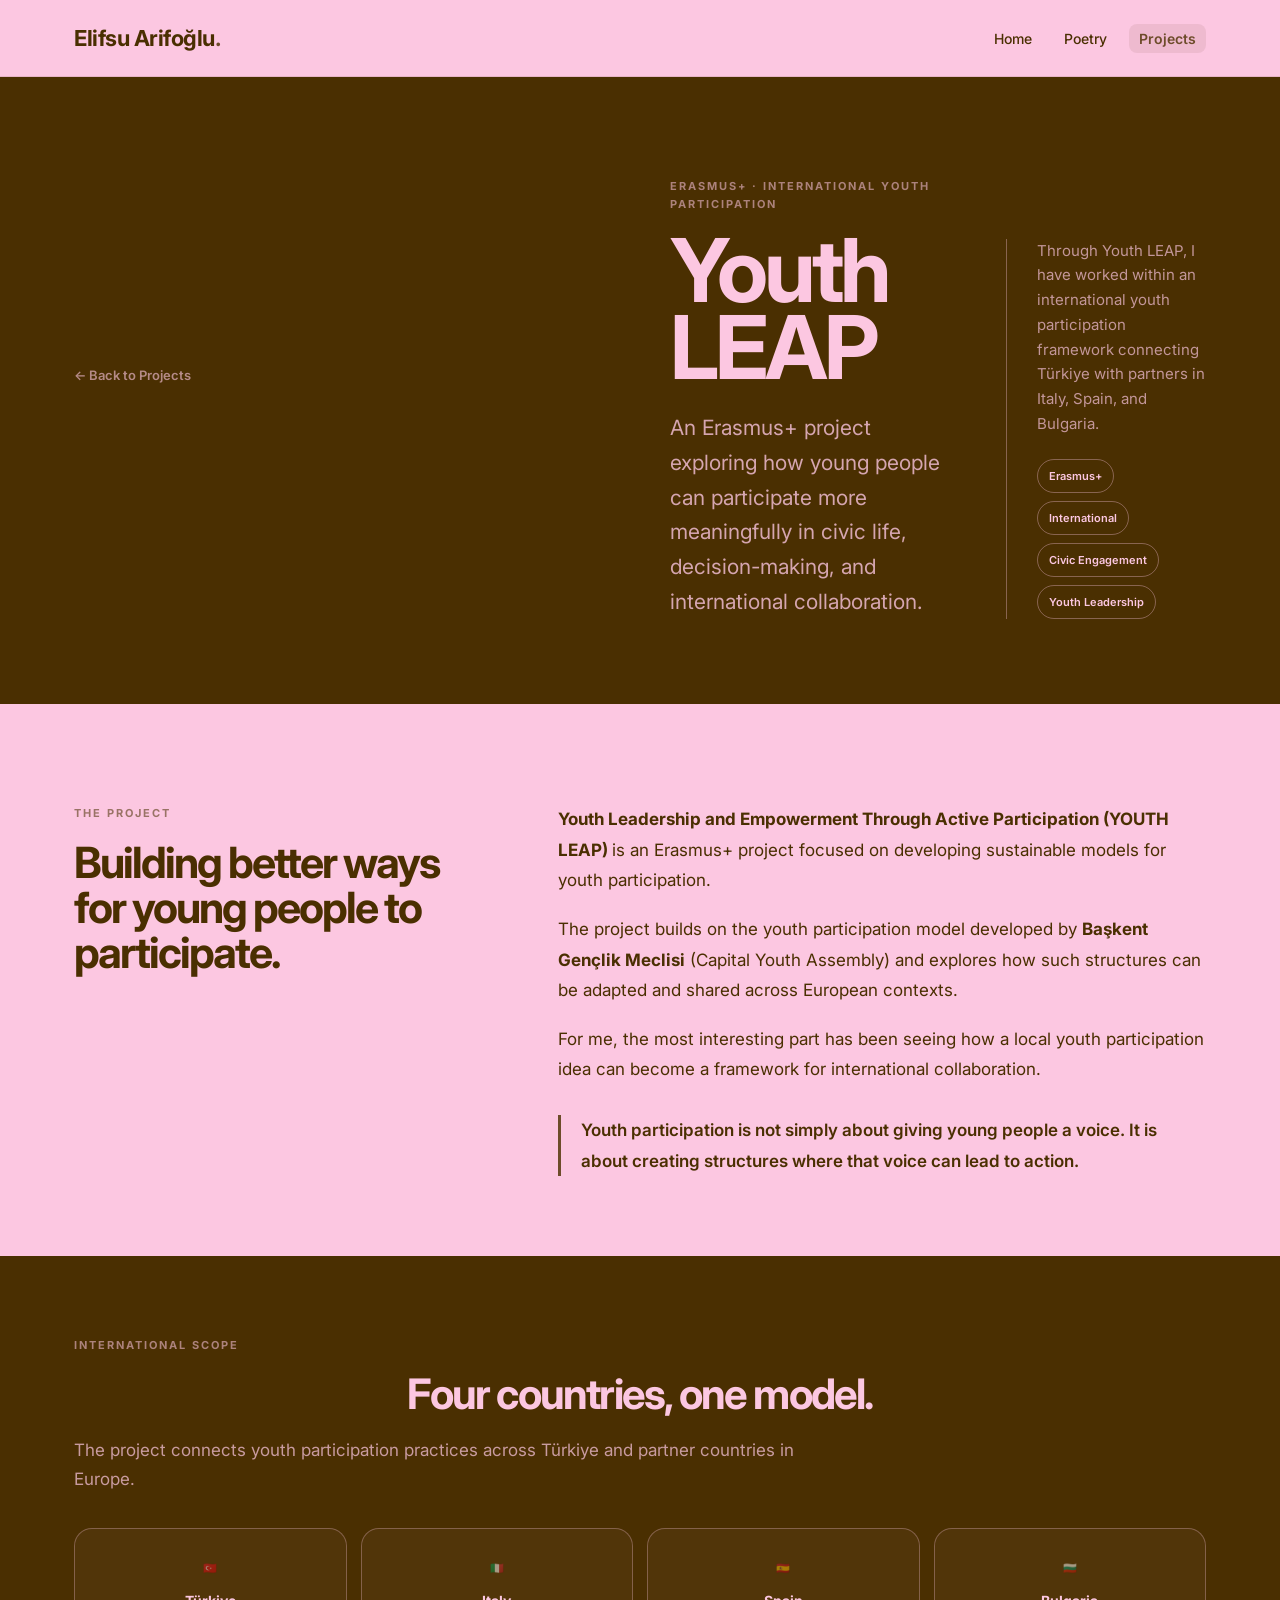
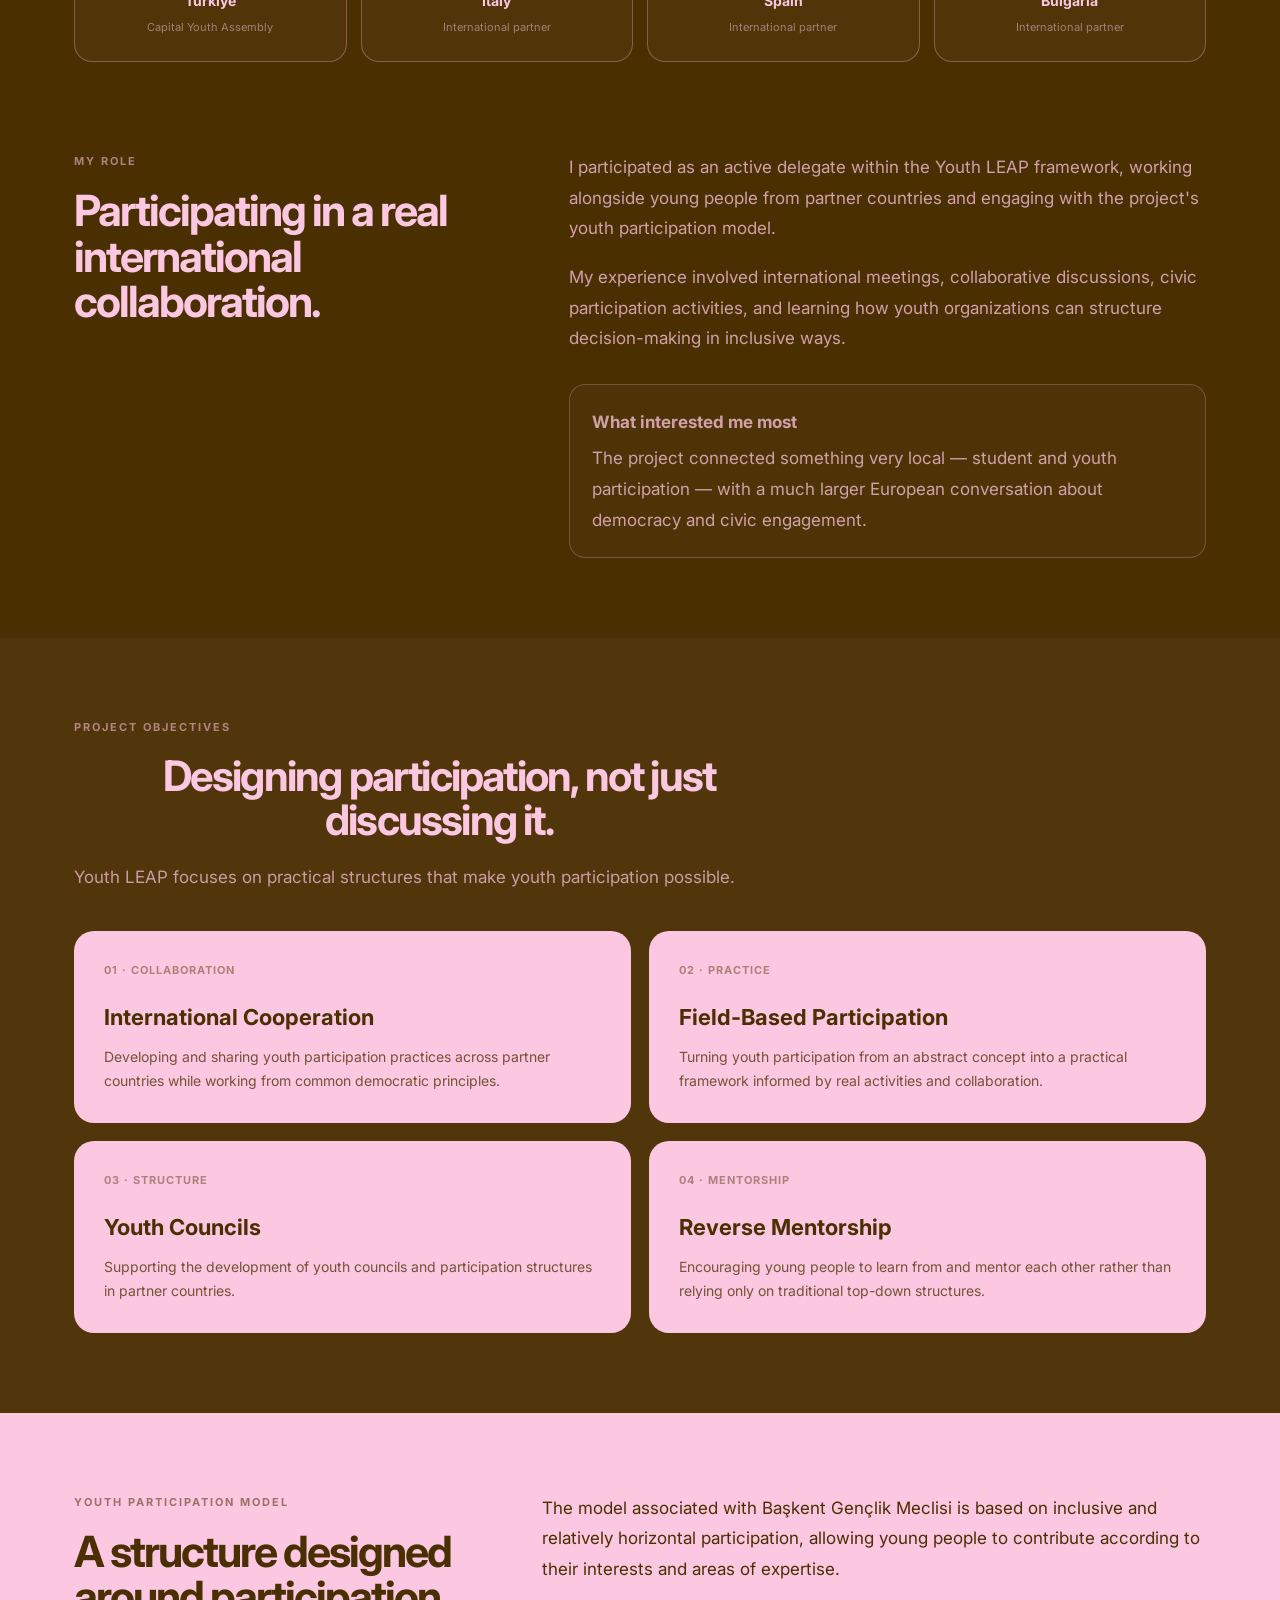
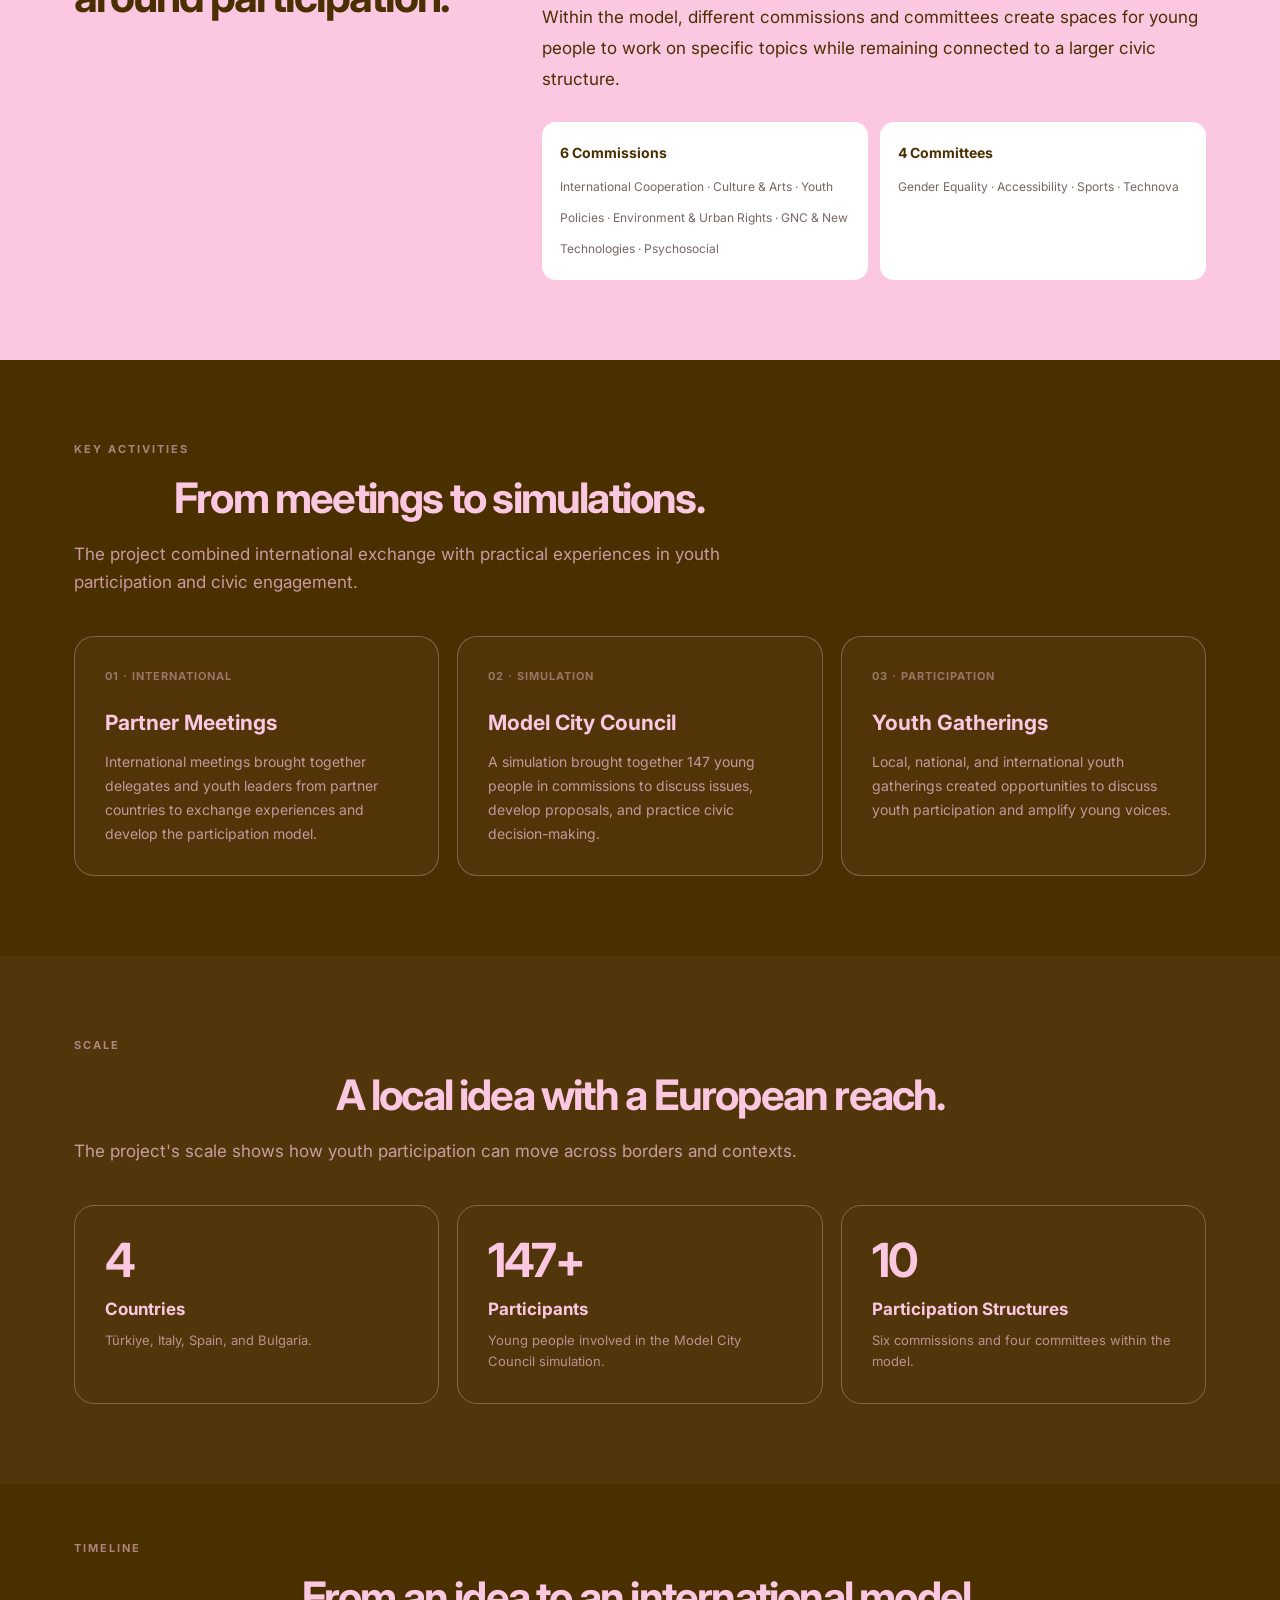
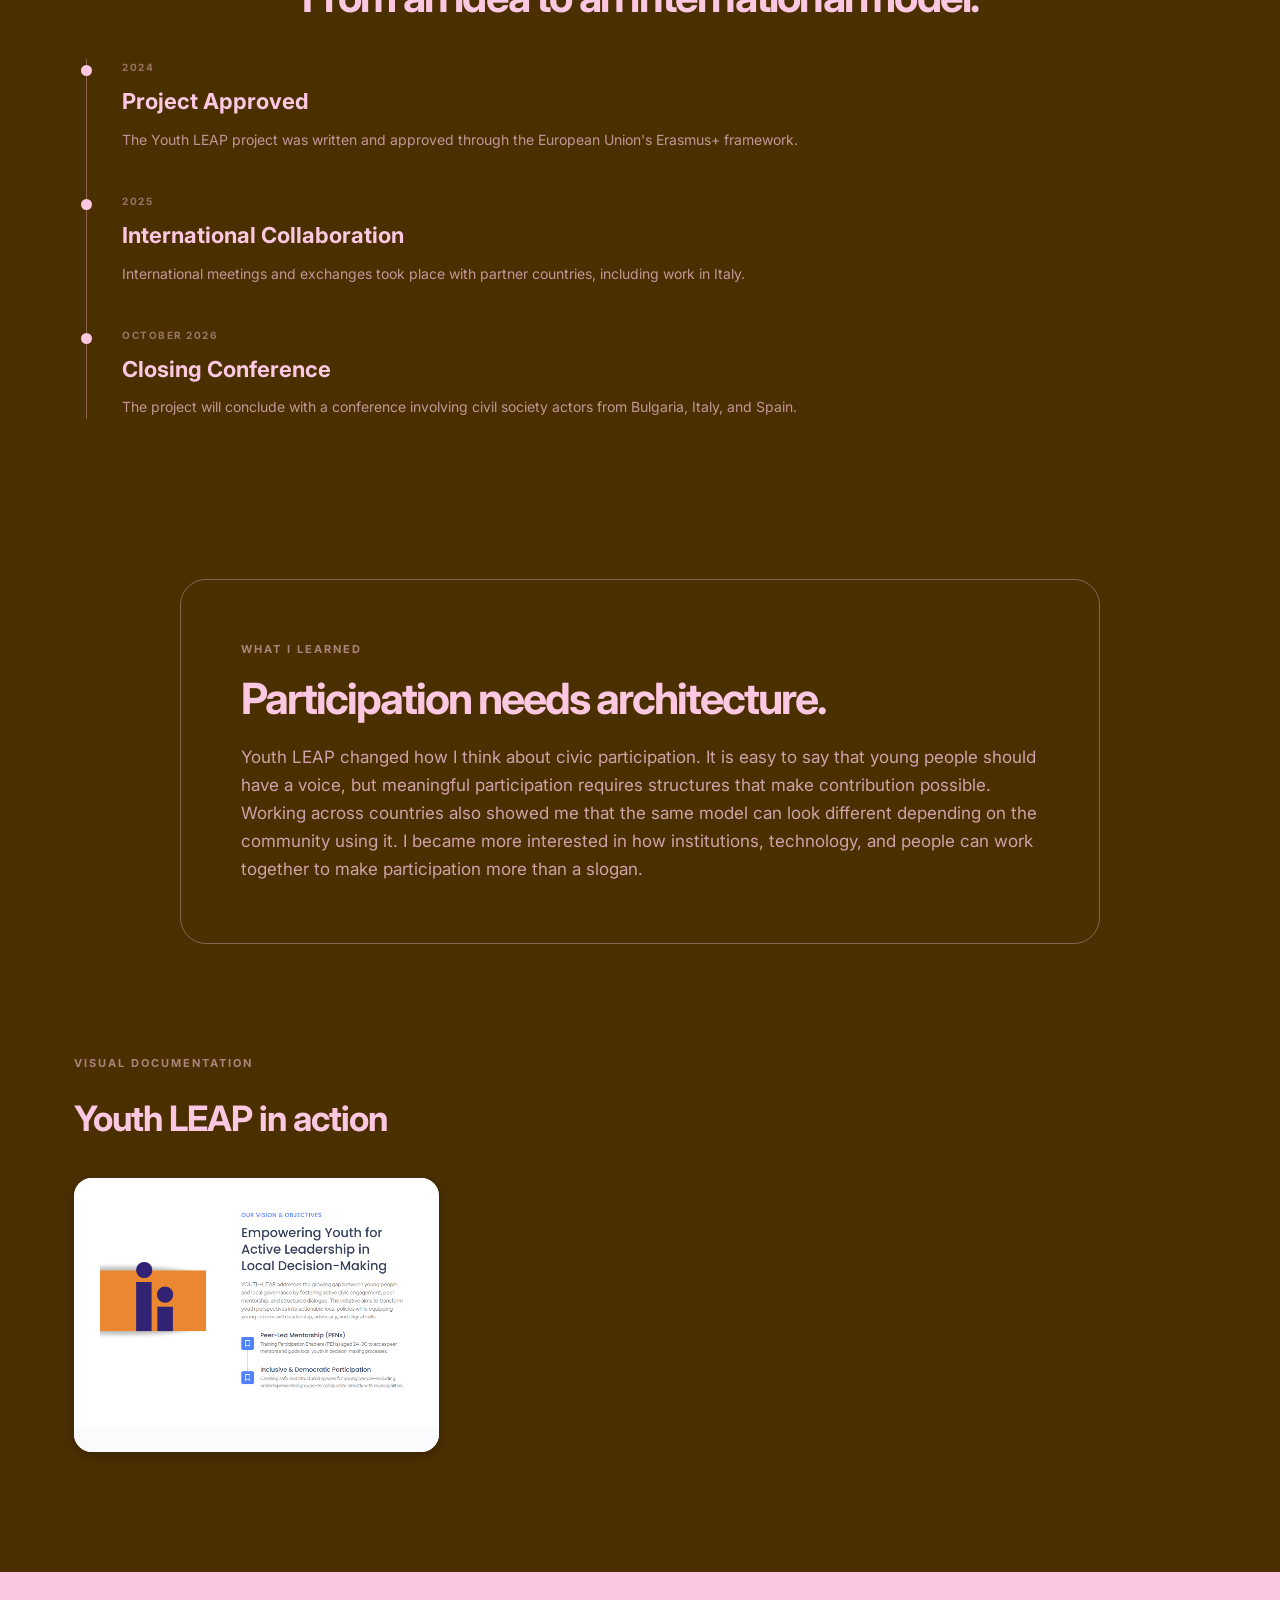
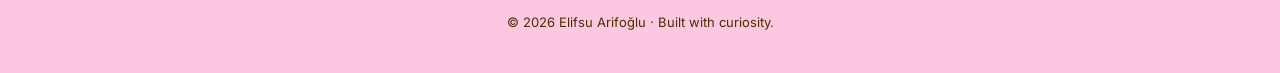
<file: youth-leap.html>
<!DOCTYPE html>
<html lang="en">
<head>
    <meta charset="UTF-8" />
    <meta name="viewport" content="width=device-width, initial-scale=1.0" />

    <title>Youth LEAP | Elifsu Arifoğlu</title>

    <link rel="stylesheet" href="style.css" />

    <link
        href="https://fonts.googleapis.com/css2?family=Inter:wght@300;400;500;600;700&display=swap"
        rel="stylesheet"
    />

    <style>

        /* =========================
           GLOBAL
        ========================== */

        * {
            margin: 0;
            padding: 0;
            box-sizing: border-box;
        }

        html {
            scroll-behavior: smooth;
        }

        body {
            font-family: 'Inter', -apple-system, BlinkMacSystemFont, sans-serif;
            background: #4a2f01;
            color: #fcc7e1;
            line-height: 1.65;
        }

        a {
            color: inherit;
        }

        .container {
            max-width: 1180px;
            margin: 0 auto;
            padding: 0 24px;
        }


        /* =========================
           NAVIGATION
        ========================== */

        nav {
            padding: 20px 0;
            background: #fcc7e1;
            position: sticky;
            top: 0;
            z-index: 100;
            border-bottom: 1px solid rgba(74, 47, 1, 0.12);
        }

        nav .container {
            display: flex;
            justify-content: space-between;
            align-items: center;
            gap: 20px;
        }

        .logo {
            color: #4a2f01;
            text-decoration: none;
            font-size: 22px;
            font-weight: 700;
            letter-spacing: -0.5px;
        }

        .logo span {
            color: #6D4C2A;
        }

        .nav-links {
            list-style: none;
            display: flex;
            gap: 12px;
            flex-wrap: wrap;
            justify-content: flex-end;
        }

        .nav-links a {
            color: #4a2f01;
            text-decoration: none;
            font-size: 14px;
            font-weight: 500;
            padding: 6px 10px;
            border-radius: 8px;
            transition: all 0.25s ease;
        }

        .nav-links a:hover,
        .nav-links a.active {
            background: rgba(74, 47, 1, 0.08);
            color: #6D4C2A;
        }


        /* =========================
           HERO
        ========================== */

        .hero {
            padding: 100px 0 85px;
        }

        .back-link {
            display: inline-block;
            text-decoration: none;
            font-size: 13px;
            font-weight: 600;
            opacity: 0.6;
            margin-bottom: 45px;
        }

        .back-link:hover {
            opacity: 1;
        }

        .hero-grid {
            display: grid;
            grid-template-columns: 1.15fr 0.85fr;
            gap: 65px;
            align-items: end;
        }

        .eyebrow {
            font-size: 11px;
            font-weight: 700;
            text-transform: uppercase;
            letter-spacing: 2px;
            opacity: 0.55;
            margin-bottom: 18px;
        }

        .hero h1 {
            font-size: clamp(50px, 7vw, 88px);
            line-height: 0.88;
            letter-spacing: -4px;
            margin-bottom: 25px;
        }

        .hero-title {
            max-width: 740px;
            font-size: 21px;
            opacity: 0.78;
        }

        .hero-side {
            border-left: 1px solid rgba(252, 199, 225, 0.35);
            padding-left: 30px;
        }

        .hero-side p {
            font-size: 15px;
            opacity: 0.68;
            margin-bottom: 22px;
        }

        .tag-row {
            display: flex;
            flex-wrap: wrap;
            gap: 8px;
        }

        .tag {
            padding: 7px 11px;
            border: 1px solid rgba(252, 199, 225, 0.35);
            border-radius: 999px;
            font-size: 11px;
            font-weight: 600;
        }


        /* =========================
           GENERAL
        ========================== */

        section {
            padding: 80px 0;
        }

        .section-label {
            font-size: 11px;
            font-weight: 700;
            text-transform: uppercase;
            letter-spacing: 2px;
            opacity: 0.55;
            margin-bottom: 18px;
        }

        .section-title {
            font-size: 42px;
            line-height: 1.05;
            letter-spacing: -1.8px;
            margin-bottom: 20px;
        }

        .section-description {
            max-width: 730px;
            font-size: 17px;
            opacity: 0.71;
        }


        /* =========================
           ABOUT
        ========================== */

        .about-section {
            background: #fcc7e1;
            color: #4a2f01;
        }

        .about-grid {
            display: grid;
            grid-template-columns: 0.78fr 1.22fr;
            gap: 70px;
        }

        .about-grid .section-label {
            color: #4a2f01;
        }

        .about-grid h2 {
            font-size: 43px;
            line-height: 1.04;
            letter-spacing: -2px;
        }

        .about-text {
            font-size: 18px;
            line-height: 1.8;
        }

        .about-text p + p {
            margin-top: 18px;
        }

        .quote {
            margin-top: 30px;
            border-left: 3px solid #6D4C2A;
            padding-left: 20px;
            font-size: 17px;
            font-weight: 600;
        }


        /* =========================
           GLOBAL SCOPE
        ========================== */

        .countries-section {
            padding-bottom: 45px;
        }

        .countries-grid {
            display: grid;
            grid-template-columns: repeat(4, 1fr);
            gap: 14px;
            margin-top: 35px;
        }

        .country-card {
            padding: 25px 20px;
            border: 1px solid rgba(252, 199, 225, 0.3);
            border-radius: 18px;
            background: rgba(252, 199, 225, 0.04);
            text-align: center;
        }

        .country-flag {
            display: block;
            font-size: 32px;
            margin-bottom: 10px;
        }

        .country-card strong {
            font-size: 14px;
        }

        .country-card span {
            display: block;
            margin-top: 5px;
            font-size: 11px;
            opacity: 0.5;
        }


        /* =========================
           MY ROLE
        ========================== */

        .role-section {
            padding-top: 45px;
        }

        .role-grid {
            display: grid;
            grid-template-columns: 0.8fr 1.2fr;
            gap: 70px;
        }

        .role-grid h2 {
            font-size: 43px;
            line-height: 1.05;
            letter-spacing: -2px;
        }

        .role-text {
            font-size: 17px;
            opacity: 0.75;
            line-height: 1.8;
        }

        .role-text p + p {
            margin-top: 18px;
        }

        .role-highlight {
            margin-top: 30px;
            padding: 22px;
            border: 1px solid rgba(252, 199, 225, 0.3);
            border-radius: 16px;
            background: rgba(252, 199, 225, 0.045);
        }

        .role-highlight strong {
            display: block;
            margin-bottom: 6px;
        }


        /* =========================
           OBJECTIVES
        ========================== */

        .objectives-section {
            background: rgba(252, 199, 225, 0.045);
        }

        .objectives-header {
            max-width: 730px;
            margin-bottom: 40px;
        }

        .objective-grid {
            display: grid;
            grid-template-columns: repeat(2, 1fr);
            gap: 18px;
        }

        .objective-card {
            background: #fcc7e1;
            color: #4a2f01;
            padding: 30px;
            border-radius: 20px;
        }

        .objective-number {
            display: block;
            font-size: 11px;
            font-weight: 700;
            letter-spacing: 1px;
            opacity: 0.45;
            margin-bottom: 20px;
        }

        .objective-card h3 {
            font-size: 22px;
            margin-bottom: 10px;
        }

        .objective-card p {
            font-size: 14px;
            line-height: 1.7;
            opacity: 0.76;
        }


        /* =========================
           MODEL
        ========================== */

        .model-section {
            background: #fcc7e1;
            color: #4a2f01;
        }

        .model-section .section-label {
            color: #4a2f01;
        }

        .model-grid {
            display: grid;
            grid-template-columns: 0.75fr 1.25fr;
            gap: 70px;
        }

        .model-grid h2 {
            font-size: 43px;
            line-height: 1.05;
            letter-spacing: -2px;
        }

        .model-text {
            font-size: 17px;
            line-height: 1.8;
        }

        .model-text p + p {
            margin-top: 18px;
        }

        .model-boxes {
            display: grid;
            grid-template-columns: 1fr 1fr;
            gap: 12px;
            margin-top: 28px;
        }

        .model-box {
            padding: 18px;
            background: #ffffff;
            border-radius: 14px;
            color: #4a2f01;
        }

        .model-box strong {
            display: block;
            font-size: 14px;
            margin-bottom: 5px;
        }

        .model-box span {
            font-size: 12px;
            color: #3E2723;
            opacity: 0.7;
        }


        /* =========================
           ACTIVITIES
        ========================== */

        .activities-header {
            max-width: 730px;
            margin-bottom: 40px;
        }

        .activity-grid {
            display: grid;
            grid-template-columns: repeat(3, 1fr);
            gap: 18px;
        }

        .activity-card {
            padding: 30px;
            border: 1px solid rgba(252, 199, 225, 0.3);
            border-radius: 20px;
            background: rgba(252, 199, 225, 0.04);
        }

        .activity-number {
            display: block;
            font-size: 11px;
            font-weight: 700;
            letter-spacing: 1px;
            opacity: 0.43;
            margin-bottom: 20px;
        }

        .activity-card h3 {
            font-size: 21px;
            margin-bottom: 10px;
        }

        .activity-card p {
            font-size: 14px;
            opacity: 0.68;
            line-height: 1.7;
        }


        /* =========================
           SCALE
        ========================== */

        .scale-section {
            background: rgba(252, 199, 225, 0.045);
        }

        .scale-grid {
            display: grid;
            grid-template-columns: repeat(3, 1fr);
            gap: 18px;
            margin-top: 40px;
        }

        .scale-card {
            padding: 30px;
            border: 1px solid rgba(252, 199, 225, 0.3);
            border-radius: 20px;
        }

        .scale-number {
            font-size: 47px;
            font-weight: 700;
            letter-spacing: -2px;
            line-height: 1;
            margin-bottom: 12px;
        }

        .scale-card h3 {
            font-size: 17px;
            margin-bottom: 7px;
        }

        .scale-card p {
            font-size: 13px;
            opacity: 0.62;
        }


        /* =========================
           TIMELINE
        ========================== */

        .timeline-section {
            padding-top: 55px;
        }

        .timeline {
            border-left: 1px solid rgba(252, 199, 225, 0.35);
            margin-left: 12px;
            margin-top: 40px;
        }

        .timeline-item {
            position: relative;
            padding: 0 0 42px 35px;
        }

        .timeline-item:last-child {
            padding-bottom: 0;
        }

        .timeline-dot {
            position: absolute;
            width: 11px;
            height: 11px;
            border-radius: 50%;
            background: #fcc7e1;
            left: -6px;
            top: 6px;
        }

        .timeline-date {
            display: block;
            font-size: 10px;
            text-transform: uppercase;
            letter-spacing: 1.5px;
            font-weight: 700;
            opacity: 0.45;
            margin-bottom: 8px;
        }

        .timeline-item h3 {
            font-size: 22px;
            margin-bottom: 8px;
        }

        .timeline-item p {
            max-width: 720px;
            font-size: 14px;
            opacity: 0.68;
        }


        /* =========================
           REFLECTION
        ========================== */

        .reflection-box {
            max-width: 920px;
            margin: 0 auto;
            padding: 60px;
            border: 1px solid rgba(252, 199, 225, 0.35);
            border-radius: 26px;
        }

        .reflection-box h2 {
            font-size: 43px;
            line-height: 1.05;
            letter-spacing: -2px;
            margin-bottom: 22px;
        }

        .reflection-box p {
            max-width: 800px;
            font-size: 17px;
            opacity: 0.75;
        }


        /* =========================
           GALLERY - DÜZELTİLDİ
        ========================== */

        .gallery {
            padding-top: 30px;
        }

        .gallery-header {
            display: flex;
            justify-content: space-between;
            align-items: flex-end;
            gap: 20px;
            margin-bottom: 30px;
        }

        .gallery-header h2 {
            font-size: 35px;
            letter-spacing: -1px;
        }

        .gallery-header p {
            max-width: 400px;
            font-size: 13px;
            opacity: 0.5;
            text-align: right;
        }

        .gallery-grid {
            display: grid;
            grid-template-columns: repeat(3, 1fr);
            gap: 18px;
        }

        .gallery-item {
            aspect-ratio: 4 / 3;
            background: #fcc7e1;
            border-radius: 18px;
            overflow: hidden;
            box-shadow: 0 4px 12px rgba(0, 0, 0, 0.2);
            transition: transform 0.3s, box-shadow 0.3s;
        }

        .gallery-item:hover {
            transform: scale(1.03);
            box-shadow: 0 8px 24px rgba(0, 0, 0, 0.4);
            z-index: 2;
        }

        .gallery-item .placeholder {
            width: 100%;
            height: 100%;
            overflow: hidden;
            display: flex;
            align-items: center;
            justify-content: center;
        }

        .gallery-item .placeholder img {
            width: 100% !important;
            height: 100% !important;
            object-fit: cover !important;
            display: block !important;
            transition: transform 0.5s ease;
        }

        .gallery-item:hover .placeholder img {
            transform: scale(1.1);
        }


        /* =========================
           FOOTER
        ========================== */

        footer {
            padding: 40px 0;
            background: #fcc7e1;
            color: #4a2f01;
            text-align: center;
        }

        footer p {
            font-size: 13px;
        }


        /* =========================
           RESPONSIVE
        ========================== */

        @media (max-width: 850px) {

            nav .container {
                flex-direction: column;
            }

            .hero-grid,
            .about-grid,
            .role-grid,
            .model-grid {
                grid-template-columns: 1fr;
            }

            .hero-side {
                border-left: none;
                border-top: 1px solid rgba(252, 199, 225, 0.35);
                padding-left: 0;
                padding-top: 25px;
            }

            .countries-grid {
                grid-template-columns: 1fr 1fr;
            }

            .objective-grid,
            .model-boxes {
                grid-template-columns: 1fr;
            }

            .activity-grid,
            .scale-grid {
                grid-template-columns: 1fr 1fr;
            }

            .gallery-grid {
                grid-template-columns: 1fr 1fr;
            }

            .gallery-header {
                flex-direction: column;
                align-items: flex-start;
            }

            .gallery-header p {
                text-align: left;
            }
        }

        @media (max-width: 600px) {

            .container {
                padding: 0 18px;
            }

            section {
                padding: 55px 0;
            }

            .hero {
                padding: 70px 0 55px;
            }

            .hero h1 {
                letter-spacing: -3px;
            }

            .hero-title {
                font-size: 17px;
            }

            .countries-grid,
            .activity-grid,
            .scale-grid,
            .gallery-grid {
                grid-template-columns: 1fr;
            }

            .about-grid h2,
            .role-grid h2,
            .model-grid h2,
            .reflection-box h2 {
                font-size: 31px;
            }

            .reflection-box {
                padding: 32px 24px;
            }
        }

    </style>
</head>


<body>


    <!-- =========================
         NAVIGATION
    ========================== -->

    <nav>

        <div class="container">

            <a href="index.html" class="logo">
                Elifsu Arifoğlu<span>.</span>
            </a>

            <ul class="nav-links">

                <li>
                    <a href="index.html">Home</a>
                </li>

                <li>
                    <a href="poetry.html">Poetry</a>
                </li>

                <li>
                    <a href="projects.html" class="active">Projects</a>
                </li>

            </ul>

        </div>

    </nav>


    <!-- =========================
         HERO
    ========================== -->

    <header class="hero">

        <div class="container">

            <a href="projects.html" class="back-link">
                ← Back to Projects
            </a>


            <div class="hero-grid">

                <div>

                    <div class="eyebrow">
                        Erasmus+ · International Youth Participation
                    </div>

                    <h1>
                        Youth<br />
                        LEAP
                    </h1>

                    <p class="hero-title">
                        An Erasmus+ project exploring how young people
                        can participate more meaningfully in civic life,
                        decision-making, and international collaboration.
                    </p>

                </div>


                <div class="hero-side">

                    <p>
                        Through Youth LEAP, I have worked within an
                        international youth participation framework
                        connecting Türkiye with partners in Italy,
                        Spain, and Bulgaria.
                    </p>

                    <div class="tag-row">

                        <span class="tag">
                            Erasmus+
                        </span>

                        <span class="tag">
                            International
                        </span>

                        <span class="tag">
                            Civic Engagement
                        </span>

                        <span class="tag">
                            Youth Leadership
                        </span>

                    </div>

                </div>

            </div>

        </div>

    </header>


    <!-- =========================
         ABOUT
    ========================== -->

    <section class="about-section">

        <div class="container">

            <div class="about-grid">

                <div>

                    <div class="section-label">
                        The Project
                    </div>

                    <h2>
                        Building better ways
                        for young people
                        to participate.
                    </h2>

                </div>


                <div class="about-text">

                    <p>
                        <strong>
                            Youth Leadership and Empowerment Through
                            Active Participation (YOUTH LEAP)
                        </strong>
                        is an Erasmus+ project focused on developing
                        sustainable models for youth participation.
                    </p>

                    <p>
                        The project builds on the youth participation
                        model developed by
                        <strong>Başkent Gençlik Meclisi</strong>
                        (Capital Youth Assembly) and explores how
                        such structures can be adapted and shared
                        across European contexts.
                    </p>

                    <p>
                        For me, the most interesting part has been
                        seeing how a local youth participation idea
                        can become a framework for international
                        collaboration.
                    </p>

                    <div class="quote">
                        Youth participation is not simply about giving
                        young people a voice. It is about creating
                        structures where that voice can lead to action.
                    </div>

                </div>

            </div>

        </div>

    </section>


    <!-- =========================
         INTERNATIONAL SCOPE
    ========================== -->

    <section class="countries-section">

        <div class="container">

            <div class="section-label">
                International Scope
            </div>

            <h2 class="section-title">
                Four countries, one model.
            </h2>

            <p class="section-description">
                The project connects youth participation practices
                across Türkiye and partner countries in Europe.
            </p>


            <div class="countries-grid">


                <div class="country-card">

                    <span class="country-flag">
                        🇹🇷
                    </span>

                    <strong>
                        Türkiye
                    </strong>

                    <span>
                        Capital Youth Assembly
                    </span>

                </div>


                <div class="country-card">

                    <span class="country-flag">
                        🇮🇹
                    </span>

                    <strong>
                        Italy
                    </strong>

                    <span>
                        International partner
                    </span>

                </div>


                <div class="country-card">

                    <span class="country-flag">
                        🇪🇸
                    </span>

                    <strong>
                        Spain
                    </strong>

                    <span>
                        International partner
                    </span>

                </div>


                <div class="country-card">

                    <span class="country-flag">
                        🇧🇬
                    </span>

                    <strong>
                        Bulgaria
                    </strong>

                    <span>
                        International partner
                    </span>

                </div>


            </div>

        </div>

    </section>


    <!-- =========================
         MY ROLE
    ========================== -->

    <section class="role-section">

        <div class="container">

            <div class="role-grid">

                <div>

                    <div class="section-label">
                        My Role
                    </div>

                    <h2>
                        Participating in
                        a real international
                        collaboration.
                    </h2>

                </div>


                <div class="role-text">

                    <p>
                        I participated as an active delegate within
                        the Youth LEAP framework, working alongside
                        young people from partner countries and
                        engaging with the project's youth
                        participation model.
                    </p>

                    <p>
                        My experience involved international meetings,
                        collaborative discussions, civic participation
                        activities, and learning how youth organizations
                        can structure decision-making in inclusive ways.
                    </p>

                    <div class="role-highlight">

                        <strong>
                            What interested me most
                        </strong>

                        The project connected something very local —
                        student and youth participation — with a
                        much larger European conversation about
                        democracy and civic engagement.

                    </div>

                </div>

            </div>

        </div>

    </section>


    <!-- =========================
         OBJECTIVES
    ========================== -->

    <section class="objectives-section">

        <div class="container">

            <div class="objectives-header">

                <div class="section-label">
                    Project Objectives
                </div>

                <h2 class="section-title">
                    Designing participation,
                    not just discussing it.
                </h2>

                <p class="section-description">
                    Youth LEAP focuses on practical structures that
                    make youth participation possible.
                </p>

            </div>


            <div class="objective-grid">


                <div class="objective-card">

                    <span class="objective-number">
                        01 · COLLABORATION
                    </span>

                    <h3>
                        International Cooperation
                    </h3>

                    <p>
                        Developing and sharing youth participation
                        practices across partner countries while
                        working from common democratic principles.
                    </p>

                </div>


                <div class="objective-card">

                    <span class="objective-number">
                        02 · PRACTICE
                    </span>

                    <h3>
                        Field-Based Participation
                    </h3>

                    <p>
                        Turning youth participation from an abstract
                        concept into a practical framework informed
                        by real activities and collaboration.
                    </p>

                </div>


                <div class="objective-card">

                    <span class="objective-number">
                        03 · STRUCTURE
                    </span>

                    <h3>
                        Youth Councils
                    </h3>

                    <p>
                        Supporting the development of youth councils
                        and participation structures in partner
                        countries.
                    </p>

                </div>


                <div class="objective-card">

                    <span class="objective-number">
                        04 · MENTORSHIP
                    </span>

                    <h3>
                        Reverse Mentorship
                    </h3>

                    <p>
                        Encouraging young people to learn from and
                        mentor each other rather than relying only
                        on traditional top-down structures.
                    </p>

                </div>


            </div>

        </div>

    </section>


    <!-- =========================
         MODEL
    ========================== -->

    <section class="model-section">

        <div class="container">

            <div class="model-grid">

                <div>

                    <div class="section-label">
                        Youth Participation Model
                    </div>

                    <h2>
                        A structure designed
                        around participation.
                    </h2>

                </div>


                <div class="model-text">

                    <p>
                        The model associated with Başkent Gençlik
                        Meclisi is based on inclusive and relatively
                        horizontal participation, allowing young
                        people to contribute according to their
                        interests and areas of expertise.
                    </p>

                    <p>
                        Within the model, different commissions and
                        committees create spaces for young people
                        to work on specific topics while remaining
                        connected to a larger civic structure.
                    </p>


                    <div class="model-boxes">

                        <div class="model-box">

                            <strong>
                                6 Commissions
                            </strong>

                            <span>
                                International Cooperation · Culture & Arts ·
                                Youth Policies · Environment & Urban Rights ·
                                GNC & New Technologies · Psychosocial
                            </span>

                        </div>


                        <div class="model-box">

                            <strong>
                                4 Committees
                            </strong>

                            <span>
                                Gender Equality · Accessibility ·
                                Sports · Technova
                            </span>

                        </div>

                    </div>

                </div>

            </div>

        </div>

    </section>


    <!-- =========================
         ACTIVITIES
    ========================== -->

    <section>

        <div class="container">

            <div class="activities-header">

                <div class="section-label">
                    Key Activities
                </div>

                <h2 class="section-title">
                    From meetings to simulations.
                </h2>

                <p class="section-description">
                    The project combined international exchange
                    with practical experiences in youth participation
                    and civic engagement.
                </p>

            </div>


            <div class="activity-grid">


                <div class="activity-card">

                    <span class="activity-number">
                        01 · INTERNATIONAL
                    </span>

                    <h3>
                        Partner Meetings
                    </h3>

                    <p>
                        International meetings brought together
                        delegates and youth leaders from partner
                        countries to exchange experiences and
                        develop the participation model.
                    </p>

                </div>


                <div class="activity-card">

                    <span class="activity-number">
                        02 · SIMULATION
                    </span>

                    <h3>
                        Model City Council
                    </h3>

                    <p>
                        A simulation brought together 147 young
                        people in commissions to discuss issues,
                        develop proposals, and practice civic
                        decision-making.
                    </p>

                </div>


                <div class="activity-card">

                    <span class="activity-number">
                        03 · PARTICIPATION
                    </span>

                    <h3>
                        Youth Gatherings
                    </h3>

                    <p>
                        Local, national, and international youth
                        gatherings created opportunities to discuss
                        youth participation and amplify young voices.
                    </p>

                </div>


            </div>

        </div>

    </section>


    <!-- =========================
         SCALE
    ========================== -->

    <section class="scale-section">

        <div class="container">

            <div class="section-label">
                Scale
            </div>

            <h2 class="section-title">
                A local idea with a European reach.
            </h2>

            <p class="section-description">
                The project's scale shows how youth participation
                can move across borders and contexts.
            </p>


            <div class="scale-grid">


                <div class="scale-card">

                    <div class="scale-number">
                        4
                    </div>

                    <h3>
                        Countries
                    </h3>

                    <p>
                        Türkiye, Italy, Spain, and Bulgaria.
                    </p>

                </div>


                <div class="scale-card">

                    <div class="scale-number">
                        147+
                    </div>

                    <h3>
                        Participants
                    </h3>

                    <p>
                        Young people involved in the
                        Model City Council simulation.
                    </p>

                </div>


                <div class="scale-card">

                    <div class="scale-number">
                        10
                    </div>

                    <h3>
                        Participation Structures
                    </h3>

                    <p>
                        Six commissions and four committees
                        within the model.
                    </p>

                </div>


            </div>

        </div>

    </section>


    <!-- =========================
         TIMELINE
    ========================== -->

    <section class="timeline-section">

        <div class="container">

            <div class="section-label">
                Timeline
            </div>

            <h2 class="section-title">
                From an idea to an international model.
            </h2>


            <div class="timeline">


                <div class="timeline-item">

                    <span class="timeline-dot"></span>

                    <span class="timeline-date">
                        2024
                    </span>

                    <h3>
                        Project Approved
                    </h3>

                    <p>
                        The Youth LEAP project was written and
                        approved through the European Union's
                        Erasmus+ framework.
                    </p>

                </div>


                <div class="timeline-item">

                    <span class="timeline-dot"></span>

                    <span class="timeline-date">
                        2025
                    </span>

                    <h3>
                        International Collaboration
                    </h3>

                    <p>
                        International meetings and exchanges took
                        place with partner countries, including work
                        in Italy.
                    </p>

                </div>


                <div class="timeline-item">

                    <span class="timeline-dot"></span>

                    <span class="timeline-date">
                        October 2026
                    </span>

                    <h3>
                        Closing Conference
                    </h3>

                    <p>
                        The project will conclude with a conference
                        involving civil society actors from
                        Bulgaria, Italy, and Spain.
                    </p>

                </div>


            </div>

        </div>

    </section>


    <!-- =========================
         REFLECTION
    ========================== -->

    <section>

        <div class="container">

            <div class="reflection-box">

                <div class="section-label">
                    What I Learned
                </div>

                <h2>
                    Participation needs
                    architecture.
                </h2>

                <p>
                    Youth LEAP changed how I think about civic
                    participation. It is easy to say that young
                    people should have a voice, but meaningful
                    participation requires structures that make
                    contribution possible. Working across countries
                    also showed me that the same model can look
                    different depending on the community using it.
                    I became more interested in how institutions,
                    technology, and people can work together to
                    make participation more than a slogan.
                </p>

            </div>

        </div>

    </section>


    <!-- =========================
         GALLERY - DÜZELTİLDİ (TEK FOTOĞRAF)
    ========================== -->

    <section class="gallery">

        <div class="container">

            <div class="gallery-header">

                <div>

                    <div class="section-label">
                        Visual Documentation
                    </div>

                    <h2>
                        Youth LEAP in action
                    </h2>

                </div>

            </div>

            <div class="gallery-grid">

                <div class="gallery-item">
                    <div class="placeholder">
                        <img src="images/leap.png" alt="Youth LEAP Event" />
                    </div>
                </div>

            </div>

        </div>

    </section>


    <!-- =========================
         FOOTER
    ========================== -->

    <footer>

        <div class="container">

            <p>
                © 2026 Elifsu Arifoğlu · Built with curiosity.
            </p>

        </div>

    </footer>


    <script src="script.js"></script>

</body>
</html>
</file>
<file: style.css>
/* style.css */

* {
    margin: 0;
    padding: 0;
    box-sizing: border-box;
}

body {
    font-family: 'Inter', -apple-system, BlinkMacSystemFont, sans-serif;
    background: #4a2f01;
    color: #fcc7e1;
    line-height: 1.6;
}

.container {
    max-width: 1200px;
    margin: 0 auto;
    padding: 0 24px;
}

/* ===== NAVIGATION ===== */
nav {
    padding: 20px 0;
    border-bottom: 1px solid #fcc7e1;
    background: #fcc7e1;
    position: sticky;
    top: 0;
    z-index: 100;
}

nav .container {
    display: flex;
    justify-content: space-between;
    align-items: center;
}

.logo {
    font-size: 22px;
    font-weight: 700;
    letter-spacing: -0.5px;
    color: #4a2f01;
}

.logo span {
    color: #6D4C2A;
}

.nav-links {
    display: flex;
    gap: 32px;
    list-style: none;
}

.nav-links a {
    text-decoration: none;
    color: #4a2f01;
    font-weight: 500;
    font-size: 15px;
    transition: color 0.3s;
}

.nav-links a:hover,
.nav-links a.active {
    color: #6D4C2A;
}

.nav-links a.active {
    color: #6D4C2A;
    font-weight: 600;
}

/* ===== BUTTONS ===== */
.btn {
    display: inline-block;
    padding: 14px 34px;
    background: #fcc7e1;
    color: #4a2f01;
    text-decoration: none;
    border-radius: 40px;
    font-weight: 600;
    font-size: 15px;
    transition: background 0.3s, transform 0.2s;
    border: none;
    cursor: pointer;
}

.btn:hover {
    background: #6D4C2A;
    color: #fcc7e1;
    transform: translateY(-2px);
}

.btn-outline {
    background: transparent;
    border: 2px solid #fcc7e1;
    color: #fcc7e1;
}

.btn-outline:hover {
    background: #fcc7e1;
    color: #4a2f01;
}

/* ===== HERO ===== */
.hero {
    padding: 80px 0 60px;
}

.hero .container {
    display: grid;
    grid-template-columns: 1fr 1fr;
    gap: 60px;
    align-items: center;
}

.hero-content h1 {
    font-size: 48px;
    font-weight: 700;
    line-height: 1.2;
    margin-bottom: 16px;
    letter-spacing: -1px;
    color: #fcc7e1;
}

.hero-content h1 span {
    color: #fcc7e1;
}

.hero-content p {
    font-size: 18px;
    color: #fcc7e1;
    margin-bottom: 28px;
    max-width: 480px;
}

.hero-image {
    display: flex;
    justify-content: center;
}

.hero-image img {
    width: 340px;
    height: 340px;
    object-fit: cover;
    border-radius: 50%;
    border: 4px solid #6D4C2A;
    box-shadow: 0 12px 40px rgba(0, 0, 0, 0.4);
}

/* ===== SECTION HEADERS ===== */
section {
    padding: 80px 0;
}

.section-title {
    font-size: 36px;
    font-weight: 700;
    text-align: center;
    margin-bottom: 12px;
    color: #fcc7e1;
}

.section-desc {
    text-align: center;
    color: #fcc7e1;
    max-width: 600px;
    margin: 0 auto 48px;
    font-size: 18px;
}

.section-subtitle {
    font-size: 28px;
    font-weight: 600;
    text-align: center;
    margin: 60px 0 30px;
    color: #fcc7e1;
}

/* ===== POETRY GRID ===== */
.poetry-grid {
    display: grid;
    grid-template-columns: repeat(2, 1fr);
    gap: 40px;
}

.poetry-grid.auto-fit {
    grid-template-columns: repeat(auto-fit, minmax(300px, 1fr));
}

.poetry-card {
    background: #fcc7e1;
    border-radius: 20px;
    padding: 28px;
    box-shadow: 0 4px 20px rgba(0, 0, 0, 0.3);
    transition: transform 0.3s;
}

.poetry-card:hover {
    transform: translateY(-6px);
}

.poetry-card img {
    width: 100%;
    height: 240px;
    object-fit: cover;
    border-radius: 12px;
    margin-bottom: 16px;
}

.poetry-card h3 {
    font-size: 22px;
    font-weight: 600;
    margin-bottom: 6px;
    color: #4a2f01;
}

.poetry-card .isbn {
    font-size: 13px;
    color: #6D4C2A;
    margin-bottom: 8px;
}

.poetry-card p {
    font-size: 15px;
    color: #3E2723;
    margin-bottom: 12px;
}

.poetry-card .poem-excerpt {
    font-style: italic;
    background: #fcc7e1;
    padding: 16px 20px;
    border-radius: 10px;
    color: #3E2723;
    font-size: 15px;
    border-left: 3px solid #6D4C2A;
}

/* ===== ŞİİR KARTLARI ===== */
.book-card {
    background: #fcc7e1;
}

.poem-card {
    background: #ffffff;
    border: 1px solid #e0d6c8;
}

.poem-card h3 {
    color: #4a2f01;
    font-size: 20px;
    border-bottom: 2px solid #6D4C2A;
    padding-bottom: 10px;
    margin-bottom: 14px;
}

/* ===== SADECE UNPUBLISHED ŞİİRLER ===== */
.unpublished-card {
    background: #4a2f01;
    border: 1px solid #6D4C2A;
    border-radius: 22px;
    padding: 30px;
    color: #f5eee8;
}

.unpublished-card h3 {
    color: #ffffff;
}

.unpublished-card .poem-full {
    background: transparent;
    color: #f5eee8;
    opacity: 1;
}

.poem-full {
    color: #000000;
    font-size: 0.95rem;
    line-height: 1.8;
    margin: 10px 0 14px;
    padding: 14px 16px;
    background: #f9f6f0;
    border-radius: 10px;
    font-family: 'Georgia', serif;
    letter-spacing: 0.2px;
}

.poem-full .line {
    display: block;
}

.poem-full .line-break {
    display: block;
    margin-top: 8px;
}

.poem-status {
    display: inline-block;
    font-size: 0.75rem;
    font-weight: 600;
    padding: 4px 14px;
    border-radius: 20px;
    margin-top: 4px;
    letter-spacing: 0.5px;
}

.poem-status.published {
    background: #e8f5e9;
    color: #2e7d32;
}

.poem-status.unpublished {
    background: #6D4C2A;
    color: #f5eee8;
}

.all-poems {
    margin-top: 10px;
}

/* ===== PROJECTS GRID ===== */
.projects-grid {
    display: grid;
    grid-template-columns: repeat(auto-fit, minmax(300px, 1fr));
    gap: 30px;
}

.project-card {
    background: #fcc7e1;
    border-radius: 20px;
    padding: 28px;
    box-shadow: 0 4px 20px rgba(0, 0, 0, 0.3);
    transition: transform 0.3s, box-shadow 0.3s;
    display: flex;
    flex-direction: column;
}

.project-card:hover {
    transform: translateY(-6px);
    box-shadow: 0 12px 40px rgba(0, 0, 0, 0.4);
}

.project-card .icon {
    font-size: 40px;
    margin-bottom: 12px;
}

.project-card h3 {
    font-size: 20px;
    font-weight: 600;
    margin-bottom: 6px;
    color: #4a2f01;
}

.project-card .tag {
    display: inline-block;
    padding: 4px 14px;
    background: #4a2f01;
    border-radius: 20px;
    font-size: 12px;
    font-weight: 600;
    color: #fcc7e1;
    margin-bottom: 12px;
}

.project-card p {
    font-size: 15px;
    color: #3E2723;
    flex-grow: 1;
}

/* ===== MORE BUTTON ===== */
.btn-more {
    display: inline-block;
    margin-top: 16px;
    padding: 8px 24px;
    background: #4a2f01;
    color: #fcc7e1;
    text-decoration: none;
    border-radius: 30px;
    font-size: 14px;
    font-weight: 600;
    transition: background 0.3s, transform 0.2s;
    border: none;
    cursor: pointer;
    align-self: flex-start;
}

.btn-more:hover {
    background: #6D4C2A;
    transform: translateX(4px);
}

/* ===== PROJECT DETAIL PAGE ===== */

/* Back Button */
.btn-back {
    display: inline-block;
    margin-bottom: 30px;
    color: #fcc7e1;
    text-decoration: none;
    font-weight: 500;
    font-size: 16px;
    transition: color 0.3s, transform 0.2s;
}

.btn-back:hover {
    color: #6D4C2A;
    transform: translateX(-4px);
}

/* Project Hero */
.project-hero {
    text-align: center;
    margin-bottom: 40px;
}

.project-hero .icon-large {
    font-size: 80px;
    display: block;
    margin-bottom: 16px;
}

.project-hero h1 {
    font-size: 42px;
    font-weight: 700;
    color: #fcc7e1;
    margin-bottom: 8px;
}

.project-hero .tag-large {
    display: inline-block;
    padding: 6px 20px;
    background: #4a2f01;
    border-radius: 30px;
    font-size: 14px;
    font-weight: 600;
    color: #fcc7e1;
}

/* Project Content */
.project-content {
    display: grid;
    grid-template-columns: 2fr 1fr;
    gap: 40px;
    margin-top: 30px;
}

.project-main {
    background: #fcc7e1;
    border-radius: 20px;
    padding: 36px;
    color: #4a2f01;
}

.project-main h2 {
    font-size: 24px;
    margin-bottom: 16px;
    color: #4a2f01;
    border-bottom: 3px solid #6D4C2A;
    padding-bottom: 10px;
}

.project-main h3 {
    font-size: 18px;
    margin: 24px 0 12px;
    color: #4a2f01;
}

.project-main p {
    font-size: 16px;
    line-height: 1.8;
    color: #3E2723;
    margin-bottom: 12px;
}

.project-main ul {
    list-style: none;
    padding: 0;
}

.project-main ul li {
    padding: 10px 16px;
    margin-bottom: 8px;
    background: #ffffff;
    border-radius: 10px;
    border-left: 4px solid #6D4C2A;
    font-size: 15px;
    line-height: 1.6;
    color: #3E2723;
    display: flex;
    align-items: flex-start;
    gap: 12px;
}

.project-main ul li .li-icon {
    font-size: 20px;
    flex-shrink: 0;
    margin-top: 2px;
}

/* Sidebar */
.project-sidebar {
    display: flex;
    flex-direction: column;
    gap: 20px;
}

.sidebar-card {
    background: #fcc7e1;
    border-radius: 20px;
    padding: 24px;
    color: #4a2f01;
}

.sidebar-card h4 {
    font-size: 16px;
    font-weight: 600;
    margin-bottom: 12px;
    color: #4a2f01;
    border-bottom: 2px solid #6D4C2A;
    padding-bottom: 8px;
}

.sidebar-card p,
.sidebar-card li {
    font-size: 14px;
    line-height: 1.7;
    color: #3E2723;
}

.sidebar-card ul {
    list-style: none;
    padding: 0;
}

.sidebar-card ul li {
    padding: 6px 0;
    border-bottom: 1px solid rgba(74, 47, 1, 0.1);
}

.sidebar-card ul li:last-child {
    border-bottom: none;
}

/* Highlight Box */
.highlight-box {
    background: #4a2f01;
    border-radius: 12px;
    padding: 16px 20px;
    margin: 16px 0;
    color: #fcc7e1;
}

.highlight-box strong {
    color: #ffffff;
}

.highlight-box a {
    color: #fcc7e1;
    text-decoration: underline;
    font-weight: 600;
    transition: color 0.3s;
}

.highlight-box a:hover {
    color: #ffffff;
}

/* Country Tags */
.country-tags {
    display: flex;
    flex-wrap: wrap;
    gap: 8px;
    margin: 12px 0;
}

.country-tag {
    display: inline-block;
    padding: 4px 14px;
    background: #6D4C2A;
    border-radius: 20px;
    font-size: 13px;
    font-weight: 600;
    color: #fcc7e1;
}

/* Magazine Button */
.btn-magazine {
    display: inline-block;
    padding: 12px 28px;
    background: #6D4C2A;
    color: #fcc7e1;
    text-decoration: none;
    border-radius: 30px;
    font-weight: 600;
    font-size: 15px;
    transition: background 0.3s, transform 0.2s;
    margin-top: 8px;
}

.btn-magazine:hover {
    background: #4a2f01;
    transform: translateY(-2px);
}

.btn-magazine .icon {
    margin-right: 8px;
}

/* ===== GALLERY - YENİDEN DÜZENLENDİ ===== */
.gallery-section {
    margin-top: 40px;
}

.gallery-section h2 {
    font-size: 24px;
    color: #fcc7e1;
    text-align: center;
    margin-bottom: 24px;
}

.gallery-grid {
    display: grid;
    grid-template-columns: repeat(3, 1fr);
    gap: 20px;
}

.gallery-item {
    background: #fcc7e1;
    border-radius: 16px;
    overflow: hidden;
    aspect-ratio: 4 / 3;
    box-shadow: 0 4px 12px rgba(0, 0, 0, 0.2);
    transition: transform 0.3s, box-shadow 0.3s;
}

.gallery-item:hover {
    transform: scale(1.03);
    box-shadow: 0 8px 24px rgba(0, 0, 0, 0.4);
    z-index: 2;
}

.gallery-item .placeholder {
    width: 100%;
    height: 100%;
    overflow: hidden;
    background: #6D4C2A;
    display: flex;
    align-items: center;
    justify-content: center;
}

/* ===== FOTOĞRAFLARIN TAM KAPLAMASI ===== */
.gallery-item .placeholder img {
    width: 100% !important;
    height: 100% !important;
    object-fit: cover !important;
    display: block !important;
    transition: transform 0.5s ease;
}

.gallery-item:hover .placeholder img {
    transform: scale(1.1);
}

/* Placeholder içinde yazı/ikon varsa (fallback) */
.gallery-item .placeholder .icon {
    font-size: 48px;
    color: #fcc7e1;
}

.gallery-item .placeholder .label {
    font-weight: 500;
    font-size: 13px;
    color: #fcc7e1;
}

/* ===== ABOUT ===== */
.about-grid {
    display: grid;
    grid-template-columns: 2fr 1fr;
    gap: 40px;
    margin-top: 20px;
}

.about-text p {
    margin-bottom: 16px;
    color: #4a2f01;
    font-size: 17px;
}

.about-stats {
    display: flex;
    flex-direction: column;
    gap: 16px;
}

.stat {
    background: #5D4037;
    padding: 20px 24px;
    border-radius: 16px;
    text-align: center;
}

.stat-number {
    font-size: 32px;
    font-weight: 700;
    color: #fcc7e1;
    display: block;
}

.stat-label {
    font-size: 14px;
    color: #fcc7e1;
}

/* ===== FOOTER ===== */
footer {
    padding: 40px 0;
    background: #fcc7e1;
    color: #4a2f01;
    text-align: center;
    margin-top: 40px;
}

footer a {
    color: #4a2f01;
    text-decoration: none;
    transition: color 0.3s;
}

footer a:hover {
    color: #6D4C2A;
}

/* ===== RESPONSIVE ===== */
@media (max-width: 768px) {
    .hero .container {
        grid-template-columns: 1fr;
        text-align: center;
    }

    .hero-content p {
        margin: 0 auto 28px;
    }

    .hero-image img {
        width: 220px;
        height: 220px;
    }

    .about-grid {
        grid-template-columns: 1fr;
    }

    .nav-links {
        gap: 16px;
    }

    .hero h1 {
        font-size: 32px;
    }

    section {
        padding: 50px 0;
    }

    .poetry-grid {
        grid-template-columns: 1fr;
    }

    .poem-full {
        font-size: 0.85rem;
        padding: 12px;
    }

    .project-content {
        grid-template-columns: 1fr;
    }

    .project-hero h1 {
        font-size: 30px;
    }

    .project-main {
        padding: 24px;
    }

    .gallery-grid {
        grid-template-columns: 1fr 1fr;
    }

    .project-detail {
        padding: 24px;
    }

    .project-detail-content h2 {
        font-size: 20px;
    }
}

@media (max-width: 480px) {
    .gallery-grid {
        grid-template-columns: 1fr;
    }
}
</file>
